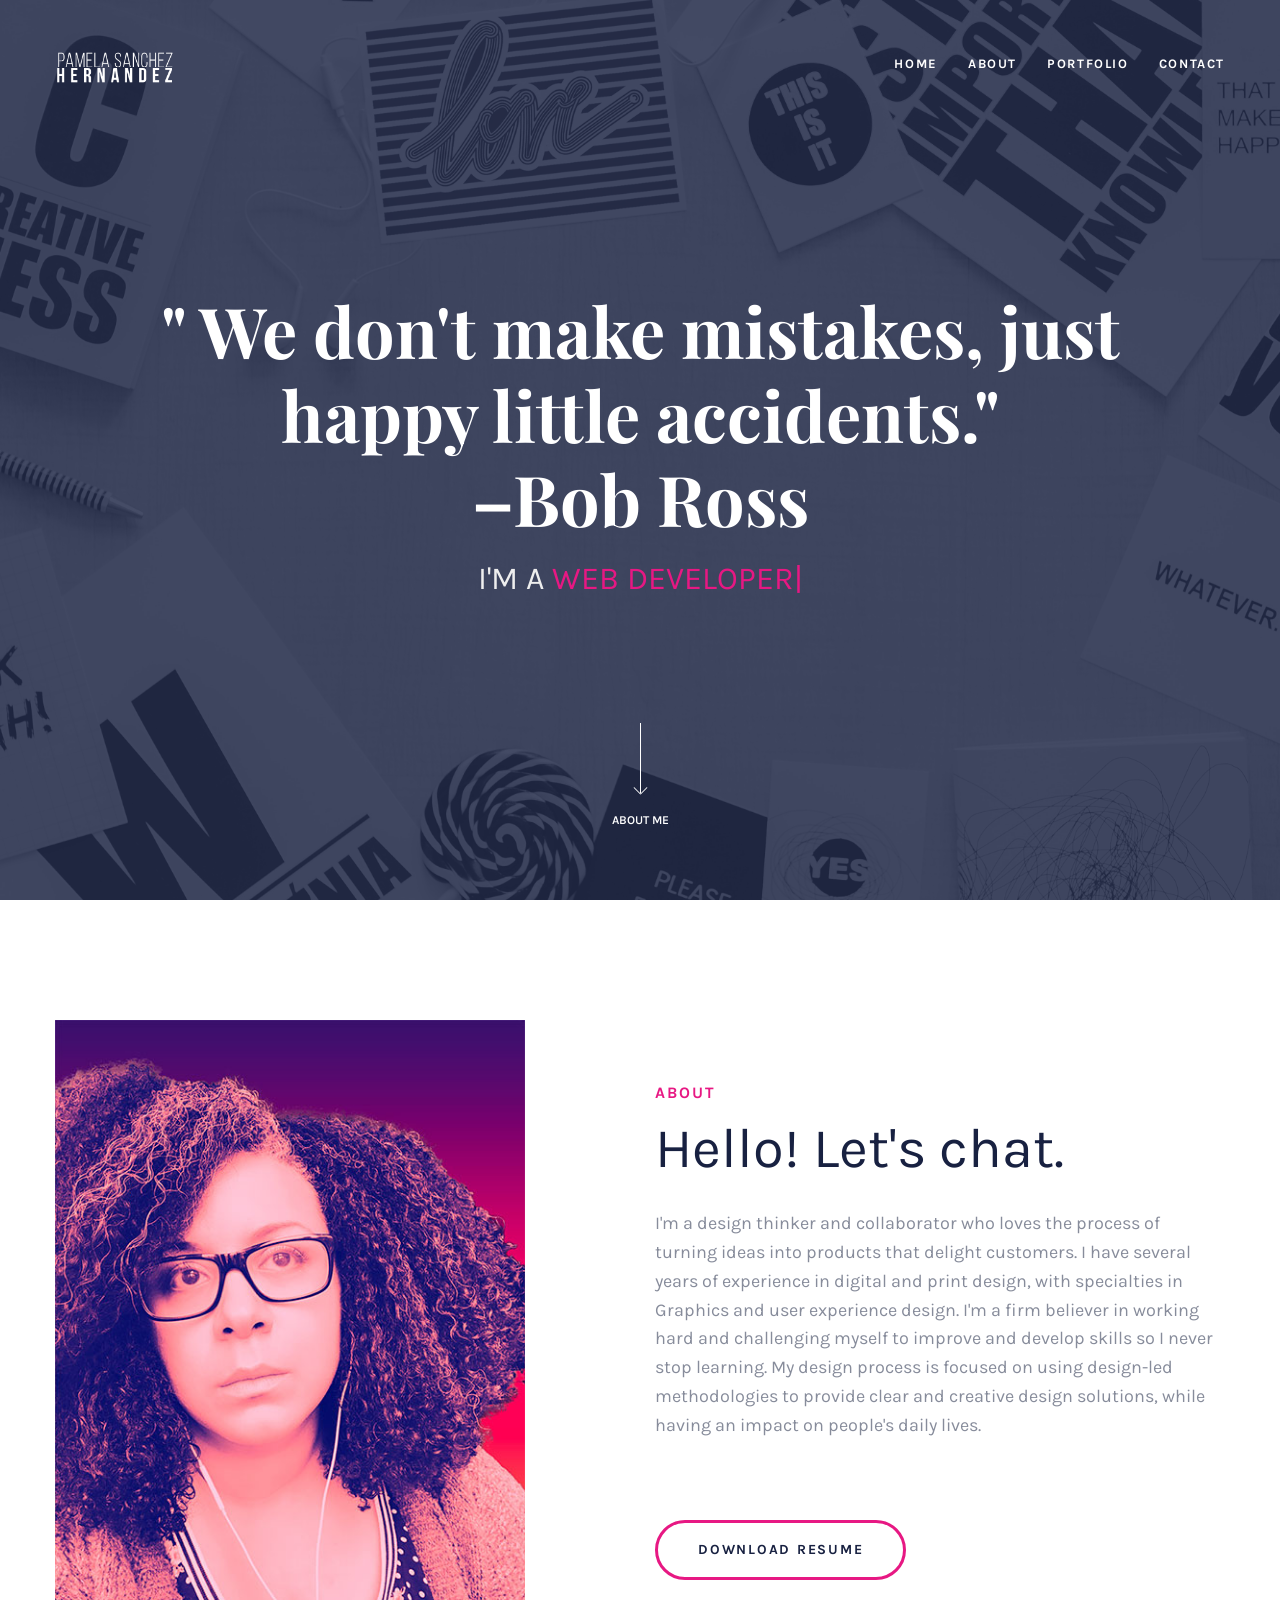
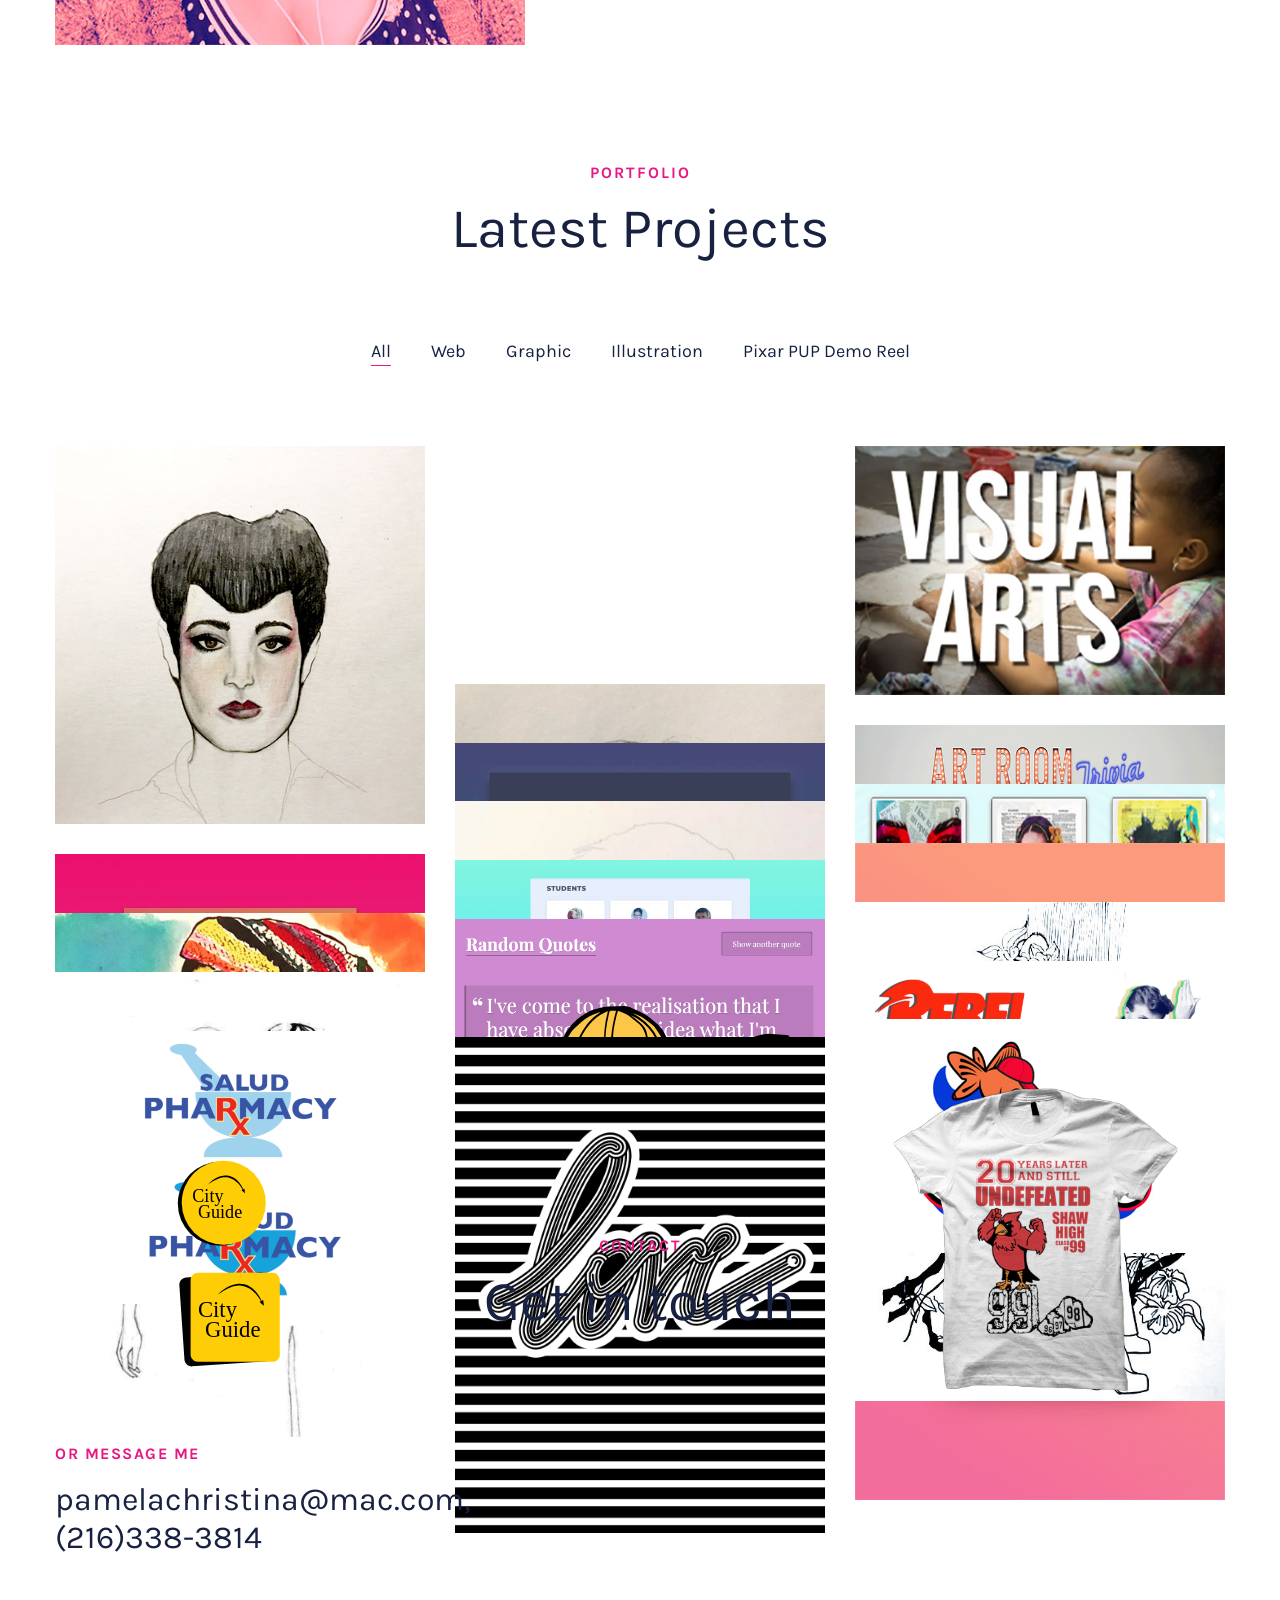
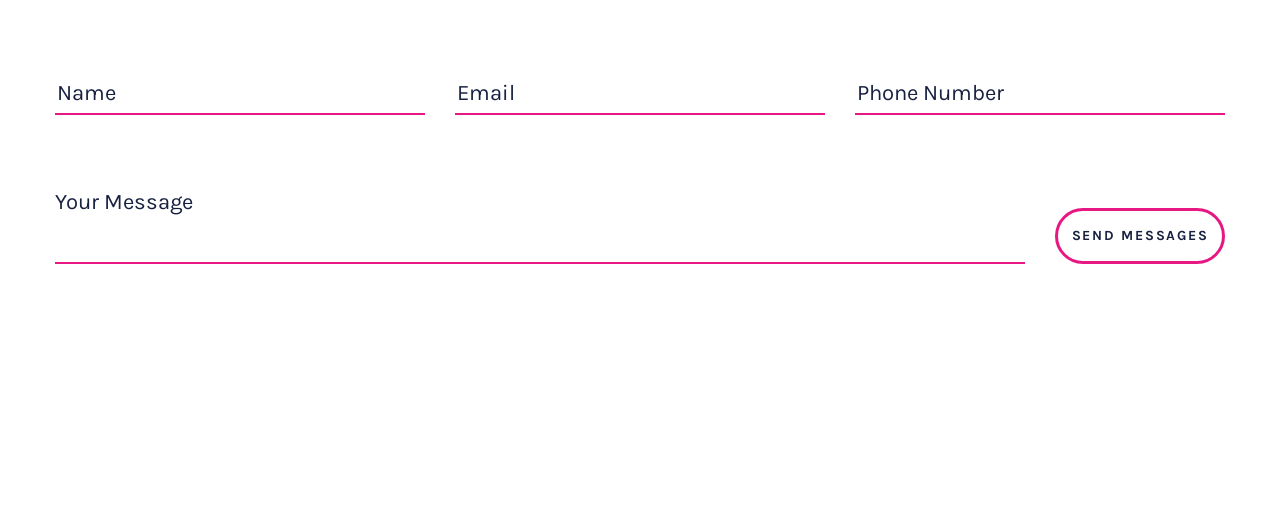
<file: index.html>
<!DOCTYPE html>
<html class="no-js" lang="zxx">

<head>
    <meta charset="utf-8">
    <meta http-equiv="X-UA-Compatible" content="IE=edge">
    <meta name="viewport" content="width=device-width, initial-scale=1.0" />

    <title>Pamela Sanchez Hernandez</title>

    <!--== Favicon ==-->
    <!--<link rel="shortcut icon" href="assets/img/favicon.ico" type="image/x-icon" /> -->

    <!--== Google Fonts ==-->
    <link href="https://fonts.googleapis.com/css?family=Karla:400,400i,700" rel="stylesheet">
    <link href="https://fonts.googleapis.com/css?family=Playfair+Display:400,400i" rel="stylesheet">

    <!-- build:css assets/css/app.min.css -->
   
    <!--== Timeline Min CSS ==-->
    <link href="assets/css/timeline.min.css" rel="stylesheet" />
    <!--== Slicknav Min CSS ==-->
    <link href="assets/css/slicknav.min.css" rel="stylesheet" />
    <!--== Revolution Slider Settings CSS ==-->
    <link href="assets/css/settings.css" rel="stylesheet" />
    <!--== Nice Select Min CSS ==-->
    <link href="assets/css/nice-select.min.css" rel="stylesheet" />
    <!--== Lightslider Min CSS ==-->
    <link href="assets/css/lightslider.min.css" rel="stylesheet" />
    <!--== Magnific Popup Min CSS ==-->
    <link href="assets/css/magnific-popup.min.css" rel="stylesheet" />
    <!--== Leaflet Min CSS ==-->
    <link href="assets/css/leaflet.min.css" rel="stylesheet" />
    <!--== justifiedGallery Min CSS ==-->
    <link href="assets/css/justifiedGallery.min.css" rel="stylesheet" />
    <!--== jQuery UI Min CSS ==-->
    <link href="assets/css/jquery-ui.min.css" rel="stylesheet" />
    <!--== Multi Scroll Min CSS ==-->
    <link href="assets/css/jquery.multiscroll.min.css" rel="stylesheet" />
    <!--== Custom Scrollbar Min CSS ==-->
    <link href="assets/css/jquery.mCustomScrollbar.min.css" rel="stylesheet" />
    <!--== Fullpage Min CSS ==-->
    <link href="assets/css/jquery.fullpage.min.css" rel="stylesheet" />
    <!--== Helper Min CSS ==-->
    <link href="assets/css/helper.min.css" rel="stylesheet" />
    <!--== Animate Min CSS ==-->
    <link href="assets/css/animate.min.css" rel="stylesheet" />
    <!--== Linea Icon Min CSS ==-->
    <link href="assets/css/linea.min.css" rel="stylesheet" />
    <!--== Pe Icon 7 Stroke Min CSS ==-->
    <link href="assets/css/pe-icon-7-stroke.min.css" rel="stylesheet" />
    <!--== Font-Awesome Min CSS ==-->
    <link href="assets/css/font-awesome.min.css" rel="stylesheet" />
    <!--== Bootstrap Min CSS ==-->
    <link href="assets/css/bootstrap.min.css" rel="stylesheet" />

    <!--== Main Style CSS ==-->
    <link href="assets/css/style.min.css" rel="stylesheet" />
    <!-- endbuild -->

    <!--[if lt IE 9]>
<script src="//oss.maxcdn.com/html5shiv/3.7.2/html5shiv.min.js"></script>
<script src="//oss.maxcdn.com/respond/1.4.2/respond.min.js"></script>
<![endif]-->
</head>

<body class="preloader-active">

    <!--== Start Preloader Content ==-->
    <div class="preloader-wrap">
        <div class="preloader">
            <span class="dot"></span>
            <div class="dots">
                <span></span>
                <span></span>
                <span></span>
            </div>
        </div>
    </div>
    <!--== End Preloader Content ==-->











    <!--== Start Header Wrapper ==-->
    <header class="header-area header-scrolling transparent sticky-header">
        <div class="container">
            <div class="row align-items-center">
                <div class="col-5 col-lg-2">
                    <div class="header-logo-area">
                        <a href="index.html">
                            <img class="logo-main" src="assets/img/logo-02.png" alt="Logo" />
                            <img class="logo-light" src="assets/img/logo-light2-02.png" alt="Logo" />
                        </a>
                    </div>
                </div>

                <div class="col-7 col-lg-10">
                    <div class="header-navigation-area d-none d-lg-block">
                        <ul class="main-menu nav justify-content-end">
                            <li><a class="smooth-scroll-link" href="#">Home</a></li>
                            <li><a class="smooth-scroll-link" href="#about">About</a></li>
                            <li><a class="smooth-scroll-link" href="#portfolios">Portfolio</a></li>
                            <li><a class="smooth-scroll-link" href="#contact">Contact</a></li>
                        </ul>
                    </div>

                    <div class="header-action-area d-lg-none text-right">
                        <button class="btn-menu"><i class="fa fa-bars"></i></button>
                    </div>
                </div>
            </div>
        </div>
    </header>
    <!--== End Header Wrapper ==-->




    <main class="site-wrapper site-wrapper-reveal">
        <!--== Start Freelancer Hero Area ==-->
        <div class="freelancer-hero-wrapper parallax bg-img" data-bg="assets/img/banner/hero-bgcopy.jpg">
            <div class="container h-100">
                <div class="row align-items-center h-100">
                    <div class="col-12 text-center">
                        <div class="freelancer-hero-content">
                            <h2>" We don't make mistakes, just happy little accidents."<br>–Bob Ross</h2>
                            <h4>I'm a <span id="typed"></span></h4>
                            <div id="typed-strings" class="d-none">
                                <p>web developer</p>
                                <p>javascript developer</p>
                                <p>UX / UI developer</p>
                                <p>Illustrator</p>
                            </div>
                        </div>
                    </div>
                </div>
            </div>

            <!-- Animation Button -->
            <a href="#about" class="smooth-scroll-link hero-animate-btn"><i class="icon-arrows-down"></i> About Me</a>
        </div>
        <!--== End Freelancer Hero Area ==-->









        <!--== Start About Area ==-->
        <section class="about about-modern sp-top" id="about">
            <div class="container">
                <div class="row align-items-center">
                    <div class="col-lg-5">
                        <figure class="about-thumb about-freelancer">
                            <img src="assets/img/Selfie.jpg" alt="PSH-About" />
                        </figure>
                    </div>

                    <div class="col-lg-6 ml-auto">
                        <div class="about-content">
                            <div class="section-title mb-0">
                                <h5>About</h5>
                                <h2>Hello! Let's chat.</h2>
                                <p>I'm a design thinker and collaborator who loves the process of turning ideas into products that delight customers. I have several years of experience in digital and print design, with specialties in Graphics and user experience design.
                                I'm a firm believer in working hard and challenging myself to improve and develop skills so I never stop learning. My design process is focused on using design-led methodologies to provide clear and creative design solutions, while having an impact on people's daily lives. </p>

                                <div class="skill-content-wrapper mt-55 mt-sm-30 mb-40 mb-sm-30">
                                    <div class="skill-wrapper">
                                        <!-- Start Skills Item #1 -->
                                       <!-- <div class="progress-bar-item">
                                            <div class="progress-info">
                                                <span class="progress-info__title">UI/UX</span>
                                                <span class="progress-info__percent percent"></span>
                                            </div>

                                            <div class="progress-line">
                                                <div class="progress-line-bar" data-percent="85%"></div>
                                            </div>
                                        </div>

                                       Start Skills Item #2 
                                        <div class="progress-bar-item">
                                            <div class="progress-info">
                                                <span class="progress-info__title">IDEAS</span>
                                                <span class="progress-info__percent percent"></span>
                                            </div>

                                            <div class="progress-line">
                                                <div class="progress-line-bar" data-percent="80%"></div>
                                            </div>
                                        </div>

                                         Start Skills Item #3 
                                        <div class="progress-bar-item">
                                            <div class="progress-info">
                                                <span class="progress-info__title">MARKETING</span>
                                                <span class="progress-info__percent percent"></span>
                                            </div>

                                            <div class="progress-line">
                                                <div class="progress-line-bar" data-percent="70%"></div>
                                            </div>
                                        </div>

                                         Start Skills Item #4 
                                        <div class="progress-bar-item">
                                            <div class="progress-info">
                                                <span class="progress-info__title">ILLUSTRATION</span>
                                                <span class="progress-info__percent percent"></span>
                                            </div>

                                            <div class="progress-line">
                                                <div class="progress-line-bar" data-percent="75%"></div>
                                            </div>
                                        </div> -->
                                    </div>
                                </div>

                                <a href="assets/img/Pamela's Resume_updated.pdf" class="btn btn-bordered" download="Pamela'sResume-2020.pdf">Download Resume</a>
                            </div>
                        </div>
                    </div>
                </div>
            </div>
        </section>
        <!--== End About Area ==-->


    





        <!--== Start Portfolio Area ==-->
        <section class="portfolio-area-wrapper sm-top" id="portfolios">
            <div class="container">
                <div class="row">
                    <div class="col-12 text-center">
                        <div class="section-title">
                            <h5>Portfolio</h5>
                            <h2>Latest Projects</h2>
                        </div>
                    </div>
                </div>

                <div class="row">
                    <div class="col-12">
                        <!-- Start Portfolio Filter Menu -->
                        <div class="filter-menu-wrap mb-80 mb-md-60 mb-sm-40">
                            <ul class="filter-menu nav justify-content-center">
                               <li class="active ht-tooltip" data-tippy-content="10" data-filter="*" tabindex="0">All</li> 
                                <li class="ht-tooltip" data-tippy-content="03" data-filter=".brand" tabindex="0">Web</li>
                                <li class="ht-tooltip" data-tippy-content="02" data-filter=".graphic" tabindex="0">Graphic</li>
                                <li class="ht-tooltip" data-tippy-content="06" data-filter=".illus" tabindex="0">Illustration</li>
                                <li class="ht-tooltip" data-tippy-content="03" data-filter=".photo" tabindex="0">Pixar PUP Demo Reel</li>
                            </ul>
                        </div>
                        <!-- End Portfolio Filter Menu -->

                        <!-- Start Portfolio Content -->
                        <div class="portfolio-content-wrap">
                            <div class="row filter-content mtn-30">
                                <div class="col-sm-6 col-lg-4 illus">
                                    <!-- Start Portfolio Item -->
                                    <div class="portfolio-item">
                                        <div class="portfolio-item__thumb">
                                            <a href="portfolio-details.html"><img src="assets/img/portfolio/details/realistic woman.jpg" alt="PSH-Portfolio" /></a>
                                        </div>
                                        <div class="portfolio-item__info">
                                            <h3 class="title"><a href="portfolio-details.html">Fashion Drawing 01</a></h3>
                                            <a href="portfolio-details.html" class="btn-bordered-small" class="category">Illustration</a>
                                        </div>
                                    </div>
                                    <!-- End Portfolio Item -->
                                </div>

                                <div class="col-sm-6 col-lg-4 photo">
                                    <!-- Start Portfolio Item -->
                                    <div class="portfolio-item">
                                      <!--  <div class="portfolio-item__thumb">
                                            <a href="portfolio-details.html"><img src="assets/img/portfolio/details/realistic woman.jpg" alt="PSH-Portfolio" /></a>
                                        </div>
                                        <div class="portfolio-item__info">
                                            <h3 class="title"><a href="portfolio-details.html">Fashion Drawing 01</a></h3>
                                            <a href="portfolio-details.html" class="btn-bordered-small" class="category">Illustration</a>
                                        </div>-->
                                        <div style="padding:56.25% 0 0 0;position:relative;"><iframe src="https://player.vimeo.com/video/676993847?h=e51fc8f6f1&amp;badge=0&amp;autopause=0&amp;player_id=0&amp;app_id=58479" frameborder="0" allow="autoplay; fullscreen; picture-in-picture" allowfullscreen style="position:absolute;top:0;left:0;width:100%;height:100%;" title="Pixar PUP Demo Reel 2022"></iframe></div><script src="https://player.vimeo.com/api/player.js"></script>
                                    </div>
                                    <!-- End Portfolio Item -->
                                </div>

                                <div class="col-sm-6 col-lg-4 brand">
                                    <!-- Start Portfolio Item -->
                                    <div class="portfolio-item">
                                        <div class="portfolio-item__thumb">
                                            <a href="portfolio-details.html"><img src="assets/img/portfolio/details/rainey.jpg" alt="PSH-Portfolio" /></a>
                                        </div>
                                        <div class="portfolio-item__info">
                                            <h3 class="title"><a href="https://raineyinstitute.org/">Rainey Institute</a></h3>
                                            <a href="https://raineyinstitute.org/" class="btn-bordered-small" class="category">Web</a>
                                        </div>
                                    </div>
                                    <!-- End Portfolio Item -->
                                </div>

                                <div class="col-sm-6 col-lg-4 illus">
                                    <!-- Start Portfolio Item -->
                                    <div class="portfolio-item">
                                        <div class="portfolio-item__thumb">
                                            <a href="portfolio-details.html"><img src="assets/img/portfolio/details/illus2.jpg" alt="PSH-Portfolio" /></a>
                                        </div>
                                        <div class="portfolio-item__info">
                                            <h3 class="title"><a href="portfolio-details.html">Fashion Drawing 02</a></h3>
                                            <a href="portfolio-details.html" class="btn-bordered-small" class="category">Illustration</a>
                                        </div>
                                    </div>
                                    <!-- End Portfolio Item -->
                                </div>

                                <div class="col-sm-6 col-lg-4 brand">
                                    <!-- Start Portfolio Item -->
                                    <div class="portfolio-item">
                                        <div class="portfolio-item__thumb">
                                            <a href="https://pamelachristina.github.io/triviaGame/"><img src="assets/img/portfolio/justified/Art-room-triva-game600x600.gif" alt="Portfolio" /></a>
                                        </div>
                                        <div class="portfolio-item__info">
                                            <h3 class="title"><a href="https">Art Trivia</a></h3>
                                            <a href="https://pamelachristina.github.io/triviaGame/" class="btn-bordered-small" class="category">Web</a>
                                        </div>
                                    </div>
                                    <!-- End Portfolio Item -->
                                </div>


                                <div class="col-sm-6 col-lg-4 brand">
                                    <!-- Start Portfolio Item -->
                                    <div class="portfolio-item">
                                        <div class="portfolio-item__thumb">
                                            <a href="https://pamelachristina.github.io/GameShowApp/"><img src="assets/img/portfolio/details/phrase-hunter.jpg" alt="Portfolio" /></a>
                                        </div>
                                        <div class="portfolio-item__info">
                                            <h3 class="title"><a href="https">Phrase Hunter</a></h3>
                                            <a href="https://pamelachristina.github.io/GameShowApp/" class="btn-bordered-small" class="category">Web</a>
                                            <a href="https://github.com/Pamelachristina/GameShowApp/" class="btn-bordered-small" class="category">GitHub</a>
                                        </div>
                                    </div>
                                    <!-- End Portfolio Item -->
                                </div>

                                <div class="col-sm-6 col-lg-4 brand">
                                    <!-- Start Portfolio Item -->
                                    <div class="portfolio-item">
                                        <div class="portfolio-item__thumb">
                                            <a href="https://click-art-game.herokuapp.com"><img src="assets/img/portfolio/clickgame.jpg" alt="Portfolio" /></a>
                                        </div>
                                        <div class="portfolio-item__info">
                                            <h3 class="title"><a href="https://click-art-game.herokuapp.com">Clicky Game</a></h3>
                                           <!-- <p class="description">A memory game created with React. The applications UI is broken up into components, a managed component state and user events.</p>-->
                                            <a href="https://click-art-game.herokuapp.com" class="btn-bordered-small" class="category">Web</a>
                                            <a href="https://github.com/Pamelachristina/ClickyGame"  class="btn-bordered-small" class="category">GitHub</a>
                                        </div>
                                    </div>
                                    <!-- End Portfolio Item -->
                                </div>

                                <div class="col-sm-6 col-lg-4 illus">
                                    <!-- Start Portfolio Item -->
                                    <div class="portfolio-item">
                                        <div class="portfolio-item__thumb">
                                            <a href="portfolio-details.html"><img src="assets/img/portfolio/details/illus3.jpg" alt="PSH-Portfolio" /></a>
                                        </div>
                                        <div class="portfolio-item__info">
                                            <h3 class="title"><a href="portfolio-details.html">Fashion Drawing 03</a></h3>
                                            <a href="portfolio-details.html" class="btn-bordered-small" class="category">Illustration</a>
                                        </div>
                                    </div>
                                    <!-- End Portfolio Item -->
                                </div>

                                <div class="col-sm-6 col-lg-4 brand ">
                                    <!-- Start Portfolio Item -->
                                    <div class="portfolio-item">
                                        <div class="portfolio-item__thumb">
                                            <a href="portfolio-details.html"><img src="assets/img/portfolio/details/EatDaBurger2020.jpg" alt="Portfolio" /></a>
                                        </div>
                                        <div class="portfolio-item__info">
                                            <h3 class="title"><a href="https://xd.adobe.com/view/af3ade85-679a-45ce-b6c3-409ceeb29401-fa69/?fullscreen">Eat Da Burger</a></h3>
                                           <!-- <p class="description">A memory game created with React. The applications UI is broken up into components, a managed component state and user events.</p>-->
                                            <a href="https://xd.adobe.com/view/af3ade85-679a-45ce-b6c3-409ceeb29401-fa69/?fullscreen"  class="btn-bordered-small" class="category">UI Design</a>
                                            
                                        </div>
                                    </div>
                                    <!-- End Portfolio Item -->
                                </div>

                                <div class="col-sm-6 col-lg-4 brand ">
                                    <!-- Start Portfolio Item -->
                                    <div class="portfolio-item">
                                        <div class="portfolio-item__thumb">
                                            <a href="portfolio-details.html"><img src="assets/img/portfolio/details/Interactive-form.jpg" alt="Portfolio" /></a>
                                        </div>
                                        <div class="portfolio-item__info">
                                            <h3 class="title">Interactive Form</h3>
                                           <!-- <p class="description"> </p> -->
                                            <a href="https://pamelachristina.github.io/interactive-form/"  class="btn-bordered-small" class="category">Web</a>
                                            <a href="https://github.com/Pamelachristina/interactive-form"  class="btn-bordered-small" class="category">GitHub</a>
                                            
                                        </div>
                                    </div>
                                    <!-- End Portfolio Item -->
                                </div>

                                <div class="col-sm-6 col-lg-4 brand">
                                    <!-- Start Portfolio Item -->
                                    <div class="portfolio-item">
                                        <div class="portfolio-item__thumb">
                                            <a href="portfolio-details.html"><img src="assets/img/portfolio/details/pagination-filtering.jpg" alt="Portfolio" /></a>
                                        </div>
                                        <div class="portfolio-item__info">
                                            <h3 class="title">Pagination-Filtering</a></h3>
                                            <a href="https://pamelachristina.github.io/dataPaginationFiltering/" class="btn-bordered-small" class="category">Web</a>
                                            <a href="https://github.com/Pamelachristina/dataPaginationFiltering" class="btn-bordered-small" class="category">GitHub</a>
                                        </div>
                                    </div>
                                    <!-- End Portfolio Item -->
                                </div>

                                

                                <div class="col-sm-6 col-lg-4 illus ">
                                    <!-- Start Portfolio Item -->
                                    <div class="portfolio-item">
                                        <div class="portfolio-item__thumb">
                                            <a href="portfolio-details.html"><img src="assets/img/portfolio/details/lineDraw.jpg" alt="PSH-Portfolio" /></a>
                                        </div>
                                        <div class="portfolio-item__info">
                                            <h3 class="title"><a href="portfolio-details.html">Fashion Drawing 04</a></h3>
                                            <a href="portfolio-details.html" class="btn-bordered-small" class="category">Illustration</a>
                                        </div>
                                    </div>
                                    <!-- End Portfolio Item -->
                                </div>

                                <div class="col-sm-6 col-lg-4  illus">
                                    <!-- Start Portfolio Item -->
                                    <div class="portfolio-item">
                                        <div class="portfolio-item__thumb">
                                            <a href="portfolio-details.html"><img src="assets/img/portfolio/details/African woman drawing.jpg" alt="PSH-Portfolio" /></a>
                                        </div>
                                        <div class="portfolio-item__info">
                                            <h3 class="title"><a href="portfolio-details.html">Fashion Drawing 06</a></h3>
                                            <a href="portfolio-details.html" class="btn-bordered-small" class="category">Illustration</a>
                                        </div>
                                    </div>
                                    <!-- End Portfolio Item -->
                                </div>

                                <div class="col-sm-6 col-lg-4 brand">
                                    <!-- Start Portfolio Item -->
                                    <div class="portfolio-item">
                                        <div class="portfolio-item__thumb">
                                            <a href="https://pamelachristina.github.io/RandomQuoteGen/"><img src="assets/img/portfolio/randomQuoteGen.png" alt="Arden-Portfolio" /></a>
                                        </div>
                                        <div class="portfolio-item__info">
                                            <h3 class="title"><a href="https://pamelachristina.github.io/RandomQuoteGen/">Random Quote Generator</a></h3>
                                           <!-- <p class="description">Random quote generator built using vanilla JS. </p> -->
                                            <a href="https://pamelachristina.github.io/RandomQuoteGen/"  class="btn-bordered-small" class="category">Web</a>
                                            <a href="https://github.com/Pamelachristina/RandomQuoteGen"  class="btn-bordered-small" class="category">GitHub</a>
                                        </div>
                                    </div>
                                    <!-- End Portfolio Item -->
                                </div>

                                <div class="col-sm-6 col-lg-4 brand ">
                                    <!-- Start Portfolio Item -->
                                    <div class="portfolio-item">
                                        <div class="portfolio-item__thumb">
                                            <a href="portfolio-details.html"><img src="assets/img/portfolio/Screen Shot 2020-09-24 at 3.06.01 AM.png" alt="PSH-Portfolio" /></a>
                                        </div>
                                        <div class="portfolio-item__info">
                                            <h3 class="title"><a href="portfolio-details.html">Bowie Hangman Game (under-construction) 11</a></h3>
                                            <a href="portfolio-details.html" class="btn-bordered-small"  class="category">Web</a>
                                            <a href="https://github.com/Pamelachristina/Word-Guess-Game"  class="btn-bordered-small" class="category">GitHub</a>
                                        </div>
                                    </div>
                                    <!-- End Portfolio Item -->
                                </div> 

                                <div class="col-sm-6 col-lg-4  illus">
                                    <!-- Start Portfolio Item -->
                                    <div class="portfolio-item">
                                        <div class="portfolio-item__thumb">
                                            <a href="portfolio-details.html"><img src="assets/img/portfolio/details/fashionIllus.jpg" alt="PSH-Portfolio" /></a>
                                        </div>
                                        <div class="portfolio-item__info">
                                            <h3 class="title"><a href="portfolio-details.html">Fashion Drawing 05</a></h3>
                                            <a href="portfolio-details.html" class="btn-bordered-small" class="category">Illustration</a>
                                        </div>
                                    </div>
                                    <!-- End Portfolio Item -->
                                </div>

                                <div class="col-sm-6 col-lg-4 graphic ">
                                    <!-- Start Portfolio Item -->
                                    <div class="portfolio-item">
                                        <div class="portfolio-item__thumb">
                                            <a href="https:"><img src="assets/img/portfolio/AAA construction.svg" alt="Portfolio" /></a>
                                        </div>
                                        <div class="portfolio-item__info">
                                            <h3 class="title"><a href="https">Logo Design 1</a></h3>
                                            <a href="portfolio-details.html" class="btn-bordered-small" class="category">Graphic</a>
                                        </div>
                                    </div>
                                    <!-- End Portfolio Item -->
                                </div>

                                <div class="col-sm-6 col-lg-4 graphic ">
                                    <!-- Start Portfolio Item -->
                                    <div class="portfolio-item">
                                        <div class="portfolio-item__thumb">
                                            <a href="portfolio-details.html"><img src="assets/img/portfolio/ceramworkslogo.jpg" alt="PSH-Portfolio" /></a>
                                        </div>
                                        <div class="portfolio-item__info">
                                            <h3 class="title"><a href="https:">Logo Design 2</a></h3>
                                            <a href="portfolio-details.html" class="btn-bordered-small" class="category">Graphic</a>
                                        </div>
                                    </div>
                                    <!-- End Portfolio Item -->
                                </div>

                                <div class="col-sm-6 col-lg-4 graphic ">
                                    <!-- Start Portfolio Item -->
                                    <div class="portfolio-item">
                                        <div class="portfolio-item__thumb">
                                            <a href="portfolio-details.html"><img src="assets/img/portfolio/saludRXlogo.png" alt="PSH-Portfolio" /></a>
                                        </div>
                                        <div class="portfolio-item__info">
                                            <h3 class="title"><a href="https:">Logo Design 3</a></h3>
                                            <a href="portfolio-details.html" class="btn-bordered-small" class="category">Graphic</a>
                                        </div>
                                    </div>
                                    <!-- End Portfolio Item -->
                                </div>

                                <div class="col-sm-6 col-lg-4 graphic ">
                                    <!-- Start Portfolio Item -->
                                    <div class="portfolio-item">
                                        <div class="portfolio-item__thumb">
                                            <a href="portfolio-details.html"><img src="assets/img/portfolio/love.png" alt="PSH-Portfolio" /></a>
                                        </div>
                                        <div class="portfolio-item__info">
                                            <h3 class="title"><a href="https:">Graphic Design</a></h3>
                                            <a href="portfolio-details.html" class="btn-bordered-small" class="category">Graphic</a>
                                        </div>
                                    </div>
                                    <!-- End Portfolio Item -->
                                </div>

                                <div class="col-sm-6 col-lg-4 graphic ">
                                    <!-- Start Portfolio Item -->
                                    <div class="portfolio-item">
                                        <div class="portfolio-item__thumb">
                                            <a href="portfolio-details.html"><img src="assets/img/portfolio/SHSwhite.png" alt="PSH-Portfolio" /></a>
                                        </div>
                                        <div class="portfolio-item__info">
                                            <h3 class="title"><a href="portfolio-details.html">T-Shirt Design</a></h3>
                                            <a href="portfolio-details.html"  class="btn-bordered-small" class="category">Graphic</a>
                                        </div>
                                    </div>
                                    <!-- End Portfolio Item -->
                                </div> 

                                <div class="col-sm-6 col-lg-4 graphic ">
                                    <!-- Start Portfolio Item -->
                                    <div class="portfolio-item">
                                        <div class="portfolio-item__thumb">
                                            <a href="portfolio-details.html"><img src="assets/img/portfolio/cityGuideLogo.svg" alt="PSH-Portfolio" /></a>
                                        </div>
                                        <div class="portfolio-item__info">
                                            <h3 class="title"><a href="portfolio-details.html">Logo Design 4</a></h3>
                                            <a href="portfolio-details.html" class="btn-bordered-small" class="category">Graphic</a>
                                        </div>
                                    </div>
                                    <!-- End Portfolio Item -->
                                </div> 
                            </div>
                        </div>
                        <!-- End Portfolio Content -->
                    </div>
                </div>
            </div>
        </section>
        <!--== End Portfolio Area ==-->










        <!--== Start Contact Area ==-->
        <div class="contact-area-wrapper sp-y" id="contact">
            <div class="container">
                <div class="row">
                    <div class="col-12 text-center">
                        <div class="section-title ">
                            <h5>Contact</h5>
                            <h2>Get in touch</h2>
                        </div>
                    </div>
                </div>

                <div class="row">
                    <div class="col-12">
                        <div class="call-to-contact">
                            <div class="row">
                                
                                <div class="col-md-6 mt-sm-25">
                                    <h5>OR MESSAGE ME</h5>
                                    <h4 class="mb-0">pamelachristina@mac.com, <br>(216)338-3814</h4>
                                </div>
                            </div>
                        </div>

                        <div class="contact-form-wrap sm-top-wp">
                            <form id="contact-form" action="http://whizthemes.com/mail-php/raju/arden/mail.php" method="post">
                                <div class="contact-from-content mtn-70 mtn-sm-30">
                                    <div class="row">
                                        <div class="col-md-4">
                                            <div class="form-input-item">
                                                <input type="text" name="con_name" placeholder="Name" required />
                                            </div>
                                        </div>

                                        <div class="col-md-4">
                                            <div class="form-input-item">
                                                <input type="email" name="con_email" placeholder="Email" required />
                                            </div>
                                        </div>

                                        <div class="col-md-4">
                                            <div class="form-input-item">
                                                <input type="text" name="con_phone" placeholder="Phone Number" />
                                            </div>
                                        </div>
                                    </div>
                                    <div class="row align-items-end">
                                        <div class="col-lg-10">
                                            <div class="form-input-item">
                                                <label for="message" class="sr-only">Message</label>
                                                <textarea name="con_message" id="message" cols="30" rows="2" placeholder="Your Message" required></textarea>
                                            </div>
                                        </div>

                                        <div class="col-lg-2">
                                            <div class="form-input-item">
                                                <button class="btn btn-bordered">Send Messages</button>
                                            </div>
                                        </div>
                                    </div>
                                </div>

                                <!-- Message Notification -->
                                <div class="form-message"></div>
                            </form>
                        </div>
                    </div>
                </div>
            </div>
        </div>
        <!--== End Contact Area ==-->

    </main>







    <!--== Start Footer Area Wrapper ==-->
    <footer class="footer-area reveal-footer footer-area--layout-2 bg-softWhite">
        <div class="container">
            <div class="row align-items-center">
                <div class="col-md-6">
                    <nav class="footer-menu-wrap">
                        <ul class="footer-menu nav justify-content-center justify-content-md-start">
                            <li><a class="smooth-scroll-link" href="#portfolios">Latest Projects</a></li>
                            <li><a class="smooth-scroll-link" href="#contact">Contact Me</a></li>
                        </ul>
                    </nav>
                </div>
                <div class="col-md-6 text-center text-md-right">
                    <div class="copyright-txt mt-sm-10">
                        <p>&copy; Pamela Sanchez Hernandez 2020. Made with <span class="text-danger">&hearts;</span></p>
                    </div>
                </div>
            </div>
        </div>
    </footer>
    <!--== End Footer Area Wrapper ==-->




    <!-- Scroll Top Button -->
    <button class="btn-scroll-top"><i class="fa fa-angle-up"></i></button>


    <!-- Start Off Canvas Menu Wrapper -->
    <aside class="off-canvas-wrapper">
        <div class="off-canvas-inner">
            <!-- Start Off Canvas Content Wrapper -->
            <div class="off-canvas-content">
                <!-- Off Canvas Header -->
                <div class="off-canvas-header">
                    <div class="logo-area">
                        <a href="index.html"><img src="assets/img/logo-02.png" alt="Logo" /></a>
                    </div>
                    <div class="close-action">
                        <button class="btn-close"><i class="pe-7s-close"></i></button>
                    </div>
                </div>

                <div class="off-canvas-item">
                    <!-- Start Mobile Menu Wrapper -->
                    <div class="res-mobile-menu">
                        <!-- Note Content Auto Generate By Jquery From Main Menu -->
                    </div>
                    <!-- End Mobile Menu Wrapper -->
                </div>
            </div>
            <!-- End Off Canvas Content Wrapper -->
        </div>
    </aside>
    <!-- End Off Canvas Menu Wrapper -->




    <!--=======================Javascript============================-->
    <!-- build:js assets/js/app.min.js -->
    <!--=== Modernizr Min Js ===-->
    <script src="assets/js/modernizr-3.6.0.min.js"></script>
    <!--=== jQuery Min Js ===-->
    <script src="assets/js/jquery-3.3.1.min.js"></script>
    <!--=== jQuery Migration Min Js ===-->
    <script src="assets/js/jquery-migrate-1.2.1.min.js"></script>
    <!--=== Popper Min Js ===-->
    <script src="assets/js/popper.min.js"></script>
    <!--=== Bootstrap Min Js ===-->
    <script src="assets/js/bootstrap.min.js"></script>
    <!--=== CounterUp Min Js ===-->
    <script src="assets/js/counterup.min.js"></script>
    <!--=== Isotope Min Js ===-->
    <script src="assets/js/isotope.pkgd.min.js"></script>
    <!--=== jQuery AjaxChimp Min Js ===-->
    <script src="assets/js/jquery.ajaxchimp.min.js"></script>
    <!--=== jQuery Appear Min Js ===-->
    <script src="assets/js/jquery.appear.js"></script>
    <!--=== jQuery Countdown Min Js ===-->
    <script src="assets/js/jquery.countdown.min.js"></script>
    <!--=== jQuery EasyPieChart Min Js ===-->
    <script src="assets/js/jquery.easypiechart.min.js"></script>
    <!--=== Fullapage Min Js ===-->
    <script src="assets/js/jquery.fullpage.min.js"></script>
    <!--=== JustifiedGallery Min Js ===-->
    <script src="assets/js/jquery.justifiedGallery.min.js"></script>
    <!--=== Magnific Popup Min Js ===-->
    <script src="assets/js/jquery.magnific-popup.min.js"></script>
    <!--=== MatchHeight Min Js ===-->
    <script src="assets/js/jquery.matchHeight-min.js"></script>
    <!--=== mCustomScrollbar Min Js ===-->
    <script src="assets/js/jquery.mCustomScrollbar.min.js"></script>
    <!--=== multiscroll Min Js ===-->
    <script src="assets/js/jquery.multiscroll.min.js"></script>
    <!--=== Nice Select Min Js ===-->
    <script src="assets/js/jquery.nice-select.min.js"></script>
    <!--=== Slicknav Min Js ===-->
    <script src="assets/js/jquery.slicknav.min.js"></script>
    <!--=== Sticky Sidebar Min Js ===-->
    <script src="assets/js/jquery.sticky-sidebar.min.js"></script>
    <!--=== jquery UI Min Js ===-->
    <script src="assets/js/jquery-ui.min.js"></script>
    <!--=== Leaflet Min Js ===-->
    <script src="assets/js/leaflet.min.js"></script>
    <!--=== Light Slider Min Js ===-->
    <script src="assets/js/lightslider.min.js"></script>
    <!--=== Parallax Min Js ===-->
    <script src="assets/js/parallax.min.js"></script>
    <!--=== Tippy Min Js ===-->
    <script src="assets/js/tippy.all.min.js"></script>
    <!--=== Typed Min Js ===-->
    <script src="assets/js/typed.min.js"></script>
    <!--=== Waypoint Min Js ===-->
    <script src="assets/js/waypoint.min.js"></script>

    <!--=== Active Js ===-->
    <script src="assets/js/active.js"></script>

    <!-- REVOLUTION JS FILES -->
    <script src="assets/js/revslider/jquery.themepunch.tools.min.js"></script>
    <script src="assets/js/revslider/jquery.themepunch.revolution.min.js"></script>


    <!-- SLIDER REVOLUTION 5.0 EXTENSIONS  (Load Extensions only on Local File Systems !  The following part can be removed on Server for On Demand Loading) -->
    <script src="assets/js/revslider/extensions/revolution.extension.actions.min.js"></script>
    <script src="assets/js/revslider/extensions/revolution.extension.carousel.min.js"></script>
    <script src="assets/js/revslider/extensions/revolution.extension.kenburn.min.js"></script>
    <script src="assets/js/revslider/extensions/revolution.extension.layeranimation.min.js"></script>
    <script src="assets/js/revslider/extensions/revolution.extension.migration.min.js"></script>
    <script src="assets/js/revslider/extensions/revolution.extension.navigation.min.js"></script>
    <script src="assets/js/revslider/extensions/revolution.extension.parallax.min.js"></script>
    <script src="assets/js/revslider/extensions/revolution.extension.slideanims.min.js"></script>
    <script src="assets/js/revslider/extensions/revolution.extension.video.min.js"></script>

    <!--=== REVOLUTION JS ===-->
    <script src="assets/js/revslider/rev-active.js"></script>

    <!-- endbuild -->

</body>

</html>
</file>
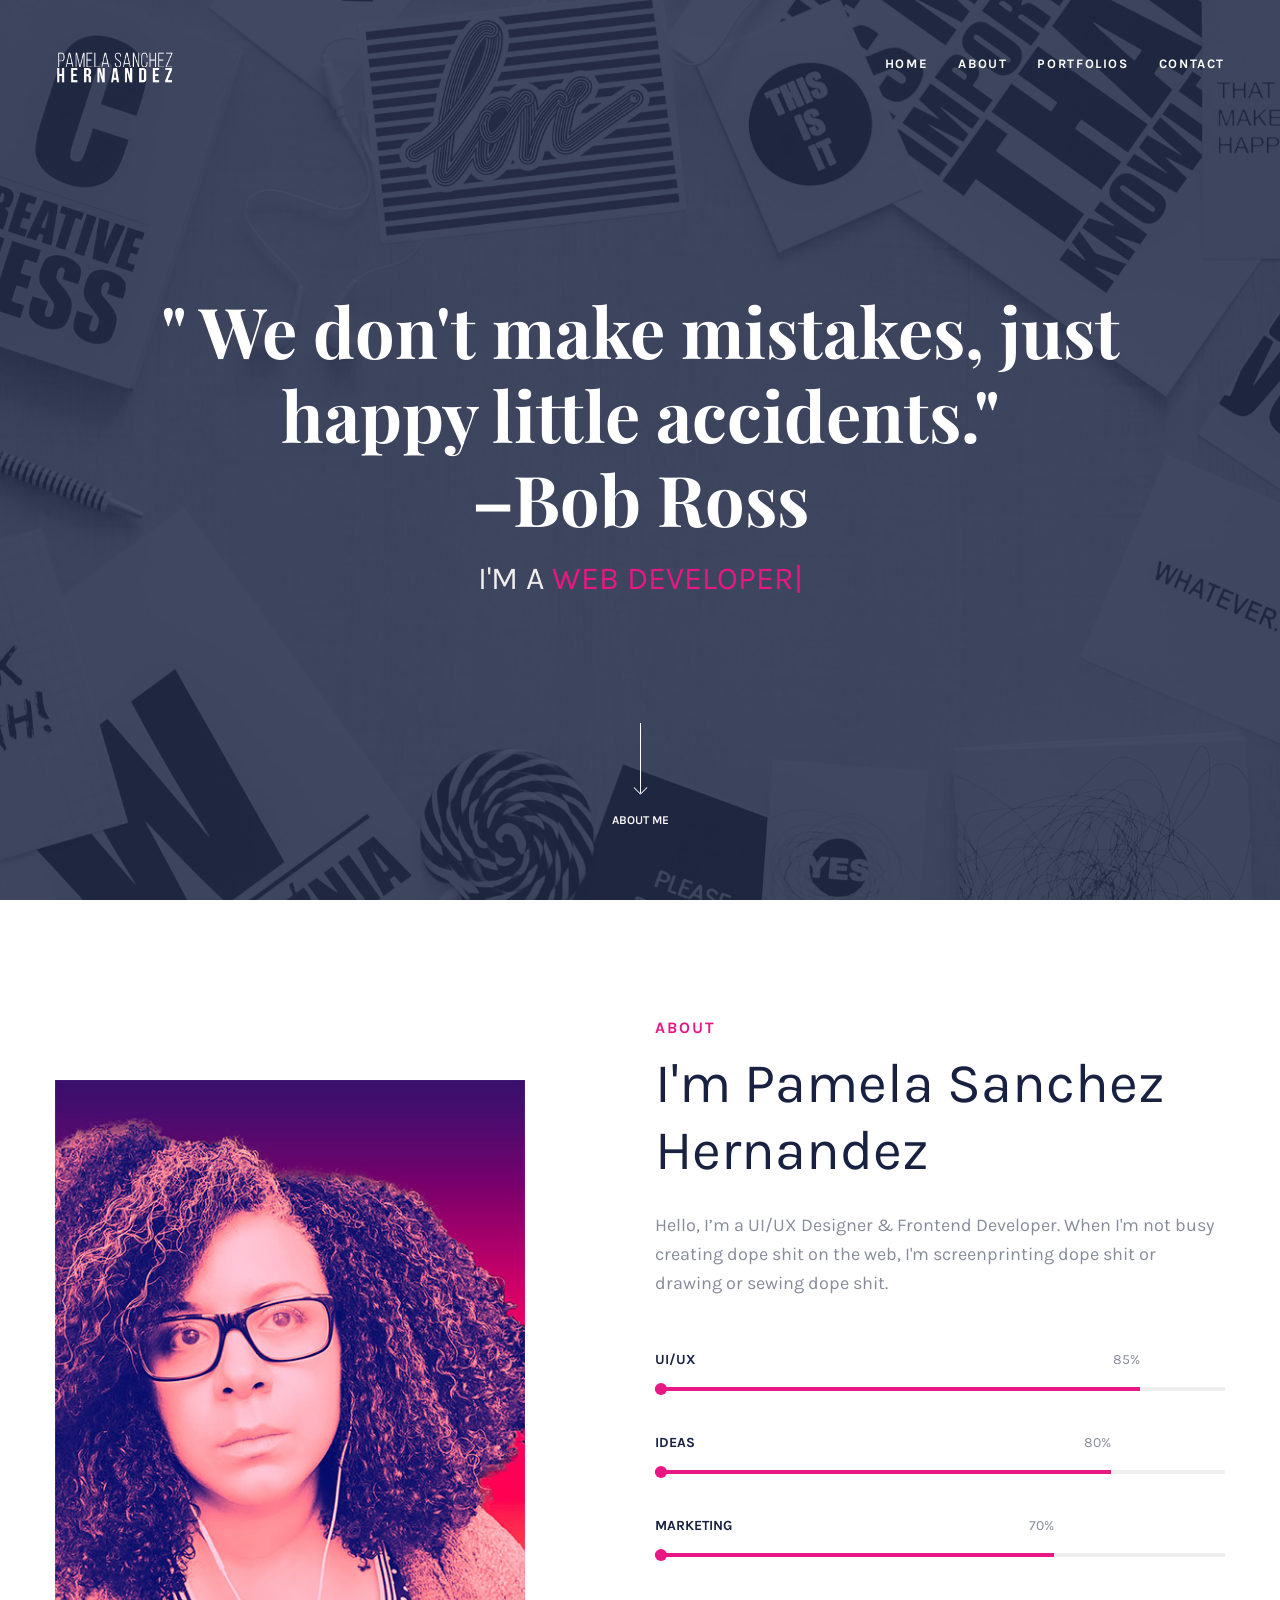
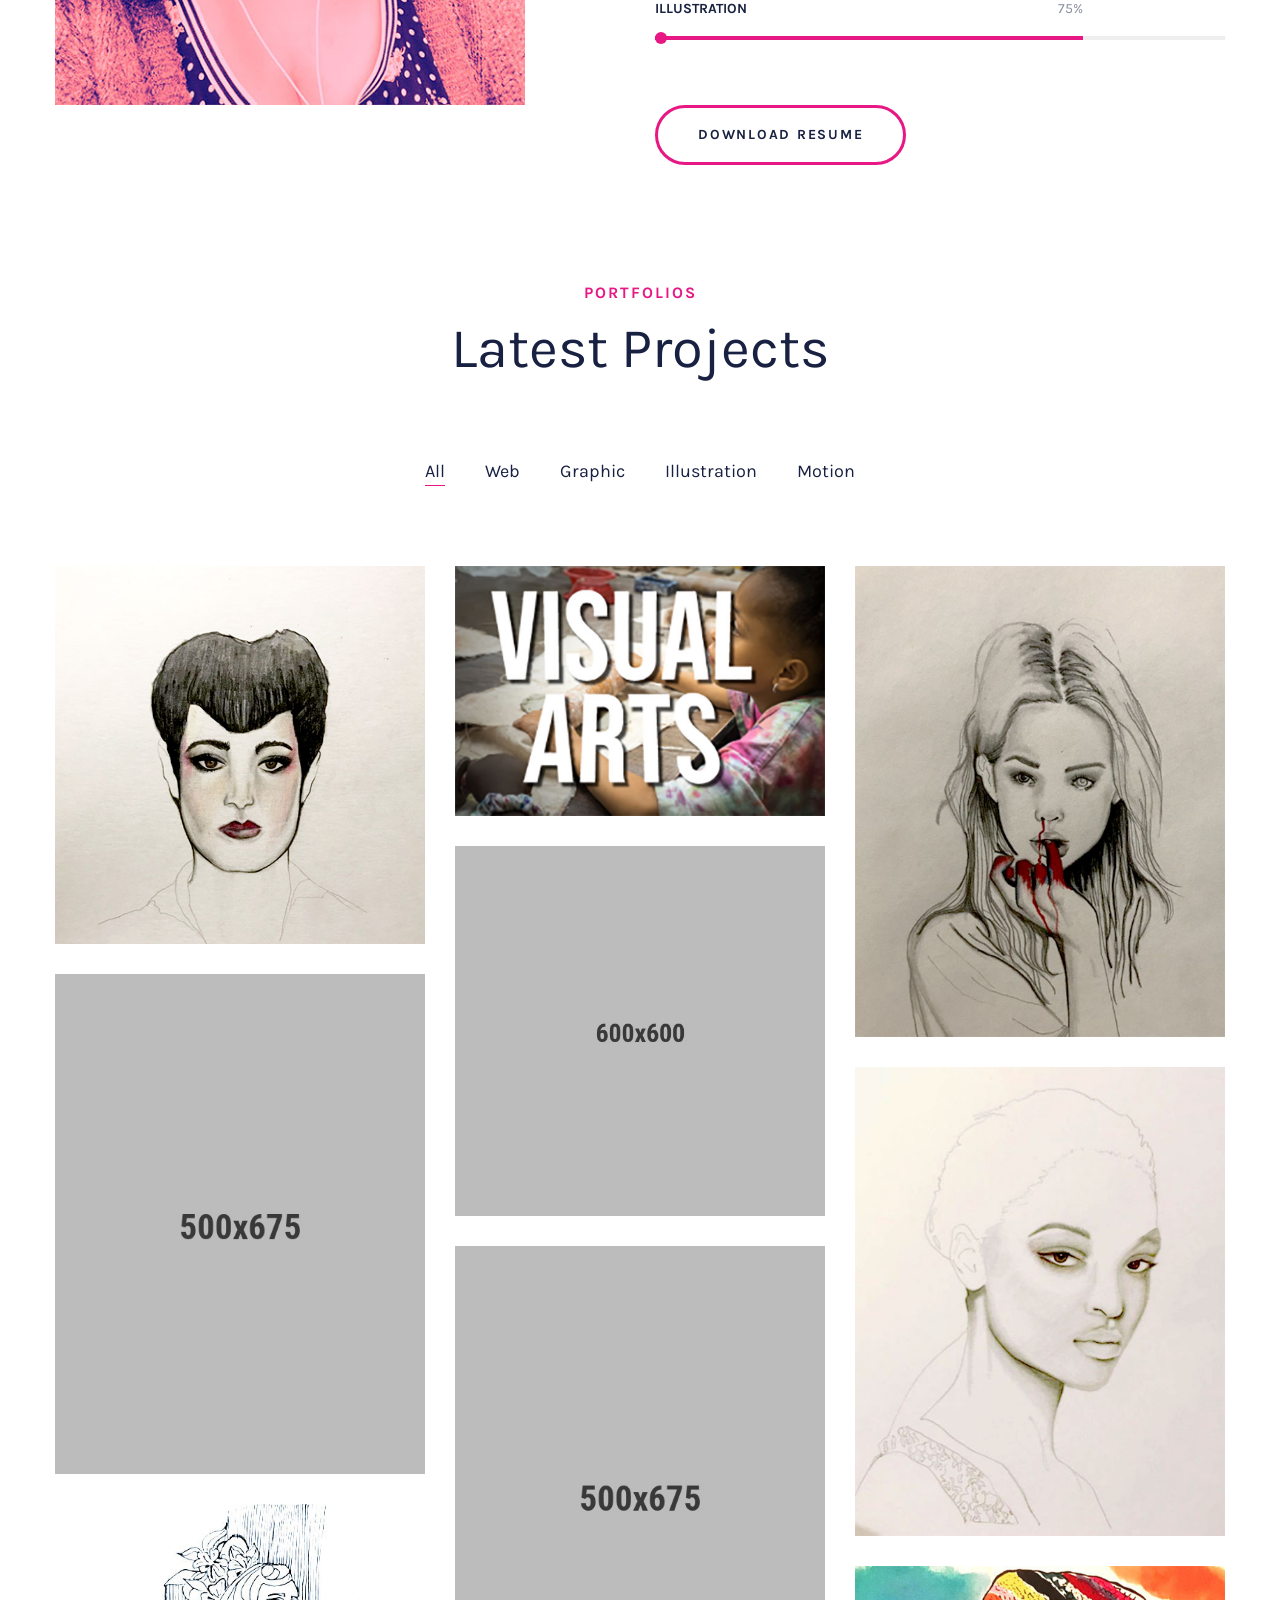
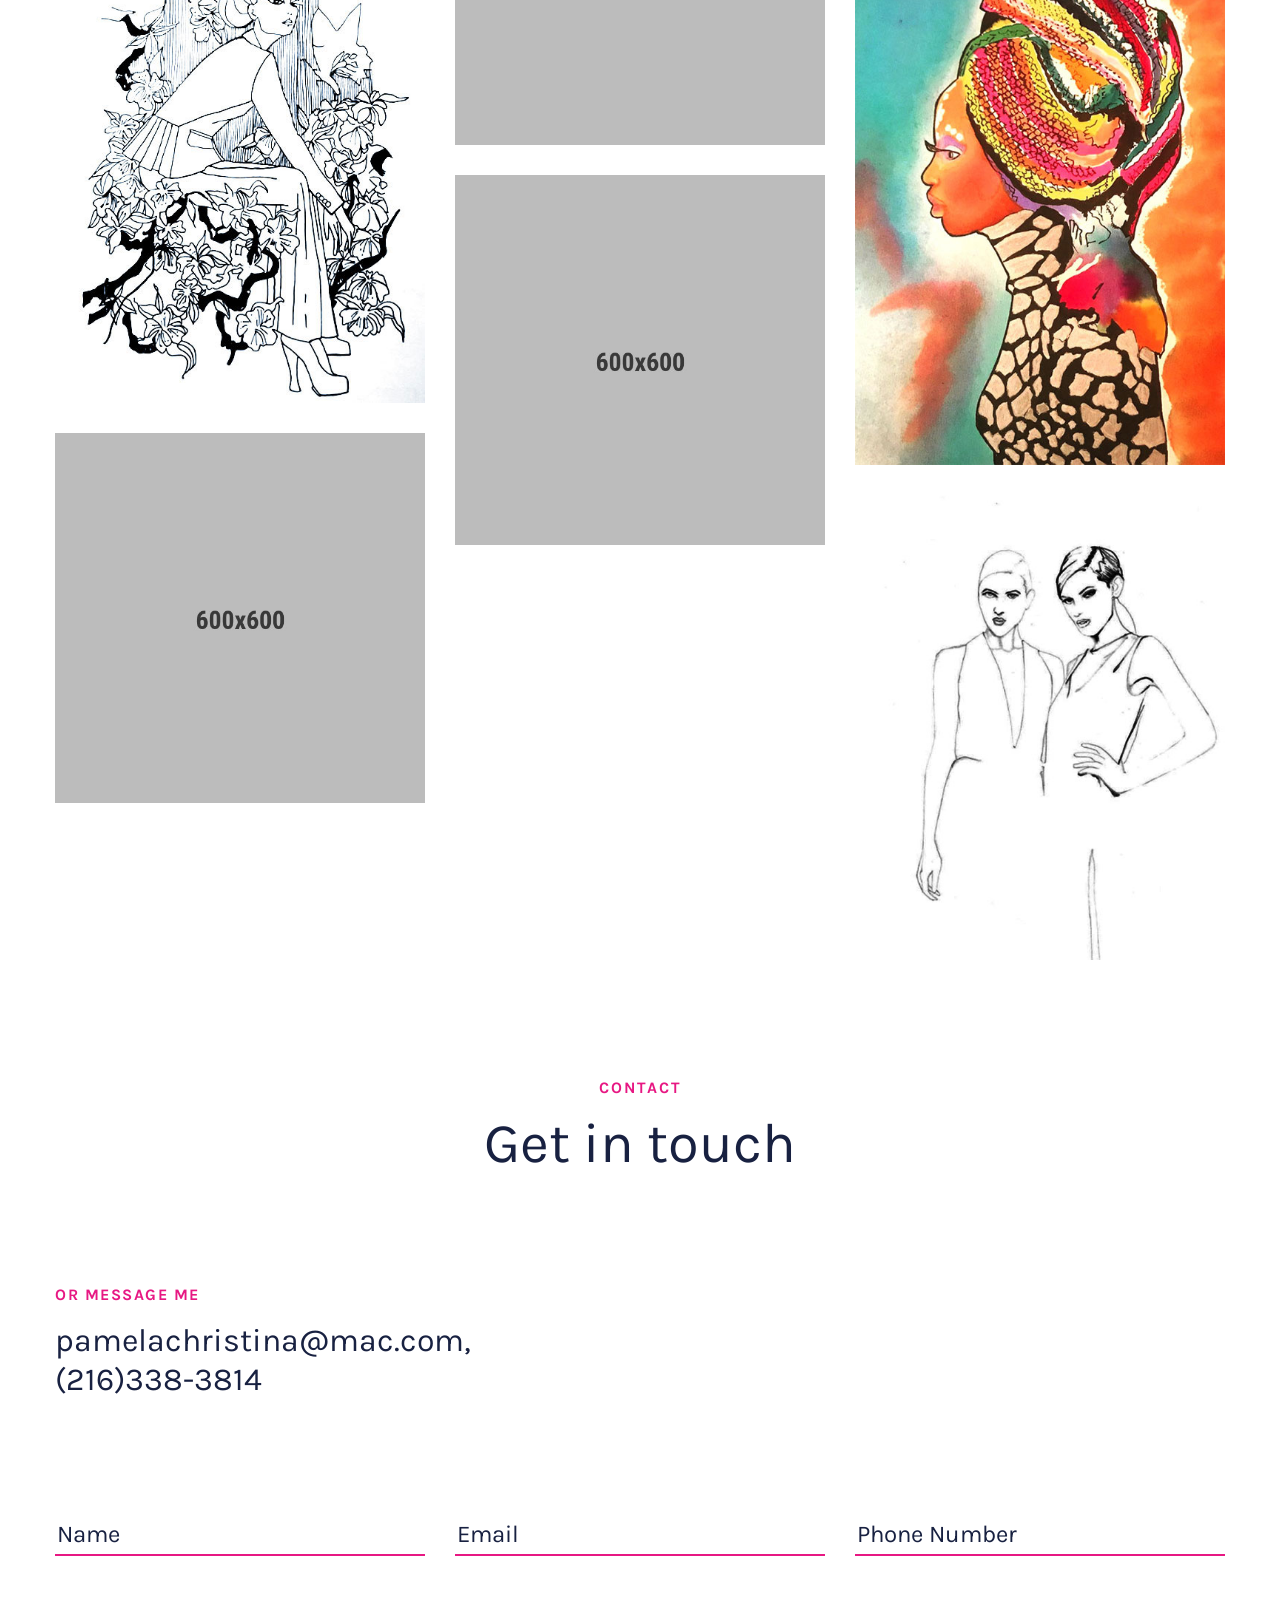
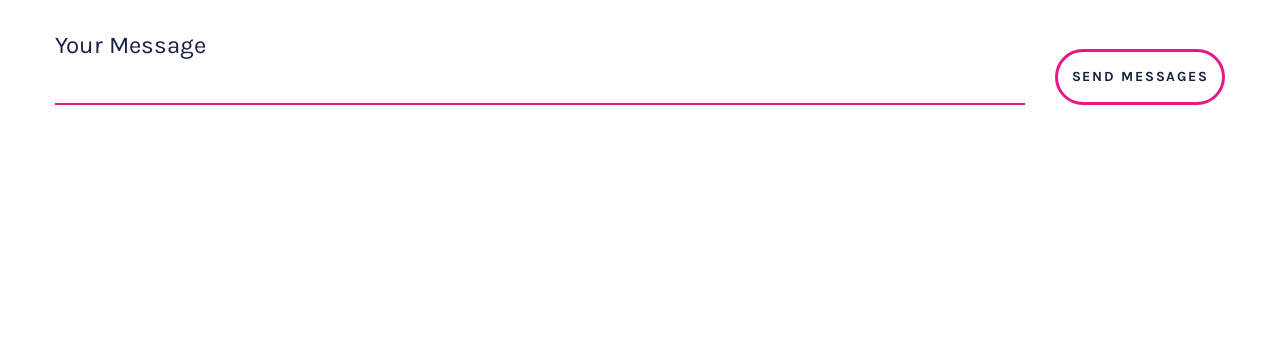
<file: index-freelancer.html>
<!DOCTYPE html>
<html class="no-js" lang="zxx">

<head>
    <meta charset="utf-8">
    <meta http-equiv="X-UA-Compatible" content="IE=edge">
    <meta name="viewport" content="width=device-width, initial-scale=1.0" />

    <title>Freelancer :: Arden - A Modern Multipurpose Bootstrap4 Template</title>

    <!--== Favicon ==-->
    <link rel="shortcut icon" href="assets/img/favicon.ico" type="image/x-icon" />

    <!--== Google Fonts ==-->
    <link href="https://fonts.googleapis.com/css?family=Karla:400,400i,700" rel="stylesheet">
    <link href="https://fonts.googleapis.com/css?family=Playfair+Display:400,400i" rel="stylesheet">

    <!-- build:css assets/css/app.min.css -->
   
    <!--== Timeline Min CSS ==-->
    <link href="assets/css/timeline.min.css" rel="stylesheet" />
    <!--== Slicknav Min CSS ==-->
    <link href="assets/css/slicknav.min.css" rel="stylesheet" />
    <!--== Revolution Slider Settings CSS ==-->
    <link href="assets/css/settings.css" rel="stylesheet" />
    <!--== Nice Select Min CSS ==-->
    <link href="assets/css/nice-select.min.css" rel="stylesheet" />
    <!--== Lightslider Min CSS ==-->
    <link href="assets/css/lightslider.min.css" rel="stylesheet" />
    <!--== Magnific Popup Min CSS ==-->
    <link href="assets/css/magnific-popup.min.css" rel="stylesheet" />
    <!--== Leaflet Min CSS ==-->
    <link href="assets/css/leaflet.min.css" rel="stylesheet" />
    <!--== justifiedGallery Min CSS ==-->
    <link href="assets/css/justifiedGallery.min.css" rel="stylesheet" />
    <!--== jQuery UI Min CSS ==-->
    <link href="assets/css/jquery-ui.min.css" rel="stylesheet" />
    <!--== Multi Scroll Min CSS ==-->
    <link href="assets/css/jquery.multiscroll.min.css" rel="stylesheet" />
    <!--== Custom Scrollbar Min CSS ==-->
    <link href="assets/css/jquery.mCustomScrollbar.min.css" rel="stylesheet" />
    <!--== Fullpage Min CSS ==-->
    <link href="assets/css/jquery.fullpage.min.css" rel="stylesheet" />
    <!--== Helper Min CSS ==-->
    <link href="assets/css/helper.min.css" rel="stylesheet" />
    <!--== Animate Min CSS ==-->
    <link href="assets/css/animate.min.css" rel="stylesheet" />
    <!--== Linea Icon Min CSS ==-->
    <link href="assets/css/linea.min.css" rel="stylesheet" />
    <!--== Pe Icon 7 Stroke Min CSS ==-->
    <link href="assets/css/pe-icon-7-stroke.min.css" rel="stylesheet" />
    <!--== Font-Awesome Min CSS ==-->
    <link href="assets/css/font-awesome.min.css" rel="stylesheet" />
    <!--== Bootstrap Min CSS ==-->
    <link href="assets/css/bootstrap.min.css" rel="stylesheet" />

    <!--== Main Style CSS ==-->
    <link href="assets/css/style.min.css" rel="stylesheet" />
    <!-- endbuild -->

    <!--[if lt IE 9]>
<script src="//oss.maxcdn.com/html5shiv/3.7.2/html5shiv.min.js"></script>
<script src="//oss.maxcdn.com/respond/1.4.2/respond.min.js"></script>
<![endif]-->
</head>

<body class="preloader-active">

    <!--== Start Preloader Content ==-->
    <div class="preloader-wrap">
        <div class="preloader">
            <span class="dot"></span>
            <div class="dots">
                <span></span>
                <span></span>
                <span></span>
            </div>
        </div>
    </div>
    <!--== End Preloader Content ==-->











    <!--== Start Header Wrapper ==-->
    <header class="header-area header-scrolling transparent sticky-header">
        <div class="container">
            <div class="row align-items-center">
                <div class="col-5 col-lg-2">
                    <div class="header-logo-area">
                        <a href="index.html">
                            <img class="logo-main" src="assets/img/logo-02.png" alt="Logo" />
                            <img class="logo-light" src="assets/img/logo-light2-02.png" alt="Logo" />
                        </a>
                    </div>
                </div>

                <div class="col-7 col-lg-10">
                    <div class="header-navigation-area d-none d-lg-block">
                        <ul class="main-menu nav justify-content-end">
                            <li><a class="smooth-scroll-link" href="#">Home</a></li>
                            <li><a class="smooth-scroll-link" href="#about">About</a></li>
                            <li><a class="smooth-scroll-link" href="#portfolios">Portfolios</a></li>
                            <li><a class="smooth-scroll-link" href="#contact">Contact</a></li>
                        </ul>
                    </div>

                    <div class="header-action-area d-lg-none text-right">
                        <button class="btn-menu"><i class="fa fa-bars"></i></button>
                    </div>
                </div>
            </div>
        </div>
    </header>
    <!--== End Header Wrapper ==-->




    <main class="site-wrapper site-wrapper-reveal">
        <!--== Start Freelancer Hero Area ==-->
        <div class="freelancer-hero-wrapper parallax bg-img" data-bg="assets/img/banner/hero-bgcopy.jpg">
            <div class="container h-100">
                <div class="row align-items-center h-100">
                    <div class="col-12 text-center">
                        <div class="freelancer-hero-content">
                            <h2>" We don't make mistakes, just happy little accidents."<br>–Bob Ross</h2>
                            <h4>I'm a <span id="typed"></span></h4>
                            <div id="typed-strings" class="d-none">
                                <p>web developer</p>
                                <p>javascript developer</p>
                                <p>UX / UI developer</p>
                                <p>Illustrator</p>
                            </div>
                        </div>
                    </div>
                </div>
            </div>

            <!-- Animation Button -->
            <a href="#about" class="smooth-scroll-link hero-animate-btn"><i class="icon-arrows-down"></i> About Me</a>
        </div>
        <!--== End Freelancer Hero Area ==-->









        <!--== Start About Area ==-->
        <section class="about about-modern sp-top" id="about">
            <div class="container">
                <div class="row align-items-center">
                    <div class="col-lg-5">
                        <figure class="about-thumb about-freelancer">
                            <img src="assets/img/Selfie.jpg" alt="PSH-About" />
                        </figure>
                    </div>

                    <div class="col-lg-6 ml-auto">
                        <div class="about-content">
                            <div class="section-title mb-0">
                                <h5>About</h5>
                                <h2>I'm Pamela Sanchez Hernandez</h2>
                                <p>Hello, I’m a UI/UX Designer & Frontend Developer. When I'm not busy creating dope shit on the web, I'm screenprinting dope shit or drawing or sewing dope shit.</p>

                                <div class="skill-content-wrapper mt-55 mt-sm-30 mb-40 mb-sm-30">
                                    <div class="skill-wrapper">
                                        <!-- Start Skills Item #1 -->
                                        <div class="progress-bar-item">
                                            <div class="progress-info">
                                                <span class="progress-info__title">UI/UX</span>
                                                <span class="progress-info__percent percent"></span>
                                            </div>

                                            <div class="progress-line">
                                                <div class="progress-line-bar" data-percent="85%"></div>
                                            </div>
                                        </div>

                                        <!-- Start Skills Item #2 -->
                                        <div class="progress-bar-item">
                                            <div class="progress-info">
                                                <span class="progress-info__title">IDEAS</span>
                                                <span class="progress-info__percent percent"></span>
                                            </div>

                                            <div class="progress-line">
                                                <div class="progress-line-bar" data-percent="80%"></div>
                                            </div>
                                        </div>

                                        <!-- Start Skills Item #3 -->
                                        <div class="progress-bar-item">
                                            <div class="progress-info">
                                                <span class="progress-info__title">MARKETING</span>
                                                <span class="progress-info__percent percent"></span>
                                            </div>

                                            <div class="progress-line">
                                                <div class="progress-line-bar" data-percent="70%"></div>
                                            </div>
                                        </div>

                                        <!-- Start Skills Item #4 -->
                                        <div class="progress-bar-item">
                                            <div class="progress-info">
                                                <span class="progress-info__title">ILLUSTRATION</span>
                                                <span class="progress-info__percent percent"></span>
                                            </div>

                                            <div class="progress-line">
                                                <div class="progress-line-bar" data-percent="75%"></div>
                                            </div>
                                        </div>
                                    </div>
                                </div>

                                <a href="#" class="btn btn-bordered">Download Resume</a>
                            </div>
                        </div>
                    </div>
                </div>
            </div>
        </section>
        <!--== End About Area ==-->


    





        <!--== Start Portfolio Area ==-->
        <section class="portfolio-area-wrapper sm-top" id="portfolios">
            <div class="container">
                <div class="row">
                    <div class="col-12 text-center">
                        <div class="section-title">
                            <h5>Portfolios</h5>
                            <h2>Latest Projects</h2>
                        </div>
                    </div>
                </div>

                <div class="row">
                    <div class="col-12">
                        <!-- Start Portfolio Filter Menu -->
                        <div class="filter-menu-wrap mb-80 mb-md-60 mb-sm-40">
                            <ul class="filter-menu nav justify-content-center">
                                <li class="active ht-tooltip" data-tippy-content="10" data-filter="*" tabindex="0">All</li>
                                <li class="ht-tooltip" data-tippy-content="03" data-filter=".brand" tabindex="0">Web</li>
                                <li class="ht-tooltip" data-tippy-content="02" data-filter=".graphic" tabindex="0">Graphic</li>
                                <li class="ht-tooltip" data-tippy-content="06" data-filter=".illus" tabindex="0">Illustration</li>
                                <li class="ht-tooltip" data-tippy-content="03" data-filter=".photo" tabindex="0">Motion</li>
                            </ul>
                        </div>
                        <!-- End Portfolio Filter Menu -->

                        <!-- Start Portfolio Content -->
                        <div class="portfolio-content-wrap">
                            <div class="row filter-content mtn-30">
                                <div class="col-sm-6 col-lg-4 illus">
                                    <!-- Start Portfolio Item -->
                                    <div class="portfolio-item">
                                        <div class="portfolio-item__thumb">
                                            <a href="portfolio-details.html"><img src="assets/img/portfolio/details/realistic woman.jpg" alt="PSH-Portfolio" /></a>
                                        </div>
                                        <div class="portfolio-item__info">
                                            <h3 class="title"><a href="portfolio-details.html">Portfolio title 01</a></h3>
                                            <a href="portfolio-details.html" class="category">Illustration</a>
                                        </div>
                                    </div>
                                    <!-- End Portfolio Item -->
                                </div>

                                <div class="col-sm-6 col-lg-4 brand">
                                    <!-- Start Portfolio Item -->
                                    <div class="portfolio-item">
                                        <div class="portfolio-item__thumb">
                                            <a href="portfolio-details.html"><img src="assets/img/portfolio/details/rainey.jpg" alt="PSH-Portfolio" /></a>
                                        </div>
                                        <div class="portfolio-item__info">
                                            <h3 class="title"><a href="portfolio-details.html">Rainey Institute</a></h3>
                                            <a href="portfolio-details.html" class="category">WordPress</a>
                                        </div>
                                    </div>
                                    <!-- End Portfolio Item -->
                                </div>

                                <div class="col-sm-6 col-lg-4 illus">
                                    <!-- Start Portfolio Item -->
                                    <div class="portfolio-item">
                                        <div class="portfolio-item__thumb">
                                            <a href="portfolio-details.html"><img src="assets/img/portfolio/details/illus2.jpg" alt="PSH-Portfolio" /></a>
                                        </div>
                                        <div class="portfolio-item__info">
                                            <h3 class="title"><a href="portfolio-details.html">Portfolio title 03</a></h3>
                                            <a href="portfolio-details.html" class="category">Illustration</a>
                                        </div>
                                    </div>
                                    <!-- End Portfolio Item -->
                                </div>

                                <div class="col-sm-6 col-lg-4 graphic photo">
                                    <!-- Start Portfolio Item -->
                                    <div class="portfolio-item">
                                        <div class="portfolio-item__thumb">
                                            <a href="portfolio-details.html"><img src="assets/img/portfolio/portfolio-01.jpg" alt="Arden-Portfolio" /></a>
                                        </div>
                                        <div class="portfolio-item__info">
                                            <h3 class="title"><a href="portfolio-details.html">Portfolio title 04</a></h3>
                                            <a href="portfolio-details.html" class="category">Video</a>
                                        </div>
                                    </div>
                                    <!-- End Portfolio Item -->
                                </div>

                                <div class="col-sm-6 col-lg-4 brand">
                                    <!-- Start Portfolio Item -->
                                    <div class="portfolio-item">
                                        <div class="portfolio-item__thumb">
                                            <a href="portfolio-details.html"><img src="assets/img/portfolio/port-archi-2.jpg" alt="Arden-Portfolio" /></a>
                                        </div>
                                        <div class="portfolio-item__info">
                                            <h3 class="title"><a href="portfolio-details.html">Portfolio title 05</a></h3>
                                            <a href="portfolio-details.html" class="category">Wordpress</a>
                                        </div>
                                    </div>
                                    <!-- End Portfolio Item -->
                                </div>

                                <div class="col-sm-6 col-lg-4 illus">
                                    <!-- Start Portfolio Item -->
                                    <div class="portfolio-item">
                                        <div class="portfolio-item__thumb">
                                            <a href="portfolio-details.html"><img src="assets/img/portfolio/details/illus3.jpg" alt="PSH-Portfolio" /></a>
                                        </div>
                                        <div class="portfolio-item__info">
                                            <h3 class="title"><a href="portfolio-details.html">Portfolio title 06</a></h3>
                                            <a href="portfolio-details.html" class="category">Illustration</a>
                                        </div>
                                    </div>
                                    <!-- End Portfolio Item -->
                                </div>

                                <div class="col-sm-6 col-lg-4 photo graphic">
                                    <!-- Start Portfolio Item -->
                                    <div class="portfolio-item">
                                        <div class="portfolio-item__thumb">
                                            <a href="portfolio-details.html"><img src="assets/img/portfolio/portfolio-l-02.jpg" alt="Arden-Portfolio" /></a>
                                        </div>
                                        <div class="portfolio-item__info">
                                            <h3 class="title"><a href="portfolio-details.html">Portfolio title 07</a></h3>
                                            <a href="portfolio-details.html" class="category">Photo</a>
                                        </div>
                                    </div>
                                    <!-- End Portfolio Item -->
                                </div>

                                <div class="col-sm-6 col-lg-4 illus ">
                                    <!-- Start Portfolio Item -->
                                    <div class="portfolio-item">
                                        <div class="portfolio-item__thumb">
                                            <a href="portfolio-details.html"><img src="assets/img/portfolio/details/lineDraw.jpg" alt="PSH-Portfolio" /></a>
                                        </div>
                                        <div class="portfolio-item__info">
                                            <h3 class="title"><a href="portfolio-details.html">Portfolio title 08</a></h3>
                                            <a href="portfolio-details.html" class="category">Illustration</a>
                                        </div>
                                    </div>
                                    <!-- End Portfolio Item -->
                                </div>

                                <div class="col-sm-6 col-lg-4  illus">
                                    <!-- Start Portfolio Item -->
                                    <div class="portfolio-item">
                                        <div class="portfolio-item__thumb">
                                            <a href="portfolio-details.html"><img src="assets/img/portfolio/details/African woman drawing.jpg" alt="PSH-Portfolio" /></a>
                                        </div>
                                        <div class="portfolio-item__info">
                                            <h3 class="title"><a href="portfolio-details.html">Portfolio title 09</a></h3>
                                            <a href="portfolio-details.html" class="category">Illustration</a>
                                        </div>
                                    </div>
                                    <!-- End Portfolio Item -->
                                </div>

                                <div class="col-sm-6 col-lg-4 graphic photo">
                                    <!-- Start Portfolio Item -->
                                    <div class="portfolio-item">
                                        <div class="portfolio-item__thumb">
                                            <a href="portfolio-details.html"><img src="assets/img/portfolio/portfolio-01.jpg" alt="Arden-Portfolio" /></a>
                                        </div>
                                        <div class="portfolio-item__info">
                                            <h3 class="title"><a href="portfolio-details.html">Portfolio title 04</a></h3>
                                            <a href="portfolio-details.html" class="category">Video</a>
                                        </div>
                                    </div>
                                    <!-- End Portfolio Item -->
                                </div>

                                <div class="col-sm-6 col-lg-4 graphic photo">
                                    <!-- Start Portfolio Item -->
                                    <div class="portfolio-item">
                                        <div class="portfolio-item__thumb">
                                            <a href="portfolio-details.html"><img src="assets/img/portfolio/portfolio-01.jpg" alt="Arden-Portfolio" /></a>
                                        </div>
                                        <div class="portfolio-item__info">
                                            <h3 class="title"><a href="portfolio-details.html">Portfolio title 04</a></h3>
                                            <a href="portfolio-details.html" class="category">Video</a>
                                        </div>
                                    </div>
                                    <!-- End Portfolio Item -->
                                </div>

                                <div class="col-sm-6 col-lg-4  illus">
                                    <!-- Start Portfolio Item -->
                                    <div class="portfolio-item">
                                        <div class="portfolio-item__thumb">
                                            <a href="portfolio-details.html"><img src="assets/img/portfolio/details/fashionIllus.jpg" alt="PSH-Portfolio" /></a>
                                        </div>
                                        <div class="portfolio-item__info">
                                            <h3 class="title"><a href="portfolio-details.html">Portfolio title 09</a></h3>
                                            <a href="portfolio-details.html" class="category">Illustration</a>
                                        </div>
                                    </div>
                                    <!-- End Portfolio Item -->
                                </div>
                            </div>
                        </div>
                        <!-- End Portfolio Content -->
                    </div>
                </div>
            </div>
        </section>
        <!--== End Portfolio Area ==-->










        <!--== Start Contact Area ==-->
        <div class="contact-area-wrapper sp-y" id="contact">
            <div class="container">
                <div class="row">
                    <div class="col-12 text-center">
                        <div class="section-title ">
                            <h5>Contact</h5>
                            <h2>Get in touch</h2>
                        </div>
                    </div>
                </div>

                <div class="row">
                    <div class="col-12">
                        <div class="call-to-contact">
                            <div class="row">
                                
                                <div class="col-md-6 mt-sm-25">
                                    <h5>OR MESSAGE ME</h5>
                                    <h4 class="mb-0">pamelachristina@mac.com, <br>(216)338-3814</h4>
                                </div>
                            </div>
                        </div>

                        <div class="contact-form-wrap sm-top-wp">
                            <form id="contact-form" action="http://whizthemes.com/mail-php/raju/arden/mail.php" method="post">
                                <div class="contact-from-content mtn-70 mtn-sm-30">
                                    <div class="row">
                                        <div class="col-md-4">
                                            <div class="form-input-item">
                                                <input type="text" name="con_name" placeholder="Name" required />
                                            </div>
                                        </div>

                                        <div class="col-md-4">
                                            <div class="form-input-item">
                                                <input type="email" name="con_email" placeholder="Email" required />
                                            </div>
                                        </div>

                                        <div class="col-md-4">
                                            <div class="form-input-item">
                                                <input type="text" name="con_phone" placeholder="Phone Number" />
                                            </div>
                                        </div>
                                    </div>
                                    <div class="row align-items-end">
                                        <div class="col-lg-10">
                                            <div class="form-input-item">
                                                <label for="message" class="sr-only">Message</label>
                                                <textarea name="con_message" id="message" cols="30" rows="2" placeholder="Your Message" required></textarea>
                                            </div>
                                        </div>

                                        <div class="col-lg-2">
                                            <div class="form-input-item">
                                                <button class="btn btn-bordered">Send Messages</button>
                                            </div>
                                        </div>
                                    </div>
                                </div>

                                <!-- Message Notification -->
                                <div class="form-message"></div>
                            </form>
                        </div>
                    </div>
                </div>
            </div>
        </div>
        <!--== End Contact Area ==-->

    </main>
















    <!--== Start Footer Area Wrapper ==-->
    <footer class="footer-area reveal-footer footer-area--layout-2 bg-softWhite">
        <div class="container">
            <div class="row align-items-center">
                <div class="col-md-6">
                    <nav class="footer-menu-wrap">
                        <ul class="footer-menu nav justify-content-center justify-content-md-start">
                            <li><a class="smooth-scroll-link" href="#portfolios">Latest Projects</a></li>
                            <li><a class="smooth-scroll-link" href="#contact">Contact Me</a></li>
                        </ul>
                    </nav>
                </div>
                <div class="col-md-6 text-center text-md-right">
                    <div class="copyright-txt mt-sm-10">
                        <p>&copy; Pamela Sanchez Hernandez 2020. Made with <span class="text-danger">&hearts;</span></p>
                    </div>
                </div>
            </div>
        </div>
    </footer>
    <!--== End Footer Area Wrapper ==-->




    <!-- Scroll Top Button -->
    <button class="btn-scroll-top"><i class="fa fa-angle-up"></i></button>


    <!-- Start Off Canvas Menu Wrapper -->
    <aside class="off-canvas-wrapper">
        <div class="off-canvas-inner">
            <!-- Start Off Canvas Content Wrapper -->
            <div class="off-canvas-content">
                <!-- Off Canvas Header -->
                <div class="off-canvas-header">
                    <div class="logo-area">
                        <a href="index.html"><img src="assets/img/logo.png" alt="Logo" /></a>
                    </div>
                    <div class="close-action">
                        <button class="btn-close"><i class="pe-7s-close"></i></button>
                    </div>
                </div>

                <div class="off-canvas-item">
                    <!-- Start Mobile Menu Wrapper -->
                    <div class="res-mobile-menu">
                        <!-- Note Content Auto Generate By Jquery From Main Menu -->
                    </div>
                    <!-- End Mobile Menu Wrapper -->
                </div>
            </div>
            <!-- End Off Canvas Content Wrapper -->
        </div>
    </aside>
    <!-- End Off Canvas Menu Wrapper -->




    <!--=======================Javascript============================-->
    <!-- build:js assets/js/app.min.js -->
    <!--=== Modernizr Min Js ===-->
    <script src="assets/js/modernizr-3.6.0.min.js"></script>
    <!--=== jQuery Min Js ===-->
    <script src="assets/js/jquery-3.3.1.min.js"></script>
    <!--=== jQuery Migration Min Js ===-->
    <script src="assets/js/jquery-migrate-1.2.1.min.js"></script>
    <!--=== Popper Min Js ===-->
    <script src="assets/js/popper.min.js"></script>
    <!--=== Bootstrap Min Js ===-->
    <script src="assets/js/bootstrap.min.js"></script>
    <!--=== CounterUp Min Js ===-->
    <script src="assets/js/counterup.min.js"></script>
    <!--=== Isotope Min Js ===-->
    <script src="assets/js/isotope.pkgd.min.js"></script>
    <!--=== jQuery AjaxChimp Min Js ===-->
    <script src="assets/js/jquery.ajaxchimp.min.js"></script>
    <!--=== jQuery Appear Min Js ===-->
    <script src="assets/js/jquery.appear.js"></script>
    <!--=== jQuery Countdown Min Js ===-->
    <script src="assets/js/jquery.countdown.min.js"></script>
    <!--=== jQuery EasyPieChart Min Js ===-->
    <script src="assets/js/jquery.easypiechart.min.js"></script>
    <!--=== Fullapage Min Js ===-->
    <script src="assets/js/jquery.fullpage.min.js"></script>
    <!--=== JustifiedGallery Min Js ===-->
    <script src="assets/js/jquery.justifiedGallery.min.js"></script>
    <!--=== Magnific Popup Min Js ===-->
    <script src="assets/js/jquery.magnific-popup.min.js"></script>
    <!--=== MatchHeight Min Js ===-->
    <script src="assets/js/jquery.matchHeight-min.js"></script>
    <!--=== mCustomScrollbar Min Js ===-->
    <script src="assets/js/jquery.mCustomScrollbar.min.js"></script>
    <!--=== multiscroll Min Js ===-->
    <script src="assets/js/jquery.multiscroll.min.js"></script>
    <!--=== Nice Select Min Js ===-->
    <script src="assets/js/jquery.nice-select.min.js"></script>
    <!--=== Slicknav Min Js ===-->
    <script src="assets/js/jquery.slicknav.min.js"></script>
    <!--=== Sticky Sidebar Min Js ===-->
    <script src="assets/js/jquery.sticky-sidebar.min.js"></script>
    <!--=== jquery UI Min Js ===-->
    <script src="assets/js/jquery-ui.min.js"></script>
    <!--=== Leaflet Min Js ===-->
    <script src="assets/js/leaflet.min.js"></script>
    <!--=== Light Slider Min Js ===-->
    <script src="assets/js/lightslider.min.js"></script>
    <!--=== Parallax Min Js ===-->
    <script src="assets/js/parallax.min.js"></script>
    <!--=== Tippy Min Js ===-->
    <script src="assets/js/tippy.all.min.js"></script>
    <!--=== Typed Min Js ===-->
    <script src="assets/js/typed.min.js"></script>
    <!--=== Waypoint Min Js ===-->
    <script src="assets/js/waypoint.min.js"></script>

    <!--=== Active Js ===-->
    <script src="assets/js/active.js"></script>

    <!-- REVOLUTION JS FILES -->
    <script src="assets/js/revslider/jquery.themepunch.tools.min.js"></script>
    <script src="assets/js/revslider/jquery.themepunch.revolution.min.js"></script>


    <!-- SLIDER REVOLUTION 5.0 EXTENSIONS  (Load Extensions only on Local File Systems !  The following part can be removed on Server for On Demand Loading) -->
    <script src="assets/js/revslider/extensions/revolution.extension.actions.min.js"></script>
    <script src="assets/js/revslider/extensions/revolution.extension.carousel.min.js"></script>
    <script src="assets/js/revslider/extensions/revolution.extension.kenburn.min.js"></script>
    <script src="assets/js/revslider/extensions/revolution.extension.layeranimation.min.js"></script>
    <script src="assets/js/revslider/extensions/revolution.extension.migration.min.js"></script>
    <script src="assets/js/revslider/extensions/revolution.extension.navigation.min.js"></script>
    <script src="assets/js/revslider/extensions/revolution.extension.parallax.min.js"></script>
    <script src="assets/js/revslider/extensions/revolution.extension.slideanims.min.js"></script>
    <script src="assets/js/revslider/extensions/revolution.extension.video.min.js"></script>

    <!--=== REVOLUTION JS ===-->
    <script src="assets/js/revslider/rev-active.js"></script>

    <!-- endbuild -->

</body>

</html>
</file>
<file: assets/css/settings.css>
/*-----------------------------------------------------------------------------

-	Revolution Slider 5.0 Default Style Settings -

Screen Stylesheet

version:   	5.4.5
date:      	15/05/17
author:		themepunch
email:     	info@themepunch.com
website:   	http://www.themepunch.com
-----------------------------------------------------------------------------*/
#debungcontrolls,
.debugtimeline {
    width: 100%;
    box-sizing: border-box
}

.rev_column,
.rev_column .tp-parallax-wrap,
.tp-svg-layer svg {
    vertical-align: top
}

#debungcontrolls {
    z-index: 100000;
    position: fixed;
    bottom: 0;
    height: auto;
    background: rgba(0, 0, 0, .6);
    padding: 10px
}

.debugtimeline {
    height: 10px;
    position: relative;
    margin-bottom: 3px;
    display: none;
    white-space: nowrap
}

.debugtimeline:hover {
    height: 15px
}

.the_timeline_tester {
    background: #e74c3c;
    position: absolute;
    top: 0;
    left: 0;
    height: 100%;
    width: 0
}

.rs-go-fullscreen {
    position: fixed !important;
    width: 100% !important;
    height: 100% !important;
    top: 0 !important;
    left: 0 !important;
    z-index: 9999999 !important;
    background: #fff !important
}

.debugtimeline.tl_slide .the_timeline_tester {
    background: #f39c12
}

.debugtimeline.tl_frame .the_timeline_tester {
    background: #3498db
}

.debugtimline_txt {
    color: #fff;
    font-weight: 400;
    font-size: 7px;
    position: absolute;
    left: 10px;
    top: 0;
    white-space: nowrap;
    line-height: 10px
}

.rtl {
    direction: rtl
}

@font-face {
    font-family: revicons;
    src: url(../fonts/revicons.eot?5510888);
    src: url(../fonts/revicons.eot?5510888#iefix) format('embedded-opentype'), url(../fonts/revicons.woff?5510888) format('woff'), url(../fonts/revicons.ttf?5510888) format('truetype'), url(../fonts/revicons.svg?5510888#revicons) format('svg');
    font-weight: 400;
    font-style: normal
}

[class*=" revicon-"]:before,
[class^=revicon-]:before {
    font-family: revicons;
    font-style: normal;
    font-weight: 400;
    speak: none;
    display: inline-block;
    text-decoration: inherit;
    width: 1em;
    margin-right: .2em;
    text-align: center;
    font-variant: normal;
    text-transform: none;
    line-height: 1em;
    margin-left: .2em
}

.revicon-search-1:before {
    content: '\e802'
}

.revicon-pencil-1:before {
    content: '\e831'
}

.revicon-picture-1:before {
    content: '\e803'
}

.revicon-cancel:before {
    content: '\e80a'
}

.revicon-info-circled:before {
    content: '\e80f'
}

.revicon-trash:before {
    content: '\e801'
}

.revicon-left-dir:before {
    content: '\e817'
}

.revicon-right-dir:before {
    content: '\e818'
}

.revicon-down-open:before {
    content: '\e83b'
}

.revicon-left-open:before {
    content: '\e819'
}

.revicon-right-open:before {
    content: '\e81a'
}

.revicon-angle-left:before {
    content: '\e820'
}

.revicon-angle-right:before {
    content: '\e81d'
}

.revicon-left-big:before {
    content: '\e81f'
}

.revicon-right-big:before {
    content: '\e81e'
}

.revicon-magic:before {
    content: '\e807'
}

.revicon-picture:before {
    content: '\e800'
}

.revicon-export:before {
    content: '\e80b'
}

.revicon-cog:before {
    content: '\e832'
}

.revicon-login:before {
    content: '\e833'
}

.revicon-logout:before {
    content: '\e834'
}

.revicon-video:before {
    content: '\e805'
}

.revicon-arrow-combo:before {
    content: '\e827'
}

.revicon-left-open-1:before {
    content: '\e82a'
}

.revicon-right-open-1:before {
    content: '\e82b'
}

.revicon-left-open-mini:before {
    content: '\e822'
}

.revicon-right-open-mini:before {
    content: '\e823'
}

.revicon-left-open-big:before {
    content: '\e824'
}

.revicon-right-open-big:before {
    content: '\e825'
}

.revicon-left:before {
    content: '\e836'
}

.revicon-right:before {
    content: '\e826'
}

.revicon-ccw:before {
    content: '\e808'
}

.revicon-arrows-ccw:before {
    content: '\e806'
}

.revicon-palette:before {
    content: '\e829'
}

.revicon-list-add:before {
    content: '\e80c'
}

.revicon-doc:before {
    content: '\e809'
}

.revicon-left-open-outline:before {
    content: '\e82e'
}

.revicon-left-open-2:before {
    content: '\e82c'
}

.revicon-right-open-outline:before {
    content: '\e82f'
}

.revicon-right-open-2:before {
    content: '\e82d'
}

.revicon-equalizer:before {
    content: '\e83a'
}

.revicon-layers-alt:before {
    content: '\e804'
}

.revicon-popup:before {
    content: '\e828'
}

.rev_slider_wrapper {
    position: relative;
    z-index: 0;
    width: 100%
}

.rev_slider {
    position: relative;
    overflow: visible
}

.entry-content .rev_slider a,
.rev_slider a {
    box-shadow: none
}

.tp-overflow-hidden {
    overflow: hidden !important
}

.group_ov_hidden {
    overflow: hidden
}

.rev_slider img,
.tp-simpleresponsive img {
    max-width: none !important;
    transition: none;
    margin: 0;
    padding: 0;
    border: none
}

.rev_slider .no-slides-text {
    font-weight: 700;
    text-align: center;
    padding-top: 80px
}

.rev_slider>ul,
.rev_slider>ul>li,
.rev_slider>ul>li:before,
.rev_slider_wrapper>ul,
.tp-revslider-mainul>li,
.tp-revslider-mainul>li:before,
.tp-simpleresponsive>ul,
.tp-simpleresponsive>ul>li,
.tp-simpleresponsive>ul>li:before {
    list-style: none !important;
    position: absolute;
    margin: 0 !important;
    padding: 0 !important;
    overflow-x: visible;
    overflow-y: visible;
    background-image: none;
    background-position: 0 0;
    text-indent: 0;
    top: 0;
    left: 0
}

.rev_slider>ul>li,
.rev_slider>ul>li:before,
.tp-revslider-mainul>li,
.tp-revslider-mainul>li:before,
.tp-simpleresponsive>ul>li,
.tp-simpleresponsive>ul>li:before {
    visibility: hidden
}

.tp-revslider-mainul,
.tp-revslider-slidesli {
    padding: 0 !important;
    margin: 0 !important;
    list-style: none !important
}

.fullscreen-container,
.fullwidthbanner-container {
    padding: 0;
    position: relative
}

.rev_slider li.tp-revslider-slidesli {
    position: absolute !important
}

.tp-caption .rs-untoggled-content {
    display: block
}

.tp-caption .rs-toggled-content {
    display: none
}

.rs-toggle-content-active.tp-caption .rs-toggled-content {
    display: block
}

.rs-toggle-content-active.tp-caption .rs-untoggled-content {
    display: none
}

.rev_slider .caption,
.rev_slider .tp-caption {
    position: relative;
    visibility: hidden;
    white-space: nowrap;
    display: block;
    -webkit-font-smoothing: antialiased !important;
    z-index: 1
}

.rev_slider .caption,
.rev_slider .tp-caption,
.tp-simpleresponsive img {
    -moz-user-select: none;
    -khtml-user-select: none;
    -webkit-user-select: none;
    -o-user-select: none
}

.rev_slider .tp-mask-wrap .tp-caption,
.rev_slider .tp-mask-wrap :last-child,
.wpb_text_column .rev_slider .tp-mask-wrap .tp-caption,
.wpb_text_column .rev_slider .tp-mask-wrap :last-child {
    margin-bottom: 0
}

.tp-svg-layer svg {
    width: 100%;
    height: 100%;
    position: relative
}

.tp-carousel-wrapper {
    cursor: url(openhand.cur), move
}

.tp-carousel-wrapper.dragged {
    cursor: url(closedhand.cur), move
}

.tp_inner_padding {
    box-sizing: border-box;
    max-height: none !important
}

.tp-caption.tp-layer-selectable {
    -moz-user-select: all;
    -khtml-user-select: all;
    -webkit-user-select: all;
    -o-user-select: all
}

.tp-caption.tp-hidden-caption,
.tp-forcenotvisible,
.tp-hide-revslider,
.tp-parallax-wrap.tp-hidden-caption {
    visibility: hidden !important;
    display: none !important
}

.rev_slider audio,
.rev_slider embed,
.rev_slider iframe,
.rev_slider object,
.rev_slider video {
    max-width: none !important
}

.tp-element-background {
    position: absolute;
    top: 0;
    left: 0;
    width: 100%;
    height: 100%;
    z-index: 0
}

.tp-blockmask,
.tp-blockmask_in,
.tp-blockmask_out {
    position: absolute;
    top: 0;
    left: 0;
    width: 100%;
    height: 100%;
    background: #fff;
    z-index: 1000;
    transform: scaleX(0) scaleY(0)
}

.tp-parallax-wrap {
    transform-style: preserve-3d
}

.rev_row_zone {
    position: absolute;
    width: 100%;
    left: 0;
    box-sizing: border-box;
    min-height: 50px;
    font-size: 0
}

.rev_column_inner,
.rev_slider .tp-caption.rev_row {
    position: relative;
    width: 100% !important;
    box-sizing: border-box
}

.rev_row_zone_top {
    top: 0
}

.rev_row_zone_middle {
    top: 50%;
    transform: translateY(-50%)
}

.rev_row_zone_bottom {
    bottom: 0
}

.rev_slider .tp-caption.rev_row {
    display: table;
    table-layout: fixed;
    vertical-align: top;
    height: auto !important;
    font-size: 0
}

.rev_column {
    display: table-cell;
    position: relative;
    height: auto;
    box-sizing: border-box;
    font-size: 0
}

.rev_column_inner {
    display: block;
    height: auto !important;
    white-space: normal !important
}

.rev_column_bg {
    width: 100%;
    height: 100%;
    position: absolute;
    top: 0;
    left: 0;
    z-index: 0;
    box-sizing: border-box;
    background-clip: content-box;
    border: 0 solid transparent
}

.tp-caption .backcorner,
.tp-caption .backcornertop,
.tp-caption .frontcorner,
.tp-caption .frontcornertop {
    height: 0;
    top: 0;
    width: 0;
    position: absolute
}

.rev_column_inner .tp-loop-wrap,
.rev_column_inner .tp-mask-wrap,
.rev_column_inner .tp-parallax-wrap {
    text-align: inherit
}

.rev_column_inner .tp-mask-wrap {
    display: inline-block
}

.rev_column_inner .tp-parallax-wrap,
.rev_column_inner .tp-parallax-wrap .tp-loop-wrap,
.rev_column_inner .tp-parallax-wrap .tp-mask-wrap {
    position: relative !important;
    left: auto !important;
    top: auto !important;
    line-height: 0
}

.tp-video-play-button,
.tp-video-play-button i {
    line-height: 50px !important;
    vertical-align: top;
    text-align: center
}

.rev_column_inner .rev_layer_in_column,
.rev_column_inner .tp-parallax-wrap,
.rev_column_inner .tp-parallax-wrap .tp-loop-wrap,
.rev_column_inner .tp-parallax-wrap .tp-mask-wrap {
    vertical-align: top
}

.rev_break_columns {
    display: block !important
}

.rev_break_columns .tp-parallax-wrap.rev_column {
    display: block !important;
    width: 100% !important
}

.fullwidthbanner-container {
    overflow: hidden
}

.fullwidthbanner-container .fullwidthabanner {
    width: 100%;
    position: relative
}

.tp-static-layers {
    position: absolute;
    z-index: 101;
    top: 0;
    left: 0
}

.tp-caption .frontcorner {
    border-left: 40px solid transparent;
    border-right: 0 solid transparent;
    border-top: 40px solid #00A8FF;
    left: -40px
}

.tp-caption .backcorner {
    border-left: 0 solid transparent;
    border-right: 40px solid transparent;
    border-bottom: 40px solid #00A8FF;
    right: 0
}

.tp-caption .frontcornertop {
    border-left: 40px solid transparent;
    border-right: 0 solid transparent;
    border-bottom: 40px solid #00A8FF;
    left: -40px
}

.tp-caption .backcornertop {
    border-left: 0 solid transparent;
    border-right: 40px solid transparent;
    border-top: 40px solid #00A8FF;
    right: 0
}

.tp-layer-inner-rotation {
    position: relative !important
}

img.tp-slider-alternative-image {
    width: 100%;
    height: auto
}

.caption.fullscreenvideo,
.rs-background-video-layer,
.tp-caption.coverscreenvideo,
.tp-caption.fullscreenvideo {
    width: 100%;
    height: 100%;
    top: 0;
    left: 0;
    position: absolute
}

.noFilterClass {
    filter: none !important
}

.rs-background-video-layer {
    visibility: hidden;
    z-index: 0
}

.caption.fullscreenvideo audio,
.caption.fullscreenvideo iframe,
.caption.fullscreenvideo video,
.tp-caption.fullscreenvideo iframe,
.tp-caption.fullscreenvideo iframe audio,
.tp-caption.fullscreenvideo iframe video {
    width: 100% !important;
    height: 100% !important;
    display: none
}

.fullcoveredvideo audio,
.fullscreenvideo audio .fullcoveredvideo video,
.fullscreenvideo video {
    background: #000
}

.fullcoveredvideo .tp-poster {
    background-position: center center;
    background-size: cover;
    width: 100%;
    height: 100%;
    top: 0;
    left: 0
}

.videoisplaying .html5vid .tp-poster {
    display: none
}

.tp-video-play-button {
    background: #000;
    background: rgba(0, 0, 0, .3);
    border-radius: 5px;
    position: absolute;
    top: 50%;
    left: 50%;
    color: #FFF;
    margin-top: -25px;
    margin-left: -25px;
    cursor: pointer;
    width: 50px;
    height: 50px;
    box-sizing: border-box;
    display: inline-block;
    z-index: 4;
    opacity: 0;
    transition: opacity .3s ease-out !important
}

.tp-audio-html5 .tp-video-play-button,
.tp-hiddenaudio {
    display: none !important
}

.tp-caption .html5vid {
    width: 100% !important;
    height: 100% !important
}

.tp-video-play-button i {
    width: 50px;
    height: 50px;
    display: inline-block;
    font-size: 40px !important
}

.rs-fullvideo-cover,
.tp-dottedoverlay,
.tp-shadowcover {
    height: 100%;
    top: 0;
    left: 0;
    position: absolute
}

.tp-caption:hover .tp-video-play-button {
    opacity: 1;
    display: block
}

.tp-caption .tp-revstop {
    display: none;
    border-left: 5px solid #fff !important;
    border-right: 5px solid #fff !important;
    margin-top: 15px !important;
    line-height: 20px !important;
    vertical-align: top;
    font-size: 25px !important
}

.tp-seek-bar,
.tp-video-button,
.tp-volume-bar {
    outline: 0;
    line-height: 12px;
    margin: 0;
    cursor: pointer
}

.videoisplaying .revicon-right-dir {
    display: none
}

.videoisplaying .tp-revstop {
    display: inline-block
}

.videoisplaying .tp-video-play-button {
    display: none
}

.fullcoveredvideo .tp-video-play-button {
    display: none !important
}

.fullscreenvideo .fullscreenvideo audio,
.fullscreenvideo .fullscreenvideo video {
    object-fit: contain !important
}

.fullscreenvideo .fullcoveredvideo audio,
.fullscreenvideo .fullcoveredvideo video {
    object-fit: cover !important
}

.tp-video-controls {
    position: absolute;
    bottom: 0;
    left: 0;
    right: 0;
    padding: 5px;
    opacity: 0;
    transition: opacity .3s;
    background-image: linear-gradient(to bottom, #000 13%, #323232 100%);
    display: table;
    max-width: 100%;
    overflow: hidden;
    box-sizing: border-box
}

.rev-btn.rev-hiddenicon i,
.rev-btn.rev-withicon i {
    transition: all .2s ease-out !important;
    font-size: 15px
}

.tp-caption:hover .tp-video-controls {
    opacity: .9
}

.tp-video-button {
    background: rgba(0, 0, 0, .5);
    border: 0;
    border-radius: 3px;
    font-size: 12px;
    color: #fff;
    padding: 0
}

.tp-video-button:hover {
    cursor: pointer
}

.tp-video-button-wrap,
.tp-video-seek-bar-wrap,
.tp-video-vol-bar-wrap {
    padding: 0 5px;
    display: table-cell;
    vertical-align: middle
}

.tp-video-seek-bar-wrap {
    width: 80%
}

.tp-video-vol-bar-wrap {
    width: 20%
}

.tp-seek-bar,
.tp-volume-bar {
    width: 100%;
    padding: 0
}

.rs-fullvideo-cover {
    width: 100%;
    background: 0 0;
    z-index: 5
}

.disabled_lc .tp-video-play-button,
.rs-background-video-layer audio::-webkit-media-controls,
.rs-background-video-layer video::-webkit-media-controls,
.rs-background-video-layer video::-webkit-media-controls-start-playback-button {
    display: none !important
}

.tp-audio-html5 .tp-video-controls {
    opacity: 1 !important;
    visibility: visible !important
}

.tp-dottedoverlay {
    background-repeat: repeat;
    width: 100%;
    z-index: 3
}

.tp-dottedoverlay.twoxtwo {
    background: url(../assets/gridtile.png)
}

.tp-dottedoverlay.twoxtwowhite {
    background: url(../assets/gridtile_white.png)
}

.tp-dottedoverlay.threexthree {
    background: url(../assets/gridtile_3x3.png)
}

.tp-dottedoverlay.threexthreewhite {
    background: url(../assets/gridtile_3x3_white.png)
}

.tp-shadowcover {
    width: 100%;
    background: #fff;
    z-index: -1
}

.tp-shadow1 {
    box-shadow: 0 10px 6px -6px rgba(0, 0, 0, .8)
}

.tp-shadow2:after,
.tp-shadow2:before,
.tp-shadow3:before,
.tp-shadow4:after {
    z-index: -2;
    position: absolute;
    content: "";
    bottom: 10px;
    left: 10px;
    width: 50%;
    top: 85%;
    max-width: 300px;
    background: 0 0;
    box-shadow: 0 15px 10px rgba(0, 0, 0, .8);
    transform: rotate(-3deg)
}

.tp-shadow2:after,
.tp-shadow4:after {
    transform: rotate(3deg);
    right: 10px;
    left: auto
}

.tp-shadow5 {
    position: relative;
    box-shadow: 0 1px 4px rgba(0, 0, 0, .3), 0 0 40px rgba(0, 0, 0, .1) inset
}

.tp-shadow5:after,
.tp-shadow5:before {
    content: "";
    position: absolute;
    z-index: -2;
    box-shadow: 0 0 25px 0 rgba(0, 0, 0, .6);
    top: 30%;
    bottom: 0;
    left: 20px;
    right: 20px;
    border-radius: 100px/20px
}

.tp-button {
    padding: 6px 13px 5px;
    border-radius: 3px;
    height: 30px;
    cursor: pointer;
    color: #fff !important;
    text-shadow: 0 1px 1px rgba(0, 0, 0, .6) !important;
    font-size: 15px;
    line-height: 45px !important;
    font-family: arial, sans-serif;
    font-weight: 700;
    letter-spacing: -1px;
    text-decoration: none
}

.tp-button.big {
    color: #fff;
    text-shadow: 0 1px 1px rgba(0, 0, 0, .6);
    font-weight: 700;
    padding: 9px 20px;
    font-size: 19px;
    line-height: 57px !important
}

.purchase:hover,
.tp-button.big:hover,
.tp-button:hover {
    background-position: bottom, 15px 11px
}

.purchase.green,
.purchase:hover.green,
.tp-button.green,
.tp-button:hover.green {
    background-color: #21a117;
    box-shadow: 0 3px 0 0 #104d0b
}

.purchase.blue,
.purchase:hover.blue,
.tp-button.blue,
.tp-button:hover.blue {
    background-color: #1d78cb;
    box-shadow: 0 3px 0 0 #0f3e68
}

.purchase.red,
.purchase:hover.red,
.tp-button.red,
.tp-button:hover.red {
    background-color: #cb1d1d;
    box-shadow: 0 3px 0 0 #7c1212
}

.purchase.orange,
.purchase:hover.orange,
.tp-button.orange,
.tp-button:hover.orange {
    background-color: #f70;
    box-shadow: 0 3px 0 0 #a34c00
}

.purchase.darkgrey,
.purchase:hover.darkgrey,
.tp-button.darkgrey,
.tp-button.grey,
.tp-button:hover.darkgrey,
.tp-button:hover.grey {
    background-color: #555;
    box-shadow: 0 3px 0 0 #222
}

.purchase.lightgrey,
.purchase:hover.lightgrey,
.tp-button.lightgrey,
.tp-button:hover.lightgrey {
    background-color: #888;
    box-shadow: 0 3px 0 0 #555
}

.rev-btn,
.rev-btn:visited {
    outline: 0 !important;
    box-shadow: none !important;
    text-decoration: none !important;
    line-height: 44px;
    font-size: 17px;
    font-weight: 500;
    padding: 12px 35px;
    box-sizing: border-box;
    font-family: Roboto, sans-serif;
    cursor: pointer
}

.rev-btn.rev-uppercase,
.rev-btn.rev-uppercase:visited {
    text-transform: uppercase;
    letter-spacing: 1px;
    font-size: 15px;
    font-weight: 900
}

.rev-btn.rev-withicon i {
    font-weight: 400;
    position: relative;
    top: 0;
    margin-left: 10px !important
}

.rev-btn.rev-hiddenicon i {
    font-weight: 400;
    position: relative;
    top: 0;
    opacity: 0;
    margin-left: 0 !important;
    width: 0 !important
}

.rev-btn.rev-hiddenicon:hover i {
    opacity: 1 !important;
    margin-left: 10px !important;
    width: auto !important
}

.rev-btn.rev-medium,
.rev-btn.rev-medium:visited {
    line-height: 36px;
    font-size: 14px;
    padding: 10px 30px
}

.rev-btn.rev-medium.rev-hiddenicon i,
.rev-btn.rev-medium.rev-withicon i {
    font-size: 14px;
    top: 0
}

.rev-btn.rev-small,
.rev-btn.rev-small:visited {
    line-height: 28px;
    font-size: 12px;
    padding: 7px 20px
}

.rev-btn.rev-small.rev-hiddenicon i,
.rev-btn.rev-small.rev-withicon i {
    font-size: 12px;
    top: 0
}

.rev-maxround {
    border-radius: 30px
}

.rev-minround {
    border-radius: 3px
}

.rev-burger {
    position: relative;
    width: 60px;
    height: 60px;
    box-sizing: border-box;
    padding: 22px 0 0 14px;
    border-radius: 50%;
    border: 1px solid rgba(51, 51, 51, .25);
    -webkit-tap-highlight-color: transparent;
    cursor: pointer
}

.rev-burger span {
    display: block;
    width: 30px;
    height: 3px;
    background: #333;
    transition: .7s;
    pointer-events: none;
    transform-style: flat !important
}

.rev-burger.revb-white span,
.rev-burger.revb-whitenoborder span {
    background: #fff
}

.rev-burger span:nth-child(2) {
    margin: 3px 0
}

#dialog_addbutton .rev-burger:hover :first-child,
.open .rev-burger :first-child,
.open.rev-burger :first-child {
    transform: translateY(6px) rotate(-45deg)
}

#dialog_addbutton .rev-burger:hover :nth-child(2),
.open .rev-burger :nth-child(2),
.open.rev-burger :nth-child(2) {
    transform: rotate(-45deg);
    opacity: 0
}

#dialog_addbutton .rev-burger:hover :last-child,
.open .rev-burger :last-child,
.open.rev-burger :last-child {
    transform: translateY(-6px) rotate(-135deg)
}

.rev-burger.revb-white {
    border: 2px solid rgba(255, 255, 255, .2)
}

.rev-burger.revb-darknoborder,
.rev-burger.revb-whitenoborder {
    border: 0
}

.rev-burger.revb-darknoborder span {
    background: #333
}

.rev-burger.revb-whitefull {
    background: #fff;
    border: none
}

.rev-burger.revb-whitefull span {
    background: #333
}

.rev-burger.revb-darkfull {
    background: #333;
    border: none
}

.rev-burger.revb-darkfull span,
.rev-scroll-btn.revs-fullwhite {
    background: #fff
}

@keyframes rev-ani-mouse {
    0% {
        opacity: 1;
        top: 29%
    }

    15% {
        opacity: 1;
        top: 50%
    }

    50% {
        opacity: 0;
        top: 50%
    }

    100% {
        opacity: 0;
        top: 29%
    }
}

.rev-scroll-btn {
    display: inline-block;
    position: relative;
    left: 0;
    right: 0;
    text-align: center;
    cursor: pointer;
    width: 35px;
    height: 55px;
    box-sizing: border-box;
    border: 3px solid #fff;
    border-radius: 23px
}

.rev-scroll-btn>* {
    display: inline-block;
    line-height: 18px;
    font-size: 13px;
    font-weight: 400;
    color: #fff;
    font-family: proxima-nova, "Helvetica Neue", Helvetica, Arial, sans-serif;
    letter-spacing: 2px
}

.rev-scroll-btn>.active,
.rev-scroll-btn>:focus,
.rev-scroll-btn>:hover {
    color: #fff
}

.rev-scroll-btn>.active,
.rev-scroll-btn>:active,
.rev-scroll-btn>:focus,
.rev-scroll-btn>:hover {
    opacity: .8
}

.rev-scroll-btn.revs-fullwhite span {
    background: #333
}

.rev-scroll-btn.revs-fulldark {
    background: #333;
    border: none
}

.rev-scroll-btn.revs-fulldark span,
.tp-bullet {
    background: #fff
}

.rev-scroll-btn span {
    position: absolute;
    display: block;
    top: 29%;
    left: 50%;
    width: 8px;
    height: 8px;
    margin: -4px 0 0 -4px;
    background: #fff;
    border-radius: 50%;
    animation: rev-ani-mouse 2.5s linear infinite
}

.rev-scroll-btn.revs-dark {
    border-color: #333
}

.rev-scroll-btn.revs-dark span {
    background: #333
}

.rev-control-btn {
    position: relative;
    display: inline-block;
    z-index: 5;
    color: #FFF;
    font-size: 20px;
    line-height: 60px;
    font-weight: 400;
    font-style: normal;
    font-family: Raleway;
    text-decoration: none;
    text-align: center;
    background-color: #000;
    border-radius: 50px;
    text-shadow: none;
    background-color: rgba(0, 0, 0, .5);
    width: 60px;
    height: 60px;
    box-sizing: border-box;
    cursor: pointer
}

.rev-cbutton-dark-sr,
.rev-cbutton-light-sr {
    border-radius: 3px
}

.rev-cbutton-light,
.rev-cbutton-light-sr {
    color: #333;
    background-color: rgba(255, 255, 255, .75)
}

.rev-sbutton {
    line-height: 37px;
    width: 37px;
    height: 37px
}

.rev-sbutton-blue {
    background-color: #3B5998
}

.rev-sbutton-lightblue {
    background-color: #00A0D1
}

.rev-sbutton-red {
    background-color: #DD4B39
}

.tp-bannertimer {
    visibility: hidden;
    width: 100%;
    height: 5px;
    background: #000;
    background: rgba(0, 0, 0, .15);
    position: absolute;
    z-index: 200;
    top: 0
}

.tp-bannertimer.tp-bottom {
    top: auto;
    bottom: 0 !important;
    height: 5px
}

.tp-caption img {
    background: 0 0;
    -ms-filter: "progid:DXImageTransform.Microsoft.gradient(startColorstr=#00FFFFFF,endColorstr=#00FFFFFF)";
    filter: progid:DXImageTransform.Microsoft.gradient(startColorstr=#00FFFFFF, endColorstr=#00FFFFFF);
    zoom: 1
}

.caption.slidelink a div,
.tp-caption.slidelink a div {
    width: 3000px;
    height: 1500px;
    background: url(../img/icons/coloredbg.png)
}

.tp-caption.slidelink a span {
    background: url(../img/icons/coloredbg.png)
}

.tp-loader.spinner0,
.tp-loader.spinner5 {
    background-image: url(../img/icons/loader.gif);
    background-repeat: no-repeat
}

.tp-shape {
    width: 100%;
    height: 100%
}

.tp-caption .rs-starring {
    display: inline-block
}

.tp-caption .rs-starring .star-rating {
    float: none;
    display: inline-block;
    vertical-align: top;
    color: #FFC321 !important
}

.tp-caption .rs-starring .star-rating,
.tp-caption .rs-starring-page .star-rating {
    position: relative;
    height: 1em;
    width: 5.4em;
    font-family: star;
    font-size: 1em !important
}

.tp-loader.spinner0,
.tp-loader.spinner1 {
    width: 40px;
    height: 40px;
    margin-top: -20px;
    margin-left: -20px;
    animation: tp-rotateplane 1.2s infinite ease-in-out;
    background-color: #fff;
    border-radius: 3px;
    box-shadow: 0 0 20px 0 rgba(0, 0, 0, .15)
}

.tp-caption .rs-starring .star-rating:before,
.tp-caption .rs-starring-page .star-rating:before {
    content: "\73\73\73\73\73";
    color: #E0DADF;
    float: left;
    top: 0;
    left: 0;
    position: absolute
}

.tp-caption .rs-starring .star-rating span {
    overflow: hidden;
    float: left;
    top: 0;
    left: 0;
    position: absolute;
    padding-top: 1.5em;
    font-size: 1em !important
}

.tp-caption .rs-starring .star-rating span:before {
    content: "\53\53\53\53\53";
    top: 0;
    position: absolute;
    left: 0
}

.tp-loader {
    top: 50%;
    left: 50%;
    z-index: 10000;
    position: absolute
}

.tp-loader.spinner0 {
    background-position: center center
}

.tp-loader.spinner5 {
    background-position: 10px 10px;
    background-color: #fff;
    margin: -22px;
    width: 44px;
    height: 44px;
    border-radius: 3px
}

@keyframes tp-rotateplane {
    0% {
        transform: perspective(120px) rotateX(0) rotateY(0)
    }

    50% {
        transform: perspective(120px) rotateX(-180.1deg) rotateY(0)
    }

    100% {
        transform: perspective(120px) rotateX(-180deg) rotateY(-179.9deg)
    }
}

.tp-loader.spinner2 {
    width: 40px;
    height: 40px;
    margin-top: -20px;
    margin-left: -20px;
    background-color: red;
    box-shadow: 0 0 20px 0 rgba(0, 0, 0, .15);
    border-radius: 100%;
    animation: tp-scaleout 1s infinite ease-in-out
}

@keyframes tp-scaleout {
    0% {
        transform: scale(0)
    }

    100% {
        transform: scale(1);
        opacity: 0
    }
}

.tp-loader.spinner3 {
    margin: -9px 0 0 -35px;
    width: 70px;
    text-align: center
}

.tp-loader.spinner3 .bounce1,
.tp-loader.spinner3 .bounce2,
.tp-loader.spinner3 .bounce3 {
    width: 18px;
    height: 18px;
    background-color: #fff;
    box-shadow: 0 0 20px 0 rgba(0, 0, 0, .15);
    border-radius: 100%;
    display: inline-block;
    animation: tp-bouncedelay 1.4s infinite ease-in-out;
    animation-fill-mode: both
}

.tp-loader.spinner3 .bounce1 {
    animation-delay: -.32s
}

.tp-loader.spinner3 .bounce2 {
    animation-delay: -.16s
}

@keyframes tp-bouncedelay {

    0%,
    100%,
    80% {
        transform: scale(0)
    }

    40% {
        transform: scale(1)
    }
}

.tp-loader.spinner4 {
    margin: -20px 0 0 -20px;
    width: 40px;
    height: 40px;
    text-align: center;
    animation: tp-rotate 2s infinite linear
}

.tp-loader.spinner4 .dot1,
.tp-loader.spinner4 .dot2 {
    width: 60%;
    height: 60%;
    display: inline-block;
    position: absolute;
    top: 0;
    background-color: #fff;
    border-radius: 100%;
    animation: tp-bounce 2s infinite ease-in-out;
    box-shadow: 0 0 20px 0 rgba(0, 0, 0, .15)
}

.tp-loader.spinner4 .dot2 {
    top: auto;
    bottom: 0;
    animation-delay: -1s
}

@keyframes tp-rotate {
    100% {
        transform: rotate(360deg)
    }
}

@keyframes tp-bounce {

    0%,
    100% {
        transform: scale(0)
    }

    50% {
        transform: scale(1)
    }
}

.tp-bullets.navbar,
.tp-tabs.navbar,
.tp-thumbs.navbar {
    border: none;
    min-height: 0;
    margin: 0;
    border-radius: 0
}

.tp-bullets,
.tp-tabs,
.tp-thumbs {
    position: absolute;
    display: block;
    z-index: 1000;
    top: 0;
    left: 0
}

.tp-tab,
.tp-thumb {
    cursor: pointer;
    position: absolute;
    opacity: .5;
    box-sizing: border-box
}

.tp-arr-imgholder,
.tp-tab-image,
.tp-thumb-image,
.tp-videoposter {
    background-position: center center;
    background-size: cover;
    width: 100%;
    height: 100%;
    display: block;
    position: absolute;
    top: 0;
    left: 0
}

.tp-tab.selected,
.tp-tab:hover,
.tp-thumb.selected,
.tp-thumb:hover {
    opacity: 1
}

.tp-tab-mask,
.tp-thumb-mask {
    box-sizing: border-box !important
}

.tp-tabs,
.tp-thumbs {
    box-sizing: content-box !important
}

.tp-bullet {
    width: 15px;
    height: 15px;
    position: absolute;
    background: rgba(255, 255, 255, .3);
    cursor: pointer
}

.tp-bullet.selected,
.tp-bullet:hover {
    background: #fff
}

.tparrows {
    cursor: pointer;
    background: #000;
    background: rgba(0, 0, 0, .5);
    width: 40px;
    height: 40px;
    position: absolute;
    display: block;
    z-index: 1000
}

.tparrows:hover {
    background: #000
}

.tparrows:before {
    font-family: revicons;
    font-size: 15px;
    color: #fff;
    display: block;
    line-height: 40px;
    text-align: center
}

.hginfo,
.hglayerinfo {
    font-size: 12px;
    font-weight: 600
}

.tparrows.tp-leftarrow:before {
    content: '\e824'
}

.tparrows.tp-rightarrow:before {
    content: '\e825'
}

body.rtl .tp-kbimg {
    left: 0 !important
}

.dddwrappershadow {
    box-shadow: 0 45px 100px rgba(0, 0, 0, .4)
}

.hglayerinfo {
    position: fixed;
    bottom: 0;
    left: 0;
    color: #FFF;
    line-height: 20px;
    background: rgba(0, 0, 0, .75);
    padding: 5px 10px;
    z-index: 2000;
    white-space: normal
}

.helpgrid,
.hginfo {
    position: absolute
}

.hginfo {
    top: -2px;
    left: -2px;
    color: #e74c3c;
    background: #000;
    padding: 2px 5px
}

.indebugmode .tp-caption:hover {
    border: 1px dashed #c0392b !important
}

.helpgrid {
    border: 2px dashed #c0392b;
    top: 0;
    left: 0;
    z-index: 0
}

#revsliderlogloglog {
    padding: 15px;
    color: #fff;
    position: fixed;
    top: 0;
    left: 0;
    width: 200px;
    height: 150px;
    background: rgba(0, 0, 0, .7);
    z-index: 100000;
    font-size: 10px;
    overflow: scroll
}

.aden {
    filter: hue-rotate(-20deg) contrast(.9) saturate(.85) brightness(1.2)
}

.aden::after {
    background: linear-gradient(to right, rgba(66, 10, 14, .2), transparent);
    mix-blend-mode: darken
}

.perpetua::after,
.reyes::after {
    mix-blend-mode: soft-light;
    opacity: .5
}

.inkwell {
    filter: sepia(.3) contrast(1.1) brightness(1.1) grayscale(1)
}

.perpetua::after {
    background: linear-gradient(to bottom, #005b9a, #e6c13d)
}

.reyes {
    filter: sepia(.22) brightness(1.1) contrast(.85) saturate(.75)
}

.reyes::after {
    background: #efcdad
}

.gingham {
    filter: brightness(1.05) hue-rotate(-10deg)
}

.gingham::after {
    background: linear-gradient(to right, rgba(66, 10, 14, .2), transparent);
    mix-blend-mode: darken
}

.toaster {
    filter: contrast(1.5) brightness(.9)
}

.toaster::after {
    background: radial-gradient(circle, #804e0f, #3b003b);
    mix-blend-mode: screen
}

.walden {
    filter: brightness(1.1) hue-rotate(-10deg) sepia(.3) saturate(1.6)
}

.walden::after {
    background: #04c;
    mix-blend-mode: screen;
    opacity: .3
}

.hudson {
    filter: brightness(1.2) contrast(.9) saturate(1.1)
}

.hudson::after {
    background: radial-gradient(circle, #a6b1ff 50%, #342134);
    mix-blend-mode: multiply;
    opacity: .5
}

.earlybird {
    filter: contrast(.9) sepia(.2)
}

.earlybird::after {
    background: radial-gradient(circle, #d0ba8e 20%, #360309 85%, #1d0210 100%);
    mix-blend-mode: overlay
}

.mayfair {
    filter: contrast(1.1) saturate(1.1)
}

.mayfair::after {
    background: radial-gradient(circle at 40% 40%, rgba(255, 255, 255, .8), rgba(255, 200, 200, .6), #111 60%);
    mix-blend-mode: overlay;
    opacity: .4
}

.lofi {
    filter: saturate(1.1) contrast(1.5)
}

.lofi::after {
    background: radial-gradient(circle, transparent 70%, #222 150%);
    mix-blend-mode: multiply
}

._1977 {
    filter: contrast(1.1) brightness(1.1) saturate(1.3)
}

._1977:after {
    background: rgba(243, 106, 188, .3);
    mix-blend-mode: screen
}

.brooklyn {
    filter: contrast(.9) brightness(1.1)
}

.brooklyn::after {
    background: radial-gradient(circle, rgba(168, 223, 193, .4) 70%, #c4b7c8);
    mix-blend-mode: overlay
}

.xpro2 {
    filter: sepia(.3)
}

.xpro2::after {
    background: radial-gradient(circle, #e6e7e0 40%, rgba(43, 42, 161, .6) 110%);
    mix-blend-mode: color-burn
}

.nashville {
    filter: sepia(.2) contrast(1.2) brightness(1.05) saturate(1.2)
}

.nashville::after {
    background: rgba(0, 70, 150, .4);
    mix-blend-mode: lighten
}

.nashville::before {
    background: rgba(247, 176, 153, .56);
    mix-blend-mode: darken
}

.lark {
    filter: contrast(.9)
}

.lark::after {
    background: rgba(242, 242, 242, .8);
    mix-blend-mode: darken
}

.lark::before {
    background: #22253f;
    mix-blend-mode: color-dodge
}

.moon {
    filter: grayscale(1) contrast(1.1) brightness(1.1)
}

.moon::before {
    background: #a0a0a0;
    mix-blend-mode: soft-light
}

.moon::after {
    background: #383838;
    mix-blend-mode: lighten
}

.clarendon {
    filter: contrast(1.2) saturate(1.35)
}

.clarendon:before {
    background: rgba(127, 187, 227, .2);
    mix-blend-mode: overlay
}

.willow {
    filter: grayscale(.5) contrast(.95) brightness(.9)
}

.willow::before {
    background-color: radial-gradient(40%, circle, #d4a9af 55%, #000 150%);
    mix-blend-mode: overlay
}

.willow::after {
    background-color: #d8cdcb;
    mix-blend-mode: color
}

.rise {
    filter: brightness(1.05) sepia(.2) contrast(.9) saturate(.9)
}

.rise::after {
    background: radial-gradient(circle, rgba(232, 197, 152, .8), transparent 90%);
    mix-blend-mode: overlay;
    opacity: .6
}

.rise::before {
    background: radial-gradient(circle, rgba(236, 205, 169, .15) 55%, rgba(50, 30, 7, .4));
    mix-blend-mode: multiply
}

._1977:after,
._1977:before,
.aden:after,
.aden:before,
.brooklyn:after,
.brooklyn:before,
.clarendon:after,
.clarendon:before,
.earlybird:after,
.earlybird:before,
.gingham:after,
.gingham:before,
.hudson:after,
.hudson:before,
.inkwell:after,
.inkwell:before,
.lark:after,
.lark:before,
.lofi:after,
.lofi:before,
.mayfair:after,
.mayfair:before,
.moon:after,
.moon:before,
.nashville:after,
.nashville:before,
.perpetua:after,
.perpetua:before,
.reyes:after,
.reyes:before,
.rise:after,
.rise:before,
.slumber:after,
.slumber:before,
.toaster:after,
.toaster:before,
.walden:after,
.walden:before,
.willow:after,
.willow:before,
.xpro2:after,
.xpro2:before {
    content: '';
    display: block;
    height: 100%;
    width: 100%;
    top: 0;
    left: 0;
    position: absolute;
    pointer-events: none
}

._1977,
.aden,
.brooklyn,
.clarendon,
.earlybird,
.gingham,
.hudson,
.inkwell,
.lark,
.lofi,
.mayfair,
.moon,
.nashville,
.perpetua,
.reyes,
.rise,
.slumber,
.toaster,
.walden,
.willow,
.xpro2 {
    position: relative
}

._1977 img,
.aden img,
.brooklyn img,
.clarendon img,
.earlybird img,
.gingham img,
.hudson img,
.inkwell img,
.lark img,
.lofi img,
.mayfair img,
.moon img,
.nashville img,
.perpetua img,
.reyes img,
.rise img,
.slumber img,
.toaster img,
.walden img,
.willow img,
.xpro2 img {
    width: 100%;
    z-index: 1
}

._1977:before,
.aden:before,
.brooklyn:before,
.clarendon:before,
.earlybird:before,
.gingham:before,
.hudson:before,
.inkwell:before,
.lark:before,
.lofi:before,
.mayfair:before,
.moon:before,
.nashville:before,
.perpetua:before,
.reyes:before,
.rise:before,
.slumber:before,
.toaster:before,
.walden:before,
.willow:before,
.xpro2:before {
    z-index: 2
}

._1977:after,
.aden:after,
.brooklyn:after,
.clarendon:after,
.earlybird:after,
.gingham:after,
.hudson:after,
.inkwell:after,
.lark:after,
.lofi:after,
.mayfair:after,
.moon:after,
.nashville:after,
.perpetua:after,
.reyes:after,
.rise:after,
.slumber:after,
.toaster:after,
.walden:after,
.willow:after,
.xpro2:after {
    z-index: 3
}

.slumber {
    filter: saturate(.66) brightness(1.05)
}

.slumber::after {
    background: rgba(125, 105, 24, .5);
    mix-blend-mode: soft-light
}

.slumber::before {
    background: rgba(69, 41, 12, .4);
    mix-blend-mode: lighten
}

.tp-kbimg-wrap:after,
.tp-kbimg-wrap:before {
    height: 500%;
    width: 500%
}
</file>
<file: assets/css/timeline.min.css>
.cd-container {
    width: 90%;
    max-width: 992px;
    margin: 0 auto
}

.cd-container::after {
    content: '';
    display: table;
    clear: both
}

.cd-timeline {
    position: relative;
    padding: 2em 0;
    margin-top: 2em;
    margin-bottom: 2em
}

.cd-timeline::before {
    content: '';
    position: absolute;
    top: 0;
    left: 18px;
    height: 100%;
    width: 4px;
    background: #d7e4ed
}

@media only screen and (min-width:992px) {
    .cd-timeline {
        margin-top: 3em;
        margin-bottom: 3em
    }

    .cd-timeline::before {
        left: 50%;
        margin-left: -2px
    }
}

.cd-timeline-block {
    position: relative;
    margin: 2em 0
}

.cd-timeline-block:after {
    content: "";
    display: table;
    clear: both
}

.cd-timeline-block:first-child {
    margin-top: 0
}

.cd-timeline-block:last-child {
    margin-bottom: 0
}

@media only screen and (min-width:992px) {
    .cd-timeline-block {
        margin: 4em 0
    }

    .cd-timeline-block:first-child {
        margin-top: 0
    }

    .cd-timeline-block:last-child {
        margin-bottom: 0
    }
}

.cd-timeline-img {
    position: absolute;
    top: 0;
    left: 0;
    width: 40px;
    height: 40px;
    border-radius: 50%;
    -webkit-box-shadow: 0 0 0 4px #fff, inset 0 2px 0 rgba(0, 0, 0, .08), 0 3px 0 4px rgba(0, 0, 0, .05);
    box-shadow: 0 0 0 4px #fff, inset 0 2px 0 rgba(0, 0, 0, .08), 0 3px 0 4px rgba(0, 0, 0, .05)
}

.cd-timeline-img img {
    display: block;
    width: 24px;
    height: 24px;
    position: relative;
    left: 50%;
    top: 50%;
    margin-left: -12px;
    margin-top: -12px
}

.cd-timeline-img.cd-picture {
    background: #75ce66
}

.cd-timeline-img.cd-movie {
    background: #c03b44
}

.cd-timeline-img.cd-location {
    background: #f0ca45
}

@media only screen and (min-width:992px) {
    .cd-timeline-img {
        width: 60px;
        height: 60px;
        left: 50%;
        margin-left: -30px;
        -webkit-transform: translateZ(0);
        -webkit-backface-visibility: hidden
    }

    .cssanimations .cd-timeline-img.is-hidden {
        visibility: hidden
    }

    .cssanimations .cd-timeline-img.bounce-in {
        visibility: visible;
        -webkit-animation: cd-bounce-1 .6s;
        animation: cd-bounce-1 .6s
    }
}

.cssanimations .cd-timeline-img.is-hidden {
    visibility: hidden
}

.cssanimations .cd-timeline-img.bounce-in {
    visibility: visible;
    -webkit-animation: cd-bounce-1 .6s;
    animation: cd-bounce-1 .6s
}

@-webkit-keyframes cd-bounce-1 {
    0% {
        opacity: 0;
        -webkit-transform: scale(.5)
    }

    60% {
        opacity: 1;
        -webkit-transform: scale(1.2)
    }

    100% {
        -webkit-transform: scale(1)
    }
}

@keyframes cd-bounce-1 {
    0% {
        opacity: 0;
        -webkit-transform: scale(.5);
        transform: scale(.5)
    }

    60% {
        opacity: 1;
        -webkit-transform: scale(1.2);
        transform: scale(1.2)
    }

    100% {
        -webkit-transform: scale(1);
        transform: scale(1)
    }
}

.cd-timeline-content {
    position: relative;
    margin-left: 60px;
    background: #fff;
    border-radius: .25em;
    padding: 1em;
    -webkit-box-shadow: 0 3px 0 #d7e4ed;
    box-shadow: 0 3px 0 #d7e4ed
}

.cd-timeline-content:after {
    content: "";
    display: table;
    clear: both
}

.cd-timeline-content h2 {
    color: #303e49
}

.cd-timeline-content .cd-description,
.cd-timeline-content .cd-read-more,
.cd-timeline-content p {
    font-size: 13px;
    font-size: .8125rem
}

.cd-timeline-content .cd-description,
.cd-timeline-content .cd-read-more {
    display: inline-block
}

.cd-timeline-content p {
    margin: 1em 0;
    line-height: 1.6
}

.cd-timeline-content .cd-read-more {
    float: right;
    padding: .8em 1em;
    background: #acb7c0;
    color: #fff;
    border-radius: .25em
}

.no-touch .cd-timeline-content .cd-read-more:hover {
    background-color: #bac4cb
}

.cd-timeline-content .cd-description {
    float: left;
    padding: .8em 0;
    opacity: .7
}

.cd-timeline-content::before {
    content: '';
    position: absolute;
    top: 16px;
    right: 100%;
    height: 0;
    width: 0;
    border: 7px solid transparent;
    border-right: 7px solid #fff
}

@media only screen and (min-width:768px) {
    .cd-timeline-content h2 {
        font-size: 20px;
        font-size: 1.25rem
    }

    .cd-timeline-content p {
        font-size: 16px;
        font-size: 1rem
    }

    .cd-timeline-content .cd-description,
    .cd-timeline-content .cd-read-more {
        font-size: 14px;
        font-size: .875rem
    }
}

@media only screen and (min-width:992px) {
    .cd-timeline-content {
        margin-left: 0;
        padding: 1.6em;
        width: 45%
    }

    .cd-timeline-content::before {
        top: 24px;
        left: 100%;
        border-color: transparent;
        border-left-color: #fff
    }

    .cd-timeline-content .cd-read-more {
        float: left
    }

    .cd-timeline-content .cd-description {
        position: absolute;
        width: 100%;
        left: 122%;
        top: 6px;
        font-size: 16px;
        font-size: 1rem
    }

    .cd-timeline-block:nth-child(even) .cd-timeline-content {
        float: right
    }

    .cd-timeline-block:nth-child(even) .cd-timeline-content::before {
        top: 24px;
        left: auto;
        right: 100%;
        border-color: transparent;
        border-right-color: #fff
    }

    .cd-timeline-block:nth-child(even) .cd-timeline-content .cd-read-more {
        float: right
    }

    .cd-timeline-block:nth-child(even) .cd-timeline-content .cd-description {
        left: auto;
        right: 122%;
        text-align: right
    }

    .cssanimations .cd-timeline-content.is-hidden {
        visibility: hidden
    }

    .cssanimations .cd-timeline-content.bounce-in {
        visibility: visible;
        -webkit-animation: cd-bounce-2 .6s;
        animation: cd-bounce-2 .6s
    }
}

@media only screen and (min-width:992px) {
    .cssanimations .cd-timeline-block:nth-child(even) .cd-timeline-content.bounce-in {
        -webkit-animation: cd-bounce-2-inverse .6s;
        animation: cd-bounce-2-inverse .6s
    }
}

@-webkit-keyframes cd-bounce-2 {
    0% {
        opacity: 0;
        -webkit-transform: translateX(-100px)
    }

    60% {
        opacity: 1;
        -webkit-transform: translateX(20px)
    }

    100% {
        -webkit-transform: translateX(0)
    }
}

@keyframes cd-bounce-2 {
    0% {
        opacity: 0;
        -webkit-transform: translateX(-100px);
        transform: translateX(-100px)
    }

    60% {
        opacity: 1;
        -webkit-transform: translateX(20px);
        transform: translateX(20px)
    }

    100% {
        -webkit-transform: translateX(0);
        transform: translateX(0)
    }
}

@-webkit-keyframes cd-bounce-2-inverse {
    0% {
        opacity: 0;
        -webkit-transform: translateX(100px)
    }

    60% {
        opacity: 1;
        -webkit-transform: translateX(-20px)
    }

    100% {
        -webkit-transform: translateX(0)
    }
}

@keyframes cd-bounce-2-inverse {
    0% {
        opacity: 0;
        -webkit-transform: translateX(100px);
        transform: translateX(100px)
    }

    60% {
        opacity: 1;
        -webkit-transform: translateX(-20px);
        transform: translateX(-20px)
    }

    100% {
        -webkit-transform: translateX(0);
        transform: translateX(0)
    }
}
</file>
<file: assets/css/lightslider.min.css>
/*! lightslider - v1.1.6 - 2016-10-25
* https://github.com/sachinchoolur/lightslider
* Copyright (c) 2016 Sachin N; Licensed MIT */
/*! lightslider - v1.1.3 - 2015-04-14
* https://github.com/sachinchoolur/lightslider
* Copyright (c) 2015 Sachin N; Licensed MIT */
.lSSlideOuter {
    overflow: hidden;
    -webkit-touch-callout: none;
    -webkit-user-select: none;
    -khtml-user-select: none;
    -moz-user-select: none;
    -ms-user-select: none;
    user-select: none
}

.lightSlider:after,
.lightSlider:before {
    content: " ";
    display: table
}

.lightSlider {
    overflow: hidden;
    margin: 0
}

.lSSlideWrapper {
    max-width: 100%;
    overflow: hidden;
    position: relative
}

.lSSlideWrapper>.lightSlider:after {
    clear: both
}

.lSSlideWrapper .lSSlide {
    -webkit-transform: translate(0, 0);
    -ms-transform: translate(0, 0);
    transform: translate(0, 0);
    -webkit-transition: all 1s;
    -webkit-transition-property: -webkit-transform, height;
    -moz-transition-property: -moz-transform, height;
    transition-property: transform, height;
    -webkit-transition-duration: inherit !important;
    transition-duration: inherit !important;
    -webkit-transition-timing-function: inherit !important;
    transition-timing-function: inherit !important
}

.lSSlideWrapper .lSFade {
    position: relative
}

.lSSlideWrapper .lSFade>* {
    position: absolute !important;
    top: 0;
    left: 0;
    z-index: 9;
    margin-right: 0;
    width: 100%
}

.lSSlideWrapper.usingCss .lSFade>* {
    opacity: 0;
    -webkit-transition-delay: 0s;
    transition-delay: 0s;
    -webkit-transition-duration: inherit !important;
    transition-duration: inherit !important;
    -webkit-transition-property: opacity;
    transition-property: opacity;
    -webkit-transition-timing-function: inherit !important;
    transition-timing-function: inherit !important
}

.lSSlideWrapper .lSFade>.active {
    z-index: 10
}

.lSSlideWrapper.usingCss .lSFade>.active {
    opacity: 1
}

.lSSlideOuter .lSPager.lSpg {
    margin: 10px 0 0;
    padding: 0;
    text-align: center
}

.lSSlideOuter .lSPager.lSpg>li {
    cursor: pointer;
    display: inline-block;
    padding: 0 5px
}

.lSSlideOuter .lSPager.lSpg>li a {
    background-color: #222;
    border-radius: 30px;
    display: inline-block;
    height: 8px;
    overflow: hidden;
    text-indent: -999em;
    width: 8px;
    position: relative;
    z-index: 99;
    -webkit-transition: all .5s linear 0s;
    transition: all .5s linear 0s
}

.lSSlideOuter .lSPager.lSpg>li.active a,
.lSSlideOuter .lSPager.lSpg>li:hover a {
    background-color: #428bca
}

.lSSlideOuter .media {
    opacity: .8
}

.lSSlideOuter .media.active {
    opacity: 1
}

.lSSlideOuter .lSPager.lSGallery {
    list-style: none outside none;
    padding-left: 0;
    margin: 0;
    overflow: hidden;
    transform: translate3d(0, 0, 0);
    -moz-transform: translate3d(0, 0, 0);
    -ms-transform: translate3d(0, 0, 0);
    -webkit-transform: translate3d(0, 0, 0);
    -o-transform: translate3d(0, 0, 0);
    -webkit-transition-property: -webkit-transform;
    -moz-transition-property: -moz-transform;
    -webkit-touch-callout: none;
    -webkit-user-select: none;
    -khtml-user-select: none;
    -moz-user-select: none;
    -ms-user-select: none;
    user-select: none
}

.lSSlideOuter .lSPager.lSGallery li {
    overflow: hidden;
    -webkit-transition: border-radius .12s linear 0s .35s linear 0s;
    transition: border-radius .12s linear 0s .35s linear 0s
}

.lSSlideOuter .lSPager.lSGallery li.active,
.lSSlideOuter .lSPager.lSGallery li:hover {
    border-radius: 5px
}

.lSSlideOuter .lSPager.lSGallery img {
    display: block;
    height: auto;
    max-width: 100%
}

.lSSlideOuter .lSPager.lSGallery:after,
.lSSlideOuter .lSPager.lSGallery:before {
    content: " ";
    display: table
}

.lSSlideOuter .lSPager.lSGallery:after {
    clear: both
}

.lSAction>a.disabled {
    pointer-events: none
}

.cS-hidden {
    height: 1px;
    opacity: 0;
    overflow: hidden
}

.lSSlideOuter.vertical {
    position: relative
}

.lSSlideOuter.vertical.noPager {
    padding-right: 0 !important
}

.lSSlideOuter.vertical .lSGallery {
    position: absolute !important;
    right: 0;
    top: 0
}

.lSSlideOuter.vertical .lightSlider>* {
    width: 100% !important;
    max-width: none !important
}

.lSSlideOuter.lSrtl {
    direction: rtl
}

.lSSlideOuter .lSPager,
.lSSlideOuter .lightSlider {
    padding-left: 0;
    list-style: none outside none
}

.lSSlideOuter.lSrtl .lSPager,
.lSSlideOuter.lSrtl .lightSlider {
    padding-right: 0
}

.lSSlideOuter .lSGallery li,
.lSSlideOuter .lightSlider>* {
    float: left
}

.lSSlideOuter.lSrtl .lSGallery li,
.lSSlideOuter.lSrtl .lightSlider>* {
    float: right !important
}

@-webkit-keyframes rightEnd {
    0% {
        left: 0
    }

    50% {
        left: -15px
    }

    100% {
        left: 0
    }
}

@keyframes rightEnd {
    0% {
        left: 0
    }

    50% {
        left: -15px
    }

    100% {
        left: 0
    }
}

@-webkit-keyframes topEnd {
    0% {
        top: 0
    }

    50% {
        top: -15px
    }

    100% {
        top: 0
    }
}

@keyframes topEnd {
    0% {
        top: 0
    }

    50% {
        top: -15px
    }

    100% {
        top: 0
    }
}

@-webkit-keyframes leftEnd {
    0% {
        left: 0
    }

    50% {
        left: 15px
    }

    100% {
        left: 0
    }
}

@keyframes leftEnd {
    0% {
        left: 0
    }

    50% {
        left: 15px
    }

    100% {
        left: 0
    }
}

@-webkit-keyframes bottomEnd {
    0% {
        bottom: 0
    }

    50% {
        bottom: -15px
    }

    100% {
        bottom: 0
    }
}

@keyframes bottomEnd {
    0% {
        bottom: 0
    }

    50% {
        bottom: -15px
    }

    100% {
        bottom: 0
    }
}

.lSSlideOuter .rightEnd {
    -webkit-animation: rightEnd .3s;
    animation: rightEnd .3s;
    position: relative
}

.lSSlideOuter .leftEnd {
    -webkit-animation: leftEnd .3s;
    animation: leftEnd .3s;
    position: relative
}

.lSSlideOuter.vertical .rightEnd {
    -webkit-animation: topEnd .3s;
    animation: topEnd .3s;
    position: relative
}

.lSSlideOuter.vertical .leftEnd {
    -webkit-animation: bottomEnd .3s;
    animation: bottomEnd .3s;
    position: relative
}

.lSSlideOuter.lSrtl .rightEnd {
    -webkit-animation: leftEnd .3s;
    animation: leftEnd .3s;
    position: relative
}

.lSSlideOuter.lSrtl .leftEnd {
    -webkit-animation: rightEnd .3s;
    animation: rightEnd .3s;
    position: relative
}

.lightSlider.lsGrab>* {
    cursor: -webkit-grab;
    cursor: -moz-grab;
    cursor: -o-grab;
    cursor: -ms-grab;
    cursor: grab
}

.lightSlider.lsGrabbing>* {
    cursor: move;
    cursor: -webkit-grabbing;
    cursor: -moz-grabbing;
    cursor: -o-grabbing;
    cursor: -ms-grabbing;
    cursor: grabbing
}
</file>
<file: assets/css/justifiedGallery.min.css>
/*!
 * justifiedGallery - v3.7.0
 * http://miromannino.github.io/Justified-Gallery/
 * Copyright (c) 2018 Miro Mannino
 * Licensed under the MIT license.
 */
.justified-gallery {
    width: 100%;
    position: relative;
    overflow: hidden;
}

.justified-gallery>a,
.justified-gallery>div,
.justified-gallery>figure {
    position: absolute;
    display: inline-block;
    overflow: hidden;
    /* background: #888888; To have gray placeholders while the gallery is loading with waitThumbnailsLoad = false */
    filter: "alpha(opacity=10)";
    opacity: 0.1;
    margin: 0;
    padding: 0;
}

.justified-gallery>a>img,
.justified-gallery>div>img,
.justified-gallery>figure>img,
.justified-gallery>a>a>img,
.justified-gallery>div>a>img,
.justified-gallery>figure>a>img {
    position: absolute;
    top: 50%;
    left: 50%;
    margin: 0;
    padding: 0;
    border: none;
    filter: "alpha(opacity=0)";
    opacity: 0;
}

.justified-gallery>a>.caption,
.justified-gallery>div>.caption,
.justified-gallery>figure>.caption {
    display: none;
    position: absolute;
    bottom: 0;
    padding: 5px;
    background-color: #000000;
    left: 0;
    right: 0;
    margin: 0;
    color: white;
    font-size: 12px;
    font-weight: 300;
    font-family: sans-serif;
}

.justified-gallery>a>.caption.caption-visible,
.justified-gallery>div>.caption.caption-visible,
.justified-gallery>figure>.caption.caption-visible {
    display: initial;
    filter: "alpha(opacity=70)";
    opacity: 0.7;
    -webkit-transition: opacity 500ms ease-in;
    -moz-transition: opacity 500ms ease-in;
    -o-transition: opacity 500ms ease-in;
    transition: opacity 500ms ease-in;
}

.justified-gallery>.entry-visible {
    filter: "alpha(opacity=100)";
    opacity: 1;
    background: none;
}

.justified-gallery>.entry-visible>img,
.justified-gallery>.entry-visible>a>img {
    filter: "alpha(opacity=100)";
    opacity: 1;
    -webkit-transition: opacity 500ms ease-in;
    -moz-transition: opacity 500ms ease-in;
    -o-transition: opacity 500ms ease-in;
    transition: opacity 500ms ease-in;
}

.justified-gallery>.jg-filtered {
    display: none;
}

.justified-gallery>.spinner {
    position: absolute;
    bottom: 0;
    margin-left: -24px;
    padding: 10px 0 10px 0;
    left: 50%;
    filter: "alpha(opacity=100)";
    opacity: 1;
    overflow: initial;
}

.justified-gallery>.spinner>span {
    display: inline-block;
    filter: "alpha(opacity=0)";
    opacity: 0;
    width: 8px;
    height: 8px;
    margin: 0 4px 0 4px;
    background-color: #000;
    border-radius: 6px;
}
</file>
<file: assets/css/helper.min.css>
.mt-5 {
    margin-top: 5px
}

.mt-10 {
    margin-top: 10px
}

.mt-15 {
    margin-top: 15px
}

.mt-20 {
    margin-top: 20px
}

.mt-25 {
    margin-top: 25px
}

.mt-30 {
    margin-top: 30px
}

.mt-35 {
    margin-top: 35px
}

.mt-40 {
    margin-top: 40px
}

.mt-45 {
    margin-top: 45px
}

.mt-50 {
    margin-top: 50px
}

.mt-55 {
    margin-top: 55px
}

.mt-60 {
    margin-top: 60px
}

.mt-65 {
    margin-top: 65px
}

.mt-70 {
    margin-top: 70px
}

.mt-75 {
    margin-top: 75px
}

.mt-80 {
    margin-top: 80px
}

.mt-85 {
    margin-top: 85px
}

.mt-90 {
    margin-top: 90px
}

.mt-95 {
    margin-top: 95px
}

.mt-100 {
    margin-top: 100px
}

@media only screen and (max-width:767.98px) {
    .mt-sm-5 {
        margin-top: 5px
    }
}

@media only screen and (max-width:767.98px) {
    .mt-sm-10 {
        margin-top: 10px
    }
}

@media only screen and (max-width:767.98px) {
    .mt-sm-15 {
        margin-top: 15px
    }
}

@media only screen and (max-width:767.98px) {
    .mt-sm-20 {
        margin-top: 20px
    }
}

@media only screen and (max-width:767.98px) {
    .mt-sm-25 {
        margin-top: 25px
    }
}

@media only screen and (max-width:767.98px) {
    .mt-sm-30 {
        margin-top: 30px
    }
}

@media only screen and (max-width:767.98px) {
    .mt-sm-35 {
        margin-top: 35px
    }
}

@media only screen and (max-width:767.98px) {
    .mt-sm-40 {
        margin-top: 40px
    }
}

@media only screen and (max-width:767.98px) {
    .mt-sm-45 {
        margin-top: 45px
    }
}

@media only screen and (max-width:767.98px) {
    .mt-sm-50 {
        margin-top: 50px
    }
}

@media only screen and (max-width:767.98px) {
    .mt-sm-55 {
        margin-top: 55px
    }
}

@media only screen and (max-width:767.98px) {
    .mt-sm-60 {
        margin-top: 60px
    }
}

@media only screen and (max-width:767.98px) {
    .mt-sm-65 {
        margin-top: 65px
    }
}

@media only screen and (max-width:767.98px) {
    .mt-sm-70 {
        margin-top: 70px
    }
}

@media only screen and (max-width:767.98px) {
    .mt-sm-75 {
        margin-top: 75px
    }
}

@media only screen and (max-width:767.98px) {
    .mt-sm-80 {
        margin-top: 80px
    }
}

@media only screen and (max-width:767.98px) {
    .mt-sm-85 {
        margin-top: 85px
    }
}

@media only screen and (max-width:767.98px) {
    .mt-sm-90 {
        margin-top: 90px
    }
}

@media only screen and (max-width:767.98px) {
    .mt-sm-95 {
        margin-top: 95px
    }
}

@media only screen and (max-width:767.98px) {
    .mt-sm-100 {
        margin-top: 100px
    }
}

@media only screen and (min-width:768px) and (max-width:991.98px) {
    .mt-md-5 {
        margin-top: 5px
    }
}

@media only screen and (min-width:768px) and (max-width:991.98px) {
    .mt-md-10 {
        margin-top: 10px
    }
}

@media only screen and (min-width:768px) and (max-width:991.98px) {
    .mt-md-15 {
        margin-top: 15px
    }
}

@media only screen and (min-width:768px) and (max-width:991.98px) {
    .mt-md-20 {
        margin-top: 20px
    }
}

@media only screen and (min-width:768px) and (max-width:991.98px) {
    .mt-md-25 {
        margin-top: 25px
    }
}

@media only screen and (min-width:768px) and (max-width:991.98px) {
    .mt-md-30 {
        margin-top: 30px
    }
}

@media only screen and (min-width:768px) and (max-width:991.98px) {
    .mt-md-35 {
        margin-top: 35px
    }
}

@media only screen and (min-width:768px) and (max-width:991.98px) {
    .mt-md-40 {
        margin-top: 40px
    }
}

@media only screen and (min-width:768px) and (max-width:991.98px) {
    .mt-md-45 {
        margin-top: 45px
    }
}

@media only screen and (min-width:768px) and (max-width:991.98px) {
    .mt-md-50 {
        margin-top: 50px
    }
}

@media only screen and (min-width:768px) and (max-width:991.98px) {
    .mt-md-55 {
        margin-top: 55px
    }
}

@media only screen and (min-width:768px) and (max-width:991.98px) {
    .mt-md-60 {
        margin-top: 60px
    }
}

@media only screen and (min-width:768px) and (max-width:991.98px) {
    .mt-md-65 {
        margin-top: 65px
    }
}

@media only screen and (min-width:768px) and (max-width:991.98px) {
    .mt-md-70 {
        margin-top: 70px
    }
}

@media only screen and (min-width:768px) and (max-width:991.98px) {
    .mt-md-75 {
        margin-top: 75px
    }
}

@media only screen and (min-width:768px) and (max-width:991.98px) {
    .mt-md-80 {
        margin-top: 80px
    }
}

@media only screen and (min-width:768px) and (max-width:991.98px) {
    .mt-md-85 {
        margin-top: 85px
    }
}

@media only screen and (min-width:768px) and (max-width:991.98px) {
    .mt-md-90 {
        margin-top: 90px
    }
}

@media only screen and (min-width:768px) and (max-width:991.98px) {
    .mt-md-95 {
        margin-top: 95px
    }
}

@media only screen and (min-width:768px) and (max-width:991.98px) {
    .mt-md-100 {
        margin-top: 100px
    }
}

.mtn-5 {
    margin-top: -5px
}

.mtn-10 {
    margin-top: -10px
}

.mtn-15 {
    margin-top: -15px
}

.mtn-20 {
    margin-top: -20px
}

.mtn-25 {
    margin-top: -25px
}

.mtn-30 {
    margin-top: -30px
}

.mtn-35 {
    margin-top: -35px
}

.mtn-40 {
    margin-top: -40px
}

.mtn-45 {
    margin-top: -45px
}

.mtn-50 {
    margin-top: -50px
}

.mtn-55 {
    margin-top: -55px
}

.mtn-60 {
    margin-top: -60px
}

.mtn-65 {
    margin-top: -65px
}

.mtn-70 {
    margin-top: -70px
}

.mtn-75 {
    margin-top: -75px
}

.mtn-80 {
    margin-top: -80px
}

.mtn-85 {
    margin-top: -85px
}

.mtn-90 {
    margin-top: -90px
}

.mtn-95 {
    margin-top: -95px
}

.mtn-100 {
    margin-top: -100px
}

@media only screen and (max-width:767.98px) {
    .mtn-sm-5 {
        margin-top: -5px
    }
}

@media only screen and (max-width:767.98px) {
    .mtn-sm-10 {
        margin-top: -10px
    }
}

@media only screen and (max-width:767.98px) {
    .mtn-sm-15 {
        margin-top: -15px
    }
}

@media only screen and (max-width:767.98px) {
    .mtn-sm-20 {
        margin-top: -20px
    }
}

@media only screen and (max-width:767.98px) {
    .mtn-sm-25 {
        margin-top: -25px
    }
}

@media only screen and (max-width:767.98px) {
    .mtn-sm-30 {
        margin-top: -30px
    }
}

@media only screen and (max-width:767.98px) {
    .mtn-sm-35 {
        margin-top: -35px
    }
}

@media only screen and (max-width:767.98px) {
    .mtn-sm-40 {
        margin-top: -40px
    }
}

@media only screen and (max-width:767.98px) {
    .mtn-sm-45 {
        margin-top: -45px
    }
}

@media only screen and (max-width:767.98px) {
    .mtn-sm-50 {
        margin-top: -50px
    }
}

@media only screen and (max-width:767.98px) {
    .mtn-sm-55 {
        margin-top: -55px
    }
}

@media only screen and (max-width:767.98px) {
    .mtn-sm-60 {
        margin-top: -60px
    }
}

@media only screen and (max-width:767.98px) {
    .mtn-sm-65 {
        margin-top: -65px
    }
}

@media only screen and (max-width:767.98px) {
    .mtn-sm-70 {
        margin-top: -70px
    }
}

@media only screen and (max-width:767.98px) {
    .mtn-sm-75 {
        margin-top: -75px
    }
}

@media only screen and (max-width:767.98px) {
    .mtn-sm-80 {
        margin-top: -80px
    }
}

@media only screen and (max-width:767.98px) {
    .mtn-sm-85 {
        margin-top: -85px
    }
}

@media only screen and (max-width:767.98px) {
    .mtn-sm-90 {
        margin-top: -90px
    }
}

@media only screen and (max-width:767.98px) {
    .mtn-sm-95 {
        margin-top: -95px
    }
}

@media only screen and (max-width:767.98px) {
    .mtn-sm-100 {
        margin-top: -100px
    }
}

@media only screen and (min-width:768px) and (max-width:991.98px) {
    .mtn-md-5 {
        margin-top: -5px
    }
}

@media only screen and (min-width:768px) and (max-width:991.98px) {
    .mtn-md-10 {
        margin-top: -10px
    }
}

@media only screen and (min-width:768px) and (max-width:991.98px) {
    .mtn-md-15 {
        margin-top: -15px
    }
}

@media only screen and (min-width:768px) and (max-width:991.98px) {
    .mtn-md-20 {
        margin-top: -20px
    }
}

@media only screen and (min-width:768px) and (max-width:991.98px) {
    .mtn-md-25 {
        margin-top: -25px
    }
}

@media only screen and (min-width:768px) and (max-width:991.98px) {
    .mtn-md-30 {
        margin-top: -30px
    }
}

@media only screen and (min-width:768px) and (max-width:991.98px) {
    .mtn-md-35 {
        margin-top: -35px
    }
}

@media only screen and (min-width:768px) and (max-width:991.98px) {
    .mtn-md-40 {
        margin-top: -40px
    }
}

@media only screen and (min-width:768px) and (max-width:991.98px) {
    .mtn-md-45 {
        margin-top: -45px
    }
}

@media only screen and (min-width:768px) and (max-width:991.98px) {
    .mtn-md-50 {
        margin-top: -50px
    }
}

@media only screen and (min-width:768px) and (max-width:991.98px) {
    .mtn-md-55 {
        margin-top: -55px
    }
}

@media only screen and (min-width:768px) and (max-width:991.98px) {
    .mtn-md-60 {
        margin-top: -60px
    }
}

@media only screen and (min-width:768px) and (max-width:991.98px) {
    .mtn-md-65 {
        margin-top: -65px
    }
}

@media only screen and (min-width:768px) and (max-width:991.98px) {
    .mtn-md-70 {
        margin-top: -70px
    }
}

@media only screen and (min-width:768px) and (max-width:991.98px) {
    .mtn-md-75 {
        margin-top: -75px
    }
}

@media only screen and (min-width:768px) and (max-width:991.98px) {
    .mtn-md-80 {
        margin-top: -80px
    }
}

@media only screen and (min-width:768px) and (max-width:991.98px) {
    .mtn-md-85 {
        margin-top: -85px
    }
}

@media only screen and (min-width:768px) and (max-width:991.98px) {
    .mtn-md-90 {
        margin-top: -90px
    }
}

@media only screen and (min-width:768px) and (max-width:991.98px) {
    .mtn-md-95 {
        margin-top: -95px
    }
}

@media only screen and (min-width:768px) and (max-width:991.98px) {
    .mtn-md-100 {
        margin-top: -100px
    }
}

.mb-5 {
    margin-bottom: 5px
}

.mb-10 {
    margin-bottom: 10px
}

.mb-15 {
    margin-bottom: 15px
}

.mb-20 {
    margin-bottom: 20px
}

.mb-25 {
    margin-bottom: 25px
}

.mb-30 {
    margin-bottom: 30px
}

.mb-35 {
    margin-bottom: 35px
}

.mb-40 {
    margin-bottom: 40px
}

.mb-45 {
    margin-bottom: 45px
}

.mb-50 {
    margin-bottom: 50px
}

.mb-55 {
    margin-bottom: 55px
}

.mb-60 {
    margin-bottom: 60px
}

.mb-65 {
    margin-bottom: 65px
}

.mb-70 {
    margin-bottom: 70px
}

.mb-75 {
    margin-bottom: 75px
}

.mb-80 {
    margin-bottom: 80px
}

.mb-85 {
    margin-bottom: 85px
}

.mb-90 {
    margin-bottom: 90px
}

.mb-95 {
    margin-bottom: 95px
}

.mb-100 {
    margin-bottom: 100px
}

@media only screen and (max-width:767.98px) {
    .mb-sm-5 {
        margin-bottom: 5px
    }
}

@media only screen and (max-width:767.98px) {
    .mb-sm-10 {
        margin-bottom: 10px
    }
}

@media only screen and (max-width:767.98px) {
    .mb-sm-15 {
        margin-bottom: 15px
    }
}

@media only screen and (max-width:767.98px) {
    .mb-sm-20 {
        margin-bottom: 20px
    }
}

@media only screen and (max-width:767.98px) {
    .mb-sm-25 {
        margin-bottom: 25px
    }
}

@media only screen and (max-width:767.98px) {
    .mb-sm-30 {
        margin-bottom: 30px
    }
}

@media only screen and (max-width:767.98px) {
    .mb-sm-35 {
        margin-bottom: 35px
    }
}

@media only screen and (max-width:767.98px) {
    .mb-sm-40 {
        margin-bottom: 40px
    }
}

@media only screen and (max-width:767.98px) {
    .mb-sm-45 {
        margin-bottom: 45px
    }
}

@media only screen and (max-width:767.98px) {
    .mb-sm-50 {
        margin-bottom: 50px
    }
}

@media only screen and (max-width:767.98px) {
    .mb-sm-55 {
        margin-bottom: 55px
    }
}

@media only screen and (max-width:767.98px) {
    .mb-sm-60 {
        margin-bottom: 60px
    }
}

@media only screen and (max-width:767.98px) {
    .mb-sm-65 {
        margin-bottom: 65px
    }
}

@media only screen and (max-width:767.98px) {
    .mb-sm-70 {
        margin-bottom: 70px
    }
}

@media only screen and (max-width:767.98px) {
    .mb-sm-75 {
        margin-bottom: 75px
    }
}

@media only screen and (max-width:767.98px) {
    .mb-sm-80 {
        margin-bottom: 80px
    }
}

@media only screen and (max-width:767.98px) {
    .mb-sm-85 {
        margin-bottom: 85px
    }
}

@media only screen and (max-width:767.98px) {
    .mb-sm-90 {
        margin-bottom: 90px
    }
}

@media only screen and (max-width:767.98px) {
    .mb-sm-95 {
        margin-bottom: 95px
    }
}

@media only screen and (max-width:767.98px) {
    .mb-sm-100 {
        margin-bottom: 100px
    }
}

@media only screen and (min-width:768px) and (max-width:991.98px) {
    .mb-md-5 {
        margin-bottom: 5px
    }
}

@media only screen and (min-width:768px) and (max-width:991.98px) {
    .mb-md-10 {
        margin-bottom: 10px
    }
}

@media only screen and (min-width:768px) and (max-width:991.98px) {
    .mb-md-15 {
        margin-bottom: 15px
    }
}

@media only screen and (min-width:768px) and (max-width:991.98px) {
    .mb-md-20 {
        margin-bottom: 20px
    }
}

@media only screen and (min-width:768px) and (max-width:991.98px) {
    .mb-md-25 {
        margin-bottom: 25px
    }
}

@media only screen and (min-width:768px) and (max-width:991.98px) {
    .mb-md-30 {
        margin-bottom: 30px
    }
}

@media only screen and (min-width:768px) and (max-width:991.98px) {
    .mb-md-35 {
        margin-bottom: 35px
    }
}

@media only screen and (min-width:768px) and (max-width:991.98px) {
    .mb-md-40 {
        margin-bottom: 40px
    }
}

@media only screen and (min-width:768px) and (max-width:991.98px) {
    .mb-md-45 {
        margin-bottom: 45px
    }
}

@media only screen and (min-width:768px) and (max-width:991.98px) {
    .mb-md-50 {
        margin-bottom: 50px
    }
}

@media only screen and (min-width:768px) and (max-width:991.98px) {
    .mb-md-55 {
        margin-bottom: 55px
    }
}

@media only screen and (min-width:768px) and (max-width:991.98px) {
    .mb-md-60 {
        margin-bottom: 60px
    }
}

@media only screen and (min-width:768px) and (max-width:991.98px) {
    .mb-md-65 {
        margin-bottom: 65px
    }
}

@media only screen and (min-width:768px) and (max-width:991.98px) {
    .mb-md-70 {
        margin-bottom: 70px
    }
}

@media only screen and (min-width:768px) and (max-width:991.98px) {
    .mb-md-75 {
        margin-bottom: 75px
    }
}

@media only screen and (min-width:768px) and (max-width:991.98px) {
    .mb-md-80 {
        margin-bottom: 80px
    }
}

@media only screen and (min-width:768px) and (max-width:991.98px) {
    .mb-md-85 {
        margin-bottom: 85px
    }
}

@media only screen and (min-width:768px) and (max-width:991.98px) {
    .mb-md-90 {
        margin-bottom: 90px
    }
}

@media only screen and (min-width:768px) and (max-width:991.98px) {
    .mb-md-95 {
        margin-bottom: 95px
    }
}

@media only screen and (min-width:768px) and (max-width:991.98px) {
    .mb-md-100 {
        margin-bottom: 100px
    }
}
</file>
<file: assets/css/linea.min.css>
@charset "UTF-8";

@font-face {
    font-family: "linea-arrows-10";
    src: url("../fonts/linea-arrows-10.eot");
    src: url("../fonts/linea-arrows-10.eot?#iefix") format("embedded-opentype"), url("../fonts/linea-arrows-10.woff") format("woff"), url("../fonts/linea-arrows-10.ttf") format("truetype"), url("../fonts/linea-arrows-10.svg#linea-arrows-10") format("svg");
    font-weight: normal;
    font-style: normal;
}

[class^="icon-arrows-"]:before,
[class*=" icon-arrows-"]:before {
    font-family: "linea-arrows-10" !important;
    font-style: normal !important;
    font-weight: normal;
    font-variant: normal !important;
    text-transform: none !important;
    speak: none;
    -webkit-font-smoothing: antialiased;
    -moz-osx-font-smoothing: grayscale;
}

.icon-arrows-anticlockwise:before {
    content: "\e000";
}

.icon-arrows-anticlockwise-dashed:before {
    content: "\e001";
}

.icon-arrows-button-down:before {
    content: "\e002";
}

.icon-arrows-button-off:before {
    content: "\e003";
}

.icon-arrows-button-on:before {
    content: "\e004";
}

.icon-arrows-button-up:before {
    content: "\e005";
}

.icon-arrows-check:before {
    content: "\e006";
}

.icon-arrows-circle-check:before {
    content: "\e007";
}

.icon-arrows-circle-down:before {
    content: "\e008";
}

.icon-arrows-circle-downleft:before {
    content: "\e009";
}

.icon-arrows-circle-downright:before {
    content: "\e00a";
}

.icon-arrows-circle-left:before {
    content: "\e00b";
}

.icon-arrows-circle-minus:before {
    content: "\e00c";
}

.icon-arrows-circle-plus:before {
    content: "\e00d";
}

.icon-arrows-circle-remove:before {
    content: "\e00e";
}

.icon-arrows-circle-right:before {
    content: "\e00f";
}

.icon-arrows-circle-up:before {
    content: "\e010";
}

.icon-arrows-circle-upleft:before {
    content: "\e011";
}

.icon-arrows-circle-upright:before {
    content: "\e012";
}

.icon-arrows-clockwise:before {
    content: "\e013";
}

.icon-arrows-clockwise-dashed:before {
    content: "\e014";
}

.icon-arrows-compress:before {
    content: "\e015";
}

.icon-arrows-deny:before {
    content: "\e016";
}

.icon-arrows-diagonal:before {
    content: "\e017";
}

.icon-arrows-diagonal2:before {
    content: "\e018";
}

.icon-arrows-down:before {
    content: "\e019";
}

.icon-arrows-down-double:before {
    content: "\e01a";
}

.icon-arrows-downleft:before {
    content: "\e01b";
}

.icon-arrows-downright:before {
    content: "\e01c";
}

.icon-arrows-drag-down:before {
    content: "\e01d";
}

.icon-arrows-drag-down-dashed:before {
    content: "\e01e";
}

.icon-arrows-drag-horiz:before {
    content: "\e01f";
}

.icon-arrows-drag-left:before {
    content: "\e020";
}

.icon-arrows-drag-left-dashed:before {
    content: "\e021";
}

.icon-arrows-drag-right:before {
    content: "\e022";
}

.icon-arrows-drag-right-dashed:before {
    content: "\e023";
}

.icon-arrows-drag-up:before {
    content: "\e024";
}

.icon-arrows-drag-up-dashed:before {
    content: "\e025";
}

.icon-arrows-drag-vert:before {
    content: "\e026";
}

.icon-arrows-exclamation:before {
    content: "\e027";
}

.icon-arrows-expand:before {
    content: "\e028";
}

.icon-arrows-expand-diagonal1:before {
    content: "\e029";
}

.icon-arrows-expand-horizontal1:before {
    content: "\e02a";
}

.icon-arrows-expand-vertical1:before {
    content: "\e02b";
}

.icon-arrows-fit-horizontal:before {
    content: "\e02c";
}

.icon-arrows-fit-vertical:before {
    content: "\e02d";
}

.icon-arrows-glide:before {
    content: "\e02e";
}

.icon-arrows-glide-horizontal:before {
    content: "\e02f";
}

.icon-arrows-glide-vertical:before {
    content: "\e030";
}

.icon-arrows-hamburger1:before {
    content: "\e031";
}

.icon-arrows-hamburger-2:before {
    content: "\e032";
}

.icon-arrows-horizontal:before {
    content: "\e033";
}

.icon-arrows-info:before {
    content: "\e034";
}

.icon-arrows-keyboard-alt:before {
    content: "\e035";
}

.icon-arrows-keyboard-cmd:before {
    content: "\e036";
}

.icon-arrows-keyboard-delete:before {
    content: "\e037";
}

.icon-arrows-keyboard-down:before {
    content: "\e038";
}

.icon-arrows-keyboard-left:before {
    content: "\e039";
}

.icon-arrows-keyboard-return:before {
    content: "\e03a";
}

.icon-arrows-keyboard-right:before {
    content: "\e03b";
}

.icon-arrows-keyboard-shift:before {
    content: "\e03c";
}

.icon-arrows-keyboard-tab:before {
    content: "\e03d";
}

.icon-arrows-keyboard-up:before {
    content: "\e03e";
}

.icon-arrows-left:before {
    content: "\e03f";
}

.icon-arrows-left-double-32:before {
    content: "\e040";
}

.icon-arrows-minus:before {
    content: "\e041";
}

.icon-arrows-move:before {
    content: "\e042";
}

.icon-arrows-move2:before {
    content: "\e043";
}

.icon-arrows-move-bottom:before {
    content: "\e044";
}

.icon-arrows-move-left:before {
    content: "\e045";
}

.icon-arrows-move-right:before {
    content: "\e046";
}

.icon-arrows-move-top:before {
    content: "\e047";
}

.icon-arrows-plus:before {
    content: "\e048";
}

.icon-arrows-question:before {
    content: "\e049";
}

.icon-arrows-remove:before {
    content: "\e04a";
}

.icon-arrows-right:before {
    content: "\e04b";
}

.icon-arrows-right-double:before {
    content: "\e04c";
}

.icon-arrows-rotate:before {
    content: "\e04d";
}

.icon-arrows-rotate-anti:before {
    content: "\e04e";
}

.icon-arrows-rotate-anti-dashed:before {
    content: "\e04f";
}

.icon-arrows-rotate-dashed:before {
    content: "\e050";
}

.icon-arrows-shrink:before {
    content: "\e051";
}

.icon-arrows-shrink-diagonal1:before {
    content: "\e052";
}

.icon-arrows-shrink-diagonal2:before {
    content: "\e053";
}

.icon-arrows-shrink-horizonal2:before {
    content: "\e054";
}

.icon-arrows-shrink-horizontal1:before {
    content: "\e055";
}

.icon-arrows-shrink-vertical1:before {
    content: "\e056";
}

.icon-arrows-shrink-vertical2:before {
    content: "\e057";
}

.icon-arrows-sign-down:before {
    content: "\e058";
}

.icon-arrows-sign-left:before {
    content: "\e059";
}

.icon-arrows-sign-right:before {
    content: "\e05a";
}

.icon-arrows-sign-up:before {
    content: "\e05b";
}

.icon-arrows-slide-down1:before {
    content: "\e05c";
}

.icon-arrows-slide-down2:before {
    content: "\e05d";
}

.icon-arrows-slide-left1:before {
    content: "\e05e";
}

.icon-arrows-slide-left2:before {
    content: "\e05f";
}

.icon-arrows-slide-right1:before {
    content: "\e060";
}

.icon-arrows-slide-right2:before {
    content: "\e061";
}

.icon-arrows-slide-up1:before {
    content: "\e062";
}

.icon-arrows-slide-up2:before {
    content: "\e063";
}

.icon-arrows-slim-down:before {
    content: "\e064";
}

.icon-arrows-slim-down-dashed:before {
    content: "\e065";
}

.icon-arrows-slim-left:before {
    content: "\e066";
}

.icon-arrows-slim-left-dashed:before {
    content: "\e067";
}

.icon-arrows-slim-right:before {
    content: "\e068";
}

.icon-arrows-slim-right-dashed:before {
    content: "\e069";
}

.icon-arrows-slim-up:before {
    content: "\e06a";
}

.icon-arrows-slim-up-dashed:before {
    content: "\e06b";
}

.icon-arrows-square-check:before {
    content: "\e06c";
}

.icon-arrows-square-down:before {
    content: "\e06d";
}

.icon-arrows-square-downleft:before {
    content: "\e06e";
}

.icon-arrows-square-downright:before {
    content: "\e06f";
}

.icon-arrows-square-left:before {
    content: "\e070";
}

.icon-arrows-square-minus:before {
    content: "\e071";
}

.icon-arrows-square-plus:before {
    content: "\e072";
}

.icon-arrows-square-remove:before {
    content: "\e073";
}

.icon-arrows-square-right:before {
    content: "\e074";
}

.icon-arrows-square-up:before {
    content: "\e075";
}

.icon-arrows-square-upleft:before {
    content: "\e076";
}

.icon-arrows-square-upright:before {
    content: "\e077";
}

.icon-arrows-squares:before {
    content: "\e078";
}

.icon-arrows-stretch-diagonal1:before {
    content: "\e079";
}

.icon-arrows-stretch-diagonal2:before {
    content: "\e07a";
}

.icon-arrows-stretch-diagonal3:before {
    content: "\e07b";
}

.icon-arrows-stretch-diagonal4:before {
    content: "\e07c";
}

.icon-arrows-stretch-horizontal1:before {
    content: "\e07d";
}

.icon-arrows-stretch-horizontal2:before {
    content: "\e07e";
}

.icon-arrows-stretch-vertical1:before {
    content: "\e07f";
}

.icon-arrows-stretch-vertical2:before {
    content: "\e080";
}

.icon-arrows-switch-horizontal:before {
    content: "\e081";
}

.icon-arrows-switch-vertical:before {
    content: "\e082";
}

.icon-arrows-up:before {
    content: "\e083";
}

.icon-arrows-up-double-33:before {
    content: "\e084";
}

.icon-arrows-upleft:before {
    content: "\e085";
}

.icon-arrows-upright:before {
    content: "\e086";
}

.icon-arrows-vertical:before {
    content: "\e087";
}

@font-face {
    font-family: "linea-basic-10";
    src: url("../fonts/linea-basic-10.eot");
    src: url("../fonts/linea-basic-10.eot?#iefix") format("embedded-opentype"), url("../fonts/linea-basic-10.woff") format("woff"), url("../fonts/linea-basic-10.ttf") format("truetype"), url("../fonts/linea-basic-10.svg#linea-basic-10") format("svg");
    font-weight: normal;
    font-style: normal;
}

[class^="icon-basic-"]:before,
[class*=" icon-basic-"]:before {
    font-family: "linea-basic-10" !important;
    font-style: normal !important;
    font-weight: normal;
    font-variant: normal !important;
    text-transform: none !important;
    speak: none;
    -webkit-font-smoothing: antialiased;
    -moz-osx-font-smoothing: grayscale;
}

.icon-basic-accelerator:before {
    content: "a";
}

.icon-basic-alarm:before {
    content: "b";
}

.icon-basic-anchor:before {
    content: "c";
}

.icon-basic-anticlockwise:before {
    content: "d";
}

.icon-basic-archive:before {
    content: "e";
}

.icon-basic-archive-full:before {
    content: "f";
}

.icon-basic-ban:before {
    content: "g";
}

.icon-basic-battery-charge:before {
    content: "h";
}

.icon-basic-battery-empty:before {
    content: "i";
}

.icon-basic-battery-full:before {
    content: "j";
}

.icon-basic-battery-half:before {
    content: "k";
}

.icon-basic-bolt:before {
    content: "l";
}

.icon-basic-book:before {
    content: "m";
}

.icon-basic-book-pen:before {
    content: "n";
}

.icon-basic-book-pencil:before {
    content: "o";
}

.icon-basic-bookmark:before {
    content: "p";
}

.icon-basic-calculator:before {
    content: "q";
}

.icon-basic-calendar:before {
    content: "r";
}

.icon-basic-cards-diamonds:before {
    content: "s";
}

.icon-basic-cards-hearts:before {
    content: "t";
}

.icon-basic-case:before {
    content: "u";
}

.icon-basic-chronometer:before {
    content: "v";
}

.icon-basic-clessidre:before {
    content: "w";
}

.icon-basic-clock:before {
    content: "x";
}

.icon-basic-clockwise:before {
    content: "y";
}

.icon-basic-cloud:before {
    content: "z";
}

.icon-basic-clubs:before {
    content: "A";
}

.icon-basic-compass:before {
    content: "B";
}

.icon-basic-cup:before {
    content: "C";
}

.icon-basic-diamonds:before {
    content: "D";
}

.icon-basic-display:before {
    content: "E";
}

.icon-basic-download:before {
    content: "F";
}

.icon-basic-exclamation:before {
    content: "G";
}

.icon-basic-eye:before {
    content: "H";
}

.icon-basic-eye-closed:before {
    content: "I";
}

.icon-basic-female:before {
    content: "J";
}

.icon-basic-flag1:before {
    content: "K";
}

.icon-basic-flag2:before {
    content: "L";
}

.icon-basic-floppydisk:before {
    content: "M";
}

.icon-basic-folder:before {
    content: "N";
}

.icon-basic-folder-multiple:before {
    content: "O";
}

.icon-basic-gear:before {
    content: "P";
}

.icon-basic-geolocalize-01:before {
    content: "Q";
}

.icon-basic-geolocalize-05:before {
    content: "R";
}

.icon-basic-globe:before {
    content: "S";
}

.icon-basic-gunsight:before {
    content: "T";
}

.icon-basic-hammer:before {
    content: "U";
}

.icon-basic-headset:before {
    content: "V";
}

.icon-basic-heart:before {
    content: "W";
}

.icon-basic-heart-broken:before {
    content: "X";
}

.icon-basic-helm:before {
    content: "Y";
}

.icon-basic-home:before {
    content: "Z";
}

.icon-basic-info:before {
    content: "0";
}

.icon-basic-ipod:before {
    content: "1";
}

.icon-basic-joypad:before {
    content: "2";
}

.icon-basic-key:before {
    content: "3";
}

.icon-basic-keyboard:before {
    content: "4";
}

.icon-basic-laptop:before {
    content: "5";
}

.icon-basic-life-buoy:before {
    content: "6";
}

.icon-basic-lightbulb:before {
    content: "7";
}

.icon-basic-link:before {
    content: "8";
}

.icon-basic-lock:before {
    content: "9";
}

.icon-basic-lock-open:before {
    content: "!";
}

.icon-basic-magic-mouse:before {
    content: "\"";
}

.icon-basic-magnifier:before {
    content: "#";
}

.icon-basic-magnifier-minus:before {
    content: "$";
}

.icon-basic-magnifier-plus:before {
    content: "%";
}

.icon-basic-mail:before {
    content: "&";
}

.icon-basic-mail-multiple:before {
    content: "'";
}

.icon-basic-mail-open:before {
    content: "(";
}

.icon-basic-mail-open-text:before {
    content: ")";
}

.icon-basic-male:before {
    content: "*";
}

.icon-basic-map:before {
    content: "+";
}

.icon-basic-message:before {
    content: ",";
}

.icon-basic-message-multiple:before {
    content: "-";
}

.icon-basic-message-txt:before {
    content: ".";
}

.icon-basic-mixer2:before {
    content: "/";
}

.icon-basic-mouse:before {
    content: ":";
}

.icon-basic-notebook:before {
    content: ";";
}

.icon-basic-notebook-pen:before {
    content: "<";
}

.icon-basic-notebook-pencil:before {
    content: "=";
}

.icon-basic-paperplane:before {
    content: ">";
}

.icon-basic-pencil-ruler:before {
    content: "?";
}

.icon-basic-pencil-ruler-pen:before {
    content: "@";
}

.icon-basic-photo:before {
    content: "[";
}

.icon-basic-picture:before {
    content: "]";
}

.icon-basic-picture-multiple:before {
    content: "^";
}

.icon-basic-pin1:before {
    content: "_";
}

.icon-basic-pin2:before {
    content: "`";
}

.icon-basic-postcard:before {
    content: "{";
}

.icon-basic-postcard-multiple:before {
    content: "|";
}

.icon-basic-printer:before {
    content: "}";
}

.icon-basic-question:before {
    content: "~";
}

.icon-basic-rss:before {
    content: "\\";
}

.icon-basic-server:before {
    content: " \e000";
}

.icon-basic-server2:before {
    content: "\e001";
}

.icon-basic-server-cloud:before {
    content: "\e002";
}

.icon-basic-server-download:before {
    content: "\e003";
}

.icon-basic-server-upload:before {
    content: "\e004";
}

.icon-basic-settings:before {
    content: "\e005";
}

.icon-basic-share:before {
    content: "\e006";
}

.icon-basic-sheet:before {
    content: "\e007";
}

.icon-basic-sheet-multiple:before {
    content: "\e008";
}

.icon-basic-sheet-pen:before {
    content: "\e009";
}

.icon-basic-sheet-pencil:before {
    content: "\e00a";
}

.icon-basic-sheet-txt:before {
    content: "\e00b";
}

.icon-basic-signs:before {
    content: "\e00c";
}

.icon-basic-smartphone:before {
    content: "\e00d";
}

.icon-basic-spades:before {
    content: "\e00e";
}

.icon-basic-spread:before {
    content: "\e00f";
}

.icon-basic-spread-bookmark:before {
    content: "\e010";
}

.icon-basic-spread-text:before {
    content: "\e011";
}

.icon-basic-spread-text-bookmark:before {
    content: "\e012";
}

.icon-basic-star:before {
    content: "\e013";
}

.icon-basic-tablet:before {
    content: "\e014";
}

.icon-basic-target:before {
    content: "\e015";
}

.icon-basic-todo:before {
    content: "\e016";
}

.icon-basic-todo-pen:before {
    content: "\e017";
}

.icon-basic-todo-pencil:before {
    content: "\e018";
}

.icon-basic-todo-txt:before {
    content: "\e019";
}

.icon-basic-todolist-pen:before {
    content: "\e01a";
}

.icon-basic-todolist-pencil:before {
    content: "\e01b";
}

.icon-basic-trashcan:before {
    content: "\e01c";
}

.icon-basic-trashcan-full:before {
    content: "\e01d";
}

.icon-basic-trashcan-refresh:before {
    content: "\e01e";
}

.icon-basic-trashcan-remove:before {
    content: "\e01f";
}

.icon-basic-upload:before {
    content: "\e020";
}

.icon-basic-usb:before {
    content: "\e021";
}

.icon-basic-video:before {
    content: "\e022";
}

.icon-basic-watch:before {
    content: "\e023";
}

.icon-basic-webpage:before {
    content: "\e024";
}

.icon-basic-webpage-img-txt:before {
    content: "\e025";
}

.icon-basic-webpage-multiple:before {
    content: "\e026";
}

.icon-basic-webpage-txt:before {
    content: "\e027";
}

.icon-basic-world:before {
    content: "\e028";
}

@font-face {
    font-family: "linea-basic-elaboration-10";
    src: url("../fonts/linea-basic-elaboration-10.eot");
    src: url("../fonts/linea-basic-elaboration-10.eot?#iefix") format("embedded-opentype"), url("../fonts/linea-basic-elaboration-10.woff") format("woff"), url("../fonts/linea-basic-elaboration-10.ttf") format("truetype"), url("../fonts/linea-basic-elaboration-10.svg#linea-basic-elaboration-10") format("svg");
    font-weight: normal;
    font-style: normal;
}

[class^="icon-basic-elaboration-"]:before,
[class*=" icon-basic-elaboration-"]:before {
    font-family: "linea-basic-elaboration-10" !important;
    font-style: normal !important;
    font-weight: normal;
    font-variant: normal !important;
    text-transform: none !important;
    speak: none;
    -webkit-font-smoothing: antialiased;
    -moz-osx-font-smoothing: grayscale;
}

.icon-basic-elaboration-bookmark-checck:before {
    content: "a";
}

.icon-basic-elaboration-bookmark-minus:before {
    content: "b";
}

.icon-basic-elaboration-bookmark-plus:before {
    content: "c";
}

.icon-basic-elaboration-bookmark-remove:before {
    content: "d";
}

.icon-basic-elaboration-briefcase-check:before {
    content: "e";
}

.icon-basic-elaboration-briefcase-download:before {
    content: "f";
}

.icon-basic-elaboration-briefcase-flagged:before {
    content: "g";
}

.icon-basic-elaboration-briefcase-minus:before {
    content: "h";
}

.icon-basic-elaboration-briefcase-plus:before {
    content: "i";
}

.icon-basic-elaboration-briefcase-refresh:before {
    content: "j";
}

.icon-basic-elaboration-briefcase-remove:before {
    content: "k";
}

.icon-basic-elaboration-briefcase-search:before {
    content: "l";
}

.icon-basic-elaboration-briefcase-star:before {
    content: "m";
}

.icon-basic-elaboration-briefcase-upload:before {
    content: "n";
}

.icon-basic-elaboration-browser-check:before {
    content: "o";
}

.icon-basic-elaboration-browser-download:before {
    content: "p";
}

.icon-basic-elaboration-browser-minus:before {
    content: "q";
}

.icon-basic-elaboration-browser-plus:before {
    content: "r";
}

.icon-basic-elaboration-browser-refresh:before {
    content: "s";
}

.icon-basic-elaboration-browser-remove:before {
    content: "t";
}

.icon-basic-elaboration-browser-search:before {
    content: "u";
}

.icon-basic-elaboration-browser-star:before {
    content: "v";
}

.icon-basic-elaboration-browser-upload:before {
    content: "w";
}

.icon-basic-elaboration-calendar-check:before {
    content: "x";
}

.icon-basic-elaboration-calendar-cloud:before {
    content: "y";
}

.icon-basic-elaboration-calendar-download:before {
    content: "z";
}

.icon-basic-elaboration-calendar-empty:before {
    content: "A";
}

.icon-basic-elaboration-calendar-flagged:before {
    content: "B";
}

.icon-basic-elaboration-calendar-heart:before {
    content: "C";
}

.icon-basic-elaboration-calendar-minus:before {
    content: "D";
}

.icon-basic-elaboration-calendar-next:before {
    content: "E";
}

.icon-basic-elaboration-calendar-noaccess:before {
    content: "F";
}

.icon-basic-elaboration-calendar-pencil:before {
    content: "G";
}

.icon-basic-elaboration-calendar-plus:before {
    content: "H";
}

.icon-basic-elaboration-calendar-previous:before {
    content: "I";
}

.icon-basic-elaboration-calendar-refresh:before {
    content: "J";
}

.icon-basic-elaboration-calendar-remove:before {
    content: "K";
}

.icon-basic-elaboration-calendar-search:before {
    content: "L";
}

.icon-basic-elaboration-calendar-star:before {
    content: "M";
}

.icon-basic-elaboration-calendar-upload:before {
    content: "N";
}

.icon-basic-elaboration-cloud-check:before {
    content: "O";
}

.icon-basic-elaboration-cloud-download:before {
    content: "P";
}

.icon-basic-elaboration-cloud-minus:before {
    content: "Q";
}

.icon-basic-elaboration-cloud-noaccess:before {
    content: "R";
}

.icon-basic-elaboration-cloud-plus:before {
    content: "S";
}

.icon-basic-elaboration-cloud-refresh:before {
    content: "T";
}

.icon-basic-elaboration-cloud-remove:before {
    content: "U";
}

.icon-basic-elaboration-cloud-search:before {
    content: "V";
}

.icon-basic-elaboration-cloud-upload:before {
    content: "W";
}

.icon-basic-elaboration-document-check:before {
    content: "X";
}

.icon-basic-elaboration-document-cloud:before {
    content: "Y";
}

.icon-basic-elaboration-document-download:before {
    content: "Z";
}

.icon-basic-elaboration-document-flagged:before {
    content: "0";
}

.icon-basic-elaboration-document-graph:before {
    content: "1";
}

.icon-basic-elaboration-document-heart:before {
    content: "2";
}

.icon-basic-elaboration-document-minus:before {
    content: "3";
}

.icon-basic-elaboration-document-next:before {
    content: "4";
}

.icon-basic-elaboration-document-noaccess:before {
    content: "5";
}

.icon-basic-elaboration-document-note:before {
    content: "6";
}

.icon-basic-elaboration-document-pencil:before {
    content: "7";
}

.icon-basic-elaboration-document-picture:before {
    content: "8";
}

.icon-basic-elaboration-document-plus:before {
    content: "9";
}

.icon-basic-elaboration-document-previous:before {
    content: "!";
}

.icon-basic-elaboration-document-refresh:before {
    content: "\"";
}

.icon-basic-elaboration-document-remove:before {
    content: "#";
}

.icon-basic-elaboration-document-search:before {
    content: "$";
}

.icon-basic-elaboration-document-star:before {
    content: "%";
}

.icon-basic-elaboration-document-upload:before {
    content: "&";
}

.icon-basic-elaboration-folder-check:before {
    content: "'";
}

.icon-basic-elaboration-folder-cloud:before {
    content: "(";
}

.icon-basic-elaboration-folder-document:before {
    content: ")";
}

.icon-basic-elaboration-folder-download:before {
    content: "*";
}

.icon-basic-elaboration-folder-flagged:before {
    content: "+";
}

.icon-basic-elaboration-folder-graph:before {
    content: ",";
}

.icon-basic-elaboration-folder-heart:before {
    content: "-";
}

.icon-basic-elaboration-folder-minus:before {
    content: ".";
}

.icon-basic-elaboration-folder-next:before {
    content: "/";
}

.icon-basic-elaboration-folder-noaccess:before {
    content: ":";
}

.icon-basic-elaboration-folder-note:before {
    content: ";";
}

.icon-basic-elaboration-folder-pencil:before {
    content: "<";
}

.icon-basic-elaboration-folder-picture:before {
    content: "=";
}

.icon-basic-elaboration-folder-plus:before {
    content: ">";
}

.icon-basic-elaboration-folder-previous:before {
    content: "?";
}

.icon-basic-elaboration-folder-refresh:before {
    content: "@";
}

.icon-basic-elaboration-folder-remove:before {
    content: "[";
}

.icon-basic-elaboration-folder-search:before {
    content: "]";
}

.icon-basic-elaboration-folder-star:before {
    content: "^";
}

.icon-basic-elaboration-folder-upload:before {
    content: "_";
}

.icon-basic-elaboration-mail-check:before {
    content: "`";
}

.icon-basic-elaboration-mail-cloud:before {
    content: "{";
}

.icon-basic-elaboration-mail-document:before {
    content: "|";
}

.icon-basic-elaboration-mail-download:before {
    content: "}";
}

.icon-basic-elaboration-mail-flagged:before {
    content: "~";
}

.icon-basic-elaboration-mail-heart:before {
    content: "\\";
}

.icon-basic-elaboration-mail-next:before {
    content: " \e000";
}

.icon-basic-elaboration-mail-noaccess:before {
    content: "\e001";
}

.icon-basic-elaboration-mail-note:before {
    content: "\e002";
}

.icon-basic-elaboration-mail-pencil:before {
    content: "\e003";
}

.icon-basic-elaboration-mail-picture:before {
    content: "\e004";
}

.icon-basic-elaboration-mail-previous:before {
    content: "\e005";
}

.icon-basic-elaboration-mail-refresh:before {
    content: "\e006";
}

.icon-basic-elaboration-mail-remove:before {
    content: "\e007";
}

.icon-basic-elaboration-mail-search:before {
    content: "\e008";
}

.icon-basic-elaboration-mail-star:before {
    content: "\e009";
}

.icon-basic-elaboration-mail-upload:before {
    content: "\e00a";
}

.icon-basic-elaboration-message-check:before {
    content: "\e00b";
}

.icon-basic-elaboration-message-dots:before {
    content: "\e00c";
}

.icon-basic-elaboration-message-happy:before {
    content: "\e00d";
}

.icon-basic-elaboration-message-heart:before {
    content: "\e00e";
}

.icon-basic-elaboration-message-minus:before {
    content: "\e00f";
}

.icon-basic-elaboration-message-note:before {
    content: "\e010";
}

.icon-basic-elaboration-message-plus:before {
    content: "\e011";
}

.icon-basic-elaboration-message-refresh:before {
    content: "\e012";
}

.icon-basic-elaboration-message-remove:before {
    content: "\e013";
}

.icon-basic-elaboration-message-sad:before {
    content: "\e014";
}

.icon-basic-elaboration-smartphone-cloud:before {
    content: "\e015";
}

.icon-basic-elaboration-smartphone-heart:before {
    content: "\e016";
}

.icon-basic-elaboration-smartphone-noaccess:before {
    content: "\e017";
}

.icon-basic-elaboration-smartphone-note:before {
    content: "\e018";
}

.icon-basic-elaboration-smartphone-pencil:before {
    content: "\e019";
}

.icon-basic-elaboration-smartphone-picture:before {
    content: "\e01a";
}

.icon-basic-elaboration-smartphone-refresh:before {
    content: "\e01b";
}

.icon-basic-elaboration-smartphone-search:before {
    content: "\e01c";
}

.icon-basic-elaboration-tablet-cloud:before {
    content: "\e01d";
}

.icon-basic-elaboration-tablet-heart:before {
    content: "\e01e";
}

.icon-basic-elaboration-tablet-noaccess:before {
    content: "\e01f";
}

.icon-basic-elaboration-tablet-note:before {
    content: "\e020";
}

.icon-basic-elaboration-tablet-pencil:before {
    content: "\e021";
}

.icon-basic-elaboration-tablet-picture:before {
    content: "\e022";
}

.icon-basic-elaboration-tablet-refresh:before {
    content: "\e023";
}

.icon-basic-elaboration-tablet-search:before {
    content: "\e024";
}

.icon-basic-elaboration-todolist-2:before {
    content: "\e025";
}

.icon-basic-elaboration-todolist-check:before {
    content: "\e026";
}

.icon-basic-elaboration-todolist-cloud:before {
    content: "\e027";
}

.icon-basic-elaboration-todolist-download:before {
    content: "\e028";
}

.icon-basic-elaboration-todolist-flagged:before {
    content: "\e029";
}

.icon-basic-elaboration-todolist-minus:before {
    content: "\e02a";
}

.icon-basic-elaboration-todolist-noaccess:before {
    content: "\e02b";
}

.icon-basic-elaboration-todolist-pencil:before {
    content: "\e02c";
}

.icon-basic-elaboration-todolist-plus:before {
    content: "\e02d";
}

.icon-basic-elaboration-todolist-refresh:before {
    content: "\e02e";
}

.icon-basic-elaboration-todolist-remove:before {
    content: "\e02f";
}

.icon-basic-elaboration-todolist-search:before {
    content: "\e030";
}

.icon-basic-elaboration-todolist-star:before {
    content: "\e031";
}

.icon-basic-elaboration-todolist-upload:before {
    content: "\e032";
}

@font-face {
    font-family: "linea-ecommerce-10";
    src: url("../fonts/linea-ecommerce-10.eot");
    src: url("../fonts/linea-ecommerce-10.eot?#iefix") format("embedded-opentype"), url("../fonts/linea-ecommerce-10.woff") format("woff"), url("../fonts/linea-ecommerce-10.ttf") format("truetype"), url("../fonts/linea-ecommerce-10.svg#linea-ecommerce-10") format("svg");
    font-weight: normal;
    font-style: normal;
}

[class^="icon-ecommerce-"]:before,
[class*=" icon-ecommerce-"]:before {
    font-family: "linea-ecommerce-10" !important;
    font-style: normal !important;
    font-weight: normal;
    font-variant: normal !important;
    text-transform: none !important;
    speak: none;
    -webkit-font-smoothing: antialiased;
    -moz-osx-font-smoothing: grayscale;
}

.icon-ecommerce-bag:before {
    content: "a";
}

.icon-ecommerce-bag-check:before {
    content: "b";
}

.icon-ecommerce-bag-cloud:before {
    content: "c";
}

.icon-ecommerce-bag-download:before {
    content: "d";
}

.icon-ecommerce-bag-minus:before {
    content: "e";
}

.icon-ecommerce-bag-plus:before {
    content: "f";
}

.icon-ecommerce-bag-refresh:before {
    content: "g";
}

.icon-ecommerce-bag-remove:before {
    content: "h";
}

.icon-ecommerce-bag-search:before {
    content: "i";
}

.icon-ecommerce-bag-upload:before {
    content: "j";
}

.icon-ecommerce-banknote:before {
    content: "k";
}

.icon-ecommerce-banknotes:before {
    content: "l";
}

.icon-ecommerce-basket:before {
    content: "m";
}

.icon-ecommerce-basket-check:before {
    content: "n";
}

.icon-ecommerce-basket-cloud:before {
    content: "o";
}

.icon-ecommerce-basket-download:before {
    content: "p";
}

.icon-ecommerce-basket-minus:before {
    content: "q";
}

.icon-ecommerce-basket-plus:before {
    content: "r";
}

.icon-ecommerce-basket-refresh:before {
    content: "s";
}

.icon-ecommerce-basket-remove:before {
    content: "t";
}

.icon-ecommerce-basket-search:before {
    content: "u";
}

.icon-ecommerce-basket-upload:before {
    content: "v";
}

.icon-ecommerce-bath:before {
    content: "w";
}

.icon-ecommerce-cart:before {
    content: "x";
}

.icon-ecommerce-cart-check:before {
    content: "y";
}

.icon-ecommerce-cart-cloud:before {
    content: "z";
}

.icon-ecommerce-cart-content:before {
    content: "A";
}

.icon-ecommerce-cart-download:before {
    content: "B";
}

.icon-ecommerce-cart-minus:before {
    content: "C";
}

.icon-ecommerce-cart-plus:before {
    content: "D";
}

.icon-ecommerce-cart-refresh:before {
    content: "E";
}

.icon-ecommerce-cart-remove:before {
    content: "F";
}

.icon-ecommerce-cart-search:before {
    content: "G";
}

.icon-ecommerce-cart-upload:before {
    content: "H";
}

.icon-ecommerce-cent:before {
    content: "I";
}

.icon-ecommerce-colon:before {
    content: "J";
}

.icon-ecommerce-creditcard:before {
    content: "K";
}

.icon-ecommerce-diamond:before {
    content: "L";
}

.icon-ecommerce-dollar:before {
    content: "M";
}

.icon-ecommerce-euro:before {
    content: "N";
}

.icon-ecommerce-franc:before {
    content: "O";
}

.icon-ecommerce-gift:before {
    content: "P";
}

.icon-ecommerce-graph1:before {
    content: "Q";
}

.icon-ecommerce-graph2:before {
    content: "R";
}

.icon-ecommerce-graph3:before {
    content: "S";
}

.icon-ecommerce-graph-decrease:before {
    content: "T";
}

.icon-ecommerce-graph-increase:before {
    content: "U";
}

.icon-ecommerce-guarani:before {
    content: "V";
}

.icon-ecommerce-kips:before {
    content: "W";
}

.icon-ecommerce-lira:before {
    content: "X";
}

.icon-ecommerce-megaphone:before {
    content: "Y";
}

.icon-ecommerce-money:before {
    content: "Z";
}

.icon-ecommerce-naira:before {
    content: "0";
}

.icon-ecommerce-pesos:before {
    content: "1";
}

.icon-ecommerce-pound:before {
    content: "2";
}

.icon-ecommerce-receipt:before {
    content: "3";
}

.icon-ecommerce-receipt-bath:before {
    content: "4";
}

.icon-ecommerce-receipt-cent:before {
    content: "5";
}

.icon-ecommerce-receipt-dollar:before {
    content: "6";
}

.icon-ecommerce-receipt-euro:before {
    content: "7";
}

.icon-ecommerce-receipt-franc:before {
    content: "8";
}

.icon-ecommerce-receipt-guarani:before {
    content: "9";
}

.icon-ecommerce-receipt-kips:before {
    content: "!";
}

.icon-ecommerce-receipt-lira:before {
    content: "\"";
}

.icon-ecommerce-receipt-naira:before {
    content: "#";
}

.icon-ecommerce-receipt-pesos:before {
    content: "$";
}

.icon-ecommerce-receipt-pound:before {
    content: "%";
}

.icon-ecommerce-receipt-rublo:before {
    content: "&";
}

.icon-ecommerce-receipt-rupee:before {
    content: "'";
}

.icon-ecommerce-receipt-tugrik:before {
    content: "(";
}

.icon-ecommerce-receipt-won:before {
    content: ")";
}

.icon-ecommerce-receipt-yen:before {
    content: "*";
}

.icon-ecommerce-receipt-yen2:before {
    content: "+";
}

.icon-ecommerce-recept-colon:before {
    content: ",";
}

.icon-ecommerce-rublo:before {
    content: "-";
}

.icon-ecommerce-rupee:before {
    content: ".";
}

.icon-ecommerce-safe:before {
    content: "/";
}

.icon-ecommerce-sale:before {
    content: ":";
}

.icon-ecommerce-sales:before {
    content: ";";
}

.icon-ecommerce-ticket:before {
    content: "<";
}

.icon-ecommerce-tugriks:before {
    content: "=";
}

.icon-ecommerce-wallet:before {
    content: ">";
}

.icon-ecommerce-won:before {
    content: "?";
}

.icon-ecommerce-yen:before {
    content: "@";
}

.icon-ecommerce-yen2:before {
    content: "[";
}

@font-face {
    font-family: "linea-music-10";
    src: url("../fonts/linea-music-10.eot");
    src: url("../fonts/linea-music-10.eot?#iefix") format("embedded-opentype"), url("../fonts/linea-music-10.woff") format("woff"), url("../fonts/linea-music-10.ttf") format("truetype"), url("../fonts/linea-music-10.svg#linea-music-10") format("svg");
    font-weight: normal;
    font-style: normal;
}

[class^="icon-music-"]:before,
[class*=" icon-music-"]:before {
    font-family: "linea-music-10" !important;
    font-style: normal !important;
    font-weight: normal;
    font-variant: normal !important;
    text-transform: none !important;
    speak: none;
    -webkit-font-smoothing: antialiased;
    -moz-osx-font-smoothing: grayscale;
}

.icon-music-beginning-button:before {
    content: "a";
}

.icon-music-bell:before {
    content: "b";
}

.icon-music-cd:before {
    content: "c";
}

.icon-music-diapason:before {
    content: "d";
}

.icon-music-eject-button:before {
    content: "e";
}

.icon-music-end-button:before {
    content: "f";
}

.icon-music-fastforward-button:before {
    content: "g";
}

.icon-music-headphones:before {
    content: "h";
}

.icon-music-ipod:before {
    content: "i";
}

.icon-music-loudspeaker:before {
    content: "j";
}

.icon-music-microphone:before {
    content: "k";
}

.icon-music-microphone-old:before {
    content: "l";
}

.icon-music-mixer:before {
    content: "m";
}

.icon-music-mute:before {
    content: "n";
}

.icon-music-note-multiple:before {
    content: "o";
}

.icon-music-note-single:before {
    content: "p";
}

.icon-music-pause-button:before {
    content: "q";
}

.icon-music-play-button:before {
    content: "r";
}

.icon-music-playlist:before {
    content: "s";
}

.icon-music-radio-ghettoblaster:before {
    content: "t";
}

.icon-music-radio-portable:before {
    content: "u";
}

.icon-music-record:before {
    content: "v";
}

.icon-music-recordplayer:before {
    content: "w";
}

.icon-music-repeat-button:before {
    content: "x";
}

.icon-music-rewind-button:before {
    content: "y";
}

.icon-music-shuffle-button:before {
    content: "z";
}

.icon-music-stop-button:before {
    content: "A";
}

.icon-music-tape:before {
    content: "B";
}

.icon-music-volume-down:before {
    content: "C";
}

.icon-music-volume-up:before {
    content: "D";
}

@font-face {
    font-family: "linea-software-10";
    src: url("../fonts/linea-software-10.eot");
    src: url("../fonts/linea-software-10.eot?#iefix") format("embedded-opentype"), url("../fonts/linea-software-10.woff") format("woff"), url("../fonts/linea-software-10.ttf") format("truetype"), url("../fonts/linea-software-10.svg#linea-software-10") format("svg");
    font-weight: normal;
    font-style: normal;
}

[class^="icon-software-"]:before,
[class*=" icon-software-"]:before {
    font-family: "linea-software-10" !important;
    font-style: normal !important;
    font-weight: normal;
    font-variant: normal !important;
    text-transform: none !important;
    speak: none;
    -webkit-font-smoothing: antialiased;
    -moz-osx-font-smoothing: grayscale;
}

.icon-software-add-vectorpoint:before {
    content: "a";
}

.icon-software-box-oval:before {
    content: "b";
}

.icon-software-box-polygon:before {
    content: "c";
}

.icon-software-box-rectangle:before {
    content: "d";
}

.icon-software-box-roundedrectangle:before {
    content: "e";
}

.icon-software-character:before {
    content: "f";
}

.icon-software-crop:before {
    content: "g";
}

.icon-software-eyedropper:before {
    content: "h";
}

.icon-software-font-allcaps:before {
    content: "i";
}

.icon-software-font-baseline-shift:before {
    content: "j";
}

.icon-software-font-horizontal-scale:before {
    content: "k";
}

.icon-software-font-kerning:before {
    content: "l";
}

.icon-software-font-leading:before {
    content: "m";
}

.icon-software-font-size:before {
    content: "n";
}

.icon-software-font-smallcapital:before {
    content: "o";
}

.icon-software-font-smallcaps:before {
    content: "p";
}

.icon-software-font-strikethrough:before {
    content: "q";
}

.icon-software-font-tracking:before {
    content: "r";
}

.icon-software-font-underline:before {
    content: "s";
}

.icon-software-font-vertical-scale:before {
    content: "t";
}

.icon-software-horizontal-align-center:before {
    content: "u";
}

.icon-software-horizontal-align-left:before {
    content: "v";
}

.icon-software-horizontal-align-right:before {
    content: "w";
}

.icon-software-horizontal-distribute-center:before {
    content: "x";
}

.icon-software-horizontal-distribute-left:before {
    content: "y";
}

.icon-software-horizontal-distribute-right:before {
    content: "z";
}

.icon-software-indent-firstline:before {
    content: "A";
}

.icon-software-indent-left:before {
    content: "B";
}

.icon-software-indent-right:before {
    content: "C";
}

.icon-software-lasso:before {
    content: "D";
}

.icon-software-layers1:before {
    content: "E";
}

.icon-software-layers2:before {
    content: "F";
}

.icon-software-layout:before {
    content: "G";
}

.icon-software-layout-2columns:before {
    content: "H";
}

.icon-software-layout-3columns:before {
    content: "I";
}

.icon-software-layout-4boxes:before {
    content: "J";
}

.icon-software-layout-4columns:before {
    content: "K";
}

.icon-software-layout-4lines:before {
    content: "L";
}

.icon-software-layout-8boxes:before {
    content: "M";
}

.icon-software-layout-header:before {
    content: "N";
}

.icon-software-layout-header-2columns:before {
    content: "O";
}

.icon-software-layout-header-3columns:before {
    content: "P";
}

.icon-software-layout-header-4boxes:before {
    content: "Q";
}

.icon-software-layout-header-4columns:before {
    content: "R";
}

.icon-software-layout-header-complex:before {
    content: "S";
}

.icon-software-layout-header-complex2:before {
    content: "T";
}

.icon-software-layout-header-complex3:before {
    content: "U";
}

.icon-software-layout-header-complex4:before {
    content: "V";
}

.icon-software-layout-header-sideleft:before {
    content: "W";
}

.icon-software-layout-header-sideright:before {
    content: "X";
}

.icon-software-layout-sidebar-left:before {
    content: "Y";
}

.icon-software-layout-sidebar-right:before {
    content: "Z";
}

.icon-software-magnete:before {
    content: "0";
}

.icon-software-pages:before {
    content: "1";
}

.icon-software-paintbrush:before {
    content: "2";
}

.icon-software-paintbucket:before {
    content: "3";
}

.icon-software-paintroller:before {
    content: "4";
}

.icon-software-paragraph:before {
    content: "5";
}

.icon-software-paragraph-align-left:before {
    content: "6";
}

.icon-software-paragraph-align-right:before {
    content: "7";
}

.icon-software-paragraph-center:before {
    content: "8";
}

.icon-software-paragraph-justify-all:before {
    content: "9";
}

.icon-software-paragraph-justify-center:before {
    content: "!";
}

.icon-software-paragraph-justify-left:before {
    content: "\"";
}

.icon-software-paragraph-justify-right:before {
    content: "#";
}

.icon-software-paragraph-space-after:before {
    content: "$";
}

.icon-software-paragraph-space-before:before {
    content: "%";
}

.icon-software-pathfinder-exclude:before {
    content: "&";
}

.icon-software-pathfinder-intersect:before {
    content: "'";
}

.icon-software-pathfinder-subtract:before {
    content: "(";
}

.icon-software-pathfinder-unite:before {
    content: ")";
}

.icon-software-pen:before {
    content: "*";
}

.icon-software-pen-add:before {
    content: "+";
}

.icon-software-pen-remove:before {
    content: ",";
}

.icon-software-pencil:before {
    content: "-";
}

.icon-software-polygonallasso:before {
    content: ".";
}

.icon-software-reflect-horizontal:before {
    content: "/";
}

.icon-software-reflect-vertical:before {
    content: ":";
}

.icon-software-remove-vectorpoint:before {
    content: ";";
}

.icon-software-scale-expand:before {
    content: "<";
}

.icon-software-scale-reduce:before {
    content: "=";
}

.icon-software-selection-oval:before {
    content: ">";
}

.icon-software-selection-polygon:before {
    content: "?";
}

.icon-software-selection-rectangle:before {
    content: "@";
}

.icon-software-selection-roundedrectangle:before {
    content: "[";
}

.icon-software-shape-oval:before {
    content: "]";
}

.icon-software-shape-polygon:before {
    content: "^";
}

.icon-software-shape-rectangle:before {
    content: "_";
}

.icon-software-shape-roundedrectangle:before {
    content: "`";
}

.icon-software-slice:before {
    content: "{";
}

.icon-software-transform-bezier:before {
    content: "|";
}

.icon-software-vector-box:before {
    content: "}";
}

.icon-software-vector-composite:before {
    content: "~";
}

.icon-software-vector-line:before {
    content: "\\";
}

.icon-software-vertical-align-bottom:before {
    content: " \e000";
}

.icon-software-vertical-align-center:before {
    content: "\e001";
}

.icon-software-vertical-align-top:before {
    content: "\e002";
}

.icon-software-vertical-distribute-bottom:before {
    content: "\e003";
}

.icon-software-vertical-distribute-center:before {
    content: "\e004";
}

.icon-software-vertical-distribute-top:before {
    content: "\e005";
}

@font-face {
    font-family: "linea-weather-10";
    src: url("../fonts/linea-weather-10.eot");
    src: url("../fonts/linea-weather-10.eot?#iefix") format("embedded-opentype"), url("../fonts/linea-weather-10.woff") format("woff"), url("../fonts/linea-weather-10.ttf") format("truetype"), url("../fonts/linea-weather-10.svg#linea-weather-10") format("svg");
    font-weight: normal;
    font-style: normal;
}

[class^="icon-weather-"]:before,
[class*=" icon-weather-"]:before {
    font-family: "linea-weather-10" !important;
    font-style: normal !important;
    font-weight: normal;
    font-variant: normal !important;
    text-transform: none !important;
    speak: none;
    -webkit-font-smoothing: antialiased;
    -moz-osx-font-smoothing: grayscale;
}

.icon-weather-aquarius:before {
    content: "\e000";
}

.icon-weather-aries:before {
    content: "\e001";
}

.icon-weather-cancer:before {
    content: "\e002";
}

.icon-weather-capricorn:before {
    content: "\e003";
}

.icon-weather-cloud:before {
    content: "\e004";
}

.icon-weather-cloud-drop:before {
    content: "\e005";
}

.icon-weather-cloud-lightning:before {
    content: "\e006";
}

.icon-weather-cloud-snowflake:before {
    content: "\e007";
}

.icon-weather-downpour-fullmoon:before {
    content: "\e008";
}

.icon-weather-downpour-halfmoon:before {
    content: "\e009";
}

.icon-weather-downpour-sun:before {
    content: "\e00a";
}

.icon-weather-drop:before {
    content: "\e00b";
}

.icon-weather-first-quarter:before {
    content: "\e00c";
}

.icon-weather-fog:before {
    content: "\e00d";
}

.icon-weather-fog-fullmoon:before {
    content: "\e00e";
}

.icon-weather-fog-halfmoon:before {
    content: "\e00f";
}

.icon-weather-fog-sun:before {
    content: "\e010";
}

.icon-weather-fullmoon:before {
    content: "\e011";
}

.icon-weather-gemini:before {
    content: "\e012";
}

.icon-weather-hail:before {
    content: "\e013";
}

.icon-weather-hail-fullmoon:before {
    content: "\e014";
}

.icon-weather-hail-halfmoon:before {
    content: "\e015";
}

.icon-weather-hail-sun:before {
    content: "\e016";
}

.icon-weather-last-quarter:before {
    content: "\e017";
}

.icon-weather-leo:before {
    content: "\e018";
}

.icon-weather-libra:before {
    content: "\e019";
}

.icon-weather-lightning:before {
    content: "\e01a";
}

.icon-weather-mistyrain:before {
    content: "\e01b";
}

.icon-weather-mistyrain-fullmoon:before {
    content: "\e01c";
}

.icon-weather-mistyrain-halfmoon:before {
    content: "\e01d";
}

.icon-weather-mistyrain-sun:before {
    content: "\e01e";
}

.icon-weather-moon:before {
    content: "\e01f";
}

.icon-weather-moondown-full:before {
    content: "\e020";
}

.icon-weather-moondown-half:before {
    content: "\e021";
}

.icon-weather-moonset-full:before {
    content: "\e022";
}

.icon-weather-moonset-half:before {
    content: "\e023";
}

.icon-weather-move2:before {
    content: "\e024";
}

.icon-weather-newmoon:before {
    content: "\e025";
}

.icon-weather-pisces:before {
    content: "\e026";
}

.icon-weather-rain:before {
    content: "\e027";
}

.icon-weather-rain-fullmoon:before {
    content: "\e028";
}

.icon-weather-rain-halfmoon:before {
    content: "\e029";
}

.icon-weather-rain-sun:before {
    content: "\e02a";
}

.icon-weather-sagittarius:before {
    content: "\e02b";
}

.icon-weather-scorpio:before {
    content: "\e02c";
}

.icon-weather-snow:before {
    content: "\e02d";
}

.icon-weather-snow-fullmoon:before {
    content: "\e02e";
}

.icon-weather-snow-halfmoon:before {
    content: "\e02f";
}

.icon-weather-snow-sun:before {
    content: "\e030";
}

.icon-weather-snowflake:before {
    content: "\e031";
}

.icon-weather-star:before {
    content: "\e032";
}

.icon-weather-storm-11:before {
    content: "\e033";
}

.icon-weather-storm-32:before {
    content: "\e034";
}

.icon-weather-storm-fullmoon:before {
    content: "\e035";
}

.icon-weather-storm-halfmoon:before {
    content: "\e036";
}

.icon-weather-storm-sun:before {
    content: "\e037";
}

.icon-weather-sun:before {
    content: "\e038";
}

.icon-weather-sundown:before {
    content: "\e039";
}

.icon-weather-sunset:before {
    content: "\e03a";
}

.icon-weather-taurus:before {
    content: "\e03b";
}

.icon-weather-tempest:before {
    content: "\e03c";
}

.icon-weather-tempest-fullmoon:before {
    content: "\e03d";
}

.icon-weather-tempest-halfmoon:before {
    content: "\e03e";
}

.icon-weather-tempest-sun:before {
    content: "\e03f";
}

.icon-weather-variable-fullmoon:before {
    content: "\e040";
}

.icon-weather-variable-halfmoon:before {
    content: "\e041";
}

.icon-weather-variable-sun:before {
    content: "\e042";
}

.icon-weather-virgo:before {
    content: "\e043";
}

.icon-weather-waning-cresent:before {
    content: "\e044";
}

.icon-weather-waning-gibbous:before {
    content: "\e045";
}

.icon-weather-waxing-cresent:before {
    content: "\e046";
}

.icon-weather-waxing-gibbous:before {
    content: "\e047";
}

.icon-weather-wind:before {
    content: "\e048";
}

.icon-weather-wind-e:before {
    content: "\e049";
}

.icon-weather-wind-fullmoon:before {
    content: "\e04a";
}

.icon-weather-wind-halfmoon:before {
    content: "\e04b";
}

.icon-weather-wind-n:before {
    content: "\e04c";
}

.icon-weather-wind-ne:before {
    content: "\e04d";
}

.icon-weather-wind-nw:before {
    content: "\e04e";
}

.icon-weather-wind-s:before {
    content: "\e04f";
}

.icon-weather-wind-se:before {
    content: "\e050";
}

.icon-weather-wind-sun:before {
    content: "\e051";
}

.icon-weather-wind-sw:before {
    content: "\e052";
}

.icon-weather-wind-w:before {
    content: "\e053";
}

.icon-weather-windgust:before {
    content: "\e054";
}
</file>
<file: assets/css/pe-icon-7-stroke.min.css>
.pe-fw,
.pe-li {
    text-align: center
}

@font-face {
    font-family: Pe-icon-7-stroke;
    src: url(../fonts/Pe-icon-7-stroke.eot?d7yf1v);
    src: url(../fonts/Pe-icon-7-stroke.eot?#iefixd7yf1v) format('embedded-opentype'), url(../fonts/Pe-icon-7-stroke.woff?d7yf1v) format('woff'), url(../fonts/Pe-icon-7-stroke.ttf?d7yf1v) format('truetype'), url(../fonts/Pe-icon-7-stroke.svg?d7yf1v#Pe-icon-7-stroke) format('svg');
    font-weight: 400;
    font-style: normal
}

[class*=" pe-7s-"],
[class^=pe-7s-] {
    display: inline-block;
    font-family: Pe-icon-7-stroke;
    speak: none;
    font-style: normal;
    font-weight: 400;
    font-variant: normal;
    text-transform: none;
    line-height: 1;
    -webkit-font-smoothing: antialiased;
    -moz-osx-font-smoothing: grayscale
}

/*! Modified from font-awesome helper CSS classes - PIXEDEN
 *  Font Awesome 4.0.3 by @davegandy - http://fontawesome.io - @fontawesome
 *  License - http://fontawesome.io/license (CSS: MIT License)
 */
.pe-lg {
    font-size: 1.33em;
    line-height: .75em;
    vertical-align: -15%
}

.pe-stack,
.pe-va {
    vertical-align: middle
}

.pe-2x {
    font-size: 2em
}

.pe-3x {
    font-size: 3em
}

.pe-4x {
    font-size: 4em
}

.pe-5x {
    font-size: 5em
}

.pe-fw {
    width: 1.28571em
}

.pe-ul {
    padding-left: 0;
    margin-left: 2.14286em;
    list-style-type: none
}

.pe-ul>li {
    position: relative
}

.pe-li {
    position: absolute;
    left: -2.14286em;
    width: 2.14286em;
    top: .14286em
}

.pe-li.pe-lg {
    left: -1.85714em
}

.pe-border {
    padding: .2em .25em .15em;
    border-radius: .1em;
    border: .08em solid #eaeaea
}

.pull-right {
    float: right
}

.pe.pull-left {
    float: left;
    margin-right: .3em;
    margin-left: .3em
}

.pe-spin {
    -webkit-animation: spin 2s infinite linear;
    animation: spin 2s infinite linear
}

@-webkit-keyframes spin {
    0% {
        -webkit-transform: rotate(0);
        transform: rotate(0)
    }

    100% {
        -webkit-transform: rotate(359deg);
        transform: rotate(359deg)
    }
}

@keyframes spin {
    0% {
        -webkit-transform: rotate(0);
        transform: rotate(0)
    }

    100% {
        -webkit-transform: rotate(359deg);
        transform: rotate(359deg)
    }
}

.pe-rotate-90 {
    filter: progid:DXImageTransform.Microsoft.BasicImage(rotation=1);
    -webkit-transform: rotate(90deg);
    -ms-transform: rotate(90deg);
    transform: rotate(90deg)
}

.pe-rotate-180 {
    filter: progid:DXImageTransform.Microsoft.BasicImage(rotation=2);
    -webkit-transform: rotate(180deg);
    -ms-transform: rotate(180deg);
    transform: rotate(180deg)
}

.pe-rotate-270 {
    filter: progid:DXImageTransform.Microsoft.BasicImage(rotation=3);
    -webkit-transform: rotate(270deg);
    -ms-transform: rotate(270deg);
    transform: rotate(270deg)
}

.pe-flip-horizontal {
    filter: progid:DXImageTransform.Microsoft.BasicImage(rotation=0, mirror=1);
    -webkit-transform: scale(-1, 1);
    -ms-transform: scale(-1, 1);
    transform: scale(-1, 1)
}

.pe-flip-vertical {
    filter: progid:DXImageTransform.Microsoft.BasicImage(rotation=2, mirror=1);
    -webkit-transform: scale(1, -1);
    -ms-transform: scale(1, -1);
    transform: scale(1, -1)
}

.pe-stack {
    position: relative;
    display: inline-block;
    width: 2em;
    height: 2em;
    line-height: 2em
}

.pe-stack-1x,
.pe-stack-2x {
    position: absolute;
    left: 0;
    width: 100%;
    text-align: center
}

.pe-stack-1x {
    line-height: inherit
}

.pe-stack-2x {
    font-size: 2em
}

.pe-inverse {
    color: #fff
}

.pe-7s-album:before {
    content: "\e6aa"
}

.pe-7s-arc:before {
    content: "\e6ab"
}

.pe-7s-back-2:before {
    content: "\e6ac"
}

.pe-7s-bandaid:before {
    content: "\e6ad"
}

.pe-7s-car:before {
    content: "\e6ae"
}

.pe-7s-diamond:before {
    content: "\e6af"
}

.pe-7s-door-lock:before {
    content: "\e6b0"
}

.pe-7s-eyedropper:before {
    content: "\e6b1"
}

.pe-7s-female:before {
    content: "\e6b2"
}

.pe-7s-gym:before {
    content: "\e6b3"
}

.pe-7s-hammer:before {
    content: "\e6b4"
}

.pe-7s-headphones:before {
    content: "\e6b5"
}

.pe-7s-helm:before {
    content: "\e6b6"
}

.pe-7s-hourglass:before {
    content: "\e6b7"
}

.pe-7s-leaf:before {
    content: "\e6b8"
}

.pe-7s-magic-wand:before {
    content: "\e6b9"
}

.pe-7s-male:before {
    content: "\e6ba"
}

.pe-7s-map-2:before {
    content: "\e6bb"
}

.pe-7s-next-2:before {
    content: "\e6bc"
}

.pe-7s-paint-bucket:before {
    content: "\e6bd"
}

.pe-7s-pendrive:before {
    content: "\e6be"
}

.pe-7s-photo:before {
    content: "\e6bf"
}

.pe-7s-piggy:before {
    content: "\e6c0"
}

.pe-7s-plugin:before {
    content: "\e6c1"
}

.pe-7s-refresh-2:before {
    content: "\e6c2"
}

.pe-7s-rocket:before {
    content: "\e6c3"
}

.pe-7s-settings:before {
    content: "\e6c4"
}

.pe-7s-shield:before {
    content: "\e6c5"
}

.pe-7s-smile:before {
    content: "\e6c6"
}

.pe-7s-usb:before {
    content: "\e6c7"
}

.pe-7s-vector:before {
    content: "\e6c8"
}

.pe-7s-wine:before {
    content: "\e6c9"
}

.pe-7s-cloud-upload:before {
    content: "\e68a"
}

.pe-7s-cash:before {
    content: "\e68c"
}

.pe-7s-close:before {
    content: "\e680"
}

.pe-7s-bluetooth:before {
    content: "\e68d"
}

.pe-7s-cloud-download:before {
    content: "\e68b"
}

.pe-7s-way:before {
    content: "\e68e"
}

.pe-7s-close-circle:before {
    content: "\e681"
}

.pe-7s-id:before {
    content: "\e68f"
}

.pe-7s-angle-up:before {
    content: "\e682"
}

.pe-7s-wristwatch:before {
    content: "\e690"
}

.pe-7s-angle-up-circle:before {
    content: "\e683"
}

.pe-7s-world:before {
    content: "\e691"
}

.pe-7s-angle-right:before {
    content: "\e684"
}

.pe-7s-volume:before {
    content: "\e692"
}

.pe-7s-angle-right-circle:before {
    content: "\e685"
}

.pe-7s-users:before {
    content: "\e693"
}

.pe-7s-angle-left:before {
    content: "\e686"
}

.pe-7s-user-female:before {
    content: "\e694"
}

.pe-7s-angle-left-circle:before {
    content: "\e687"
}

.pe-7s-up-arrow:before {
    content: "\e695"
}

.pe-7s-angle-down:before {
    content: "\e688"
}

.pe-7s-switch:before {
    content: "\e696"
}

.pe-7s-angle-down-circle:before {
    content: "\e689"
}

.pe-7s-scissors:before {
    content: "\e697"
}

.pe-7s-wallet:before {
    content: "\e600"
}

.pe-7s-safe:before {
    content: "\e698"
}

.pe-7s-volume2:before {
    content: "\e601"
}

.pe-7s-volume1:before {
    content: "\e602"
}

.pe-7s-voicemail:before {
    content: "\e603"
}

.pe-7s-video:before {
    content: "\e604"
}

.pe-7s-user:before {
    content: "\e605"
}

.pe-7s-upload:before {
    content: "\e606"
}

.pe-7s-unlock:before {
    content: "\e607"
}

.pe-7s-umbrella:before {
    content: "\e608"
}

.pe-7s-trash:before {
    content: "\e609"
}

.pe-7s-tools:before {
    content: "\e60a"
}

.pe-7s-timer:before {
    content: "\e60b"
}

.pe-7s-ticket:before {
    content: "\e60c"
}

.pe-7s-target:before {
    content: "\e60d"
}

.pe-7s-sun:before {
    content: "\e60e"
}

.pe-7s-study:before {
    content: "\e60f"
}

.pe-7s-stopwatch:before {
    content: "\e610"
}

.pe-7s-star:before {
    content: "\e611"
}

.pe-7s-speaker:before {
    content: "\e612"
}

.pe-7s-signal:before {
    content: "\e613"
}

.pe-7s-shuffle:before {
    content: "\e614"
}

.pe-7s-shopbag:before {
    content: "\e615"
}

.pe-7s-share:before {
    content: "\e616"
}

.pe-7s-server:before {
    content: "\e617"
}

.pe-7s-search:before {
    content: "\e618"
}

.pe-7s-film:before {
    content: "\e6a5"
}

.pe-7s-science:before {
    content: "\e619"
}

.pe-7s-disk:before {
    content: "\e6a6"
}

.pe-7s-ribbon:before {
    content: "\e61a"
}

.pe-7s-repeat:before {
    content: "\e61b"
}

.pe-7s-refresh:before {
    content: "\e61c"
}

.pe-7s-add-user:before {
    content: "\e6a9"
}

.pe-7s-refresh-cloud:before {
    content: "\e61d"
}

.pe-7s-paperclip:before {
    content: "\e69c"
}

.pe-7s-radio:before {
    content: "\e61e"
}

.pe-7s-note2:before {
    content: "\e69d"
}

.pe-7s-print:before {
    content: "\e61f"
}

.pe-7s-network:before {
    content: "\e69e"
}

.pe-7s-prev:before {
    content: "\e620"
}

.pe-7s-mute:before {
    content: "\e69f"
}

.pe-7s-power:before {
    content: "\e621"
}

.pe-7s-medal:before {
    content: "\e6a0"
}

.pe-7s-portfolio:before {
    content: "\e622"
}

.pe-7s-like2:before {
    content: "\e6a1"
}

.pe-7s-plus:before {
    content: "\e623"
}

.pe-7s-left-arrow:before {
    content: "\e6a2"
}

.pe-7s-play:before {
    content: "\e624"
}

.pe-7s-key:before {
    content: "\e6a3"
}

.pe-7s-plane:before {
    content: "\e625"
}

.pe-7s-joy:before {
    content: "\e6a4"
}

.pe-7s-photo-gallery:before {
    content: "\e626"
}

.pe-7s-pin:before {
    content: "\e69b"
}

.pe-7s-phone:before {
    content: "\e627"
}

.pe-7s-plug:before {
    content: "\e69a"
}

.pe-7s-pen:before {
    content: "\e628"
}

.pe-7s-right-arrow:before {
    content: "\e699"
}

.pe-7s-paper-plane:before {
    content: "\e629"
}

.pe-7s-delete-user:before {
    content: "\e6a7"
}

.pe-7s-paint:before {
    content: "\e62a"
}

.pe-7s-bottom-arrow:before {
    content: "\e6a8"
}

.pe-7s-notebook:before {
    content: "\e62b"
}

.pe-7s-note:before {
    content: "\e62c"
}

.pe-7s-next:before {
    content: "\e62d"
}

.pe-7s-news-paper:before {
    content: "\e62e"
}

.pe-7s-musiclist:before {
    content: "\e62f"
}

.pe-7s-music:before {
    content: "\e630"
}

.pe-7s-mouse:before {
    content: "\e631"
}

.pe-7s-more:before {
    content: "\e632"
}

.pe-7s-moon:before {
    content: "\e633"
}

.pe-7s-monitor:before {
    content: "\e634"
}

.pe-7s-micro:before {
    content: "\e635"
}

.pe-7s-menu:before {
    content: "\e636"
}

.pe-7s-map:before {
    content: "\e637"
}

.pe-7s-map-marker:before {
    content: "\e638"
}

.pe-7s-mail:before {
    content: "\e639"
}

.pe-7s-mail-open:before {
    content: "\e63a"
}

.pe-7s-mail-open-file:before {
    content: "\e63b"
}

.pe-7s-magnet:before {
    content: "\e63c"
}

.pe-7s-loop:before {
    content: "\e63d"
}

.pe-7s-look:before {
    content: "\e63e"
}

.pe-7s-lock:before {
    content: "\e63f"
}

.pe-7s-lintern:before {
    content: "\e640"
}

.pe-7s-link:before {
    content: "\e641"
}

.pe-7s-like:before {
    content: "\e642"
}

.pe-7s-light:before {
    content: "\e643"
}

.pe-7s-less:before {
    content: "\e644"
}

.pe-7s-keypad:before {
    content: "\e645"
}

.pe-7s-junk:before {
    content: "\e646"
}

.pe-7s-info:before {
    content: "\e647"
}

.pe-7s-home:before {
    content: "\e648"
}

.pe-7s-help2:before {
    content: "\e649"
}

.pe-7s-help1:before {
    content: "\e64a"
}

.pe-7s-graph3:before {
    content: "\e64b"
}

.pe-7s-graph2:before {
    content: "\e64c"
}

.pe-7s-graph1:before {
    content: "\e64d"
}

.pe-7s-graph:before {
    content: "\e64e"
}

.pe-7s-global:before {
    content: "\e64f"
}

.pe-7s-gleam:before {
    content: "\e650"
}

.pe-7s-glasses:before {
    content: "\e651"
}

.pe-7s-gift:before {
    content: "\e652"
}

.pe-7s-folder:before {
    content: "\e653"
}

.pe-7s-flag:before {
    content: "\e654"
}

.pe-7s-filter:before {
    content: "\e655"
}

.pe-7s-file:before {
    content: "\e656"
}

.pe-7s-expand1:before {
    content: "\e657"
}

.pe-7s-exapnd2:before {
    content: "\e658"
}

.pe-7s-edit:before {
    content: "\e659"
}

.pe-7s-drop:before {
    content: "\e65a"
}

.pe-7s-drawer:before {
    content: "\e65b"
}

.pe-7s-download:before {
    content: "\e65c"
}

.pe-7s-display2:before {
    content: "\e65d"
}

.pe-7s-display1:before {
    content: "\e65e"
}

.pe-7s-diskette:before {
    content: "\e65f"
}

.pe-7s-date:before {
    content: "\e660"
}

.pe-7s-cup:before {
    content: "\e661"
}

.pe-7s-culture:before {
    content: "\e662"
}

.pe-7s-crop:before {
    content: "\e663"
}

.pe-7s-credit:before {
    content: "\e664"
}

.pe-7s-copy-file:before {
    content: "\e665"
}

.pe-7s-config:before {
    content: "\e666"
}

.pe-7s-compass:before {
    content: "\e667"
}

.pe-7s-comment:before {
    content: "\e668"
}

.pe-7s-coffee:before {
    content: "\e669"
}

.pe-7s-cloud:before {
    content: "\e66a"
}

.pe-7s-clock:before {
    content: "\e66b"
}

.pe-7s-check:before {
    content: "\e66c"
}

.pe-7s-chat:before {
    content: "\e66d"
}

.pe-7s-cart:before {
    content: "\e66e"
}

.pe-7s-camera:before {
    content: "\e66f"
}

.pe-7s-call:before {
    content: "\e670"
}

.pe-7s-calculator:before {
    content: "\e671"
}

.pe-7s-browser:before {
    content: "\e672"
}

.pe-7s-box2:before {
    content: "\e673"
}

.pe-7s-box1:before {
    content: "\e674"
}

.pe-7s-bookmarks:before {
    content: "\e675"
}

.pe-7s-bicycle:before {
    content: "\e676"
}

.pe-7s-bell:before {
    content: "\e677"
}

.pe-7s-battery:before {
    content: "\e678"
}

.pe-7s-ball:before {
    content: "\e679"
}

.pe-7s-back:before {
    content: "\e67a"
}

.pe-7s-attention:before {
    content: "\e67b"
}

.pe-7s-anchor:before {
    content: "\e67c"
}

.pe-7s-albums:before {
    content: "\e67d"
}

.pe-7s-alarm:before {
    content: "\e67e"
}

.pe-7s-airplay:before {
    content: "\e67f"
}
</file>
<file: assets/css/style.min.css>
body {
	color: #878c9b;
	font-size: 1.125rem;
	font-family: Karla, sans-serif;
	font-weight: 400;
	line-height: 1.6;
	margin: 0;
}

@media only screen and (max-width: 575.98px) {
	body {
		font-size: 1rem;
	}
}

::-moz-selection {
	background: #f2b636;
	color: #fff;
	text-shadow: none;
}

::selection {
	background: #f2b636;
	color: #fff;
	text-shadow: none;
}

hr {
	border: 0;
	border-top: 1px solid #eee;
	-webkit-box-sizing: content-box;
	box-sizing: content-box;
	display: block;
	height: 1px;
	margin: 1em 0;
	padding: 0;
	overflow: visible;
}

audio,
canvas,
iframe,
img,
svg,
video {
	vertical-align: middle;
}

fieldset {
	border: 0;
	margin: 0;
	padding: 0;
}

legend {
	-webkit-box-sizing: border-box;
	box-sizing: border-box;
	color: inherit;
	display: table;
	max-width: 100%;
	padding: 0;
	white-space: normal;
}

textarea {
	resize: vertical;
}

a {
	-webkit-transition: .4s;
	-o-transition: .4s;
	transition: .4s;
	outline: 0;
	text-decoration: none;
}

a:active,
a:focus,
a:hover {
	color: inherit;
	outline: 0;
	text-decoration: none;
}

input:active,
input:focus,
textarea:active,
textarea:focus {
	outline: 0;
}

.h1,
.h2,
.h3,
.h4,
.h5,
.h6,
h1,
h2,
h3,
h4,
h5,
h6 {
	font-weight: 400;
	color: #182141;
	line-height: 1.2;
}

.h1,
h1 {
	font-size: 3.75rem;
	margin-bottom: 6px;
	margin-top: -15px;
}

@media (max-width: 1200px) {
	.h1,
	h1 {
		font-size: calc(1.5rem + 3vw);
	}
}

@media only screen and (min-width: 992px) and (max-width: 1199.98px),
	only screen and (min-width: 768px) and (max-width: 991.98px) {
	.h1,
	h1 {
		margin-top: -12px;
	}
}

@media only screen and (max-width: 767.98px) {
	.h1,
	h1 {
		margin-top: -8px;
	}
}

.h2,
h2 {
	font-size: 3.5rem;
	margin-bottom: 6px;
	margin-top: -14px;
}

@media (max-width: 1200px) {
	.h2,
	h2 {
		font-size: calc(1.475rem + 2.7vw);
	}
}

@media only screen and (min-width: 768px) and (max-width: 991.98px) {
	.h2,
	h2 {
		margin-top: -10px;
	}
}

@media only screen and (max-width: 767.98px) {
	.h2,
	h2 {
		margin-top: -7px;
	}
}

.h3,
h3 {
	font-size: 3rem;
	margin-bottom: 10px;
	margin-top: -12px;
}

@media (max-width: 1200px) {
	.h3,
	h3 {
		font-size: calc(1.425rem + 2.1vw);
	}
}

@media only screen and (min-width: 768px) and (max-width: 991.98px) {
	.h3,
	h3 {
		margin-top: -9px;
	}
}

@media only screen and (max-width: 767.98px) {
	.h3,
	h3 {
		margin-top: -6px;
	}
}

.h4,
h4 {
	font-size: 2rem;
	margin-bottom: 14px;
	margin-top: -8px;
}

@media (max-width: 1200px) {
	.h4,
	h4 {
		font-size: calc(1.325rem + .9vw);
	}
}

@media only screen and (min-width: 768px) and (max-width: 991.98px) {
	.h4,
	h4 {
		margin-top: -6px;
	}
}

@media only screen and (max-width: 767.98px) {
	.h4,
	h4 {
		margin-top: -5px;
	}
}

.h5,
h5 {
	font-size: 1.625rem;
	margin-bottom: 15px;
}

@media (max-width: 1200px) {
	.h5,
	h5 {
		font-size: calc(1.2875rem + .45vw);
	}
}

.h6,
h6 {
	font-size: 1.25rem;
	margin-bottom: 12px;
}

p {
	margin-bottom: 15px;
}

p:last-child {
	margin-bottom: 0;
}

ul {
	margin: 0;
	padding: 0;
}

ul li {
	list-style: none;
}

b,
strong {
	font-weight: 700;
}

figure {
	margin: 0;
}

img {
	max-width: 100%;
}

button {
	background-color: transparent;
	border: none;
	cursor: pointer;
	outline: 0;
	padding: 0;
	-webkit-box-shadow: none;
	box-shadow: none;
	-webkit-transition: .4s;
	-o-transition: .4s;
	transition: .4s;
}

button:active,
button:focus {
	outline: 0;
	-webkit-box-shadow: none;
	box-shadow: none;
}

.btn-img-popup,
[data-mfp-src] {
	cursor: -webkit-zoom-in;
	cursor: zoom-in;
}

.parallax {
	background-repeat: no-repeat;
}

.form-message.alert {
	margin-top: 10px;
}

.bg-white {
	background-color: #fff;
}

.bg-softWhite {
	background-color: #f8f8f8 !important;
}

.bg-brand {
	background-color: #f2b636;
}

.bg-secondary {
	background-color: #182141 !important;
}

.bg-secondary-soft {
	background-color: #263466;
}

.bg-secondary-2 {
	background-color: #496189;
}

.bg-blackSoft {
	background-color: #222;
}

.text-brand {
	color: #f2b636;
}

.btn-group .btn {
	margin-right: 15px;
}

.btn-group .btn:last-child {
	margin-right: 0;
}

.btn {
	border-radius: 0;
	color: #182141;
	display: inline-block;
	padding: 0;
	font-size: 18px;
	-webkit-transition: .4s ease-in;
	-o-transition: .4s ease-in;
	transition: .4s ease-in;
	outline: 0;
	position: relative;
}

.btn:active,
.btn:focus {
	outline: 0;
	-webkit-box-shadow: none;
	box-shadow: none;
}

.btn-bottom:before {
	background-color: #e71883;
	content: '';
	position: absolute;
	left: 0;
	bottom: 0;
	-webkit-transition: .4s;
	-o-transition: .4s;
	transition: .4s;
	height: 1px;
	width: 100%;
}

.btn-bottom:hover:before {
	bottom: -10px;
}

.btn-bordered {
	border: 3px solid #e71883;
	border-radius: 50px;
	color: #182141;
	display: inline-block;
	font-size: .875rem;
	font-weight: 700;
	line-height: 1;
	text-transform: uppercase;
	padding: 20px 40px;
	letter-spacing: 1.75px;
}

.btn-bordered-small {
	border: 3px solid #e71883;
	border-radius: 50px;
	color: #182141;
	display: inline-block;
	font-size: .875rem;
	font-weight: 700;
	line-height: 1;
	text-transform: uppercase;
	padding: 5px 10px;
	letter-spacing: 1.75px;
}

@media only screen and (max-width: 767.98px) {
	.btn-bordered {
		padding: 15px 25px;
	}
}

.btn-bordered:hover {
	background-color: #e71883;
	color: #fff;
}

.btn-bordered-small:hover {
	background-color: #e71883;
	color: #fff;
}

.btn-secondary {
	border: 3px solid #182141;
	background-color: #182141;
	border-radius: 50px;
	color: #f2b636;
	display: inline-block;
	font-size: .875rem;
	font-weight: 700;
	line-height: 1;
	text-transform: uppercase;
	padding: 20px 40px;
	letter-spacing: 1.75px;
}

@media only screen and (max-width: 767.98px) {
	.btn-secondary {
		padding: 15px 25px;
	}
}

.btn-secondary:hover {
	background-color: transparent;
	border-color: #f2b636;
	color: #182141;
}

.btn-brand {
	background-color: #f2b636;
	border: 3px solid #f2b636;
	border-radius: 50px;
	color: #182141;
	display: inline-block;
	font-size: .875rem;
	font-weight: 700;
	line-height: 1;
	text-transform: uppercase;
	padding: 20px 40px;
	letter-spacing: 1.75px;
}

@media only screen and (max-width: 767.98px) {
	.btn-brand {
		padding: 15px 25px;
	}
}

.btn-brand:hover {
	background-color: transparent;
	color: #f2b636;
}

.btn-xs {
	padding: 8px 15px;
	font-size: 13px;
}

.btn-md {
	padding: 15px 25px;
}

.btn-lg {
	padding: 18px 30px;
}

.bg-img {
	background: no-repeat center center;
	background-size: cover;
}

.bg-img-tr {
	background: no-repeat top right;
}

.bg-img-tl {
	background: no-repeat top left;
}

.bg-img-br {
	background: no-repeat bottom right;
}

.bg-img-bl {
	background: no-repeat bottom left;
}

.bg-img-nr {
	background: no-repeat center center;
	background-size: contain;
}

.fix {
	overflow: hidden;
}

.fix-x {
	overflow-x: hidden;
}

.fix-y {
	overflow-y: hidden;
}

.section-title {
	margin-bottom: 75px;
}

@media only screen and (min-width: 768px) and (max-width: 991.98px) {
	.section-title {
		margin-bottom: 48px;
	}
}

@media only screen and (max-width: 767.98px) {
	.section-title {
		margin-bottom: 32px;
	}
}

.section-title h5 {
	color: #e71883;
	font-size: 16px;
	font-weight: 700;
	line-height: 1;
	letter-spacing: 2px;
	text-transform: uppercase;
	margin-bottom: 28px;
}

@media only screen and (max-width: 767.98px) {
	.section-title h5 {
		margin-bottom: 18px;
	}
}

.section-title h2 {
	margin-bottom: 0;
}

.section-title p {
	margin-top: 27px;
	margin-bottom: 0;
}

@media only screen and (max-width: 767.98px) {
	.section-title p {
		margin-top: 14px;
	}
}

.section-title .btn {
	margin-top: 25px;
}

@media only screen and (max-width: 767.98px) {
	.section-title .btn {
		margin-top: 20px;
	}
}

.section-title--white h2 {
	color: #fff;
}

.section-title--brand h2 {
	color: #f2b636;
}

@media only screen and (min-width: 992px) and (max-width: 1199.98px), only screen and (min-width: 1200px) {
	.section-title--wp {
		margin-bottom: 83px;
	}
}

@media only screen and (min-width: 768px) and (max-width: 991.98px) {
	.section-title--wp {
		margin-bottom: 52px;
	}
}

@media only screen and (min-width: 768px) and (max-width: 991.98px) {
	.section-title--last-btn {
		margin-bottom: 60px;
	}
}

@media only screen and (max-width: 767.98px) {
	.section-title--last-btn {
		margin-bottom: 40px;
	}
}

.ht-list li {
	position: relative;
	padding-left: 30px;
	margin-bottom: 15px;
}

.ht-list li:last-child {
	margin-bottom: 0;
}

.ht-list li:before {
	content: '\f00c';
	font-family: FontAwesome;
	color: #182141;
	position: absolute;
	font-weight: 300;
	font-size: 14px;
	top: 2px;
	left: 0;
}

.ht-list-brand li:before {
	color: #f2b636;
}

.ht-list-number {
	margin-left: 15px;
}

.ht-list-number li {
	list-style: decimal;
	padding-left: 10px;
}

.ht-list-number li:before {
	display: none;
}

.site-wrapper {
	background-color: #fff;
	position: relative;
	overflow: hidden;
	z-index: 1;
}

@media only screen and (min-width: 1200px) {
	.site-wrapper--left-header .container-fluid {
		padding: 0 100px;
	}
}

@media screen and (min-width: 1200px) {
	.container {
		max-width: 1200px;
	}
}

.container-fluid {
	padding: 0 15px;
}

@media screen and (min-width: 1201px) {
	.container-fluid {
		padding: 0 100px;
	}
}

@media only screen and (min-width: 768px) and (max-width: 991.98px) {
	.container-fluid {
		max-width: 720px;
		margin: auto;
	}
}

.btn-scroll-top {
	background-color: #e71883;
	border-radius: 50%;
	-webkit-box-shadow: 0 2px 2px 0 rgba(0, 0, 0, .14), 0 1px 5px 0 rgba(0, 0, 0, .12), 0 3px 1px -2px rgba(0, 0, 0, .2);
	box-shadow: 0 2px 2px 0 rgba(0, 0, 0, .14), 0 1px 5px 0 rgba(0, 0, 0, .12), 0 3px 1px -2px rgba(0, 0, 0, .2);
	color: #fff;
	cursor: pointer;
	font-size: 1.5625rem;
	display: block;
	text-align: center;
	line-height: 60px;
	position: fixed;
	bottom: -60px;
	right: 30px;
	height: 60px;
	width: 60px;
	z-index: 999;
	opacity: 0;
	visibility: hidden;
	-webkit-transition: .4s;
	-o-transition: .4s;
	transition: .4s;
}

@media (max-width: 1200px) {
	.btn-scroll-top {
		font-size: calc(1.28125rem + .375vw);
	}
}

@media only screen and (max-width: 767.98px) {
	.btn-scroll-top {
		line-height: 50px;
		height: 50px;
		width: 50px;
	}
}

.btn-scroll-top:hover {
	background-color: #182141;
}

.btn-scroll-top.show {
	bottom: 30px;
	opacity: 1;
	visibility: visible;
}

.lSSlideOuter .lSAction a {
	background-color: #fff;
	border-radius: 50%;
	border: 1px solid #eee;
	cursor: pointer;
	font-size: 1.5625rem;
	line-height: 70px;
	height: 70px;
	width: 70px;
	opacity: 1;
	position: absolute;
	left: -80px;
	top: 50%;
	text-align: center;
	-webkit-transform: translateY(-50%);
	-ms-transform: translateY(-50%);
	transform: translateY(-50%);
	margin-top: auto;
}

@media (max-width: 1200px) {
	.lSSlideOuter .lSAction a {
		font-size: calc(1.28125rem + .375vw);
	}
}

@media only screen and (min-width: 1200px) and (max-width: 1599.98px) {
	.lSSlideOuter .lSAction a {
		line-height: 50px;
		height: 50px;
		width: 50px;
		left: -50px;
	}
}

.lSSlideOuter .lSAction a.lSNext {
	left: auto;
	right: -80px;
}

@media only screen and (min-width: 1200px) and (max-width: 1599.98px) {
	.lSSlideOuter .lSAction a.lSNext {
		right: -50px;
	}
}

.lSSlideOuter .lSAction a:hover {
	background-color: #182141;
	border-color: #182141;
	color: #fff;
}

.lSSlideOuter .lSPager.lSpg {
	margin: 47px 0 0;
	line-height: 1;
}

@media only screen and (max-width: 767.98px) {
	.lSSlideOuter .lSPager.lSpg {
		margin: 38px 0 0;
	}
}

.lSSlideOuter .lSPager.lSpg li {
	margin-right: 10px;
}

.lSSlideOuter .lSPager.lSpg li:last-child {
	margin-right: 0;
}

.lSSlideOuter .lSPager.lSpg li a {
	background-color: #182141;
	-webkit-box-shadow: none;
	box-shadow: none;
	opacity: 1;
	outline: 0;
	height: 10px;
	width: 10px;
}

.lSSlideOuter .lSPager.lSpg li.active a {
	background-color: #f2b636;
}

.lSSlideOuter .lSPager-2 li a {
	background-color: transparent;
	border: 3px solid #e6e8ee;
	height: 15px;
	width: 15px;
}

.lSSlideOuter .lSPager-2 li.active a,
.lSSlideOuter .lSPager-2 li:hover a {
	background-color: transparent;
	border-color: #f2b636;
}

.lSSlideOuter.lightArrows-2 .lSAction a {
	background-color: transparent;
	border: none;
	color: #222;
	font-size: 3.4375rem;
	line-height: 1;
	height: auto;
	width: auto;
}

@media (max-width: 1200px) {
	.lSSlideOuter.lightArrows-2 .lSAction a {
		font-size: calc(1.46875rem + 2.625vw);
	}
}

.lSSlideOuter.lightArrows-2 .lSAction a:hover {
	color: #f2b636;
}

.tippy-popper .tippy-tooltip {
	background-color: #182141;
	border-radius: 3px;
	font-size: .875rem;
	font-weight: 400;
	line-height: 1;
	padding: 7px 13px;
}

.tippy-popper[x-placement^=top] .tippy-arrow {
	border-top-color: #182141 !important;
}

.tippy-popper[x-placement^=bottom] .tippy-arrow {
	border-bottom-color: #182141 !important;
}

.tippy-popper[x-placement^=left] .tippy-arrow {
	border-left-color: #182141 !important;
}

.tippy-popper[x-placement^=right] .tippy-arrow {
	border-right-color: #182141 !important;
}

.ht-mfp {
	-webkit-transition: .4s;
	-o-transition: .4s;
	transition: .4s;
}

.ht-mfp.mfp-bg {
	background: #182141;
	-webkit-transition: .4s;
	-o-transition: .4s;
	transition: .4s;
}

.ht-mfp .mfp-content {
	-webkit-transition: .3s;
	-o-transition: .3s;
	transition: .3s;
}

@media only screen and (min-width: 1200px) {
	.ht-mfp .mfp-content {
		max-width: 70%;
	}
}

.ht-mfp .mfp-content .mfp-close {
	display: none;
}

.ht-mfp .mfp-close {
	background-color: #f2b636;
	color: #fff;
	padding: 0;
	text-align: center;
	opacity: 1;
	top: 50px;
	right: 50px;
	height: 50px;
	width: 50px;
	line-height: 50px;
}

@media only screen and (max-width: 767.98px) {
	.ht-mfp .mfp-close {
		top: 30px;
		right: 30px;
		height: 40px;
		width: 40px;
		line-height: 40px;
	}
}

.ht-mfp .mfp-close:hover {
	background-color: #182141;
}

.ht-mfp .mfp-arrow {
	background-color: #f2b636;
	opacity: 1;
	margin-left: 15px;
	height: 55px;
	width: 55px;
}

.ht-mfp .mfp-arrow:before {
	display: none;
}

.ht-mfp .mfp-arrow:after {
	content: '\f104';
	color: #fff;
	font-family: FontAwesome;
	font-size: 1.5625rem;
	line-height: 40px;
	text-align: center;
	margin: 0;
	padding: 0;
	border: 0;
	position: absolute;
	width: 100%;
	height: 100%;
}

@media (max-width: 1200px) {
	.ht-mfp .mfp-arrow:after {
		font-size: calc(1.28125rem + .375vw);
	}
}

.ht-mfp .mfp-arrow-right {
	margin-left: auto;
	margin-right: 15px;
}

.ht-mfp .mfp-arrow-right:after {
	content: '\f105';
}

.ht-mfp .mfp-arrow:hover {
	background-color: #0a0e1c;
}

.ht-mfp.zoom-animate.mfp-bg {
	opacity: 0;
}

.ht-mfp.zoom-animate .mfp-content {
	-webkit-transform: scale(1.2);
	-ms-transform: scale(1.2);
	transform: scale(1.2);
	opacity: 0;
}

.ht-mfp.zoom-animate.mfp-ready.mfp-bg {
	opacity: .9;
}

.ht-mfp.zoom-animate.mfp-ready .mfp-content {
	-webkit-transform: scale(1);
	-ms-transform: scale(1);
	transform: scale(1);
	opacity: 1;
}

.ht-mfp.zoom-animate.mfp-removing .mfp-content {
	-webkit-transform: scale(1.2);
	-ms-transform: scale(1.2);
	transform: scale(1.2);
	opacity: 0;
}

.ht-mfp.zoom-animate.mfp-removing.mfp-bg {
	opacity: 0;
}

.ht-mfp.zoom-animate.mfp-removing .mfp-close {
	opacity: 0;
}

.blockquote,
blockquote {
	background-color: #222;
	color: #fff;
	font-size: 1.625rem;
	line-height: 1.4;
	padding: 42px 44px 80px;
	position: relative;
}

@media (max-width: 1200px) {
	.blockquote,
	blockquote {
		font-size: calc(1.2875rem + .45vw);
	}
}

@media only screen and (max-width: 767.98px) {
	.blockquote,
	blockquote {
		padding: 20px 22px 60px;
	}
}

.blockquote:before,
blockquote:before {
	content: '\f10e';
	font-family: FontAwesome;
	position: absolute;
	right: 40px;
	bottom: 40px;
}

@media only screen and (max-width: 767.98px) {
	.blockquote:before,
	blockquote:before {
		right: 30px;
		bottom: 20px;
	}
}

.blockquote-title,
blockquote-title {
	color: #f2b636;
	text-transform: uppercase;
	font-size: .875rem;
	font-weight: 700;
	letter-spacing: 1.5px;
	line-height: 1;
}

.nice-select {
	background-color: transparent;
	border-radius: 0;
	border: none;
	border-bottom: 2px solid #f2b636;
	color: #182141;
	float: inherit;
	font-size: 1.5rem;
	padding-left: 0;
}

@media (max-width: 1200px) {
	.nice-select {
		font-size: calc(1.275rem + .3vw);
	}
}

.nice-select:focus,
.nice-select:hover {
	border-bottom-color: #f2b636;
}

.nice-select:after {
	border-right-color: #182141;
	border-bottom-color: #182141;
	height: 7px;
	width: 7px;
}

.nice-select .list {
	border-radius: 0;
	color: #182141;
	font-size: 1rem;
	width: 100%;
}

@media only screen and (max-width: 767.98px) {
	.button-item .btn-xl {
		padding: 20px 40px;
	}
}

.main-menu {
	-webkit-align-content: center;
	-ms-flex-line-pack: center;
	align-content: center;
}

.main-menu > li {
	margin-right: 30px;
}

.main-menu > li:last-child {
	margin-right: 0;
}

.main-menu > li > a {
	color: #182141;
	display: block;
	font-size: 13px;
	font-weight: 700;
	line-height: 1.2;
	letter-spacing: 1.62px;
	text-transform: uppercase;
	padding-bottom: 8px;
	position: relative;
}

.main-menu > li > a:after {
	background-color: #e71883;
	content: '';
	position: absolute;
	left: 0;
	bottom: 0;
	height: 1px;
	width: 100%;
	-webkit-transition: .4s;
	-o-transition: .4s;
	transition: .4s;
	-webkit-transform: translateY(10px);
	-ms-transform: translateY(10px);
	transform: translateY(10px);
	opacity: 0;
	visibility: hidden;
}

.main-menu > li.active > a:after,
.main-menu > li:hover > a:after {
	-webkit-transform: none;
	-ms-transform: none;
	transform: none;
	opacity: 1;
	visibility: visible;
}

.has-submenu {
	padding-right: 10px;
	position: relative;
}

.has-submenu > a {
	position: relative;
}

.has-submenu > a:before {
	content: '\f107';
	color: #182141;
	font-size: 13px;
	line-height: 1.2;
	font-family: FontAwesome;
	position: absolute;
	right: -12px;
	top: 0;
}

.has-submenu:hover > .submenu-nav {
	-webkit-transform: none;
	-ms-transform: none;
	transform: none;
	opacity: 1;
	visibility: visible;
	pointer-events: visible;
}

.has-submenu:hover .menu-content .menu-content-inner .btn-brand,
.has-submenu:hover .menu-content .menu-content-inner h4 {
	-webkit-transform: none !important;
	-ms-transform: none !important;
	transform: none !important;
}

.has-submenu .submenu-nav {
	background-color: #fff;
	border: 1px solid #eee;
	border-bottom: 2px solid #f2b636;
	padding: 20px 0 25px;
	position: absolute;
	left: -25px;
	top: 100%;
	-webkit-transform: translateY(50px);
	-ms-transform: translateY(50px);
	transform: translateY(50px);
	-webkit-transition: .4s;
	-o-transition: .4s;
	transition: .4s;
	opacity: 0;
	visibility: hidden;
	pointer-events: none;
	min-width: 250px;
	margin-top: 54px;
	z-index: 99;
}

@media only screen and (min-width: 992px) and (max-width: 1199.98px) {
	.has-submenu .submenu-nav {
		min-width: 210px;
	}
}

.has-submenu .submenu-nav:before {
	content: '';
	position: absolute;
	height: 56px;
	width: 100%;
	left: 0;
	bottom: 100%;
}

.has-submenu .submenu-nav > li {
	padding: 6px 25px;
}

.has-submenu .submenu-nav > li:first-child {
	padding-top: 0;
}

.has-submenu .submenu-nav > li:last-child {
	padding-bottom: 0;
}

.has-submenu .submenu-nav > li a {
	color: #878c9b;
	font-weight: 400;
	font-size: 15px;
	letter-spacing: inherit;
	text-transform: capitalize;
}

.has-submenu .submenu-nav > li:hover > a {
	color: #f2b636;
}

.has-submenu .submenu-nav > li.has-submenu {
	position: relative;
}

.has-submenu .submenu-nav > li.has-submenu a:before {
	display: none;
}

.has-submenu .submenu-nav > li.has-submenu:hover > .submenu-nav {
	-webkit-transform: none;
	-ms-transform: none;
	transform: none;
	opacity: 1;
	visibility: visible;
	pointer-events: visible;
}

.has-submenu .submenu-nav > li.has-submenu:after {
	content: '\f105';
	color: #878c9b;
	font-size: 15px;
	line-height: 1.2;
	font-family: FontAwesome;
	position: absolute;
	right: 25px;
	top: 12px;
}

.has-submenu .submenu-nav > li.has-submenu .submenu-nav {
	left: 100%;
	top: 0;
	margin-top: -15px;
}

.has-submenu .submenu-nav-mega {
	display: -webkit-box;
	display: -webkit-flex;
	display: -ms-flexbox;
	display: flex;
	padding: 0;
	width: 100%;
}

@media only screen and (min-width: 1200px) and (max-width: 1599.98px) {
	.has-submenu .submenu-nav-mega {
		width: 1000px;
	}
}

@media only screen and (min-width: 992px) and (max-width: 1199.98px) {
	.has-submenu .submenu-nav-mega {
		width: 830px;
	}
}

.has-submenu .submenu-nav-mega .mega-menu-item {
	border-right: 1px solid #eee;
	padding: 25px 40px !important;
	-webkit-flex-basis: 25%;
	-ms-flex-preferred-size: 25%;
	flex-basis: 25%;
}

.has-submenu .submenu-nav-mega .mega-menu-item:last-child {
	border-right: 0;
}

.has-submenu .submenu-nav-mega .mega-menu-item > a {
	color: #182141 !important;
	display: block;
	font-weight: 700;
	font-size: 13px;
	text-transform: uppercase;
	margin-bottom: 15px;
}

.has-submenu .submenu-nav-mega .mega-menu-item ul li {
	position: relative;
	padding: 6px 0;
}

.has-submenu .submenu-nav-mega .mega-menu-item ul li a:hover {
	color: #f2b636;
}

.has-submenu .submenu-nav-mega .mega-menu-item ul li.feature a {
	position: relative;
}

.has-submenu .submenu-nav-mega .mega-menu-item ul li.feature a:before {
	content: '\f005';
	position: absolute;
	font-family: FontAwesome;
	color: #f2b636;
	right: -20px;
	top: 1px;
	font-size: 12px;
}

.has-submenu .submenu-nav-mega .mega-menu-item ul li.new a {
	position: relative;
}

.has-submenu .submenu-nav-mega .mega-menu-item ul li.new a:after {
	background-color: red;
	content: "New";
	color: #fff;
	font-size: 13px;
	font-weight: 600;
	border-radius: 2px;
	position: absolute;
	top: 0;
	right: -38px;
	line-height: 1;
	padding: 2px 3px;
}

.has-submenu .submenu-nav-mega .mega-menu-item ul li:hover .menu-thumb {
	-webkit-transform: translateX(0);
	-ms-transform: translateX(0);
	transform: translateX(0);
	opacity: 1;
	visibility: visible;
}

.has-submenu .submenu-nav-mega .mega-menu-item.menu-content {
	padding: 0 !important;
	margin: -1px;
}

.has-submenu .submenu-nav-mega .mega-menu-item.menu-content .menu-content-inner {
	background-image: url(../img/extra/mega-menu-bg.jpg);
	background-size: cover;
	background-position: center center;
	height: 100%;
	display: -webkit-box;
	display: -webkit-flex;
	display: -ms-flexbox;
	display: flex;
	-webkit-box-orient: vertical;
	-webkit-box-direction: normal;
	-webkit-flex-direction: column;
	-ms-flex-direction: column;
	flex-direction: column;
	-webkit-box-align: center;
	-webkit-align-items: center;
	-ms-flex-align: center;
	align-items: center;
	-webkit-box-pack: center;
	-webkit-justify-content: center;
	-ms-flex-pack: center;
	justify-content: center;
	text-align: center;
	padding: 15px;
}

.has-submenu .submenu-nav-mega .mega-menu-item.menu-content .menu-content-inner .btn-brand,
.has-submenu .submenu-nav-mega .mega-menu-item.menu-content .menu-content-inner h4 {
	color: #fff;
	-webkit-transition: .4s;
	-o-transition: .4s;
	transition: .4s;
	-webkit-transition-delay: .3s;
	-o-transition-delay: .3s;
	transition-delay: .3s;
}

.has-submenu .submenu-nav-mega .mega-menu-item.menu-content .menu-content-inner h4 {
	-webkit-transform: translateY(-80%);
	-ms-transform: translateY(-80%);
	transform: translateY(-80%);
}

.has-submenu .submenu-nav-mega .mega-menu-item.menu-content .menu-content-inner h4 span {
	font-family: "Playfair Display", serif;
	color: #f2b636;
	font-style: italic;
}

.has-submenu .submenu-nav-mega .mega-menu-item.menu-content .menu-content-inner .btn-brand {
	margin-top: 30px;
	font-weight: 700;
	-webkit-transform: translateY(80%);
	-ms-transform: translateY(80%);
	transform: translateY(80%);
}

.has-submenu.full-width {
	position: static;
}

.menu-thumb {
	border-radius: 5px;
	-webkit-box-shadow: 0 10px 25px rgba(0, 0, 0, .2);
	box-shadow: 0 10px 25px rgba(0, 0, 0, .2);
	overflow: hidden;
	position: absolute;
	-webkit-transform: translateX(30px);
	-ms-transform: translateX(30px);
	transform: translateX(30px);
	opacity: 0;
	visibility: hidden;
	pointer-events: none;
	-webkit-transition: .3s;
	-o-transition: .3s;
	transition: .3s;
	top: -10px;
	right: -80px;
	z-index: 1;
}

@media only screen and (min-width: 992px) and (max-width: 1199.98px),
	only screen and (min-width: 1200px) and (max-width: 1599.98px) {
	.menu-thumb {
		right: 0;
		top: auto;
		bottom: 100%;
	}
}

.res-mobile-menu {
	margin: 0 -10px;
}

.res-mobile-menu .slicknav_btn {
	display: none;
}

.res-mobile-menu .slicknav_menu {
	padding: 0;
}

.res-mobile-menu .slicknav_nav {
	background-color: #182141;
	display: block !important;
	padding: 20px 30px;
}

.res-mobile-menu .slicknav_nav li {
	border-bottom: 1px solid rgba(255, 255, 255, .2);
	position: relative;
}

.res-mobile-menu .slicknav_nav li:last-child {
	border-bottom: 0;
}

.res-mobile-menu .slicknav_nav li a {
	color: #fff;
	font-size: 18px;
	padding: 12px 0;
	margin: 0;
	text-transform: capitalize;
	position: relative;
}

.res-mobile-menu .slicknav_nav li a .slicknav_arrow {
	background-color: rgba(255, 255, 255, .1);
	color: #fff;
	font-size: 14px;
	display: block;
	text-align: center;
	margin: 0;
	position: absolute;
	right: 0;
	top: 50%;
	-webkit-transform: translateY(-50%);
	-ms-transform: translateY(-50%);
	transform: translateY(-50%);
	height: 35px;
	line-height: 35px;
	width: 35px;
}

.res-mobile-menu .slicknav_nav li a a {
	padding: 0;
}

.res-mobile-menu .slicknav_nav li a:hover {
	color: #fff;
	background-color: transparent;
}

.res-mobile-menu .slicknav_nav li img {
	display: none;
}

.res-mobile-menu .slicknav_nav li div {
	display: none;
}

.res-mobile-menu .slicknav_nav li ul {
	border-top: 1px solid rgba(255, 255, 255, .2);
	margin: 0;
	padding-left: 10px;
}

.res-mobile-menu .slicknav_nav li ul li a {
	font-size: 15px;
	color: rgba(255, 255, 255, .7);
}

.res-mobile-menu .slicknav_nav .slicknav_open > .slicknav_item {
	position: relative;
}

.res-mobile-menu .slicknav_nav .slicknav_open > .slicknav_item .slicknav_arrow {
	background-color: #f2b636;
}

.sm-top {
	margin-top: 120px;
}

@media only screen and (min-width: 768px) and (max-width: 991.98px) {
	.sm-top {
		margin-top: 90px;
	}
}

@media only screen and (max-width: 767.98px) {
	.sm-top {
		margin-top: 60px;
	}
}

.sm-bottom {
	margin-bottom: 120px;
}

@media only screen and (min-width: 768px) and (max-width: 991.98px) {
	.sm-bottom {
		margin-bottom: 90px;
	}
}

@media only screen and (max-width: 767.98px) {
	.sm-bottom {
		margin-bottom: 60px;
	}
}

.coming-soon-body .newsletter-form-wrap .form-input-item,
.sm-top-wp {
	margin-top: 115px;
}

@media only screen and (min-width: 768px) and (max-width: 991.98px) {
	.coming-soon-body .newsletter-form-wrap .form-input-item,
	.sm-top-wp {
		margin-top: 85px;
	}
}

@media only screen and (max-width: 767.98px) {
	.coming-soon-body .newsletter-form-wrap .form-input-item,
	.sm-top-wp {
		margin-top: 55px;
	}
}

.sm-y-wp {
	margin: 115px 0;
}

@media only screen and (min-width: 768px) and (max-width: 991.98px) {
	.sm-y-wp {
		margin: 85px 0;
	}
}

@media only screen and (max-width: 767.98px) {
	.sm-y-wp {
		margin: 60px 0;
	}
}

.sp-top {
	padding-top: 120px;
}

@media only screen and (min-width: 768px) and (max-width: 991.98px) {
	.sp-top {
		padding-top: 90px;
	}
}

@media only screen and (max-width: 767.98px) {
	.sp-top {
		padding-top: 60px;
	}
}

.sp-y {
	padding: 120px 0;
}

@media only screen and (min-width: 768px) and (max-width: 991.98px) {
	.sp-y {
		padding: 90px 0;
	}
}

@media only screen and (max-width: 767.98px) {
	.sp-y {
		padding: 60px 0;
	}
}

@media only screen and (min-width: 768px) and (max-width: 991.98px) {
	.sp-y-md {
		padding: 90px 0;
	}
}

@media only screen and (max-width: 767.98px) {
	.sp-y-sm {
		padding: 60px 0;
	}
}

.header-area {
	padding: 50px 0;
}

@media only screen and (max-width: 767.98px) {
	.header-area {
		padding: 25px 0;
	}
}

.header-area.sticky-header {
	-webkit-transition: .4s;
	-o-transition: .4s;
	transition: .4s;
}

.header-area.sticky-header.sticky {
	background-color: #fff;
	-webkit-box-shadow: 0 8px 20px 0 rgba(0, 0, 0, .1);
	box-shadow: 0 8px 20px 0 rgba(0, 0, 0, .1);
	border: 0 !important;
	position: fixed;
	left: 0;
	top: 0;
	padding: 20px 0;
	width: 100%;
	z-index: 99;
}

.header-area.sticky-header.sticky .main-menu > li a:before {
	color: #182141;
}

.header-area.sticky-header.sticky .main-menu > li > .submenu-nav {
	margin-top: 24px;
}

.header-area.sticky-header.sticky .main-menu > li > .submenu-nav:before {
	height: 24px;
}

.header-area.sticky-header.sticky .header-action-area a,
.header-area.sticky-header.sticky .header-action-area button {
	color: #182141;
}

.header-area.sticky-header.sticky .header-action-area a.btn-menu span,
.header-area.sticky-header.sticky .header-action-area button.btn-menu span {
	background-color: #182141;
}

.header-area.transparent:not(.sticky) {
	color: #fff;
	position: absolute;
	left: 0;
	top: 0;
	width: 100%;
	z-index: 9;
}

.header-area.transparent:not(.sticky) .header-logo-area .logo-main {
	display: none;
}

.header-area.transparent:not(.sticky) .header-logo-area .logo-light {
	display: block;
}

.header-area.transparent:not(.sticky) .main-menu > li > a {
	color: #fff;
}

.header-area.transparent:not(.sticky) .main-menu > li > a:before {
	color: #fff;
}

.header-area.transparent:not(.sticky) .header-action-area a,
.header-area.transparent:not(.sticky) .header-action-area button {
	color: #fff;
}

.header-area.transparent:not(.sticky) .header-action-area .btn-menu span {
	background-color: #fff;
}

.header-area.christmas:not(.sticky) {
	background-color: rgba(255, 255, 255, .5);
	padding: 30px 0;
}

.header-area.christmas:not(.sticky) .header-logo-area .logo-main {
	display: block;
}

.header-area.christmas:not(.sticky) .header-logo-area .logo-light {
	display: none;
}

.header-area.christmas:not(.sticky) .main-menu > li > a {
	color: #000;
}

.header-area.christmas:not(.sticky) .main-menu > li > a:before {
	color: #000;
}

.header-area.christmas:not(.sticky) .main-menu .has-submenu .submenu-nav {
	margin-top: 34px;
}

.header-area.christmas:not(.sticky) .main-menu .has-submenu .submenu-nav:before {
	height: 34px;
}

.header-area.christmas:not(.sticky) .header-action-area a,
.header-area.christmas:not(.sticky) .header-action-area button {
	color: #000;
}

.header-area.christmas:not(.sticky) .header-action-area .btn-menu span {
	background-color: #000;
}

.header-area.fixed-left {
	background-color: #fff;
	-webkit-box-shadow: 3px 1px 29px rgba(0, 0, 0, .12);
	box-shadow: 3px 1px 29px rgba(0, 0, 0, .12);
	padding: 100px 60px;
	position: fixed;
	height: 100vh;
	max-width: 300px;
	width: 100%;
	z-index: 99999;
}

@media only screen and (min-width: 1200px) and (max-width: 1599.98px),
	only screen and (min-width: 992px) and (max-width: 1199.98px) {
	.header-area.fixed-left {
		padding: 60px;
	}
}

@media only screen and (min-width: 992px) and (max-width: 1199.98px),
	only screen and (min-width: 768px) and (max-width: 991.98px),
	only screen and (max-width: 767.98px) {
	.header-area.fixed-left {
		position: static;
		height: auto;
		margin: auto;
		padding: 25px 15px;
		-webkit-box-shadow: none;
		box-shadow: none;
	}
}

@media only screen and (min-width: 992px) and (max-width: 1199.98px) {
	.header-area.fixed-left {
		max-width: 960px;
	}
}

@media only screen and (min-width: 768px) and (max-width: 991.98px) {
	.header-area.fixed-left {
		max-width: 720px;
	}
}

@media only screen and (max-width: 767.98px) {
	.header-area.fixed-left {
		max-width: 540px;
	}
}

.header-area.fixed-left .header-left-fix-inner {
	display: -webkit-box;
	display: -webkit-flex;
	display: -ms-flexbox;
	display: flex;
	-webkit-box-orient: vertical;
	-webkit-box-direction: normal;
	-webkit-flex-direction: column;
	-ms-flex-direction: column;
	flex-direction: column;
	-webkit-box-pack: justify;
	-webkit-justify-content: space-between;
	-ms-flex-pack: justify;
	justify-content: space-between;
	height: 100%;
}

@media only screen and (min-width: 992px) and (max-width: 1199.98px),
	only screen and (min-width: 768px) and (max-width: 991.98px),
	only screen and (max-width: 767.98px) {
	.header-area.fixed-left .header-left-fix-inner {
		-webkit-box-orient: horizontal;
		-webkit-box-direction: normal;
		-webkit-flex-direction: row;
		-ms-flex-direction: row;
		flex-direction: row;
	}
}

.header-area.fixed-left .header-logo-area {
	max-width: 100%;
}

.header-area.fixed-left .header-logo-area a {
	max-width: 120px;
	display: block;
}

.header-area.fixed-left .header-navigation-area {
	margin: 0 -60px;
}

.header-area.fixed-left .header-navigation-area .nav {
	display: block;
}

.header-area.fixed-left .header-navigation-area .nav > li {
	margin-right: 0;
	margin-bottom: 20px;
	padding-right: 60px;
	padding-left: 60px;
	cursor: pointer;
	position: relative;
}

.header-area.fixed-left .header-navigation-area .nav > li:last-child {
	margin-bottom: 0;
}

.header-area.fixed-left .header-navigation-area .nav > li a {
	display: inline-block;
}

.header-area.fixed-left .header-navigation-area .nav > li .submenu-nav {
	left: 100%;
	margin-top: -20px;
	top: 0;
}

.header-area.fixed-left .header-navigation-area .nav > li .submenu-nav:before {
	display: none;
}

.header-area.fixed-left .header-navigation-area .nav > li .submenu-nav-mega {
	margin-left: 0;
}

@media screen and (min-width: 1200px) and (max-width: 1399px) {
	.header-area.fixed-left .header-navigation-area .nav > li .submenu-nav-mega {
		width: 860px;
	}
}

@media screen and (min-width: 1400px) {
	.header-area.fixed-left .header-navigation-area .nav > li .submenu-nav-mega {
		width: 1050px;
	}
}

@media only screen and (min-width: 1200px) and (max-width: 1599.98px) {
	.header-area.fixed-left .header-navigation-area .nav > li .submenu-nav-mega .mega-menu-item {
		padding: 25px !important;
	}
}

.header-area.fixed-left .header-widget-area {
	font-size: .875rem;
}

.header-area.fixed-left .header-widget-area .copyright-content {
	margin-top: 40px;
}

@media only screen and (min-width: 768px) and (max-width: 991.98px),
	only screen and (min-width: 992px) and (max-width: 1199.98px),
	only screen and (min-width: 1200px) {
	.header-area-construction {
		padding: 40px 0;
	}
}

.header-area-construction .main-menu .submenu-nav {
	margin-top: 44px;
}

.header-area.header-right-align .header-right {
	display: -webkit-box;
	display: -webkit-flex;
	display: -ms-flexbox;
	display: flex;
	-webkit-box-align: center;
	-webkit-align-items: center;
	-ms-flex-align: center;
	align-items: center;
	-webkit-box-pack: end;
	-webkit-justify-content: flex-end;
	-ms-flex-pack: end;
	justify-content: flex-end;
}

@media only screen and (min-width: 1200px) and (max-width: 1240px) {
	.header-area.header-right-align .header-right {
		-webkit-box-pack: justify;
		-webkit-justify-content: space-between;
		-ms-flex-pack: justify;
		justify-content: space-between;
	}
}

.header-area.header-right-align .header-right .header-action-area {
	margin-left: 80px;
}

.header-area.header-right-align .header-right .header-navigation-area .has-submenu .submenu-nav {
	min-width: 220px;
	left: -35px;
}

.header-area.header-right-align .header-right .header-navigation-area .has-submenu .submenu-nav .submenu-nav {
	left: 100%;
}

@media only screen and (min-width: 992px) and (max-width: 1199.98px) {
	.header-area.header-right-align .header-right .header-navigation-area .has-submenu .submenu-nav .submenu-nav {
		left: auto;
		right: 100%;
	}
}

.header-area.header-right-align.header-area.sticky-header.sticky .main-menu > li > .submenu-nav {
	margin-top: 21px;
}

.header-logo-area {
	max-width: 120px;
}

.header-logo-area .logo-light {
	display: none;
}

.header-action-area a,
.header-action-area button {
	color: #182141;
	font-size: 20px;
	line-height: 1;
	margin-left: 15px;
	vertical-align: middle;
}

.header-action-area a:first-child,
.header-action-area button:first-child {
	margin-left: 0;
}

.header-action-area a.btn-menu,
.header-action-area button.btn-menu {
	margin-top: -3px;
	position: relative;
	height: 18px;
	width: 22px;
}

.header-action-area a.btn-menu span,
.header-action-area button.btn-menu span {
	background-color: #182141;
	border-radius: 2px;
	left: 0;
	display: block;
	position: absolute;
	-webkit-transition: .4s;
	-o-transition: .4s;
	transition: .4s;
	height: 2px;
	width: 100%;
}

.header-action-area a.btn-menu span:first-child,
.header-action-area button.btn-menu span:first-child {
	top: 0;
}

.header-action-area a.btn-menu span:nth-child(2),
.header-action-area button.btn-menu span:nth-child(2) {
	top: 50%;
	-webkit-transform: translateY(-50%);
	-ms-transform: translateY(-50%);
	transform: translateY(-50%);
}

.header-action-area a.btn-menu span:last-child,
.header-action-area button.btn-menu span:last-child {
	bottom: 0;
}

.header-action-area a.btn-menu:hover span:first-child,
.header-action-area a.btn-menu:hover span:last-child,
.header-action-area button.btn-menu:hover span:first-child,
.header-action-area button.btn-menu:hover span:last-child {
	width: 80%;
}

.header-top {
	padding: 15px 0;
}

.header-top a {
	color: #878c9b;
	font-size: 1rem;
	line-height: 1;
	margin-right: 20px;
}

@media only screen and (max-width: 479.98px) {
	.header-top a {
		margin-right: 10px;
	}
}

.header-top a:last-child {
	margin-right: 0;
}

@media only screen and (max-width: 479.98px) {
	.header-top a.hide-a {
		display: none;
	}
}

.header-top .header-icons a:hover {
	color: #f2b636;
}

.header-area.fixed-top.sticky-header {
	background-color: transparent;
	-webkit-box-shadow: none;
	box-shadow: none;
	padding: 50px 0;
}

.footer-area {
	background-color: #0e1220;
	font-size: 1rem;
}

.footer-area a {
	color: #878c9b;
}

.footer-area--layout-2 {
	background-color: #fff;
	padding: 50px 0;
	margin: 0;
}

@media only screen and (max-width: 767.98px) {
	.footer-area--layout-2 {
		padding: 30px 0;
	}
}

.footer-area--light {
	background-color: transparent;
}

.footer-area.christmas {
	background-color: #011e0b;
}

.footer-area.christmas .widget-title {
	color: #fff;
	opacity: .9;
}

@media only screen and (min-width: 992px) and (max-width: 1199.98px), only screen and (min-width: 1200px) {
	.reveal-footer {
		position: fixed;
		width: 100%;
		left: 0;
		bottom: 0;
	}
}

.widget-item {
	margin-top: 38px;
}

.widget-item .widget-title {
	color: #f2b636;
	font-size: 1rem;
	font-weight: 700;
	line-height: 1;
	margin-top: -1px;
	margin-bottom: 22px;
}

@media only screen and (max-width: 767.98px) {
	.widget-item .widget-title {
		margin-bottom: 15px;
	}
}

.widget-item address {
	line-height: 2;
	margin-bottom: 0;
}

.widget-list li {
	line-height: 2;
}

.widget-list li a:hover {
	color: #f2b636;
}

.about-widget img {
	max-width: 120px;
	margin-bottom: 20px;
}

.footer-menu li {
	margin-right: 20px;
}

.footer-menu li:last-child {
	margin-right: 0;
}

.footer-menu li a {
	color: #878c9b;
	font-size: 14px;
	line-height: 1;
}

.footer-menu li a:hover {
	color: #e71883;
}

.footer-copyright-area {
	padding-bottom: 55px;
	margin-top: -15px;
}

.footer-copyright-area .copyright-txt {
	font-size: 14px;
}

.footer-onepage {
	padding: 95px 0;
}

@media only screen and (max-width: 767.98px) {
	.footer-onepage {
		padding: 40px 0;
	}
}

.off-canvas-wrapper {
	position: fixed;
	left: 0;
	top: 0;
	-webkit-transition: .3s;
	-o-transition: .3s;
	transition: .3s;
	opacity: 0;
	visibility: hidden;
	pointer-events: none;
	height: 100vh;
	width: 100vw;
	z-index: 9999;
}

.off-canvas-wrapper.active {
	opacity: 1;
	visibility: visible;
	pointer-events: visible;
}

.off-canvas-wrapper.active .off-canvas-inner {
	-webkit-transform: none;
	-ms-transform: none;
	transform: none;
}

.off-canvas-wrapper.active .btn-close {
	display: block;
}

.off-canvas-wrapper.active .off-canvas-overlay {
	opacity: 1;
	visibility: visible;
}

.off-canvas-wrapper .off-canvas-header {
	display: -webkit-box;
	display: -webkit-flex;
	display: -ms-flexbox;
	display: flex;
	-webkit-box-align: center;
	-webkit-align-items: center;
	-ms-flex-align: center;
	align-items: center;
	-webkit-box-pack: justify;
	-webkit-justify-content: space-between;
	-ms-flex-pack: justify;
	justify-content: space-between;
	padding: 20px;
}

.off-canvas-wrapper .off-canvas-header .logo-area {
	max-width: 100px;
}

.off-canvas-wrapper .off-canvas-overlay {
	background-color: rgba(0, 0, 0, .8);
	cursor: url(../img/icons/cancel-white.png), auto;
	position: absolute;
	left: 0;
	top: 0;
	opacity: 0;
	visibility: hidden;
	-webkit-transition: .4s;
	-o-transition: .4s;
	transition: .4s;
	height: 100%;
	width: 100%;
	z-index: 2;
}

.off-canvas-wrapper .btn-close {
	color: #182141;
	font-size: 50px;
	line-height: 1;
}

.off-canvas-wrapper .btn-close i {
	line-height: 1;
}

.off-canvas-wrapper .btn-close:hover {
	color: #e71883;
}

.off-canvas-wrapper .off-canvas-inner {
	background-color: #fff;
	position: relative;
	-webkit-transform: translateX(-100%);
	-ms-transform: translateX(-100%);
	transform: translateX(-100%);
	-webkit-transition: .3s;
	-o-transition: .3s;
	transition: .3s;
	height: 100vh;
	width: 100%;
	z-index: 3;
}

.off-canvas-wrapper .off-canvas-inner .off-canvas-content {
	padding: 0 10px;
	height: 100%;
	overflow-y: auto;
}

.off-canvas-wrapper .off-canvas-inner .off-canvas-content .off-canvas-item {
	margin-bottom: 30px;
}

.off-canvas-wrapper .off-canvas-inner .off-canvas-content .off-canvas-item:last-child {
	margin-bottom: 0;
}

.off-canvas-wrapper.aside-menu .off-canvas-inner {
	background-color: transparent;
	-webkit-transform: none;
	-ms-transform: none;
	transform: none;
}

.off-canvas-wrapper.aside-menu .off-canvas-inner .off-canvas-content {
	background-color: #182141;
	position: relative;
	width: 350px;
	-webkit-transform: translateX(-100%);
	-ms-transform: translateX(-100%);
	transform: translateX(-100%);
	-webkit-transition: .4s;
	-o-transition: .4s;
	transition: .4s;
	-webkit-transition-duration: .6s;
	-o-transition-duration: .6s;
	transition-duration: .6s;
	z-index: 3;
}

@media only screen and (max-width: 479.98px) {
	.off-canvas-wrapper.aside-menu .off-canvas-inner .off-canvas-content {
		width: 320px;
	}
}

.off-canvas-wrapper.aside-menu .off-canvas-inner .off-canvas-content .close-action .btn-close {
	color: #fff;
}

.off-canvas-wrapper.aside-menu .off-canvas-inner .off-canvas-content .close-action .btn-close:hover {
	color: #e71883;
}

.off-canvas-wrapper.aside-menu.active .off-canvas-inner .off-canvas-content {
	-webkit-transform: none;
	-ms-transform: none;
	transform: none;
	-webkit-transition-delay: .5s;
	-o-transition-delay: .5s;
	transition-delay: .5s;
}

.search-box-wrapper {
	background-color: rgba(24, 33, 65, .9);
	position: fixed;
	display: none;
	left: 0;
	top: 0;
	height: 100vh;
	width: 100vw;
	z-index: 9999;
}

.search-box-wrapper .search-box-content-inner {
	width: 70%;
	height: 100%;
	margin: auto;
	display: -webkit-box;
	display: -webkit-flex;
	display: -ms-flexbox;
	display: flex;
	-webkit-box-align: center;
	-webkit-align-items: center;
	-ms-flex-align: center;
	align-items: center;
	-webkit-box-pack: center;
	-webkit-justify-content: center;
	-ms-flex-pack: center;
	justify-content: center;
	-webkit-transform: scale(.8);
	-ms-transform: scale(.8);
	transform: scale(.8);
	-webkit-transition: -webkit-transform .4s;
	transition: -webkit-transform .4s;
	-o-transition: transform .4s;
	transition: transform .4s;
	transition: transform .4s, -webkit-transform .4s;
	opacity: 0;
	visibility: hidden;
}

@media only screen and (max-width: 575.98px) {
	.search-box-wrapper .search-box-content-inner {
		width: 100%;
		padding: 0 20px;
	}
}

.search-box-wrapper.show .search-box-content-inner {
	-webkit-transform: scale(1);
	-ms-transform: scale(1);
	transform: scale(1);
	opacity: 1;
	visibility: visible;
}

.search-box-wrapper .search-close {
	color: #fff;
	font-size: 70px;
	line-height: 1;
	position: absolute;
	top: 50px;
	right: 100px;
}

@media only screen and (max-width: 767.98px) {
	.search-box-wrapper .search-close {
		top: 20px;
		right: 20px;
	}
}

@media only screen and (min-width: 768px) and (max-width: 991.98px) {
	.search-box-wrapper .search-close {
		top: 30px;
		right: 30px;
	}
}

.search-box-wrapper .search-close:hover {
	color: #f2b636;
	-webkit-transform: rotate(90deg);
	-ms-transform: rotate(90deg);
	transform: rotate(90deg);
}

.search-box-form-wrap {
	width: 100%;
}

.search-box-form-wrap input[type=search] {
	background-color: transparent;
	border: none;
	border-bottom: 5px solid #f2b636;
	color: #f2b636;
	display: block;
	font-size: 120px;
	line-height: 1;
	padding: 20px 0;
	width: 100%;
}

@media only screen and (min-width: 768px) and (max-width: 991.98px) {
	.search-box-form-wrap input[type=search] {
		font-size: 60px;
	}
}

@media only screen and (max-width: 767.98px) {
	.search-box-form-wrap input[type=search] {
		font-size: 40px;
	}
}

.search-box-form-wrap .search-note {
	color: #f2b636;
	font-weight: 700;
	text-align: right;
	margin-top: 20px;
}

.rev_slider_wrapper .uranus.tparrows {
	background: rgba(255, 255, 255, 0);
	width: 50px;
	height: 50px;
}

.rev_slider_wrapper .uranus.tparrows:before {
	font-size: 2.5rem;
	-webkit-transition: all .3s;
	-o-transition: all .3s;
	transition: all .3s;
	line-height: 50px;
	height: 50px;
	width: 50px;
}

@media (max-width: 1200px) {
	.rev_slider_wrapper .uranus.tparrows:before {
		font-size: calc(1.375rem + 1.5vw);
	}
}

.rev_slider_wrapper .uranus.tparrows:hover:before {
	opacity: .75;
}

.rev_slider_wrapper .rev-btn {
	-webkit-transition: .5s;
	-o-transition: .5s;
	transition: .5s;
}

.rev_slider_wrapper .rev-btn.btn-bordered,
.rev_slider_wrapper .rev-btn.btn-brand {
	padding-top: 18px !important;
	padding-bottom: 18px !important;
}

@media only screen and (max-width: 767.98px) {
	.rev_slider_wrapper .btn img {
		width: 80px !important;
		height: 80px !important;
	}
}

.Button-Outline-Secondary,
.tp-caption.Button-Outline-Secondary {
	color: #fff;
	font-size: 14px;
	line-height: 51px;
	font-weight: 700;
	font-style: normal;
	text-decoration: none;
	background-color: transparent;
	border-color: #f2b636;
	border-style: solid;
	border-width: 3px 3px 3px 3px;
	border-radius: 30px 30px 30px 30px;
}

.Button-Outline-Secondary:hover,
.tp-caption.Button-Outline-Secondary:hover {
	color: #fff;
	text-decoration: none;
	background-color: #f2b636;
	border-color: #f2b636;
	border-style: solid;
	border-width: 3px 3px 3px 3px;
	border-radius: 30px 30px 30px 30px;
	cursor: pointer;
}

.tp-bannertimer.tp-bottom {
	visibility: hidden !important;
}

.rev_slider_wrapper .uranus .tp-bullet {
	border-radius: 50%;
	-webkit-box-shadow: 0 0 0 2px rgba(255, 255, 255, 0);
	box-shadow: 0 0 0 2px rgba(255, 255, 255, 0);
	-webkit-transition: box-shadow .3s ease;
	-webkit-transition: -webkit-box-shadow .3s ease;
	transition: -webkit-box-shadow .3s ease;
	-o-transition: box-shadow .3s ease;
	transition: box-shadow .3s ease;
	transition: box-shadow .3s ease, -webkit-box-shadow .3s ease;
	background: 0 0;
	width: 15px;
	height: 15px;
}

.rev_slider_wrapper .uranus .tp-bullet.selected,
.rev_slider_wrapper .uranus .tp-bullet:hover {
	-webkit-box-shadow: 0 0 0 2px #fff;
	box-shadow: 0 0 0 2px #fff;
	border: none;
	border-radius: 50%;
	background: 0 0;
}

.rev_slider_wrapper .uranus .tp-bullet-inner {
	-webkit-transition: background-color .3s ease, -webkit-transform .3s ease;
	transition: background-color .3s ease, -webkit-transform .3s ease;
	-o-transition: background-color .3s ease, transform .3s ease;
	transition: background-color .3s ease, transform .3s ease;
	transition: background-color .3s ease, transform .3s ease, -webkit-transform .3s ease;
	top: 0;
	left: 0;
	width: 100%;
	height: 100%;
	outline: 0;
	border-radius: 50%;
	background-color: #fff;
	background-color: rgba(255, 255, 255, .3);
	text-indent: -999em;
	cursor: pointer;
	position: absolute;
}

.rev_slider_wrapper .uranus .tp-bullet.selected .tp-bullet-inner,
.rev_slider_wrapper .uranus .tp-bullet:hover .tp-bullet-inner {
	-ms-transform: scale(.4);
	transform: scale(.4);
	-webkit-transform: scale(.4);
	background-color: #fff;
}

.rev_slider_10_1_wrapper {
	display: none;
}

#rev_slider_10_1_wrapper .tp-loader.spinner4 {
	background-color: #fff !important;
}

#rev_slider_10_1_wrapper {
	margin: 0 auto;
	background: 0 0;
	padding: 0;
}

#slide-24-layer-7 {
	z-index: 5;
	min-width: 567px;
	max-width: 162px;
	white-space: normal;
	font-size: 80px;
	line-height: 73px;
	font-weight: 700;
	color: #fff;
	letter-spacing: -.57px;
}

#slide-24-layer-9 {
	z-index: 6;
	min-width: 351px;
	max-width: 351px;
	white-space: normal;
	font-size: 20px;
	line-height: 23px;
	font-weight: 700;
	color: #fff;
	letter-spacing: 10px;
}

#slide-24-layer-11 {
	z-index: 7;
	white-space: nowrap;
	font-size: 13px;
	letter-spacing: 2px;
	border-color: #f2b636;
	outline: 0;
	-webkit-box-shadow: none;
	box-shadow: none;
	-webkit-box-sizing: border-box;
	box-sizing: border-box;
	cursor: pointer;
}

#slide-25-layer-7 {
	z-index: 5;
	min-width: 567px;
	max-width: 162px;
	white-space: normal;
	font-size: 80px;
	line-height: 73px;
	font-weight: 700;
	color: #fff;
	letter-spacing: -.57px;
}

#slide-25-layer-9 {
	z-index: 6;
	min-width: 351px;
	max-width: 351px;
	white-space: normal;
	font-size: 20px;
	line-height: 23px;
	font-weight: 700;
	color: #fff;
	letter-spacing: 10px;
}

#slide-25-layer-11 {
	z-index: 7;
	white-space: nowrap;
	font-size: 13px;
	letter-spacing: 2px;
	border-color: #f2b636;
	outline: 0;
	-webkit-box-shadow: none;
	box-shadow: none;
	-webkit-box-sizing: border-box;
	box-sizing: border-box;
	cursor: pointer;
}

#slide-26-layer-7 {
	z-index: 5;
	min-width: 567px;
	white-space: normal;
	font-size: 80px;
	line-height: 73px;
	font-weight: 700;
	color: #fff;
	letter-spacing: -.57px;
}

#slide-26-layer-9 {
	z-index: 6;
	min-width: 351px;
	max-width: 351px;
	white-space: normal;
	font-size: 20px;
	line-height: 23px;
	font-weight: 700;
	color: #fff;
	letter-spacing: 10px;
}

#slide-26-layer-11 {
	z-index: 7;
	white-space: nowrap;
	font-size: 13px;
	letter-spacing: 2px;
	border-color: #f2b636;
	outline: 0;
	-webkit-box-shadow: none;
	box-shadow: none;
	-webkit-box-sizing: border-box;
	box-sizing: border-box;
	cursor: pointer;
}

#rev_slider_11_1_wrapper {
	margin: 0 auto;
	background: 0 0;
	padding: 0;
}

#rev_slider_11_1 {
	display: none;
}

#slide-27-layer-7 {
	z-index: 5;
	min-width: 600px;
	max-width: 600px;
	white-space: normal;
	font-size: 120px;
	line-height: 110px;
	font-weight: 700;
	color: #f2b636;
	letter-spacing: 0;
}

#slide-27-layer-9 {
	z-index: 6;
	min-width: 600px;
	max-width: 600px;
	white-space: normal;
	font-size: 22px;
	line-height: 36px;
	font-weight: 700;
	color: #fff;
	letter-spacing: 10px;
}

#slide-27-layer-11 {
	z-index: 7;
	white-space: nowrap;
	letter-spacing: 2px;
	border-color: #f2b636;
	outline: 0;
	-webkit-box-shadow: none;
	box-shadow: none;
	-webkit-box-sizing: border-box;
	box-sizing: border-box;
	cursor: pointer;
}

#slide-28-layer-1 {
	z-index: 5;
	white-space: nowrap;
	font-size: 100px;
	line-height: 140px;
	font-weight: 700;
	color: #f2b636;
	letter-spacing: -3px;
}

#slide-28-layer-2 {
	z-index: 6;
	white-space: nowrap;
	font-size: 100px;
	line-height: 140px;
	font-weight: 400;
	color: #f2b636;
	letter-spacing: -3px;
}

#slide-28-layer-3 {
	z-index: 7;
	white-space: nowrap;
	font-size: 20px;
	line-height: 23px;
	font-weight: 700;
	color: #fff;
	letter-spacing: 15px;
}

#slide-29-layer-7 {
	z-index: 5;
	white-space: nowrap;
	font-size: 120px;
	line-height: 110px;
	font-weight: 700;
	color: #f2b636;
	letter-spacing: 0;
}

#slide-29-layer-9 {
	z-index: 6;
	min-width: 358px;
	max-width: 358px;
	white-space: normal;
	font-size: 22px;
	line-height: 36px;
	font-weight: 700;
	color: #fff;
	letter-spacing: 10px;
}

#slide-29-layer-11 {
	z-index: 7;
	white-space: nowrap;
	letter-spacing: 2px;
	border-color: #f2b636;
	outline: 0;
	-webkit-box-shadow: none;
	box-shadow: none;
	-webkit-box-sizing: border-box;
	box-sizing: border-box;
	cursor: pointer;
}

#rev_slider_12_1_wrapper {
	margin: 0 auto;
	background: 0 0;
	padding: 0;
}

#rev_slider_12_1 {
	display: none;
}

#slide-30-layer-9 {
	z-index: 5;
	white-space: nowrap;
	font-size: 140px;
	line-height: 120px;
	font-weight: 700;
	color: #f2b636;
	letter-spacing: 0;
}

#slide-30-layer-15 {
	z-index: 6;
	white-space: nowrap;
	font-size: 60px;
	line-height: 60px;
	font-weight: 700;
	color: #fff;
	letter-spacing: 0;
}

#slide-30-layer-17 {
	z-index: 7;
	white-space: nowrap;
	letter-spacing: 2px;
	border-color: #f2b636;
	outline: 0;
	-webkit-box-shadow: none;
	box-shadow: none;
	-webkit-box-sizing: border-box;
	box-sizing: border-box;
	cursor: pointer;
}

#slide-31-layer-1 {
	z-index: 5;
	white-space: nowrap;
	font-size: 120px;
	line-height: 120px;
	font-weight: 700;
	color: #182141;
	letter-spacing: -1px;
}

#slide-31-layer-3 {
	z-index: 6;
	white-space: nowrap;
	letter-spacing: 1.8px;
	border-color: #f2b636;
	outline: 0;
	-webkit-box-shadow: none;
	box-shadow: none;
	-webkit-box-sizing: border-box;
	box-sizing: border-box;
	cursor: pointer;
}

#slide-32-layer-1 {
	z-index: 5;
	white-space: nowrap;
	font-size: 120px;
	line-height: 120px;
	font-weight: 700;
	color: #182141;
	letter-spacing: -1px;
}

#slide-32-layer-2 {
	z-index: 6;
	white-space: nowrap;
	font-size: 22px;
	line-height: 22px;
	font-weight: 900;
	color: #f2b636;
	letter-spacing: 10px;
	font-family: "Playfair Display", serif;
}

#rev_slider_13_1_wrapper {
	margin: 0 auto;
	background: 0 0;
	padding: 0;
}

#rev_slider_13_1 {
	display: none;
}

#slide-33-layer-5 {
	z-index: 5;
	min-width: 117px;
	max-width: 117px;
	white-space: nowrap;
	font-size: 20px;
	line-height: 22px;
	font-weight: 400;
	color: #fff;
	letter-spacing: 0;
}

#slide-33-layer-7 {
	z-index: 6;
	min-width: 840px;
	max-width: 193px;
	white-space: normal;
	font-size: 80px;
	line-height: 80px;
	font-weight: 700;
	color: #fff;
	letter-spacing: -.64px;
}

#slide-33-layer-9 {
	z-index: 7;
	white-space: nowrap;
	letter-spacing: 2px;
	text-transform: uppercase;
	border-color: #f2b636;
	outline: 0;
	-webkit-box-shadow: none;
	box-shadow: none;
	-webkit-box-sizing: border-box;
	box-sizing: border-box;
	cursor: pointer;
}

#slide-33-layer-11 {
	z-index: 6;
}

#slide-34-layer-1 {
	z-index: 5;
	white-space: nowrap;
	font-size: 60px;
	line-height: 70px;
	font-weight: 700;
	color: #fff;
	letter-spacing: -.86px;
}

#slide-34-layer-5 {
	z-index: 6;
	white-space: nowrap;
	font-size: 13px;
	letter-spacing: 1.8px;
	border-color: #f2b636;
	outline: 0;
	-webkit-box-shadow: none;
	box-shadow: none;
	-webkit-box-sizing: border-box;
	box-sizing: border-box;
	cursor: pointer;
	text-decoration: none;
}

#slide-34-layer-7 {
	z-index: 7;
	min-width: 831px;
	max-width: 831px;
	white-space: normal;
	font-size: 24px;
	line-height: 34px;
	font-weight: 400;
	color: #fff;
	letter-spacing: 0;
}

#slide-34-layer-8 {
	z-index: 8;
	white-space: nowrap;
	letter-spacing: 1.8px;
	border-color: #f2b636;
	outline: 0;
	-webkit-box-shadow: none;
	box-shadow: none;
	-webkit-box-sizing: border-box;
	box-sizing: border-box;
	cursor: pointer;
	text-decoration: none;
}

#slide-35-layer-9 {
	z-index: 5;
	white-space: nowrap;
	font-size: 140px;
	line-height: 130px;
	font-weight: 700;
	color: #182141;
	letter-spacing: 0;
}

#slide-35-layer-15 {
	z-index: 6;
	white-space: nowrap;
	font-size: 60px;
	line-height: 60px;
	font-weight: 700;
	color: #182141;
	letter-spacing: 0;
}

#rev_slider_13_1_wrapper .rev-slidebg {
	background: #182141;
}

#rev_slider_14_1_wrapper {
	margin: 0 auto;
	background: 0 0;
	padding: 0;
}

#rev_slider_14_1 {
	display: none;
}

#slide-36-layer-9 {
	z-index: 5;
	white-space: nowrap;
	font-size: 120px;
	line-height: 130px;
	font-weight: 700;
	color: #182141;
	letter-spacing: 0;
}

#slide-36-layer-17 {
	z-index: 7;
	white-space: nowrap;
	font-size: 20px;
	line-height: 22px;
	font-weight: 700;
	color: #f2b636;
	letter-spacing: 10px;
}

#slide-37-layer-9 {
	z-index: 5;
	white-space: nowrap;
	font-size: 120px;
	line-height: 80px;
	font-weight: 700;
	color: #fff;
	letter-spacing: 0;
}

#slide-37-layer-17 {
	z-index: 6;
	white-space: nowrap;
	font-size: 20px;
	line-height: 22px;
	font-weight: 700;
	color: #f2b636;
	letter-spacing: 10px;
}

#slide-37-layer-19 {
	z-index: 7;
	white-space: nowrap;
	letter-spacing: 2px;
	border-color: #f2b636;
	outline: 0;
	-webkit-box-shadow: none;
	box-shadow: none;
	-webkit-box-sizing: border-box;
	box-sizing: border-box;
	cursor: pointer;
}

#slide-38-layer-9 {
	z-index: 5;
	white-space: nowrap;
	font-size: 100px;
	line-height: 90px;
	font-weight: 700;
	color: #182141;
	letter-spacing: -2px;
}

#slide-38-layer-17 {
	z-index: 6;
	white-space: nowrap;
	font-size: 20px;
	line-height: 22px;
	font-weight: 700;
	color: #f2b636;
	letter-spacing: 10px;
}

#slide-38-layer-19 {
	z-index: 7;
	white-space: nowrap;
	letter-spacing: 2px;
	border-color: #f2b636;
	outline: 0;
	-webkit-box-shadow: none;
	box-shadow: none;
	-webkit-box-sizing: border-box;
	box-sizing: border-box;
	cursor: pointer;
}

#rev_slider_15_1_wrapper {
	margin: 0 auto;
	background: 0 0;
	padding: 0;
}

#rev_slider_15_1 {
	display: none;
}

#slide-39-layer-15 {
	z-index: 5;
}

#slide-39-layer-7 {
	z-index: 6;
	min-width: 947px;
	max-width: 947px;
	white-space: normal;
	font-size: 80px;
	line-height: 80px;
	font-weight: 700;
	color: #fff;
	letter-spacing: -3px;
}

#slide-39-layer-11 {
	background-color: transparent;
	color: #fff;
	z-index: 7;
	white-space: nowrap;
	letter-spacing: 2px;
	border-color: #fff;
	outline: 0;
	-webkit-box-shadow: none;
	box-shadow: none;
	cursor: pointer;
	-webkit-transition: .3s;
	-o-transition: .3s;
	transition: .3s;
}

#slide-39-layer-13 {
	z-index: 8;
	min-width: 495px;
	max-width: 24px;
	white-space: normal;
	font-size: 20px;
	line-height: 23px;
	font-weight: 700;
	color: #fff;
	letter-spacing: 6px;
	text-transform: uppercase;
}

#slide-40-layer-7 {
	z-index: 5;
	min-width: 600px;
	max-width: 600px;
	white-space: normal;
	font-size: 100px;
	line-height: 100px;
	font-weight: 700;
	color: #f2b636;
	letter-spacing: 0;
}

#slide-40-layer-9 {
	z-index: 6;
	min-width: 600px;
	max-width: 600px;
	white-space: normal;
	font-size: 22px;
	line-height: 36px;
	font-weight: 400;
	color: #fff;
	letter-spacing: 0;
}

#slide-40-layer-11 {
	z-index: 7;
	white-space: nowrap;
	letter-spacing: 2px;
	border-color: #f2b636;
	outline: 0;
	-webkit-box-shadow: none;
	box-shadow: none;
	box-sizing: border-box;
	-moz-box-sizing: border-box;
	-webkit-box-sizing: border-box;
	cursor: pointer;
}

#slide-41-layer-1 {
	z-index: 5;
	white-space: nowrap;
	font-size: 80px;
	line-height: 100px;
	font-weight: 700;
	color: #fff;
	letter-spacing: -3px;
}

#slide-41-layer-2 {
	z-index: 6;
	white-space: nowrap;
	font-size: 20px;
	line-height: 22px;
	font-weight: 700;
	color: #fff;
	letter-spacing: 5px;
}

#slide-41-layer-3 {
	z-index: 7;
	white-space: nowrap;
	border-color: #f2b636;
	outline: 0;
	-webkit-box-shadow: none;
	box-shadow: none;
	-webkit-box-sizing: border-box;
	box-sizing: border-box;
	cursor: pointer;
}

#rev_slider_16_1_wrapper {
	margin: 0 auto;
	background: 0 0;
	padding: 0;
}

#rev_slider_16_1 {
	display: none;
}

#slide-42-layer-1 {
	z-index: 5;
	white-space: nowrap;
	font-size: 150px;
	line-height: 130px;
	font-weight: 900;
	color: #fff;
	letter-spacing: 0;
	font-family: "Playfair Display", serif;
}

#slide-42-layer-3 {
	z-index: 6;
	white-space: nowrap;
	font-size: 20px;
	line-height: 22px;
	font-weight: 700;
	color: #fff;
	letter-spacing: 6px;
}

#slide-42-layer-5 {
	z-index: 7;
	white-space: nowrap;
	font-size: 13px;
	letter-spacing: 1.8px;
	border-color: #f2b636;
	outline: 0;
	-webkit-box-shadow: none;
	box-shadow: none;
	box-sizing: border-box;
	-moz-box-sizing: border-box;
	-webkit-box-sizing: border-box;
	cursor: pointer;
}

#slide-43-layer-1 {
	z-index: 5;
	white-space: nowrap;
	font-size: 90px;
	line-height: 90px;
	font-weight: 900;
	color: #f2b636;
	letter-spacing: 0;
	font-family: "Playfair Display", serif;
}

#slide-43-layer-5 {
	color: #fff;
	z-index: 6;
	white-space: nowrap;
	letter-spacing: 1.8px;
	border-color: #f2b636;
	outline: 0;
	-webkit-box-shadow: none;
	box-shadow: none;
	box-sizing: border-box;
	-moz-box-sizing: border-box;
	-webkit-box-sizing: border-box;
	cursor: pointer;
	-webkit-transition: .4;
	-o-transition: .4;
	transition: .4;
}

#slide-44-layer-1 {
	z-index: 5;
	white-space: nowrap;
	font-size: 100px;
	line-height: 100px;
	font-weight: 700;
	color: #fff;
	letter-spacing: 0;
}

#slide-44-layer-2 {
	z-index: 6;
	white-space: nowrap;
	font-size: 13px;
	letter-spacing: 1px;
	border-color: #f2b636;
	outline: 0;
	-webkit-box-shadow: none;
	box-shadow: none;
	box-sizing: border-box;
	-moz-box-sizing: border-box;
	-webkit-box-sizing: border-box;
	cursor: pointer;
}

#rev_slider_17_1_wrapper {
	margin: 0 auto;
	background: 0 0;
	padding: 0;
}

#rev_slider_17_1 {
	display: none;
}

#slide-45-layer-1 {
	z-index: 5;
	white-space: nowrap;
	font-size: 140px;
	line-height: 185px;
	font-weight: 700;
	color: #fff;
	letter-spacing: 0;
}

#slide-45-layer-2 {
	z-index: 6;
	white-space: nowrap;
	font-size: 90px;
	line-height: 90px;
	font-weight: 400;
	color: #fff;
	letter-spacing: 0;
}

#slide-46-layer-1 {
	z-index: 5;
	white-space: nowrap;
	font-size: 140px;
	line-height: 185px;
	font-weight: 700;
	color: #fff;
	letter-spacing: 0;
}

#slide-46-layer-2 {
	z-index: 6;
	white-space: nowrap;
	font-size: 90px;
	line-height: 90px;
	font-weight: 400;
	color: #fff;
	letter-spacing: 0;
}

#slide-47-layer-1 {
	z-index: 5;
	white-space: nowrap;
	font-size: 120px;
	line-height: 120px;
	font-weight: 700;
	color: #182141;
	letter-spacing: -1px;
}

#slide-47-layer-2 {
	z-index: 6;
	white-space: nowrap;
	font-size: 22px;
	line-height: 22px;
	font-weight: 900;
	color: #f2b636;
	letter-spacing: 10px;
	font-family: "Playfair Display", serif;
}

#slide-48-layer-1 > span {
	color: #f2b636;
}

#slide-50-layer-1 > span {
	color: #f2b636;
}

#rev_slider_18_1_wrapper {
	margin: 0 auto;
	background: 0 0;
	padding: 0;
}

#rev_slider_18_1 {
	display: none;
}

#slide-48-layer-1 {
	z-index: 5;
	white-space: nowrap;
	font-size: 70px;
	line-height: 70px;
	font-weight: 700;
	color: #182141;
	letter-spacing: 0;
}

#slide-48-layer-2 {
	z-index: 6;
	min-width: 550px;
	max-width: 550px;
	white-space: normal;
	font-size: 24px;
	line-height: 30px;
	font-weight: 400;
	color: #182141;
	letter-spacing: 0;
}

#slide-48-layer-4 {
	z-index: 7;
}

#slide-48-layer-3 {
	z-index: 8;
}

#slide-48-layer-5 {
	z-index: 9;
	white-space: nowrap;
	letter-spacing: 1px;
	border-color: #f2b636;
	outline: 0;
	-webkit-box-shadow: none;
	box-shadow: none;
	-webkit-box-sizing: border-box;
	box-sizing: border-box;
	cursor: pointer;
}

#slide-49-layer-1 {
	z-index: 5;
	white-space: nowrap;
	font-size: 90px;
	line-height: 100px;
	font-weight: 700;
	color: #fff;
	letter-spacing: 0;
}

#slide-49-layer-2 {
	z-index: 6;
	min-width: 550px;
	max-width: 550px;
	white-space: normal;
	font-size: 24px;
	line-height: 30px;
	font-weight: 400;
	color: #fff;
	letter-spacing: 0;
}

#slide-49-layer-5 {
	z-index: 7;
	white-space: nowrap;
	letter-spacing: 1px;
	border-color: #f2b636;
	outline: 0;
	-webkit-box-shadow: none;
	box-shadow: none;
	-webkit-box-sizing: border-box;
	box-sizing: border-box;
	cursor: pointer;
}

#slide-50-layer-1 {
	z-index: 5;
	white-space: nowrap;
	font-size: 90px;
	line-height: 100px;
	font-weight: 700;
	color: #fff;
	letter-spacing: 0;
}

#slide-50-layer-2 {
	z-index: 6;
	min-width: 550px;
	max-width: 550px;
	white-space: normal;
	font-size: 24px;
	line-height: 30px;
	font-weight: 400;
	color: #fff;
	letter-spacing: 0;
}

#slide-50-layer-5 {
	z-index: 7;
	white-space: nowrap;
	letter-spacing: 1px;
	border-color: #f2b636;
	outline: 0;
	-webkit-box-shadow: none;
	box-shadow: none;
	cursor: pointer;
}

#rev_slider_19_1_wrapper {
	margin: 0 auto;
	background: 0 0;
	padding: 0;
}

#rev_slider_19_1 {
	display: none;
}

#slide-51-layer-7 {
	z-index: 5;
	min-width: 1022px;
	max-width: 161px;
	white-space: normal;
	font-size: 60px;
	line-height: 80px;
	font-weight: 700;
	color: #fff;
	letter-spacing: -2.25px;
}

#slide-51-layer-9 {
	z-index: 6;
	min-width: 358px;
	max-width: 358px;
	white-space: normal;
	font-size: 20px;
	line-height: 23px;
	font-weight: 700;
	color: #fff;
	letter-spacing: 6px;
}

#slide-51-layer-11 {
	z-index: 7;
	min-width: 168px;
	max-width: 168px;
	white-space: nowrap;
	letter-spacing: 2px;
	border-color: #fff;
	outline: 0;
	-webkit-box-shadow: none;
	box-shadow: none;
	-webkit-box-sizing: border-box;
	box-sizing: border-box;
	cursor: pointer;
	text-decoration: none;
}

#rev_slider_20_1_wrapper {
	background: 0 0;
	padding: 0;
}

#rev_slider_20_1 {
	display: none;
}

#slide-52-layer-9 {
	z-index: 5;
}

#slide-52-layer-1 {
	z-index: 6;
	white-space: nowrap;
	font-size: 150px;
	line-height: 130px;
	font-weight: 700;
	color: #fff;
	letter-spacing: -2px;
}

#slide-52-layer-3 {
	z-index: 7;
	min-width: 184px;
	max-width: 57px;
	white-space: nowrap;
	font-size: 13px;
	letter-spacing: 1.8px;
	text-transform: uppercase;
	border-color: #f2b636;
	outline: 0;
	-webkit-box-shadow: none;
	box-shadow: none;
	-webkit-box-sizing: border-box;
	box-sizing: border-box;
	cursor: pointer;
}

#slide-52-layer-7 {
	z-index: 8;
	min-width: 501px;
	max-width: 501px;
	white-space: normal;
	font-size: 44px;
	line-height: 44px;
	font-weight: 400;
	color: #f2b636;
	letter-spacing: 0;
}

#slide-53-layer-1 {
	z-index: 5;
	white-space: nowrap;
	font-size: 150px;
	line-height: 130px;
	font-weight: 700;
	color: #fff;
	letter-spacing: -2px;
}

#slide-53-layer-3 {
	z-index: 6;
	min-width: 184px;
	max-width: 57px;
	white-space: nowrap;
	letter-spacing: 1.8px;
	text-transform: uppercase;
	border-color: #fff;
	outline: 0;
	-webkit-box-shadow: none;
	box-shadow: none;
	-webkit-box-sizing: border-box;
	box-sizing: border-box;
	cursor: pointer;
}

#rev_slider_20_1 {
	background: -webkit-gradient(linear, left top, right top, from(#030570), to(#500096));
	background: -webkit-linear-gradient(left, #030570 0, #500096 100%);
	background: -o-linear-gradient(left, #030570 0, #500096 100%);
	background: linear-gradient(90deg, #030570 0, #500096 100%);
}

#rev_slider_20_1 .uranus.tparrows {
	width: 50px;
	height: 50px;
	background: rgba(255, 255, 255, 0);
}

#rev_slider_20_1 .uranus.tparrows:before {
	width: 50px;
	height: 50px;
	line-height: 50px;
	font-size: 40px;
	-o-transition: all .3s;
	transition: all .3s;
	-webkit-transition: all .3s;
}

#rev_slider_20_1 .uranus.tparrows:hover:before {
	opacity: .75;
}

.ares.tp-bullets:before {
	content: " ";
	position: absolute;
	width: 100%;
	height: 100%;
	background: 0 0;
	padding: 10px;
	margin-left: -10px;
	margin-top: -10px;
	-webkit-box-sizing: content-box;
	box-sizing: content-box;
}

.ares .tp-bullet {
	width: 13px;
	height: 13px;
	position: absolute;
	background: #e5e5e5;
	border-radius: 50%;
	cursor: pointer;
	-webkit-box-sizing: content-box;
	box-sizing: content-box;
}

.ares .tp-bullet.selected,
.ares .tp-bullet:hover {
	background: #fff;
}

.ares .tp-bullet-title {
	position: absolute;
	color: #888;
	font-size: 12px;
	padding: 0 10px;
	font-weight: 600;
	right: 27px;
	top: -4px;
	background: rgba(255, 255, 255, .75);
	visibility: hidden;
	-ms-transform: translatex(-20px);
	transform: translatex(-20px);
	-webkit-transform: translatex(-20px);
	-webkit-transition: -webkit-transform .3s;
	transition: -webkit-transform .3s;
	-o-transition: transform .3s;
	transition: transform .3s;
	transition: transform .3s, -webkit-transform .3s;
	-webkit-transition: transform .3s;
	line-height: 20px;
	white-space: nowrap;
}

.ares .tp-bullet-title:after {
	width: 0;
	height: 0;
	border-style: solid;
	border-width: 10px 0 10px 10px;
	border-color: transparent transparent transparent rgba(255, 255, 255, .75);
	content: " ";
	position: absolute;
	right: -10px;
	top: 0;
}

.ares .tp-bullet:hover .tp-bullet-title {
	visibility: visible;
	-ms-transform: translatex(0);
	transform: translatex(0);
	-webkit-transform: translatex(0);
}

.ares .tp-bullet.selected:hover .tp-bullet-title {
	background: #fff;
}

.ares .tp-bullet.selected:hover .tp-bullet-title:after {
	border-color: transparent transparent transparent #fff;
}

.ares.tp-bullets:hover .tp-bullet-title {
	visibility: hidden;
}

.ares.tp-bullets:hover .tp-bullet:hover .tp-bullet-title {
	visibility: visible;
	-ms-transform: translateX(0) translatey(0);
	transform: translateX(0) translatey(0);
	-webkit-transform: translateX(0) translatey(0);
}

.ares.nav-dir-vertical.nav-pos-hor-left .tp-bullet-title {
	right: auto;
	left: 27px;
	-ms-transform: translatex(20px);
	transform: translatex(20px);
	-webkit-transform: translatex(20px);
}

.ares.nav-dir-vertical.nav-pos-hor-left .tp-bullet-title:after {
	border-width: 10px 10px 10px 0 !important;
	border-color: transparent rgba(255, 255, 255, .75) transparent transparent;
	right: auto !important;
	left: -10px !important;
}

.ares.nav-dir-vertical.nav-pos-hor-left .tp-bullet.selected:hover .tp-bullet-title:after {
	border-color: transparent #fff transparent transparent !important;
}

.ares.nav-dir-horizontal.nav-pos-ver-bottom .tp-bullet-title,
.ares.nav-dir-horizontal.nav-pos-ver-center .tp-bullet-title {
	top: -35px;
	left: 50%;
	right: auto;
	-ms-transform: translateX(-50%) translateY(-10px);
	transform: translateX(-50%) translateY(-10px);
	-webkit-transform: translateX(-50%) translateY(-10px);
}

.ares.nav-dir-horizontal.nav-pos-ver-bottom .tp-bullet-title:after,
.ares.nav-dir-horizontal.nav-pos-ver-center .tp-bullet-title:after {
	border-width: 10px 10px 0 10px;
	border-color: rgba(255, 255, 255, .75) transparent transparent transparent;
	right: auto;
	left: 50%;
	margin-left: -10px;
	top: auto;
	bottom: -10px;
}

.ares.nav-dir-horizontal.nav-pos-ver-bottom .tp-bullet.selected:hover .tp-bullet-title:after,
.ares.nav-dir-horizontal.nav-pos-ver-center .tp-bullet.selected:hover .tp-bullet-title:after {
	border-color: #fff transparent transparent transparent;
}

.ares.nav-dir-horizontal.nav-pos-ver-bottom .tp-bullet:hover .tp-bullet-title,
.ares.nav-dir-horizontal.nav-pos-ver-center .tp-bullet:hover .tp-bullet-title {
	-ms-transform: translateX(-50%) translatey(0);
	transform: translateX(-50%) translatey(0);
	-webkit-transform: translateX(-50%) translatey(0);
}

.ares.nav-dir-horizontal.nav-pos-ver-top .tp-bullet-title {
	top: 25px;
	left: 50%;
	right: auto;
	-ms-transform: translateX(-50%) translateY(10px);
	transform: translateX(-50%) translateY(10px);
	-webkit-transform: translateX(-50%) translateY(10px);
}

.ares.nav-dir-horizontal.nav-pos-ver-top .tp-bullet-title:after {
	border-width: 0 10px 10px 10px;
	border-color: transparent transparent rgba(255, 255, 255, .75) transparent;
	right: auto;
	left: 50%;
	margin-left: -10px;
	bottom: auto;
	top: -10px;
}

.ares.nav-dir-horizontal.nav-pos-ver-top .tp-bullet.selected:hover .tp-bullet-title:after {
	border-color: transparent transparent #fff transparent;
}

.ares.nav-dir-horizontal.nav-pos-ver-top .tp-bullet:hover .tp-bullet-title {
	-ms-transform: translateX(-50%) translatey(0);
	transform: translateX(-50%) translatey(0);
	-webkit-transform: translateX(-50%) translatey(0);
}

.Button-Outline-Secondary,
.tp-caption.Button-Outline-Secondary {
	color: #fff;
	font-size: 14px;
	line-height: 51px;
	font-weight: 700;
	font-style: normal;
	text-decoration: none;
	background-color: transparent;
	border-color: #f2b636;
	border-style: solid;
	border-width: 3px 3px 3px 3px;
	border-radius: 30px 30px 30px 30px;
}

.Button-Outline-Secondary:hover,
.tp-caption.Button-Outline-Secondary:hover {
	color: #fff;
	text-decoration: none;
	background-color: #f2b636;
	border-color: #f2b636;
	border-style: solid;
	border-width: 3px 3px 3px 3px;
	border-radius: 30px 30px 30px 30px;
	cursor: pointer;
}

.Button-Outline-White,
.tp-caption.Button-Outline-White {
	color: #fff;
	font-size: 13px;
	line-height: 51px;
	font-weight: 700;
	font-style: normal;
	text-decoration: none;
	background-color: transparent;
	border-color: #fff;
	border-style: solid;
	border-width: 3px 3px 3px 3px;
	border-radius: 30px 30px 30px 30px;
}

.Button-Outline-White:hover,
.tp-caption.Button-Outline-White:hover {
	color: #182141;
	text-decoration: none;
	background-color: #fff;
	border-color: #fff;
	border-style: solid;
	border-width: 3px 3px 3px 3px;
	border-radius: 30px 30px 30px 30px;
	cursor: pointer;
}

#rev_slider_21_1_wrapper {
	margin: 0 auto;
	background: 0 0;
	padding: 0;
}

#rev_slider_21_1 {
	display: none;
}

#slide-55-layer-1 {
	z-index: 5;
	min-width: 616px;
	max-width: 142px;
	white-space: normal;
	font-size: 60px;
	line-height: 70px;
	font-weight: 700;
	color: #182141;
	letter-spacing: -.86px;
}

#slide-55-layer-5 {
	z-index: 6;
	white-space: nowrap;
	letter-spacing: 1.8px;
	border-color: #182141;
	outline: 0;
	-webkit-box-shadow: none;
	box-shadow: none;
	box-sizing: border-box;
	-moz-box-sizing: border-box;
	-webkit-box-sizing: border-box;
	cursor: pointer;
}

#slide-55-layer-7 {
	z-index: 7;
	white-space: nowrap;
	font-size: 60px;
	line-height: 80px;
	font-weight: 400;
	color: #182141;
	letter-spacing: -.86px;
	font-family: "Playfair Display", serif;
	font-style: italic;
}

#slide-55-layer-8 {
	z-index: 8;
}

#slide-56-layer-1 {
	z-index: 5;
	white-space: nowrap;
	font-size: 100px;
	line-height: 140px;
	font-weight: 700;
	color: #f2b636;
	letter-spacing: -3px;
}

#slide-56-layer-2 {
	z-index: 6;
	white-space: nowrap;
	font-size: 100px;
	line-height: 140px;
	font-weight: 400;
	color: #f2b636;
	letter-spacing: -3px;
}

#slide-56-layer-3 {
	z-index: 7;
	white-space: nowrap;
	font-size: 20px;
	line-height: 23px;
	font-weight: 700;
	color: #fff;
	letter-spacing: 15px;
}

#rev_slider_21_1_wrapper .Button-Outline-Primary,
#rev_slider_21_1_wrapper .tp-caption.Button-Outline-Primary {
	color: #182141;
	font-size: 13px;
	line-height: 51px;
	font-weight: 700;
	font-style: normal;
	text-decoration: none;
	background-color: transparent;
	border-color: #182141;
	border-style: solid;
	border-width: 3px 3px 3px 3px;
	border-radius: 30px 30px 30px 30px;
}

#rev_slider_21_1_wrapper .Button-Outline-Primary:hover,
#rev_slider_21_1_wrapper .tp-caption.Button-Outline-Primary:hover {
	color: #fff;
	text-decoration: none;
	background-color: #182141;
	border-color: #182141;
	border-style: solid;
	border-width: 3px 3px 3px 3px;
	border-radius: 30px 30px 30px 30px;
	cursor: pointer;
}

#rev_slider_22_1_wrapper {
	background: 0 0;
	padding: 0;
}

#rev_slider_22_1 {
	display: none;
}

#slide-57-layer-7 {
	z-index: 5;
	min-width: 752px;
	max-width: 752px;
	white-space: normal;
	font-size: 140px;
	line-height: 125px;
	font-weight: 700;
	color: #fff;
	letter-spacing: -1px;
}

#slide-57-layer-9 {
	z-index: 6;
	min-width: 358px;
	max-width: 358px;
	white-space: normal;
	font-size: 22px;
	line-height: 36px;
	font-weight: 700;
	color: #fff;
	letter-spacing: 10px;
}

#slide-57-layer-11 {
	z-index: 7;
	white-space: nowrap;
	letter-spacing: 2px;
	border-color: #f2b636;
	outline: 0;
	-webkit-box-shadow: none;
	box-shadow: none;
	-webkit-box-sizing: border-box;
	box-sizing: border-box;
	cursor: pointer;
	text-decoration: none;
}

#slide-58-layer-7 {
	z-index: 5;
	min-width: 600px;
	max-width: 600px;
	white-space: normal;
	font-size: 80px;
	line-height: 80px;
	font-weight: 700;
	color: #f2b636;
	letter-spacing: 0;
}

#slide-58-layer-9 {
	z-index: 6;
	min-width: 600px;
	max-width: 600px;
	white-space: normal;
	font-size: 22px;
	line-height: 36px;
	font-weight: 700;
	color: #fff;
	letter-spacing: 10px;
}

#slide-58-layer-11 {
	z-index: 7;
	white-space: nowrap;
	letter-spacing: 2px;
	border-color: #f2b636;
	outline: 0;
	-webkit-box-shadow: none;
	box-shadow: none;
	-webkit-box-sizing: border-box;
	box-sizing: border-box;
	cursor: pointer;
}

#slide-59-layer-7 {
	z-index: 5;
	min-width: 600px;
	max-width: 600px;
	white-space: normal;
	font-size: 120px;
	line-height: 110px;
	font-weight: 700;
	color: #fff;
	letter-spacing: 0;
}

#slide-59-layer-9 {
	z-index: 6;
	min-width: 780px;
	max-width: 780px;
	white-space: normal;
	font-size: 30px;
	line-height: 40px;
	font-weight: 400;
	color: #fff;
	letter-spacing: 0;
}

#slide-59-layer-11 {
	z-index: 7;
	white-space: nowrap;
	font-size: 14px;
	letter-spacing: 2px;
	border-color: #f2b636;
	outline: 0;
	-webkit-box-shadow: none;
	box-shadow: none;
	-webkit-box-sizing: border-box;
	box-sizing: border-box;
	cursor: pointer;
}

#rev_slider_22_1_wrapper .Button-Outline-Secondary,
#rev_slider_22_1_wrapper .tp-caption.Button-Outline-Secondary {
	color: #fff;
	font-size: 14px;
	line-height: 51px;
	font-weight: 700;
	font-style: normal;
	text-decoration: none;
	background-color: transparent;
	border-color: #f2b636;
	border-style: solid;
	border-width: 3px 3px 3px 3px;
	border-radius: 30px 30px 30px 30px;
}

#rev_slider_22_1_wrapper .Button-Outline-Secondary:hover,
#rev_slider_22_1_wrapper .tp-caption.Button-Outline-Secondary:hover {
	color: #fff;
	text-decoration: none;
	background-color: #f2b636;
	border-color: #f2b636;
	border-style: solid;
	border-width: 3px 3px 3px 3px;
	border-radius: 30px 30px 30px 30px;
	cursor: pointer;
}

#rev_slider_22_1_wrapper .Button-Solid-Secondary,
#rev_slider_22_1_wrapper .tp-caption.Button-Solid-Secondary {
	color: #fff;
	font-size: 13px;
	line-height: 51px;
	font-weight: 700;
	font-style: normal;
	text-decoration: none;
	background-color: #f2b636;
	border-color: #f2b636;
	border-style: solid;
	border-width: 3px 3px 3px 3px;
	border-radius: 30px 30px 30px 30px;
}

#rev_slider_22_1_wrapper .Button-Solid-Secondary:hover,
#rev_slider_22_1_wrapper .tp-caption.Button-Solid-Secondary:hover {
	color: #fff;
	text-decoration: none;
	background-color: #182141;
	border-color: #182141;
	border-style: solid;
	border-width: 3px 3px 3px 3px;
	border-radius: 30px 30px 30px 30px;
	cursor: pointer;
}

#rev_slider_24_1 .zeus .tp-bullet {
	box-sizing: content-box;
	-webkit-box-sizing: content-box;
	border-radius: 50%;
	background-color: rgba(0, 0, 0, 0);
	-webkit-transition: opacity .3s ease;
	-o-transition: opacity .3s ease;
	transition: opacity .3s ease;
	width: 13px;
	height: 13px;
	border: 2px solid #fff;
}

#rev_slider_24_1 .zeus .tp-bullet:after {
	content: "";
	position: absolute;
	width: 100%;
	height: 100%;
	left: 0;
	border-radius: 50%;
	background-color: #fff;
	-webkit-transform: scale(0);
	-ms-transform: scale(0);
	transform: scale(0);
	-webkit-transform-origin: 50% 50%;
	-ms-transform-origin: 50% 50%;
	transform-origin: 50% 50%;
	-webkit-transition: -webkit-transform .3s ease;
	transition: -webkit-transform .3s ease;
	-o-transition: transform .3s ease;
	transition: transform .3s ease;
	transition: transform .3s ease, -webkit-transform .3s ease;
}

#rev_slider_24_1 .zeus .tp-bullet.selected:after,
#rev_slider_24_1 .zeus .tp-bullet:hover:after {
	-webkit-transform: scale(1.2);
	-ms-transform: scale(1.2);
	transform: scale(1.2);
}

#rev_slider_24_1 .zeus .tp-bullet-image,
#rev_slider_24_1 .zeus .tp-bullet-imageoverlay {
	width: 135px;
	height: 60px;
	position: absolute;
	background: #000;
	background: rgba(0, 0, 0, .5);
	bottom: 13px;
	margin-bottom: 10px;
	-ms-transform: translateX(-50%);
	transform: translateX(-50%);
	-webkit-transform: translateX(-50%);
	-webkit-box-sizing: border-box;
	box-sizing: border-box;
	background-size: cover;
	background-position: center center;
	visibility: hidden;
	opacity: 0;
	-webkit-backface-visibility: hidden;
	backface-visibility: hidden;
	-webkit-transform-origin: 50% 50%;
	-ms-transform-origin: 50% 50%;
	transform-origin: 50% 50%;
	-webkit-transition: all .3s ease;
	-o-transition: all .3s ease;
	transition: all .3s ease;
	border-radius: 4px;
}

#rev_slider_24_1 .zeus .tp-bullet-imageoverlay,
#rev_slider_24_1 .zeus .tp-bullet-title {
	z-index: 2;
	-webkit-transition: all .5s ease;
	-o-transition: all .5s ease;
	transition: all .5s ease;
	-ms-transform: translateX(-50%);
	transform: translateX(-50%);
	-webkit-transform: translateX(-50%);
}

#rev_slider_24_1 .zeus .tp-bullet-title {
	color: #fff;
	text-align: center;
	line-height: 15px;
	font-size: 13px;
	font-weight: 600;
	z-index: 3;
	visibility: hidden;
	opacity: 0;
	-webkit-backface-visibility: hidden;
	backface-visibility: hidden;
	-webkit-transform-origin: 50% 50%;
	-ms-transform-origin: 50% 50%;
	transform-origin: 50% 50%;
	-webkit-transition: all .3s ease;
	-o-transition: all .3s ease;
	transition: all .3s ease;
	position: absolute;
	bottom: 45px;
	width: 135px;
	vertical-align: middle;
}

#rev_slider_24_1 .zeus .tp-bullet:hover .tp-bullet-image,
#rev_slider_24_1 .zeus .tp-bullet:hover .tp-bullet-imageoverlay,
#rev_slider_24_1 .zeus .tp-bullet:hover .tp-bullet-title {
	opacity: 1;
	visibility: visible;
	-webkit-transform: translateY(0) translateX(-50%);
	-ms-transform: translateY(0) translateX(-50%);
	transform: translateY(0) translateX(-50%);
}

#rev_slider_24_1 .zeus.nav-dir-vertical .tp-bullet-image,
#rev_slider_24_1 .zeus.nav-dir-vertical .tp-bullet-imageoverlay {
	bottom: auto;
	margin-right: 10px;
	margin-bottom: 0;
	right: 13px;
	-ms-transform: translateX(0) translateY(-50%);
	transform: translateX(0) translateY(-50%);
	-webkit-transform: translateX(0) translateY(-50%);
}

#rev_slider_24_1 .zeus.nav-dir-vertical .tp-bullet:hover .tp-bullet-image {
	-ms-transform: translateX(0) translateY(-50%);
	transform: translateX(0) translateY(-50%);
	-webkit-transform: translateX(0) translateY(-50%);
}

#rev_slider_24_1 .zeus.nav-dir-vertical .tp-bullet-imageoverlay,
#rev_slider_24_1 .zeus.nav-dir-vertical .tp-bullet-title {
	z-index: 2;
	-webkit-transition: all .5s ease;
	-o-transition: all .5s ease;
	transition: all .5s ease;
	-ms-transform: translateX(0) translateY(-50%);
	transform: translateX(0) translateY(-50%);
	-webkit-transform: translateX(0) translateY(-50%);
}

#rev_slider_24_1 .zeus.nav-dir-vertical .tp-bullet-title {
	bottom: auto;
	right: 100%;
	margin-right: 10px;
}

#rev_slider_24_1 .zeus.nav-dir-vertical .tp-bullet:hover .tp-bullet-image,
#rev_slider_24_1 .zeus.nav-dir-vertical .tp-bullet:hover .tp-bullet-imageoverlay,
#rev_slider_24_1 .zeus.nav-dir-vertical .tp-bullet:hover .tp-bullet-title {
	-ms-transform: translateX(0) translateY(-50%);
	transform: translateX(0) translateY(-50%);
	-webkit-transform: translateX(0) translateY(-50%);
}

#rev_slider_24_1 .zeus.nav-dir-vertical.nav-pos-hor-left .tp-bullet-image,
#rev_slider_24_1 .zeus.nav-dir-vertical.nav-pos-hor-left .tp-bullet-imageoverlay {
	bottom: auto;
	margin-left: 10px;
	margin-bottom: 0;
	left: 13px;
	-ms-transform: translateX(0) translateY(-50%);
	transform: translateX(0) translateY(-50%);
	-webkit-transform: translateX(0) translateY(-50%);
}

#rev_slider_24_1 .zeus.nav-dir-vertical.nav-pos-hor-left .tp-bullet:hover .tp-bullet-image {
	-ms-transform: translateX(0) translateY(-50%);
	transform: translateX(0) translateY(-50%);
	-webkit-transform: translateX(0) translateY(-50%);
}

#rev_slider_24_1 .zeus.nav-dir-vertical.nav-pos-hor-left .tp-bullet-imageoverlay,
#rev_slider_24_1 .zeus.nav-dir-vertical.nav-pos-hor-left .tp-bullet-title {
	z-index: 2;
	-webkit-transition: all .5s ease;
	-o-transition: all .5s ease;
	transition: all .5s ease;
	-ms-transform: translateX(0) translateY(-50%);
	transform: translateX(0) translateY(-50%);
	-webkit-transform: translateX(0) translateY(-50%);
}

#rev_slider_24_1 .zeus.nav-dir-vertical.nav-pos-hor-left .tp-bullet-title {
	bottom: auto;
	left: 100%;
	margin-left: 10px;
}

#rev_slider_24_1 .zeus.nav-dir-horizontal.nav-pos-ver-top .tp-bullet-image,
#rev_slider_24_1 .zeus.nav-dir-horizontal.nav-pos-ver-top .tp-bullet-imageoverlay {
	bottom: auto;
	top: 13px;
	margin-top: 10px;
	margin-bottom: 0;
	left: 0;
	-ms-transform: translateY(0) translateX(-50%);
	transform: translateY(0) translateX(-50%);
	-webkit-transform: translateX(0) translateX(-50%);
}

#rev_slider_24_1 .zeus.nav-dir-horizontal.nav-pos-ver-top .tp-bullet:hover .tp-bullet-image {
	-ms-transform: scale(1) translateY(0) translateX(-50%);
	transform: scale(1) translateY(0) translateX(-50%);
	-webkit-transform: scale(1) translateY(0) translateX(-50%);
}

#rev_slider_24_1 .zeus.nav-dir-horizontal.nav-pos-ver-top .tp-bullet-imageoverlay,
#rev_slider_24_1 .zeus.nav-dir-horizontal.nav-pos-ver-top .tp-bullet-title {
	z-index: 2;
	-webkit-transition: all .5s ease;
	-o-transition: all .5s ease;
	transition: all .5s ease;
	-ms-transform: translateY(0) translateX(-50%);
	transform: translateY(0) translateX(-50%);
	-webkit-transform: translateY(0) translateX(-50%);
}

#rev_slider_24_1 .zeus.nav-dir-horizontal.nav-pos-ver-top .tp-bullet-title {
	bottom: auto;
	top: 13px;
	margin-top: 20px;
}

#rev_slider_24_1 .Button-Solid-Secondary,
#rev_slider_24_1 .tp-caption.Button-Solid-Secondary {
	color: #fff;
	font-size: 13px;
	line-height: 51px;
	font-weight: 700;
	font-style: normal;
	text-decoration: none;
	background-color: #f2b636;
	border-color: #f2b636;
	border-style: solid;
	border-width: 3px 3px 3px 3px;
	border-radius: 30px 30px 30px 30px;
}

#rev_slider_24_1 .Button-Solid-Secondary:hover,
#rev_slider_24_1 .tp-caption.Button-Solid-Secondary:hover {
	color: #fff;
	text-decoration: none;
	background-color: #182141;
	border-color: #182141;
	border-style: solid;
	border-width: 3px 3px 3px 3px;
	border-radius: 30px 30px 30px 30px;
	cursor: pointer;
}

#slide-63-layer-1,
#slide-64-layer-1,
#slide-65-layer-1 {
	color: #182141;
}

#rev_slider_25_1 .Button-Outline-Secondary,
#rev_slider_25_1 .tp-caption.Button-Outline-Secondary {
	color: #fff;
	font-size: 14px;
	line-height: 51px;
	font-weight: 700;
	font-style: normal;
	text-decoration: none;
	background-color: transparent;
	border-color: #f2b636;
	border-style: solid;
	border-width: 3px 3px 3px 3px;
	border-radius: 30px 30px 30px 30px;
}

#rev_slider_25_1 .Button-Outline-Secondary:hover,
#rev_slider_25_1 .tp-caption.Button-Outline-Secondary:hover {
	color: #fff;
	text-decoration: none;
	background-color: #f2b636;
	border-color: #f2b636;
	border-style: solid;
	border-width: 3px 3px 3px 3px;
	border-radius: 30px 30px 30px 30px;
	cursor: pointer;
}

#rev_slider_25_1 .Button-Solid-Secondary,
#rev_slider_25_1 .tp-caption.Button-Solid-Secondary {
	color: #fff;
	font-size: 13px;
	line-height: 51px;
	font-weight: 700;
	font-style: normal;
	text-decoration: none;
	background-color: #f2b636;
	border-color: #f2b636;
	border-style: solid;
	border-width: 3px 3px 3px 3px;
	border-radius: 30px 30px 30px 30px;
}

#rev_slider_25_1 .Button-Solid-Secondary:hover,
#rev_slider_25_1 .tp-caption.Button-Solid-Secondary:hover {
	color: #fff;
	text-decoration: none;
	background-color: #182141;
	border-color: #182141;
	border-style: solid;
	border-width: 3px 3px 3px 3px;
	border-radius: 30px 30px 30px 30px;
	cursor: pointer;
}

#rev_slider_26_1_wrapper {
	margin: 0 auto;
	background: 0 0;
	padding: 0;
}

#rev_slider_26_1 {
	display: none;
}

#slide-69-layer-1 {
	z-index: 5;
	white-space: nowrap;
	font-size: 150px;
	line-height: 150px;
	font-weight: 700;
	color: #fff;
	letter-spacing: 0;
}

#slide-69-layer-2 {
	z-index: 6;
	white-space: nowrap;
	font-size: 56px;
	line-height: 75px;
	font-weight: 400;
	color: #f2b636;
	letter-spacing: 0;
	font-family: "Playfair Display", serif;
	font-style: italic;
}

#slide-69-layer-3 {
	z-index: 7;
	white-space: nowrap;
	font-size: 20px;
	line-height: 22px;
	font-weight: 400;
	color: #fff;
	letter-spacing: 0;
	border-color: transparent;
	border-style: solid;
	border-width: 0 0 1px 0;
	text-decoration: none;
}

#slide-69-layer-6 {
	z-index: 8;
	white-space: nowrap;
	font-size: 20px;
	line-height: 22px;
	font-weight: 400;
	color: #fff;
	letter-spacing: 0;
	border-color: rgba(255, 204, 0, 0);
	border-style: solid;
	border-width: 0 0 1px 0;
	text-decoration: none;
}

#slide-69-layer-7 {
	z-index: 9;
	white-space: nowrap;
	font-size: 20px;
	line-height: 22px;
	font-weight: 400;
	color: #fff;
	letter-spacing: 0;
	border-color: transparent;
	border-style: solid;
	border-width: 0 0 1px 0;
	text-decoration: none;
}

#slide-69-layer-8 {
	z-index: 10;
	white-space: nowrap;
	font-size: 16px;
	line-height: 19px;
	font-weight: 700;
	color: #fff;
	letter-spacing: 3px;
	border-color: transparent;
	border-width: 0 0 1px 0;
	text-decoration: none;
}

#rev_slider_27_1_wrapper {
	height: 100vh !important;
}

#rev_slider_28_1_wrapper {
	background: 0 0;
	padding: 0;
}

#rev_slider_28_1 {
	display: none;
}

#slide-75-layer-7 {
	z-index: 5;
}

#slide-75-layer-1 {
	z-index: 6;
	white-space: nowrap;
	font-size: 70px;
	line-height: 82px;
	font-weight: 400;
	color: #fff;
	letter-spacing: 0;
}

#slide-75-layer-3 {
	z-index: 7;
	max-width: 57px;
	white-space: nowrap;
	letter-spacing: 1px;
	text-transform: uppercase;
	border-color: #f2b636;
	outline: 0;
	-webkit-box-shadow: none;
	box-shadow: none;
	-webkit-box-sizing: border-box;
	box-sizing: border-box;
	cursor: pointer;
}

#slide-75-layer-5 {
	z-index: 8;
	min-width: 117px;
	max-width: 117px;
	white-space: nowrap;
	font-size: 20px;
	line-height: 22px;
	font-weight: 400;
	color: #fff;
	letter-spacing: 0;
}

#rev_slider_28_1_wrapper .Button-Solid-Secondary,
#rev_slider_28_1_wrapper .tp-caption.Button-Solid-Secondary {
	color: #fff;
	font-size: 13px;
	line-height: 51px;
	font-weight: 700;
	font-style: normal;
	text-decoration: none;
	border-color: #f2b636;
	border-style: solid;
	border-width: 3px 3px 3px 3px;
	border-radius: 30px 30px 30px 30px;
}

#rev_slider_28_1_wrapper .Button-Solid-Secondary:hover,
#rev_slider_28_1_wrapper .tp-caption.Button-Solid-Secondary:hover {
	color: #fff;
	text-decoration: none;
	background-color: #f2b636;
	border-color: #f2b636;
	border-style: solid;
	border-width: 3px 3px 3px 3px;
	border-radius: 30px 30px 30px 30px;
	cursor: pointer;
}

#rev_slider_29_1_wrapper {
	margin: 0 auto;
	background: 0 0;
	padding: 0;
}

#rev_slider_29_1 {
	display: none;
}

#slide-76-layer-1 {
	z-index: 5;
	white-space: nowrap;
	font-size: 120px;
	line-height: 96px;
	font-weight: 700;
	color: #fff;
	letter-spacing: -.86px;
	font-family: "Playfair Display", serif;
}

#slide-76-layer-2 {
	z-index: 6;
	white-space: nowrap;
	font-size: 16px;
	line-height: 19px;
	font-weight: 700;
	color: #fff;
	letter-spacing: 2px;
}

#slide-76-layer-6 {
	z-index: 7;
	white-space: nowrap;
	font-size: 60px;
	line-height: 22px;
	font-weight: 400;
	color: #fff;
	letter-spacing: 0;
	text-decoration: none;
}

.hesperiden.tparrows {
	cursor: pointer;
	background: rgba(0, 0, 0, .5);
	width: 40px;
	height: 40px;
	position: absolute;
	display: block;
	z-index: 100;
	border-radius: 50%;
}

.hesperiden.tparrows:hover {
	background: #000;
}

.hesperiden.tparrows:before {
	font-family: revicons;
	font-size: 20px;
	color: #fff;
	display: block;
	line-height: 40px;
	text-align: center;
}

.hesperiden.tparrows.tp-leftarrow:before {
	content: "\e82c";
	margin-left: -3px;
}

.hesperiden.tparrows.tp-rightarrow:before {
	content: "\e82d";
	margin-right: -3px;
}

#rev_slider_2_1_wrapper {
	margin: 0 auto;
	background: 0 0;
	padding: 0;
}

#rev_slider_2_1 {
	display: none;
}

#slide-2-layer-1 {
	z-index: 5;
}

#slide-2-layer-2 {
	z-index: 6;
}

#slide-2-layer-3 {
	z-index: 7;
	white-space: nowrap;
	font-size: 20px;
	line-height: 23px;
	font-weight: 700;
	color: #fff;
	letter-spacing: 6px;
}

#slide-2-layer-4 {
	z-index: 8;
	white-space: nowrap;
	font-size: 110px;
	line-height: 125px;
	font-weight: 700;
	color: #fff;
	letter-spacing: -.79px;
}

#slide-2-layer-5 {
	z-index: 9;
	white-space: nowrap;
	letter-spacing: 2px;
	border-color: #f2b636;
	outline: 0;
	-webkit-box-shadow: none;
	box-shadow: none;
	-webkit-box-sizing: border-box;
	box-sizing: border-box;
	cursor: pointer;
	text-decoration: none;
}

#rev_slider_2_1 .Button-Outline-Secondary,
#rev_slider_2_1 .tp-caption.Button-Outline-Secondary {
	color: #fff;
	font-size: 14px;
	line-height: 51px;
	font-weight: 700;
	font-style: normal;
	text-decoration: none;
	background-color: transparent;
	border-color: #f2b636;
	border-style: solid;
	border-width: 3px 3px 3px 3px;
	border-radius: 30px 30px 30px 30px;
}

#rev_slider_2_1 .Button-Outline-Secondary:hover,
#rev_slider_2_1 .tp-caption.Button-Outline-Secondary:hover {
	color: #fff;
	text-decoration: none;
	background-color: #f2b636;
	border-color: #f2b636;
	border-style: solid;
	border-width: 3px 3px 3px 3px;
	border-radius: 30px 30px 30px 30px;
	cursor: pointer;
}

#rev_slider_3_1_wrapper {
	margin: 0 auto;
	background: 0 0;
	padding: 0;
}

#rev_slider_3_1 {
	display: none;
}

#slide-3-layer-5 {
	z-index: 5;
	min-width: 117px;
	max-width: 117px;
	white-space: nowrap;
	font-size: 20px;
	line-height: 22px;
	font-weight: 400;
	color: #fff;
	letter-spacing: 0;
}

#slide-3-layer-7 {
	z-index: 6;
	min-width: 600px;
	max-width: 600px;
	white-space: normal;
	font-size: 90px;
	line-height: 98px;
	font-weight: 400;
	color: #fff;
	letter-spacing: 0;
}

#slide-4-layer-7 {
	z-index: 5;
	min-width: 600px;
	max-width: 600px;
	white-space: normal;
	font-size: 120px;
	line-height: 110px;
	font-weight: 700;
	color: #f2b636;
	letter-spacing: 0;
}

#slide-4-layer-9 {
	z-index: 6;
	min-width: 600px;
	max-width: 600px;
	white-space: normal;
	font-size: 22px;
	line-height: 36px;
	font-weight: 400;
	color: #fff;
	letter-spacing: 0;
}

#slide-4-layer-11 {
	z-index: 7;
	white-space: nowrap;
	letter-spacing: 2px;
	border-color: #f2b636;
	outline: 0;
	-webkit-box-shadow: none;
	box-shadow: none;
	-webkit-box-sizing: border-box;
	box-sizing: border-box;
	cursor: pointer;
}

#slide-5-layer-7 {
	z-index: 5;
	min-width: 1251px;
	max-width: 1251px;
	white-space: normal;
	font-size: 120px;
	line-height: 110px;
	font-weight: 700;
	color: #fff;
	letter-spacing: 0;
}

#slide-5-layer-11 {
	z-index: 7;
	white-space: nowrap;
	letter-spacing: 2px;
	border-color: #f2b636;
	outline: 0;
	-webkit-box-shadow: none;
	box-shadow: none;
	-webkit-box-sizing: border-box;
	box-sizing: border-box;
	cursor: pointer;
}

#rev_slider_4_1_wrapper {
	margin: 0 auto;
	background: 0 0;
	padding: 0;
}

#rev_slider_4_1 {
	display: none;
}

#slide-6-layer-5 {
	z-index: 5;
	min-width: 709px;
	max-width: 709px;
	white-space: normal;
	font-size: 56px;
	line-height: 70px;
	font-weight: 700;
	color: #fff;
	letter-spacing: 0;
}

#slide-6-layer-6 {
	z-index: 6;
	min-width: 580px;
	max-width: 580px;
	white-space: normal;
	font-size: 18px;
	line-height: 28px;
	font-weight: 400;
	color: #fff;
	letter-spacing: 0;
}

@media only screen and (max-width: 767.98px) {
	#rev_slider_25_1_wrapper .rev-btn {
		padding: 10px 20px;
	}
}

#rev_slider_christmas {
	position: relative;
}

@media only screen and (max-width: 767.98px) {
	#rev_slider_christmas .tparrows {
		display: none;
	}
}

#rev_slider_christmas #slide-36-layer-17,
#rev_slider_christmas #slide-38-layer-17 {
	color: red;
}

#rev_slider_christmas #slide-38-layer-19 {
	background-color: red;
	border-color: red;
	color: #fff;
}

#rev_slider_christmas .tp-bullet {
	-webkit-box-shadow: 0 0 0 2px rgba(255, 0, 0, 0);
	box-shadow: 0 0 0 2px rgba(255, 0, 0, 0);
}

#rev_slider_christmas .tp-bullet-inner {
	background-color: #fefefe;
}

#rev_slider_christmas .tp-bullet.selected,
#rev_slider_christmas .tp-bullet:hover {
	-webkit-box-shadow: 0 0 0 2px red;
	box-shadow: 0 0 0 2px red;
}

#rev_slider_christmas .tp-bullet.selected .tp-bullet-inner,
#rev_slider_christmas .tp-bullet:hover .tp-bullet-inner {
	background-color: red;
}

.about-content h3 {
	color: #fff;
	font-size: 2.25rem;
	line-height: 1.5;
}

@media (max-width: 1200px) {
	.about-content h3 {
		font-size: calc(1.35rem + 1.2vw);
	}
}

.about-content > .btn {
	margin-top: 10px;
}

.about-content-icon {
	background: url(../img/icons/ruller.png) no-repeat top right;
	padding: 50px 0;
	margin-left: 50px;
}

@media only screen and (min-width: 768px) and (max-width: 991.98px), only screen and (max-width: 767.98px) {
	.about-content-icon {
		margin-left: 0;
		padding: 0;
	}
}

@media only screen and (min-width: 1200px) {
	.about-content-icon .about-txt {
		max-width: 400px;
	}
}

.about-content .about-txt span {
	color: #f2b636;
}

.about-content .ht-list li:before {
	content: '\e006';
	font-family: linea-arrows-10;
}

.about-content .section-title .about-txt .btn-bordered {
	margin-top: 50px;
}

@media only screen and (max-width: 767.98px) {
	.about-content .section-title .about-txt .btn-bordered {
		margin-top: 30px;
	}
}

.about-content.onepage {
	padding: 200px 0;
}

@media only screen and (min-width: 768px) and (max-width: 991.98px), only screen and (max-width: 767.98px) {
	.about-content.onepage {
		padding: 30px 0 0;
	}
}

.about-content.onepage h4 {
	font-size: 2.5rem;
	font-weight: 700;
	margin-bottom: 0;
}

@media (max-width: 1200px) {
	.about-content.onepage h4 {
		font-size: calc(1.375rem + 1.5vw);
	}
}

.about-content.construction h4 {
	font-size: 2.75rem;
	font-weight: 700;
	margin-bottom: 0;
}

@media (max-width: 1200px) {
	.about-content.construction h4 {
		font-size: calc(1.4rem + 1.8vw);
	}
}

.about-thumb {
	position: relative;
}

@media only screen and (min-width: 768px) and (max-width: 991.98px), only screen and (max-width: 767.98px) {
	.about-thumb {
		margin-bottom: 40px;
	}
}

.about-thumb img {
	width: 100%;
}

.about-thumb-ml {
	margin-left: -100px;
}

@media only screen and (min-width: 992px) and (max-width: 1199.98px),
	only screen and (min-width: 768px) and (max-width: 991.98px),
	only screen and (max-width: 767.98px) {
	.about-thumb-ml {
		margin-left: 0;
	}
}

.about-thumb-left-align {
	margin-left: -550px;
}

@media only screen and (min-width: 768px) and (max-width: 991.98px), only screen and (max-width: 767.98px) {
	.about-thumb-left-align {
		margin-left: auto;
	}
}

.about-thumb-right-align {
	margin-right: -550px;
}

@media only screen and (min-width: 768px) and (max-width: 991.98px), only screen and (max-width: 767.98px) {
	.about-thumb-right-align {
		margin-right: auto;
	}
}

.about-creative {
	background-color: #182141;
	color: #fff;
	padding: 160px 0 135px;
	position: relative;
	margin-bottom: 30px;
}

@media only screen and (min-width: 768px) and (max-width: 991.98px) {
	.about-creative {
		padding: 80px 0 60px;
	}
}

@media only screen and (max-width: 767.98px) {
	.about-creative {
		padding: 60px 0 40px;
	}
}

.about-creative:before {
	background: url(../img/icons/letter_a.png) no-repeat center center;
	content: '';
	position: absolute;
	left: 0;
	top: 0;
	opacity: .02;
	height: 100%;
	width: 100%;
}

.about-modern .about-content {
	z-index: 2;
	position: relative;
}

.about-modern .about-txt {
	max-width: 370px;
}

@media only screen and (min-width: 992px) and (max-width: 1199.98px),
	only screen and (min-width: 768px) and (max-width: 991.98px),
	only screen and (max-width: 767.98px) {
	.about-modern .about-txt {
		max-width: 100%;
	}
}

@media only screen and (min-width: 992px) and (max-width: 1199.98px), only screen and (min-width: 1200px) {
	.about-business-bottom .about-content {
		margin-top: 60px;
	}
}

.about-business-item {
	height: 650px;
	display: -webkit-box;
	display: -webkit-flex;
	display: -ms-flexbox;
	display: flex;
	-webkit-box-align: center;
	-webkit-align-items: center;
	-ms-flex-align: center;
	align-items: center;
	-webkit-box-pack: center;
	-webkit-justify-content: center;
	-ms-flex-pack: center;
	justify-content: center;
}

@media only screen and (min-width: 768px) and (max-width: 991.98px) {
	.about-business-item {
		height: 500px;
	}
}

@media only screen and (max-width: 767.98px) {
	.about-business-item {
		height: 400px;
	}
}

.about-business-item .about-content {
	max-width: 500px;
	margin: auto;
	padding: 0 15px;
}

.about-business-item.bg-img .section-title h2 {
	color: #f2b636;
}

.about-business-item.bg-brand .section-title {
	color: #182141;
}

.about-business-item.bg-brand .section-title h5 {
	color: #182141;
}

.about-personal-item {
	margin-bottom: 40px;
}

@media only screen and (max-width: 767.98px) {
	.about-personal-item {
		margin-bottom: 25px;
	}
}

.about-personal-item:last-child {
	margin-bottom: 0;
}

.about-personal-item h5 {
	font-size: 1rem;
	font-weight: 700;
	color: #f2b636;
	margin-bottom: 10px;
}

.about-graphic .about-content {
	font-size: 1.5rem;
}

@media (max-width: 1200px) {
	.about-graphic .about-content {
		font-size: calc(1.275rem + .3vw);
	}
}

.about-graphic .about-content h2 {
	margin-bottom: 35px;
}

@media only screen and (min-width: 768px) and (max-width: 991.98px) {
	.about-graphic .about-content h2 {
		margin-bottom: 15px;
	}
}

@media only screen and (max-width: 767.98px) {
	.about-graphic .about-content h2 {
		margin-bottom: 10px;
	}
}

@media only screen and (min-width: 992px) and (max-width: 1199.98px), only screen and (min-width: 1200px) {
	.about-graphic .about-thumb-right-align {
		margin-right: -400px;
	}
}

.about-content-minimal {
	font-size: 1.5rem;
}

@media (max-width: 1200px) {
	.about-content-minimal {
		font-size: calc(1.275rem + .3vw);
	}
}

@media only screen and (max-width: 767.98px) {
	.about-content-minimal {
		font-size: 1.125rem;
	}
}

.about-content-minimal h6 {
	color: #f2b636;
	font-weight: 700;
	font-size: 1rem;
	line-height: 1;
	letter-spacing: 1.8px;
	text-transform: uppercase;
}

.about-content-minimal h2 {
	margin-bottom: 20px;
}

@media only screen and (min-width: 1200px) {
	.about-content-minimal h2 {
		max-width: 800px;
	}
}

.about-content-minimal h2 #typed {
	color: #f2b636;
	font-style: italic;
	font-family: "Playfair Display", serif;
}

@media only screen and (max-width: 575.98px) {
	.about-onepage .counter-item .counter-number {
		font-size: 1.5rem;
	}
}

@media only screen and (max-width: 575.98px) and (max-width: 1200px) {
	.about-onepage .counter-item .counter-number {
		font-size: calc(1.275rem + .3vw);
	}
}

@media only screen and (max-width: 575.98px) {
	.about-onepage .counter-item .counter-txt {
		font-size: .875rem;
	}
}

.img-h-w-wrap {
	position: relative;
}

.img-h-w-wrap .img-half-width {
	position: absolute;
	height: 100%;
	top: 0;
	width: 50%;
}

.img-h-w-wrap .img-half-width.right {
	right: 0;
}

@media only screen and (min-width: 768px) and (max-width: 991.98px), only screen and (max-width: 767.98px) {
	.img-h-w-wrap .img-half-width {
		position: relative;
		width: 100%;
		height: 300px;
		margin: auto;
	}
}

@media only screen and (max-width: 767.98px) {
	.fresh-ideas-area {
		padding-bottom: 60px;
	}
}

@media only screen and (min-width: 768px) and (max-width: 991.98px) {
	.fresh-ideas-area {
		padding-bottom: 90px;
	}
}

@media only screen and (min-width: 1200px) {
	.startup-mission-area {
		padding: 80px 0;
	}
}

@media only screen and (max-width: 767.98px),
	only screen and (min-width: 768px) and (max-width: 991.98px),
	only screen and (min-width: 992px) and (max-width: 1199.98px) {
	.startup-mission-area .service-area-gd {
		background-image: none !important;
	}
}

@media only screen and (min-width: 1200px) and (max-width: 1599.98px) {
	.startup-mission-area .service-area-gd {
		background-size: 25%;
	}
}

.portfolio-wrapper .container-fluid {
	padding: 0 30px;
}

@media only screen and (min-width: 768px) and (max-width: 991.98px), only screen and (max-width: 767.98px) {
	.portfolio-wrapper .container-fluid {
		padding: 0 15px;
	}
}

.portfolio-carousel-wrap .lSPager.lSpg li a {
	background-color: transparent;
	border: 3px solid #e6e8ee;
	height: 15px;
	width: 15px;
}

.portfolio-carousel-wrap .lSPager.lSpg li.active a,
.portfolio-carousel-wrap .lSPager.lSpg li:hover a {
	background-color: transparent;
	border-color: #f2b636;
}

@media only screen and (max-width: 767.98px) {
	.portfolio-home-wrapper .portfolio-home-title {
		margin-bottom: 30px;
	}
}

.portfolio-home-wrapper .portfolio-home-title h1 {
	font-family: "Playfair Display", serif;
	font-size: 5.625rem;
	line-height: 1;
	margin-bottom: 0;
}

@media (max-width: 1200px) {
	.portfolio-home-wrapper .portfolio-home-title h1 {
		font-size: calc(1.6875rem + 5.25vw);
	}
}

@media only screen and (min-width: 1200px) and (max-width: 1599.98px) {
	.portfolio-home-wrapper .portfolio-home-title h1 {
		font-size: 3.75rem;
	}
}

@media only screen and (min-width: 1200px) and (max-width: 1599.98px) and (max-width: 1200px) {
	.portfolio-home-wrapper .portfolio-home-title h1 {
		font-size: calc(1.5rem + 3vw);
	}
}

@media only screen and (min-width: 768px) and (max-width: 991.98px) {
	.portfolio-home-wrapper .portfolio-home-title h1 {
		font-size: 55px;
	}
}

.filter-menu li {
	outline: 0;
	-webkit-box-shadow: none;
	box-shadow: none;
	color: #182141;
	cursor: pointer;
	margin-left: 40px;
	position: relative;
	-webkit-transition: .4s;
	-o-transition: .4s;
	transition: .4s;
}

@media only screen and (max-width: 767.98px) {
	.filter-menu li {
		margin-left: 20px;
	}
}

.filter-menu li:first-child {
	margin-left: 0;
}

.filter-menu li:before {
	background-color: #e71883;
	content: '';
	position: absolute;
	left: 0;
	bottom: -10px;
	height: 1px;
	width: 100%;
	opacity: 0;
	visibility: hidden;
	-webkit-transition: .4s;
	-o-transition: .4s;
	transition: .4s;
}

.filter-menu li.active:before,
.filter-menu li:hover:before {
	opacity: 1;
	visibility: visible;
	bottom: 0;
}

.portfolio-item {
	position: relative;
	margin-top: 30px;
}

.portfolio-item:before {
	background-color: rgba(248, 228, 6, 0.934);
	content: '';
	position: absolute;
	left: 0;
	top: 0;
	pointer-events: none;
	height: 100%;
	width: 100%;
	opacity: 0;
	visibility: hidden;
	-webkit-transition: .4s;
	-o-transition: .4s;
	transition: .4s;
}

.portfolio-item__info {
	text-align: center;
	position: absolute;
	top: 50%;
	left: 50%;
	-webkit-transform: translate(-50%, -50%);
	-ms-transform: translate(-50%, -50%);
	transform: translate(-50%, -50%);
	width: 100%;
	opacity: 0;
	visibility: hidden;
	-webkit-transition: .4s;
	-o-transition: .4s;
	transition: .4s;
}

.portfolio-item__info .description {
	text-align: center;
	color: #182141;
	padding: 20px;
}

.portfolio-item__info .title {
	font-size: 16px;
	line-height: 1;
	font-weight: 700;
	margin-bottom: 5px;
	text-transform: uppercase;
	-webkit-transition: .4s;
	-o-transition: .4s;
	transition: .4s;
	-webkit-transform: translateY(-20px);
	-ms-transform: translateY(-20px);
	transform: translateY(-20px);
}

.portfolio-item__info .title a {
	color:  #e71883;
}

.portfolio-item__info .category {
	color: #fff;
	font-size: 18px;
	line-height: 1;
	text-transform: capitalize;
	display: inline-block;
	-webkit-transition: .4s;
	-o-transition: .4s;
	transition: .4s;
	-webkit-transform: translateY(20px);
	-ms-transform: translateY(20px);
	transform: translateY(20px);
}

.portfolio-item:hover:before {
	opacity: 1;
	visibility: visible;
}

.portfolio-item:hover .portfolio-item__info {
	opacity: 1;
	visibility: visible;
}

.portfolio-item:hover .portfolio-item__info .category,
.portfolio-item:hover .portfolio-item__info .title {
	-webkit-transform: none;
	-ms-transform: none;
	transform: none;
}

.portfolio-item--2:before {
	display: none;
}

.portfolio-item--2 .portfolio-item__info {
	position: static;
	opacity: 1;
	visibility: visible;
	-webkit-transform: none;
	-ms-transform: none;
	transform: none;
	margin-top: 25px;
}

.portfolio-item--2 .portfolio-item__info * {
	-webkit-transform: none;
	-ms-transform: none;
	transform: none;
}

.portfolio-item--2 .portfolio-item__info .title {
	margin-top: 0;
	font-size: 1.5rem;
	text-transform: capitalize;
	font-weight: 400;
}

@media (max-width: 1200px) {
	.portfolio-item--2 .portfolio-item__info .title {
		font-size: calc(1.275rem + .3vw);
	}
}

.portfolio-item--2 .portfolio-item__info .title a {
	color: #182141;
}

.portfolio-item--2 .portfolio-item__info .title a:hover {
	color: #f2b636;
}

.portfolio-item--2 .portfolio-item__info .category {
	color: #878c9b;
}

.no-gutters .portfolio-item,
.portfolio-carousel-content .portfolio-item {
	margin-top: 0;
}

@media only screen and (min-width: 1200px) {
	.columns-5 .col {
		-webkit-flex-basis: 20%;
		-ms-flex-preferred-size: 20%;
		flex-basis: 20%;
		max-width: 20%;
	}
}

.ht-pie-chart {
	text-align: center;
	position: relative;
}

.ht-pie-chart .skill-percent {
	position: absolute;
	left: 50%;
	top: 50%;
	-webkit-transform: translate(-50%, -50%);
	-ms-transform: translate(-50%, -50%);
	transform: translate(-50%, -50%);
}

.skill-item {
	margin-top: 30px;
}

.skill-item__txt {
	margin-top: 32px;
}

@media only screen and (max-width: 767.98px) {
	.skill-item__txt {
		margin-top: 25px;
	}
}

.service-business-classic {
	margin-top: -80px;
}

@media only screen and (min-width: 768px) and (max-width: 991.98px), only screen and (max-width: 767.98px) {
	.service-business-classic {
		margin-top: -30px;
	}
}

@media only screen and (min-width: 1200px), only screen and (min-width: 992px) and (max-width: 1199.98px) {
	.service-business-classic .icon-box-item {
		margin-top: 80px;
	}
}

.service-area-gd {
	background-size: contain;
	background-repeat: no-repeat;
	background-position: 7% 50%;
}

.service-content-gd .list-box__info h6 {
	font-size: 1rem;
	font-weight: 700;
}

.service-item__txt {
	margin-top: 35px;
}

.service-item__txt h2 {
	margin-top: 0;
}

.service-2-content-wrap {
	margin-top: -75px;
}

@media only screen and (min-width: 768px) and (max-width: 991.98px) {
	.service-2-content-wrap {
		margin-top: -55px;
	}
}

@media only screen and (max-width: 767.98px) {
	.service-2-content-wrap {
		margin-top: -35px;
	}
}

.service-2-content-wrap .icon-box-item {
	margin-top: 75px;
}

@media only screen and (min-width: 768px) and (max-width: 991.98px) {
	.service-2-content-wrap .icon-box-item {
		margin-top: 55px;
	}
}

@media only screen and (max-width: 767.98px) {
	.service-2-content-wrap .icon-box-item {
		margin-top: 35px;
	}
}

@media only screen and (min-width: 992px) and (max-width: 1199.98px) {
	.architecture-service-wrap .list-box-item {
		margin-top: 45px;
	}
}

.baber-service-title-area {
	padding: 120px 0;
	position: relative;
}

@media only screen and (min-width: 768px) and (max-width: 991.98px) {
	.baber-service-title-area {
		padding: 80px 0 175px;
	}
}

@media only screen and (max-width: 767.98px) {
	.baber-service-title-area {
		padding: 60px 0 166px;
	}
}

.baber-service-title-area:before {
	background-color: rgba(0, 0, 0, .3);
	content: '';
	position: absolute;
	left: 0;
	top: 0;
	height: 100%;
	width: 100%;
}

.baber-service-content-inner {
	background-color: #fff;
	border: 15px solid #f2b636;
	padding: 56px 70px 85px;
	margin-top: -120px;
	position: relative;
	z-index: 1;
}

@media only screen and (min-width: 768px) and (max-width: 991.98px) {
	.baber-service-content-inner {
		padding: 31px 30px 60px;
	}
}

@media only screen and (min-width: 768px) and (max-width: 991.98px), only screen and (max-width: 767.98px) {
	.baber-service-content-inner {
		padding: 16px 15px 40px;
		border-width: 5px;
	}
}

.service-list-wrap {
	text-align: center;
}

.service-list-wrap .btn {
	padding: 15px 30px;
	margin-top: 60px;
}

@media only screen and (min-width: 768px) and (max-width: 991.98px), only screen and (max-width: 767.98px) {
	.service-list-wrap .btn {
		margin-top: 30px;
	}
}

.service-list-wrap .btn-bordered:hover {
	background-color: #f2b636;
	color: #222;
}

.service-list {
	overflow: hidden;
	margin: 0 -15px;
	text-align: left;
}

.service-list-item {
	border-bottom: 1px solid #f2b636;
	float: left;
	width: calc(50% - 30px);
	padding: 25px 0;
	margin: 0 15px;
	font-size: 18px;
	font-weight: 600;
	line-height: 1.2;
	text-transform: uppercase;
	display: -webkit-box;
	display: -webkit-flex;
	display: -ms-flexbox;
	display: flex;
	-webkit-box-pack: justify;
	-webkit-justify-content: space-between;
	-ms-flex-pack: justify;
	justify-content: space-between;
}

@media only screen and (max-width: 767.98px) {
	.service-list-item {
		width: calc(100% - 30px);
	}
}

@media only screen and (min-width: 768px) and (max-width: 991.98px), only screen and (max-width: 767.98px) {
	.service-list-item {
		font-size: 14px;
	}
}

.service-list-item-title {
	color: #222;
}

.service-list-item-price {
	color: #f2b636;
	margin-left: 10px;
}

.testimonial-item {
	background-color: #fff;
	border: 1px solid #eee;
	padding: 50px 30px;
	text-align: center;
	-webkit-transition: .4s;
	-o-transition: .4s;
	transition: .4s;
	margin-top: 30px;
}

.testimonial-item .client-title {
	margin-bottom: 0;
}

.testimonial-item .client-designation {
	font-size: 1rem;
}

.testimonial-item .client-thumb {
	margin: 15px 0 25px;
}

.testimonial-item .client-thumb img {
	border-radius: 50%;
	height: 100px;
	width: 100px;
}

@media only screen and (min-width: 992px) and (max-width: 1199.98px), only screen and (min-width: 1200px) {
	.testimonial-item:hover {
		-webkit-transform: translateY(-30px);
		-ms-transform: translateY(-30px);
		transform: translateY(-30px);
	}
}

.testimonial-item--2 {
	border: none;
	margin-top: 0;
	padding: 0;
}

.testimonial-item--2:hover {
	-webkit-transform: none;
	-ms-transform: none;
	transform: none;
}

.testimonial-item--2 .client-thumb {
	margin: 0 0 40px;
}

@media only screen and (max-width: 767.98px) {
	.testimonial-item--2 .client-thumb {
		margin: 0 0 20px;
	}
}

.testimonial-item--2 .client-quote {
	color: #182141;
	font-size: 2rem;
	line-height: 1.2;
}

@media (max-width: 1200px) {
	.testimonial-item--2 .client-quote {
		font-size: calc(1.325rem + .9vw);
	}
}

.testimonial-item--2 .client-info {
	margin-top: 40px;
}

@media only screen and (max-width: 767.98px) {
	.testimonial-item--2 .client-info {
		margin-top: 30px;
	}
}

.testimonial-item--2 .client-info .client-designation {
	color: #878c9b;
}

.testimonial-header-area {
	padding: 120px 0 200px;
}

@media only screen and (min-width: 768px) and (max-width: 991.98px) {
	.testimonial-header-area {
		padding: 90px 0 200px;
	}
}

@media only screen and (max-width: 767.98px) {
	.testimonial-header-area {
		padding: 60px 0 200px;
	}
}

.testimonial-content-area {
	margin-top: -230px;
}

.business-testimonial {
	position: relative;
}

.business-testimonial:before {
	background-color: rgba(24, 33, 65, .5);
	content: '';
	position: absolute;
	left: 0;
	top: 0;
	height: 100%;
	width: 100%;
}

.bg-softWhite .testimonial-item--2 {
	background-color: transparent;
}

.brand-logo-item {
	display: -webkit-box;
	display: -webkit-flex;
	display: -ms-flexbox;
	display: flex;
	-webkit-box-align: center;
	-webkit-align-items: center;
	-ms-flex-align: center;
	align-items: center;
	-webkit-box-pack: center;
	-webkit-justify-content: center;
	-ms-flex-pack: center;
	justify-content: center;
	height: 100px;
}

.brand-logo-area {
	padding: 80px 0;
}

@media only screen and (min-width: 768px) and (max-width: 991.98px) {
	.brand-logo-area {
		padding: 60px 0;
	}
}

@media only screen and (max-width: 767.98px) {
	.brand-logo-area {
		padding: 50px 0;
	}
}

.call-to-action-wrapper {
	position: relative;
}

.call-to-action-wrapper:before {
	background-color: rgba(24, 33, 65, .8);
	content: '';
	position: absolute;
	left: 0;
	top: 0;
	height: 100%;
	width: 100%;
}

.call-to-action-content {
	display: -webkit-box;
	display: -webkit-flex;
	display: -ms-flexbox;
	display: flex;
	-webkit-box-align: center;
	-webkit-align-items: center;
	-ms-flex-align: center;
	align-items: center;
	-webkit-box-pack: center;
	-webkit-justify-content: center;
	-ms-flex-pack: center;
	justify-content: center;
	height: 550px;
}

@media only screen and (min-width: 768px) and (max-width: 991.98px) {
	.call-to-action-content {
		height: 400px;
	}
}

@media only screen and (max-width: 767.98px) {
	.call-to-action-content {
		height: 300px;
	}
}

.call-to-action-content h2 {
	color: #fff;
	font-size: 4.6875rem;
	margin-bottom: 40px;
}

@media (max-width: 1200px) {
	.call-to-action-content h2 {
		font-size: calc(1.59375rem + 4.125vw);
	}
}

@media only screen and (max-width: 767.98px) {
	.call-to-action-content h2 {
		margin-bottom: 20px;
	}
}

.call-to-action-content .btn-bordered {
	color: #fff;
}

@media only screen and (max-width: 767.98px) {
	.call-to-action-content--modern {
		height: 400px;
	}
}

.call-to-action-content--modern .contact-content-wrap h2 {
	color: #182141;
}

.call-to-action-content--modern .contact-content-wrap .call-to-contact {
	margin-top: 60px;
}

@media only screen and (min-width: 768px) and (max-width: 991.98px) {
	.call-to-action-content--modern .contact-content-wrap .call-to-contact {
		margin-top: 45px;
	}
}

@media only screen and (max-width: 767.98px) {
	.call-to-action-content--modern .contact-content-wrap .call-to-contact {
		margin-top: 30px;
	}
}

.call-to-action-content--business {
	height: 200px;
	-webkit-box-pack: justify;
	-webkit-justify-content: space-between;
	-ms-flex-pack: justify;
	justify-content: space-between;
}

@media only screen and (max-width: 575.98px) {
	.call-to-action-content--business {
		-webkit-box-orient: vertical;
		-webkit-box-direction: normal;
		-webkit-flex-direction: column;
		-ms-flex-direction: column;
		flex-direction: column;
		-webkit-box-pack: center;
		-webkit-justify-content: center;
		-ms-flex-pack: center;
		justify-content: center;
	}
}

.call-to-action-content--business h4 {
	color: #fff;
	margin-bottom: 0;
}

.call-to-action-content--business .btn-bordered {
	border-color: #fff;
}

@media only screen and (max-width: 575.98px) {
	.call-to-action-content--business .btn-bordered {
		margin-top: 25px;
	}
}

.call-to-action-content--business .btn-bordered:hover {
	background-color: #fff;
	color: #f2b636;
}

.call-to-action-content.business-modern {
	height: 580px;
}

.call-to-action-content.business-modern h4 {
	color: #fff;
	margin-bottom: 34px;
}

.call-to-action-content--personal {
	height: 350px;
	-webkit-box-pack: start;
	-webkit-justify-content: flex-start;
	-ms-flex-pack: start;
	justify-content: flex-start;
	padding-top: 60px;
}

@media only screen and (max-width: 767.98px) {
	.call-to-action-content--personal {
		height: 220px;
		padding-top: 35px;
	}
}

.call-to-action-content--personal h5 {
	color: #f2b636;
	font-size: 1rem;
	font-weight: 700;
	letter-spacing: 1.5px;
}

.call-to-action-content--personal h2 {
	color: #182141;
	margin-bottom: 10px;
	font-size: 3.5rem;
}

@media (max-width: 1200px) {
	.call-to-action-content--personal h2 {
		font-size: calc(1.475rem + 2.7vw);
	}
}

@media only screen and (max-width: 575.98px) {
	.call-to-action-content--personal h2 {
		font-size: 26px;
	}
}

.call-to-action-content--design {
	height: 500px;
}

@media only screen and (min-width: 768px) and (max-width: 991.98px), only screen and (max-width: 767.98px) {
	.call-to-action-content--design {
		height: 300px;
	}
}

.call-to-action-content--design h2 {
	font-weight: 700;
	font-size: 5rem;
}

@media (max-width: 1200px) {
	.call-to-action-content--design h2 {
		font-size: calc(1.625rem + 4.5vw);
	}
}

.call-to-action-content--design-light {
	height: 200px;
	-webkit-box-pack: justify;
	-webkit-justify-content: space-between;
	-ms-flex-pack: justify;
	justify-content: space-between;
}

@media only screen and (max-width: 575.98px) {
	.call-to-action-content--design-light {
		-webkit-box-orient: vertical;
		-webkit-box-direction: normal;
		-webkit-flex-direction: column;
		-ms-flex-direction: column;
		flex-direction: column;
		-webkit-box-pack: center;
		-webkit-justify-content: center;
		-ms-flex-pack: center;
		justify-content: center;
	}
}

.call-to-action-content--design-light h4 {
	margin-bottom: 0;
}

.call-to-action-content--design-light .btn-bordered {
	color: #182141;
}

@media only screen and (max-width: 575.98px) {
	.call-to-action-content--design-light .btn-bordered {
		margin-top: 25px;
	}
}

.call-to-action-content--design-light .btn-bordered:hover {
	background-color: #f2b636;
	color: #fff;
}

.call-to-action-content--minimal {
	height: 450px;
}

@media only screen and (min-width: 768px) and (max-width: 991.98px), only screen and (max-width: 767.98px) {
	.call-to-action-content--minimal {
		height: 300px;
	}
}

.call-to-action-content--minimal h3 {
	font-size: 3.5rem;
}

@media (max-width: 1200px) {
	.call-to-action-content--minimal h3 {
		font-size: calc(1.475rem + 2.7vw);
	}
}

.call-to-action-content--minimal .btn-bordered {
	color: #182141;
	margin-top: 40px;
}

@media only screen and (max-width: 767.98px) {
	.call-to-action-content--minimal .btn-bordered {
		margin-top: 20px;
	}
}

@media only screen and (min-width: 992px) and (max-width: 1199.98px), only screen and (min-width: 1200px) {
	.call-to-action-content--startup {
		height: 400px;
	}
}

.call-to-action-content--startup h2 {
	color: #f2b636;
	font-size: 3.5rem;
}

@media (max-width: 1200px) {
	.call-to-action-content--startup h2 {
		font-size: calc(1.475rem + 2.7vw);
	}
}

.call-to-action-content--startup .btn-bordered:not(:hover) {
	color: #f2b636;
}

.call-to-action-architecture {
	position: relative;
}

.call-to-action-architecture:before {
	background-color: rgba(24, 33, 65, .9);
	content: '';
	position: absolute;
	left: 0;
	top: 0;
	height: 100%;
	width: 100%;
}

.call-to-action-restaurant {
	position: relative;
	padding: 150px 0;
}

@media only screen and (max-width: 767.98px) {
	.call-to-action-restaurant {
		padding: 80px 0;
	}
}

.call-to-action-restaurant:before {
	background-color: rgba(0, 0, 0, .7);
	content: '';
	position: absolute;
	left: 0;
	top: 0;
	height: 100%;
	width: 100%;
}

.call-to-action-restaurant .restaurant-contact-content h2 {
	color: #fff;
	font-family: "Playfair Display", serif;
}

@media only screen and (max-width: 767.98px) {
	.call-to-action-restaurant .restaurant-hours {
		margin-top: 35px;
	}
}

.call-to-action-restaurant .restaurant-hours__item {
	margin-bottom: 40px;
}

.call-to-action-restaurant .restaurant-hours__item:last-child {
	margin-bottom: 0;
}

.call-to-action-restaurant .restaurant-hours__item h6 {
	color: #f2b636;
	font-size: 1rem;
	font-weight: 700;
	text-transform: uppercase;
}

.call-to-action-restaurant .restaurant-hours .btn-bordered {
	color: #fff;
}

.call-to-action-classic-shop {
	border-bottom: 1px solid #eee;
	padding: 60px 0;
}

@media only screen and (min-width: 768px) and (max-width: 991.98px), only screen and (max-width: 767.98px) {
	.call-to-action-classic-shop .icon-box-item {
		display: block;
	}
}

@media only screen and (min-width: 768px) and (max-width: 991.98px), only screen and (max-width: 767.98px) {
	.call-to-action-classic-shop .icon-box-item .icon-box__icon {
		margin-bottom: 13px;
	}
}

@media only screen and (max-width: 767.98px) {
	.call-to-action-events .call-to-action-content {
		-webkit-box-orient: vertical;
		-webkit-box-direction: normal;
		-webkit-flex-direction: column;
		-ms-flex-direction: column;
		flex-direction: column;
		-webkit-box-pack: center;
		-webkit-justify-content: center;
		-ms-flex-pack: center;
		justify-content: center;
	}

	.call-to-action-events .call-to-action-content .btn {
		margin-top: 25px;
	}
}

.call-to-action-finance .finance-call-to-content {
	background-color: #182141;
	border-radius: 6px;
	display: -webkit-box;
	display: -webkit-flex;
	display: -ms-flexbox;
	display: flex;
	-webkit-box-pack: justify;
	-webkit-justify-content: space-between;
	-ms-flex-pack: justify;
	justify-content: space-between;
	-webkit-box-align: center;
	-webkit-align-items: center;
	-ms-flex-align: center;
	align-items: center;
	margin-top: -60px;
	padding: 30px 70px;
	position: relative;
	z-index: 1;
}

@media only screen and (min-width: 768px) and (max-width: 991.98px), only screen and (max-width: 767.98px) {
	.call-to-action-finance .finance-call-to-content {
		padding: 30px;
	}
}

@media only screen and (max-width: 575.98px) {
	.call-to-action-finance .finance-call-to-content {
		padding: 40px 30px;
	}
}

@media only screen and (max-width: 575.98px) {
	.call-to-action-finance .finance-call-to-content {
		display: block;
		text-align: center;
	}
}

.call-to-action-finance .finance-call-to-content h2 {
	color: #fff;
	font-size: 1.5rem;
	margin-bottom: 0;
	font-weight: 700;
}

@media (max-width: 1200px) {
	.call-to-action-finance .finance-call-to-content h2 {
		font-size: calc(1.275rem + .3vw);
	}
}

@media only screen and (max-width: 767.98px) {
	.call-to-action-finance .finance-call-to-content h2 {
		font-size: 1.25rem;
	}
}

.call-to-action-finance .finance-call-to-content .btn-bordered {
	color: #fff;
}

@media only screen and (max-width: 575.98px) {
	.call-to-action-finance .finance-call-to-content .btn-bordered {
		margin-top: 20px;
	}
}

.video-popup-thumb {
	position: relative;
}

.video-popup-thumb:before {
	background-color: rgba(24, 33, 65, .4);
	content: '';
	position: absolute;
	left: 0;
	top: 0;
	height: 100%;
	width: 100%;
}

.video-popup-txt {
	position: absolute;
	left: 50%;
	top: 50%;
	-webkit-transform: translate(-50%, -50%);
	-ms-transform: translate(-50%, -50%);
	transform: translate(-50%, -50%);
}

.video-popup-txt .btn-video-popup {
	color: #fff;
	font-size: 5rem;
	line-height: 1;
}

@media (max-width: 1200px) {
	.video-popup-txt .btn-video-popup {
		font-size: calc(1.625rem + 4.5vw);
	}
}

.video-popup-txt .btn-video-popup:hover {
	color: #f2b636;
}

.post-item {
	background-color: #fff;
	border: 1px solid #eee;
	padding: 53px 40px 60px;
	margin-top: 30px;
	position: relative;
}

@media only screen and (max-width: 767.98px) {
	.post-item {
		padding: 35px 30px 40px;
	}
}

.post-item iframe {
	border: none;
	width: 100%;
}

.post-item:hover .post-thumb {
	background-position: center center;
	opacity: 1;
	visibility: visible;
}

.post-item:hover .post-info__action a,
.post-item:hover .post-info__title a {
	color: #fff;
}

.post-item:hover .post-info__action a:hover,
.post-item:hover .post-info__title a:hover {
	color: #f2b636;
}

.post-item--2 {
	padding: 0;
	border: none;
}

.post-item--2 .post-thumb {
	background-size: cover;
	background-position: center center;
	position: static;
	height: 250px;
	opacity: 1;
	visibility: visible;
	display: block;
}

.post-item--2 .post-thumb:before {
	display: none;
}

.post-item--2 .post-info {
	margin-top: 20px;
}

.post-item--2 .post-info__meta {
	margin-bottom: 0;
}

.post-item--2:hover .post-info__title a {
	color: inherit;
}

.post-item--2 .blockquote {
	font-size: 1.875rem;
	margin-bottom: 0;
}

@media (max-width: 1200px) {
	.post-item--2 .blockquote {
		font-size: calc(1.3125rem + .75vw);
	}
}

.post-item--3 {
	border: none;
	padding: 0;
}

.post-item--3 .post-thumb {
	background-size: cover;
	background-position: center center;
	position: static;
	opacity: 1;
	visibility: visible;
	display: block;
}

.post-item--3 .post-thumb:before {
	display: none;
}

.post-item--3 .post-info {
	border: 1px solid #eee;
	padding: 41px 40px 50px;
}

@media only screen and (max-width: 767.98px) {
	.post-item--3 .post-info {
		padding: 30px 20px 40px;
	}
}

@media only screen and (max-width: 767.98px) {
	.post-item--3 .post-info__meta {
		margin-bottom: 15px;
	}
}

.post-item--3:hover .post-info__action a,
.post-item--3:hover .post-info__title a {
	color: #182141;
}

.post-item--3 .blockquote {
	background-color: #182141;
	font-size: 1.5rem;
	margin-bottom: 0;
}

@media (max-width: 1200px) {
	.post-item--3 .blockquote {
		font-size: calc(1.275rem + .3vw);
	}
}

.post-item--4 {
	padding: 0;
	border: none;
}

.post-item--4 .post-thumb {
	background-size: cover;
	background-position: center center;
	position: static;
	opacity: 1;
	visibility: visible;
	display: block;
	height: auto;
}

.post-item--4 .post-thumb:before {
	display: none;
}

.post-item--4 .post-info {
	padding: 40px 30px 48px;
}

.post-item--4 .post-info__meta {
	margin-bottom: 0;
}

.post-item--4:hover .post-info__title a {
	color: inherit;
}

.post-item--4 .blockquote {
	background-color: #182141;
	font-size: 1.375rem;
	margin-bottom: 0;
}

@media (max-width: 1200px) {
	.post-item--4 .blockquote {
		font-size: calc(1.2625rem + .15vw);
	}
}

.post-day {
	position: absolute;
	top: 0;
	right: 24px;
	z-index: 0;
	font-size: 9.375rem;
	line-height: 1;
	opacity: .07;
}

@media (max-width: 1200px) {
	.post-day {
		font-size: calc(2.0625rem + 9.75vw);
	}
}

.post-thumb {
	background-repeat: no-repeat;
	background-position: 10px center;
	position: absolute;
	left: 0;
	top: 0;
	height: 100%;
	width: 100%;
	opacity: 0;
	visibility: hidden;
	-webkit-transition: .4s;
	-o-transition: .4s;
	transition: .4s;
}

.post-thumb:before {
	background-color: rgba(24, 33, 65, .9);
	content: '';
	position: absolute;
	left: 0;
	top: 0;
	height: 100%;
	width: 100%;
}

.post-info {
	position: relative;
	z-index: 1;
}

.post-info__cate {
	color: #e71883;
	display: inline-block;
	font-size: .875rem;
	font-weight: 700;
	line-height: 1;
	letter-spacing: 1.75px;
	text-transform: uppercase;
	margin-bottom: 17px;
}

.post-info__cate:hover {
	color: #f2b636;
}

.post-info__title {
	font-size: 1.875rem;
}

@media (max-width: 1200px) {
	.post-info__title {
		font-size: calc(1.3125rem + .75vw);
	}
}

.post-info__title a {
	color: #182141;
}

.post-info__title a:hover {
	color: #e71883;
}

.post-info__meta {
	margin-bottom: 25px;
}

.post-info__meta a {
	color: #878c9b;
	line-height: 1;
}

.post-info__action {
	margin-top: 25px;
}

.post-link {
	background-color: #f2b636;
	color: #fff;
	padding: 40px 35px;
	font-size: 1.5rem;
	display: block;
	word-break: break-word;
}

@media (max-width: 1200px) {
	.post-link {
		font-size: calc(1.275rem + .3vw);
	}
}

.post-link a {
	color: #fff;
}

.list-box-item {
	display: -webkit-box;
	display: -webkit-flex;
	display: -ms-flexbox;
	display: flex;
	-webkit-box-align: start;
	-webkit-align-items: flex-start;
	-ms-flex-align: start;
	align-items: flex-start;
	margin-top: 75px;
}

@media only screen and (min-width: 768px) and (max-width: 991.98px) {
	.list-box-item {
		margin-top: 50px;
	}
}

@media only screen and (max-width: 767.98px) {
	.list-box-item {
		margin-top: 35px;
	}
}

.list-box-item .list-box__serial {
	margin-right: 20px;
}

.list-box-item .list-box__serial .serial-no {
	color: #f2b636;
	margin-bottom: 0;
}

.list-box-item .list-box__info {
	margin-top: -5px;
	font-size: 1rem;
}

.list-box-item--white .list-box__info h6 {
	color: #fff;
}

.icon-box-item {
	margin-top: 30px;
}

.icon-box-item .icon-box__icon {
	color: #f2b636;
	font-size: 3.75rem;
	line-height: 1;
	margin-bottom: 27px;
	text-transform: uppercase;
}

@media (max-width: 1200px) {
	.icon-box-item .icon-box__icon {
		font-size: calc(1.5rem + 3vw);
	}
}

@media only screen and (min-width: 768px) and (max-width: 991.98px), only screen and (max-width: 767.98px) {
	.icon-box-item .icon-box__icon {
		margin-bottom: 13px;
	}
}

@media only screen and (min-width: 768px) and (max-width: 991.98px), only screen and (max-width: 767.98px) {
	.icon-box-item .icon-box__icon img {
		max-width: 50%;
		margin: auto;
	}
}

.icon-box-item .icon-box__icon-dark {
	color: #878c9b;
}

.icon-box-item .icon-box__txt {
	font-size: 1rem;
}

.icon-box-item .icon-box__txt .btn {
	margin-top: 10px;
}

.icon-box-item .icon-box__txt--light h6 {
	color: #fff;
}

.icon-box-item--dark {
	color: #182141;
}

.icon-box-item--dark .icon-box__icon {
	color: #182141;
}

.icon-box-item--left {
	display: -webkit-box;
	display: -webkit-flex;
	display: -ms-flexbox;
	display: flex;
}

.icon-box-item--left .icon-box__icon {
	margin-bottom: 0;
	margin-right: 20px;
}

.counter-item {
	margin-top: 40px;
}

.counter-number {
	color: #fff;
	margin-bottom: 15px;
	position: relative;
}

@media only screen and (max-width: 767.98px) {
	.counter-number {
		margin-bottom: 2px;
	}
}

.counter-number.plus:after {
	content: '+';
	position: absolute;
	padding-left: 5px;
}

.counter-number--brand {
	color: #f2b636;
}

.counter-txt {
	color: #878c9b;
	font-size: 1.125rem;
	margin-bottom: 0;
}

.counter-item--dark .counter-number {
	color: #182141;
}

.funfact-modern-content {
	border-radius: 6px;
	padding: 100px 0;
	margin-top: -145px;
	position: relative;
	z-index: 2;
}

@media only screen and (max-width: 767.98px) {
	.funfact-modern-content {
		padding: 60px 0;
	}
}

.funfact-modern-content.bg-secondary .counter-item .counter-number {
	color: #f2b636;
}

.funfact-agency-content {
	background-color: #0146a3;
	border-radius: 6px;
}

.funfact-agency-content .counter-item .counter-txt {
	color: #fff;
}

.statistic-content h2:not(.counter-number) {
	color: #f2b636;
	font-size: 3.25rem;
	font-weight: 700;
}

@media (max-width: 1200px) {
	.statistic-content h2:not(.counter-number) {
		font-size: calc(1.45rem + 2.4vw);
	}
}

.progress-bar-item {
	margin-top: 45px;
}

.progress-bar-item .progress-info {
	font-size: .875rem;
	line-height: 1;
	display: -webkit-box;
	display: -webkit-flex;
	display: -ms-flexbox;
	display: flex;
	-webkit-box-align: center;
	-webkit-align-items: center;
	-ms-flex-align: center;
	align-items: center;
	-webkit-box-pack: justify;
	-webkit-justify-content: space-between;
	-ms-flex-pack: justify;
	justify-content: space-between;
	margin-bottom: 20px;
}

.progress-bar-item .progress-info__title {
	color: #182141;
	font-weight: 700;
	display: inline-block;
}

.progress-bar-item .progress-line {
	background-color: #eee;
	height: 4px;
	position: relative;
}

.progress-bar-item .progress-line:before {
	background-color: #e71883;
	border-radius: 50%;
	content: '';
	position: absolute;
	top: -4px;
	left: 0;
	height: 12px;
	width: 12px;
}

.progress-bar-item .progress-line-bar {
	background-color: #e71883;
	height: 100%;
	width: 0;
}

.pricing-item {
	background-color: #fff;
	border: 1px solid #eee;
	border-radius: 6px;
	padding: 104px 40px 40px;
	position: relative;
	margin-top: 68px;
	-webkit-transition: .4s;
	-o-transition: .4s;
	transition: .4s;
}

@media only screen and (min-width: 768px) and (max-width: 991.98px) {
	.pricing-item {
		padding: 104px 30px 40px;
	}
}

@media only screen and (max-width: 767.98px) {
	.pricing-item {
		padding: 104px 20px 40px;
	}
}

@media only screen and (min-width: 992px) and (max-width: 1199.98px), only screen and (min-width: 1200px) {
	.pricing-item:hover {
		-webkit-transform: translateY(-15px);
		-ms-transform: translateY(-15px);
		transform: translateY(-15px);
		-webkit-box-shadow: 0 2px 16px rgba(0, 0, 0, .07);
		box-shadow: 0 2px 16px rgba(0, 0, 0, .07);
	}
}

.pricing-item.featured {
	-webkit-box-shadow: 0 2px 16px rgba(0, 0, 0, .07);
	box-shadow: 0 2px 16px rgba(0, 0, 0, .07);
}

.pricing-item.featured:after {
	content: '';
	position: absolute;
	top: 10px;
	right: 10px;
	width: 0;
	height: 0;
	border-top: 0 solid transparent;
	border-left: 0 solid transparent;
	border-bottom: 48px solid transparent;
	border-right: 48px solid #f2b636;
}

.pricing-item.featured:before {
	content: '\f005';
	color: #fff;
	font-family: FontAwesome;
	font-size: .8125rem;
	position: absolute;
	right: 17px;
	top: 18px;
	z-index: 1;
}

.pricing-item-header {
	border-bottom: 2px solid #eee;
	margin-bottom: 26px;
}

.pricing-item-header .price-wrap {
	background-color: #f2b636;
	border-radius: 50%;
	color: #fff;
	display: -webkit-box;
	display: -webkit-flex;
	display: -ms-flexbox;
	display: flex;
	-webkit-box-pack: center;
	-webkit-justify-content: center;
	-ms-flex-pack: center;
	justify-content: center;
	-webkit-box-orient: vertical;
	-webkit-box-direction: normal;
	-webkit-flex-direction: column;
	-ms-flex-direction: column;
	flex-direction: column;
	position: absolute;
	top: -38px;
	left: 35px;
	width: 110px;
	height: 110px;
	text-align: center;
}

.pricing-item-header .price-wrap .price {
	color: #fff;
	margin-bottom: 0;
	line-height: 1;
	margin-top: 5px;
}

.pricing-item-header .price-wrap .period {
	font-size: .8125rem;
	line-height: 1;
	margin-top: 5px;
}

.pricing-item-header h2 {
	margin-bottom: 22px;
}

@media only screen and (max-width: 767.98px) {
	.pricing-item-content .ht-list li {
		font-size: 1rem;
	}
}

.pricing-item-footer {
	margin-top: 33px;
}

@media only screen and (max-width: 767.98px) {
	.pricing-item-footer {
		margin-top: 25px;
	}
}

.pricing-item .package-feature li:before {
	color: #f2b636;
}

.pricing-item--2 {
	padding-top: 40px;
	margin-top: 30px;
}

.pricing-item--2 .pricing-item-header h2 {
	margin-bottom: 10px;
}

.pricing-item--2 .pricing-item-header .price-wrap {
	background-color: transparent;
	border-radius: 0;
	color: #f2b636;
	position: static;
	text-align: left;
	margin-bottom: 30px;
	height: auto;
	width: auto;
}

.pricing-item--2 .pricing-item-header .price-wrap .price {
	color: #f2b636;
	font-size: 24px;
	margin-bottom: 0;
	line-height: 1;
	margin-top: 0;
}

.pricing-package-landing {
	position: relative;
}

.pricing-package-landing:before {
	background-color: rgba(24, 33, 65, .8);
	content: '';
	position: absolute;
	left: 0;
	top: 0;
	height: 100%;
	width: 100%;
}

@media only screen and (min-width: 768px) and (max-width: 991.98px) {
	.newsletter-content {
		margin-bottom: 40px;
	}
}

@media only screen and (max-width: 767.98px) {
	.newsletter-content {
		margin-bottom: 35px;
	}
}

.newsletter-content h4 {
	color: #fff;
}

.newsletter-content--light h4 {
	color: #182141;
}

.newsletter-form-content .form-input-item {
	margin: 0;
}

.newsletter-form-content .form-input-item input {
	color: #fff;
	width: 100%;
}

.newsletter-form-content .form-input-item input:focus {
	border-bottom-color: #fff;
}

.newsletter-form-content .form-input-item input::-webkit-input-placeholder {
	color: #f2b636;
}

.newsletter-form-content .form-input-item input::-moz-placeholder {
	color: #f2b636;
}

.newsletter-form-content .form-input-item input:-ms-input-placeholder {
	color: #f2b636;
}

.newsletter-form-content .form-input-item input::-ms-input-placeholder {
	color: #f2b636;
}

.newsletter-form-content .form-input-item input::placeholder {
	color: #f2b636;
}

.newsletter-form-content .form-input-item .btn-bordered {
	color: #fff;
	min-width: 170px;
	width: 100%;
}

@media only screen and (max-width: 575.98px) {
	.newsletter-form-content .form-input-item .btn-bordered {
		margin-top: 30px;
	}
}

.newsletter-form-content--light .form-input-item input {
	color: #182141;
	border-bottom-color: #182141;
}

.newsletter-form-content--light .form-input-item input:active,
.newsletter-form-content--light .form-input-item input:focus {
	border-bottom-color: #182141;
}

.newsletter-form-content--light .form-input-item input::-webkit-input-placeholder {
	color: #182141;
}

.newsletter-form-content--light .form-input-item input::-moz-placeholder {
	color: #182141;
}

.newsletter-form-content--light .form-input-item input:-ms-input-placeholder {
	color: #182141;
}

.newsletter-form-content--light .form-input-item input::-ms-input-placeholder {
	color: #182141;
}

.newsletter-form-content--light .form-input-item input::placeholder {
	color: #182141;
}

.newsletter-form-content--light .form-input-item .btn {
	color: #182141;
}

.flip-box {
	background-color: transparent;
	width: 100%;
	height: 500px;
	-webkit-perspective: 1000px;
	perspective: 1000px;
}

@media only screen and (min-width: 768px) and (max-width: 991.98px) {
	.flip-box {
		height: 400px;
	}
}

@media only screen and (max-width: 767.98px) {
	.flip-box {
		height: 350px;
	}
}

.flip-box-inner {
	position: relative;
	width: 100%;
	height: 100%;
	text-align: center;
	-webkit-transition: -webkit-transform .8s;
	transition: -webkit-transform .8s;
	-o-transition: transform .8s;
	transition: transform .8s;
	transition: transform .8s, -webkit-transform .8s;
	-webkit-transform-style: preserve-3d;
	transform-style: preserve-3d;
}

.flip-box-back,
.flip-box-front {
	position: absolute;
	width: 100%;
	height: 100%;
	-webkit-backface-visibility: hidden;
	backface-visibility: hidden;
	display: -webkit-box;
	display: -webkit-flex;
	display: -ms-flexbox;
	display: flex;
	-webkit-box-align: center;
	-webkit-align-items: center;
	-ms-flex-align: center;
	align-items: center;
	-webkit-box-pack: center;
	-webkit-justify-content: center;
	-ms-flex-pack: center;
	justify-content: center;
	z-index: 1;
}

.flip-box-front .flip-thumb {
	height: 100%;
	width: 100%;
	margin: 0;
}

.flip-box-back {
	-webkit-transform: rotateX(180deg);
	transform: rotateX(180deg);
}

.flip-box:hover .flip-box-inner {
	-webkit-transform: rotateX(180deg);
	transform: rotateX(180deg);
}

.flip-box--y .flip-box-back {
	-webkit-transform: rotateY(180deg);
	transform: rotateY(180deg);
}

.flip-box--y:hover .flip-box-inner {
	-webkit-transform: rotateY(-180deg);
	transform: rotateY(-180deg);
}

.flip-content {
	color: #fff;
	padding: 50px;
}

@media only screen and (min-width: 768px) and (max-width: 991.98px), only screen and (max-width: 767.98px) {
	.flip-content {
		padding: 30px;
	}
}

.flip-content .btn-bordered,
.flip-content h4 {
	color: #f2b636;
}

.flip-content .btn-bordered {
	margin-top: 20px;
}

@media only screen and (max-width: 575.98px) {
	.flip-content .btn-bordered {
		margin-top: 15px;
	}
}

.flip-content .btn-bordered:hover {
	color: #fff;
}

.finance-flip-box .flip-content {
	padding: 30px;
}

.social-icons-wrapper {
	padding: 180px 0;
}

@media only screen and (min-width: 768px) and (max-width: 991.98px) {
	.social-icons-wrapper {
		padding: 90px 0;
	}
}

@media only screen and (max-width: 767.98px) {
	.social-icons-wrapper {
		padding: 60px 0;
	}
}

.social-icons a {
	color: #182141;
	font-size: 2.25rem;
	line-height: 1;
	margin-right: 50px;
}

@media (max-width: 1200px) {
	.social-icons a {
		font-size: calc(1.35rem + 1.2vw);
	}
}

.social-icons a:last-child {
	margin-right: 0;
}

@media only screen and (max-width: 767.98px) {
	.social-icons a {
		margin-right: 20px;
	}
}

.social-icons a:hover {
	color: #f2b636;
}

.social-icons--2 {
	padding: 85px 0;
}

@media only screen and (max-width: 767.98px) {
	.social-icons--2 {
		padding: 30px 0;
	}
}

.social-icons--2 a {
	color: #ddd;
	font-size: 1.5rem;
	margin-right: 25px;
}

@media (max-width: 1200px) {
	.social-icons--2 a {
		font-size: calc(1.275rem + .3vw);
	}
}

.social-icons--3 a {
	font-size: 1.125rem;
	margin-right: 15px;
}

.social-icons--4 a {
	font-size: 1.25rem;
}

@media only screen and (min-width: 768px) and (max-width: 991.98px) {
	.social-icons--4 a {
		margin-right: 30px;
	}
}

.social-icons--5 a {
	color: #fff;
	margin-right: 20px;
	font-size: 1.125rem;
}

.social-button .btn-bottom {
	margin-right: 20px;
}

.social-button .btn-bottom:before {
	bottom: -5px;
	opacity: 0;
	visibility: hidden;
	-webkit-transition: .4s;
	-o-transition: .4s;
	transition: .4s;
}

.social-button .btn-bottom:last-child {
	margin-right: 0;
}

.social-button .btn-bottom:hover:before {
	bottom: 0;
	opacity: 1;
	visibility: visible;
}

.banner-content h2 {
	margin-bottom: 20px;
}

@media only screen and (max-width: 767.98px) {
	.banner-content h2 {
		margin-top: 10px;
	}
}

.banner-content .btn {
	margin-top: 30px;
}

@media only screen and (max-width: 767.98px) {
	.banner-content .btn {
		margin-top: 20px;
	}
}

.banner-content--business-service {
	padding: 180px 0;
}

@media only screen and (min-width: 768px) and (max-width: 991.98px), only screen and (max-width: 767.98px) {
	.banner-content--business-service {
		padding: 90px 0;
	}
}

.banner-content--restaurant h2 {
	color: #fff;
	margin-bottom: 0;
	font-size: 3.75rem;
	font-family: "Playfair Display", serif;
}

@media (max-width: 1200px) {
	.banner-content--restaurant h2 {
		font-size: calc(1.5rem + 3vw);
	}
}

.banner-item-content h6 {
	color: #f2b636;
	font-weight: 700;
	font-size: 1rem;
	line-height: 1;
	margin-bottom: 30px;
}

.banner-item-content h4 {
	color: #fff;
	margin-bottom: 24px;
}

.banner-item-content .btn-bottom {
	color: #fff;
	margin-top: 15px;
}

@media only screen and (max-width: 767.98px) {
	.banner-item-content .btn-bottom {
		margin-top: 10px;
	}
}

.gallery-banner-item {
	height: 475px;
	width: 100%;
}

@media only screen and (min-width: 768px) and (max-width: 991.98px) {
	.gallery-banner-item {
		height: 400px;
	}
}

@media only screen and (max-width: 767.98px) {
	.gallery-banner-item {
		height: 300px;
	}
}

.gallery-banner-item-txt {
	display: -webkit-box;
	display: -webkit-flex;
	display: -ms-flexbox;
	display: flex;
	-webkit-box-align: center;
	-webkit-align-items: center;
	-ms-flex-align: center;
	align-items: center;
	padding: 0 70px;
}

@media only screen and (max-width: 575.98px),
	only screen and (min-width: 768px) and (max-width: 991.98px),
	only screen and (min-width: 992px) and (max-width: 1199.98px),
	only screen and (min-width: 1200px) and (max-width: 1599.98px) {
	.gallery-banner-item-txt {
		padding: 0 30px;
	}
}

.gallery-banner-item-txt.bg-brand {
	color: #182141;
}

.gallery-banner-item-txt.bg-brand h4 {
	color: #182141;
}

.gallery-banner-item-txt h4 {
	color: #f2b636;
	margin-top: 0;
}

.interior-banner-area {
	position: relative;
}

.interior-banner-area:before {
	background-color: rgba(0, 0, 0, .3);
	content: '';
	position: absolute;
	left: 0;
	top: 0;
	height: 100%;
	width: 100%;
}

.interior-banner-content {
	padding: 80px 0;
}

@media only screen and (min-width: 768px) and (max-width: 991.98px) {
	.interior-banner-content {
		padding: 30px 0;
	}
}

@media only screen and (max-width: 767.98px) {
	.interior-banner-content {
		padding: 40px 0;
	}
}

.interior-banner-content h2 {
	color: #fff;
	font-weight: 700;
	font-size: 3.125rem;
}

@media (max-width: 1200px) {
	.interior-banner-content h2 {
		font-size: calc(1.4375rem + 2.25vw);
	}
}

.banner-restaurant-area {
	position: relative;
	padding: 200px 0;
}

@media only screen and (min-width: 768px) and (max-width: 991.98px) {
	.banner-restaurant-area {
		padding: 120px 0;
	}
}

@media only screen and (max-width: 767.98px) {
	.banner-restaurant-area {
		padding: 100px 0;
	}
}

.banner-restaurant-area:before {
	background-color: rgba(0, 0, 0, .5);
	content: '';
	position: absolute;
	left: 0;
	top: 0;
	height: 100%;
	width: 100%;
}

.product-item:hover .product-thumb img {
	-webkit-transform: scale(1.05);
	-ms-transform: scale(1.05);
	transform: scale(1.05);
}

.product-item:hover .product-action a,
.product-item:hover .product-action button {
	-webkit-transform: none;
	-ms-transform: none;
	transform: none;
	opacity: 1;
	visibility: visible;
}

.product-item:hover .product-action a:nth-child(2),
.product-item:hover .product-action button:nth-child(2) {
	-webkit-transition-property: opacify, visibility, -webkit-transform;
	transition-property: opacify, visibility, -webkit-transform;
	-o-transition-property: transform, opacify, visibility;
	transition-property: transform, opacify, visibility;
	transition-property: transform, opacify, visibility, -webkit-transform;
	-webkit-transition-delay: .2s;
	-o-transition-delay: .2s;
	transition-delay: .2s;
}

.product-item:hover .product-action a:nth-child(3),
.product-item:hover .product-action button:nth-child(3) {
	-webkit-transition-property: opacify, visibility, -webkit-transform;
	transition-property: opacify, visibility, -webkit-transform;
	-o-transition-property: transform, opacify, visibility;
	transition-property: transform, opacify, visibility;
	transition-property: transform, opacify, visibility, -webkit-transform;
	-webkit-transition-delay: .4s;
	-o-transition-delay: .4s;
	transition-delay: .4s;
}

.product-thumb {
	overflow: hidden;
	position: relative;
}

.product-thumb img {
	-webkit-transition: .4s;
	-o-transition: .4s;
	transition: .4s;
}

.product-info {
	text-align: center;
	margin-top: 30px;
	position: relative;
}

.product-info .title {
	font-size: 1.375rem;
	margin-bottom: 10px;
}

@media (max-width: 1200px) {
	.product-info .title {
		font-size: calc(1.2625rem + .15vw);
	}
}

.product-info .title a {
	color: #182141;
}

.product-info .title a:hover {
	color: #f2b636;
}

.product-info .price {
	color: #f2b636;
	font-size: 1.25rem;
	line-height: 1;
}

.product-info .price-old {
	color: #bbb;
	margin-right: 5px;
}

.product-info .price-sale {
	color: red;
}

.product-info .badge {
	position: absolute;
	top: -50%;
	left: 50%;
	-webkit-transform: translate(-50%, -50%);
	-ms-transform: translate(-50%, -50%);
	transform: translate(-50%, -50%);
	display: block;
	margin: 0 2px;
	padding: 0;
	width: 50px;
	height: 50px;
	border-radius: 50%;
	color: #fff;
	text-align: center;
	text-transform: uppercase;
	font-weight: 500;
	font-size: 13px;
	line-height: 50px;
}

.product-info .badge-sale {
	background-color: red;
}

.product-action {
	display: -webkit-box;
	display: -webkit-flex;
	display: -ms-flexbox;
	display: flex;
	-webkit-box-orient: vertical;
	-webkit-box-direction: normal;
	-webkit-flex-direction: column;
	-ms-flex-direction: column;
	flex-direction: column;
	position: absolute;
	top: 25px;
	right: 25px;
}

.product-action a,
.product-action button {
	border: 1px solid #182141;
	border-radius: 50%;
	font-size: 11px;
	text-align: center;
	line-height: 30px;
	height: 30px;
	width: 30px;
	margin-bottom: 15px;
	-webkit-transform: translateX(30px);
	-ms-transform: translateX(30px);
	transform: translateX(30px);
	opacity: 0;
	visibility: hidden;
	-webkit-transition: .4s;
	-o-transition: .4s;
	transition: .4s;
}

.product-action a:last-child,
.product-action button:last-child {
	margin-bottom: 0;
}

.product-action a:hover,
.product-action button:hover {
	background-color: #182141;
	color: #fff;
}

.products-wrapper--grid {
	margin-top: -30px;
}

.products-wrapper--grid .product-item {
	margin-top: 30px;
}

.accordion .card {
	border-radius: 0;
	border: none;
	margin-bottom: 30px;
}

.accordion .card:last-child {
	margin-bottom: 0;
}

.accordion .card-header {
	background-color: transparent;
	border: none;
	border-radius: 0;
	cursor: pointer;
	margin-bottom: 0 !important;
	padding: 0;
}

.accordion .card-header h4 {
	border-bottom: 1px solid #eee;
	font-size: 1.25rem;
	margin: 0;
	padding-bottom: 15px;
	-webkit-transition: .4s;
	-o-transition: .4s;
	transition: .4s;
}

.accordion .card-header h4:hover,
.accordion .card-header h4[aria-expanded=true] {
	color: #f2b636;
	border-bottom-color: #f2b636;
}

.accordion .card-body {
	padding: 25px 0 0;
}

.faq-page-content-wrap .single-faq-topic {
	margin-bottom: 80px;
}

@media only screen and (max-width: 767.98px) {
	.faq-page-content-wrap .single-faq-topic {
		margin-bottom: 50px;
	}
}

.faq-page-content-wrap .single-faq-topic:last-child {
	margin-bottom: 0;
}

@media only screen and (max-width: 767.98px) {
	.faq-page-content-wrap .single-faq-topic .faq-topic-title {
		margin-bottom: 30px;
	}
}

.faq-page-content-wrap .single-faq-topic .faq-topic-title h4 {
	margin-top: -4px;
	position: relative;
	padding-bottom: 10px;
}

.faq-page-content-wrap .single-faq-topic .faq-topic-title h4:before {
	background-color: #f2b636;
	content: '';
	position: absolute;
	left: 0;
	bottom: 0;
	height: 2px;
	width: 50px;
	display: none;
}

@media only screen and (max-width: 767.98px) {
	.faq-page-content-wrap .single-faq-topic .faq-topic-title h4:before {
		display: block;
	}
}

@media only screen and (min-width: 768px) and (max-width: 991.98px) {
	.faq-page-content-wrap .single-faq-topic .faq-topic-title h4 {
		font-size: 26px;
	}
}

.tab-nav--2 li a {
	background-color: #eee;
	color: #182141;
	display: inline-block;
	font-size: 20px;
	padding: 10px 20px;
	position: relative;
}

@media only screen and (max-width: 767.98px) {
	.tab-nav--2 li a {
		padding: 6px 15px;
	}
}

.tab-nav--2 li a:before {
	content: "";
	position: absolute;
	left: 50%;
	margin-left: -10px;
	top: 100%;
	width: 0;
	height: 0;
	border: 9px solid transparent;
	border-top-color: #182141;
	z-index: 1;
	opacity: 0;
	visibility: hidden;
	-webkit-transition: .4s;
	-o-transition: .4s;
	transition: .4s;
}

.tab-nav--2 li a.active {
	background-color: #182141;
	color: #fff;
}

.tab-nav--2 li a.active:before {
	opacity: 1;
	visibility: visible;
}

.tab-nav--2-pill {
	display: block;
}

.tab-nav--2-pill li a {
	display: block;
}

.tab-nav--2-pill li a:before {
	left: 100%;
	margin-left: 0;
	top: 50%;
	margin-top: -10px;
	border-left-color: #182141;
	border-top-color: transparent;
}

.tab-content--2 {
	border: 1px solid #eee;
	padding: 40px 30px;
}

@media only screen and (min-width: 768px) and (max-width: 991.98px) {
	.restaurant-menu-area {
		padding: 90px 0;
	}
}

@media only screen and (max-width: 767.98px) {
	.restaurant-menu-area {
		padding: 60px 0;
	}
}

.restaurant-menu-area .restaurant-menu-inner {
	margin-top: -150px;
	padding: 100px;
	position: relative;
	z-index: 1;
}

@media only screen and (min-width: 768px) and (max-width: 991.98px) {
	.restaurant-menu-area .restaurant-menu-inner {
		margin-top: 0;
	}
}

@media only screen and (max-width: 767.98px) {
	.restaurant-menu-area .restaurant-menu-inner {
		padding: 50px 15px;
		margin-top: 0;
	}
}

.menu-item {
	margin-top: 50px;
}

.menu-item__heading {
	margin-bottom: 45px;
}

@media only screen and (max-width: 767.98px) {
	.menu-item__heading {
		margin-bottom: 30px;
	}
}

.menu-item__heading h3 {
	font-size: 2.5rem;
	line-height: 1;
	margin-bottom: 0;
	font-family: "Playfair Display", serif;
}

@media (max-width: 1200px) {
	.menu-item__heading h3 {
		font-size: calc(1.375rem + 1.5vw);
	}
}

.menu-item .menu-list__item {
	margin-bottom: 40px;
}

@media only screen and (max-width: 767.98px) {
	.menu-item .menu-list__item {
		margin-bottom: 20px;
	}
}

.menu-item .menu-list__item:last-child {
	margin-bottom: 0;
}

.menu-item .menu-list__item .menu-title {
	font-size: 1.25rem;
	margin-bottom: 10px;
}

.menu-item .menu-list__item .menu-text {
	font-size: .9375rem;
	font-family: "Playfair Display", serif;
	font-style: italic;
}

.menu-item .menu-list__item .menu-price {
	font-size: 1.25rem;
	color: #f2b636;
	line-height: 1;
}

.team-member {
	position: relative;
	margin-top: 30px;
}

.team-member__content {
	background-color: rgba(24, 33, 65, .9);
	text-align: center;
	position: absolute;
	left: 0;
	top: 0;
	height: 100%;
	width: 100%;
	opacity: 0;
	visibility: hidden;
	-webkit-transition: .4s;
	-o-transition: .4s;
	transition: .4s;
}

.team-member__content .member-icons,
.team-member__content .member-info {
	position: absolute;
	left: 50%;
	width: 100%;
}

.team-member__content .member-info {
	top: 50%;
	-webkit-transform: translate(-50%, -50%);
	-ms-transform: translate(-50%, -50%);
	transform: translate(-50%, -50%);
}

.team-member__content .member-info h3 {
	color: #fff;
	font-size: 1.25rem;
	line-height: 1;
	margin-top: 0;
}

.team-member__content .member-info .designation {
	color: #c1c5d5;
	font-size: 1rem;
	line-height: 1;
}

.team-member__content .member-icons {
	-webkit-transform: translateX(-50%);
	-ms-transform: translateX(-50%);
	transform: translateX(-50%);
	bottom: 40px;
}

.team-member__content .member-icons a {
	color: #fff;
	font-size: 1.375rem;
	line-height: 1;
	margin-right: 15px;
}

@media (max-width: 1200px) {
	.team-member__content .member-icons a {
		font-size: calc(1.2625rem + .15vw);
	}
}

.team-member__content .member-icons a:last-child {
	margin-right: 0;
}

.team-member:hover .team-member__content {
	opacity: 1;
	visibility: visible;
}

.schedules-nav {
	border-bottom: 2px solid #eee;
	margin-bottom: 40px;
	padding-bottom: 5px;
}

.schedules-nav li {
	margin-right: 40px;
}

.schedules-nav li:last-child {
	margin-right: 0;
}

.schedules-nav li a {
	color: #878c9b;
	font-size: 1.25rem;
	line-height: 1;
	position: relative;
}

.schedules-nav li a.active:before {
	background-color: #f2b636;
	content: '';
	position: absolute;
	left: 0;
	bottom: -10px;
	height: 2px;
	width: 100%;
}

.schedules-content {
	overflow: hidden;
}

.schedules-content .tab-pane.show h4,
.schedules-content .tab-pane.show h6 {
	-webkit-animation: slideInLeft .4s forwards;
	animation: slideInLeft .4s forwards;
}

.schedules-content-item h4 {
	color: #f2b636;
	margin-bottom: 33px;
}

.schedules-timetable-item {
	margin-bottom: 30px;
}

@media only screen and (max-width: 767.98px) {
	.schedules-timetable-item {
		margin-bottom: 25px;
	}
}

.schedules-timetable-item:last-child {
	margin-bottom: 0;
}

.pd-text span {
	font-family: "Playfair Display", serif;
	font-style: italic;
}

.achieve-list-area .list-box-item {
	margin-top: 60px;
}

@media only screen and (max-width: 767.98px) {
	.achieve-list-area .list-box-item {
		margin-top: 30px;
	}
}

.event-hero-content-wrap {
	display: -webkit-box;
	display: -webkit-flex;
	display: -ms-flexbox;
	display: flex;
	-webkit-box-align: center;
	-webkit-align-items: center;
	-ms-flex-align: center;
	align-items: center;
	-webkit-box-pack: center;
	-webkit-justify-content: center;
	-ms-flex-pack: center;
	justify-content: center;
	height: 100vh;
	margin-top: 30px;
}

.event-hero-content h4 {
	color: #f2b636;
	margin-bottom: 25px;
}

.event-hero-content h2 {
	color: #fff;
	font-size: 7.5rem;
	font-weight: 700;
	line-height: 1;
	margin-bottom: 0;
}

@media (max-width: 1200px) {
	.event-hero-content h2 {
		font-size: calc(1.875rem + 7.5vw);
	}
}

@media only screen and (min-width: 1200px) and (max-width: 1599.98px),
	only screen and (min-width: 992px) and (max-width: 1199.98px) {
	.event-hero-content h2 {
		font-size: 80px;
	}
}

@media only screen and (max-width: 575.98px) {
	.event-hero-content h2 {
		font-size: 40px;
	}
}

.event-countdown-wrap {
	position: relative;
	padding-top: 60px;
	margin-top: 50px;
}

@media only screen and (max-width: 767.98px) {
	.event-countdown-wrap {
		padding-top: 40px;
		margin-top: 30px;
	}
}

.event-countdown-wrap:before {
	background-color: #fff;
	content: '';
	position: absolute;
	left: 50%;
	-webkit-transform: translateX(-50%);
	-ms-transform: translateX(-50%);
	transform: translateX(-50%);
	top: 0;
	height: 2px;
	width: 350px;
}

@media only screen and (max-width: 575.98px) {
	.event-countdown-wrap:before {
		width: 250px;
	}
}

.freelancer-hero-wrapper {
	height: 100vh;
	width: 100%;
	position: relative;
	z-index: 1;
}

.freelancer-hero-wrapper:before {
	background-color: rgba(24, 33, 65, .8);
	content: '';
	position: absolute;
	left: 0;
	top: 0;
	height: 100%;
	width: 100%;
	z-index: -1;
}

.freelancer-hero-wrapper .hero-animate-btn {
	color: #fff;
	position: absolute;
	bottom: 70px;
	left: 50%;
	-webkit-transform: translateX(-50%);
	-ms-transform: translateX(-50%);
	transform: translateX(-50%);
	text-transform: uppercase;
	font-size: 12px;
	font-weight: 600;
}

@media only screen and (max-width: 767.98px) {
	.freelancer-hero-wrapper .hero-animate-btn {
		bottom: 30px;
	}
}

.freelancer-hero-wrapper .hero-animate-btn i {
	display: block;
	text-align: center;
}

.freelancer-hero-wrapper .hero-animate-btn i:after {
	background-color: #fff;
	content: '';
	position: absolute;
	bottom: calc(100% - 22px);
	left: 50%;
	-webkit-transform: translateX(-50%);
	-ms-transform: translateX(-50%);
	transform: translateX(-50%);
	height: 70px;
	width: 1px;
	-webkit-animation: animate-line 1.3s cubic-bezier(1, 0, 0, 1) infinite;
	animation: animate-line 1.3s cubic-bezier(1, 0, 0, 1) infinite;
}

.freelancer-hero-wrapper .hero-animate-btn i:before {
	font-size: 25px;
}

.freelancer-hero-content h2 {
	color: #fff;
	font-size: 70px;
	font-family: "Playfair Display", serif;
	font-weight: 700;
}

@media only screen and (min-width: 768px) and (max-width: 991.98px) {
	.freelancer-hero-content h2 {
	}
}

@media only screen and (max-width: 767.98px) {
	.freelancer-hero-content h2 {
		font-size: 40px;
		letter-spacing: 10px;
	}
}

.freelancer-hero-content h2 span {
	display: inline-block;
}

.freelancer-hero-content h4 {
	color: #eee;
	margin-bottom: 0;
	margin-top: 20px;
	text-transform: uppercase;
}

.freelancer-hero-content h4 span {
	color: #e71883;
}

@-webkit-keyframes animate-line {
	0% {
		-webkit-transform-origin: 0 0;
		transform-origin: 0 0;
		-webkit-transform: scale(1, 0);
		transform: scale(1, 0);
	}

	50% {
		-webkit-transform-origin: 0 0;
		transform-origin: 0 0;
		-webkit-transform: scale(1, 1);
		transform: scale(1, 1);
	}

	50.1% {
		-webkit-transform-origin: 0 100%;
		transform-origin: 0 100%;
		-webkit-transform: scale(1, 1);
		transform: scale(1, 1);
	}

	100% {
		-webkit-transform-origin: 0 100%;
		transform-origin: 0 100%;
		-webkit-transform: scale(1, 0);
		transform: scale(1, 0);
	}
}

@keyframes animate-line {
	0% {
		-webkit-transform-origin: 0 0;
		transform-origin: 0 0;
		-webkit-transform: scale(1, 0);
		transform: scale(1, 0);
	}

	50% {
		-webkit-transform-origin: 0 0;
		transform-origin: 0 0;
		-webkit-transform: scale(1, 1);
		transform: scale(1, 1);
	}

	50.1% {
		-webkit-transform-origin: 0 100%;
		transform-origin: 0 100%;
		-webkit-transform: scale(1, 1);
		transform: scale(1, 1);
	}

	100% {
		-webkit-transform-origin: 0 100%;
		transform-origin: 0 100%;
		-webkit-transform: scale(1, 0);
		transform: scale(1, 0);
	}
}

.cd-timeline-wrap {
	margin: 0;
	position: relative;
}

.cd-timeline-wrap .cd-timeline {
	margin: 0;
	padding: 0;
}

.cd-timeline-wrap .cd-timeline:before {
	display: none;
}

.cd-timeline-wrap .cd-timeline-block {
	margin: 0;
	padding-bottom: 40px;
}

.cd-timeline-wrap .cd-timeline-block:last-child {
	padding-bottom: 0;
}

@media only screen and (min-width: 1200px) {
	.cd-timeline-wrap .cd-timeline-block:last-child:before {
		display: none;
	}
}

.cd-timeline-wrap .cd-timeline-block:nth-child(2n) .cd-timeline-content {
	text-align: right;
	float: left;
}

@media only screen and (min-width: 768px) and (max-width: 991.98px), only screen and (max-width: 767.98px) {
	.cd-timeline-wrap .cd-timeline-block:nth-child(2n) .cd-timeline-content {
		text-align: left;
	}
}

.cd-timeline-wrap .cd-timeline-block:before {
	background-color: #eee;
	content: '';
	position: absolute;
	left: 50%;
	-webkit-transform: translateX(-50%);
	-ms-transform: translateX(-50%);
	transform: translateX(-50%);
	top: 0;
	height: 100%;
	width: 4px;
}

@media only screen and (min-width: 768px) and (max-width: 991.98px), only screen and (max-width: 767.98px) {
	.cd-timeline-wrap .cd-timeline-block:before {
		left: 4px;
		-webkit-transform: none;
		-ms-transform: none;
		transform: none;
	}
}

.cd-timeline-wrap .cd-timeline-block .cd-timeline-dot {
	background-color: #e71883;
	border-radius: 50%;
	display: block;
	height: 12px;
	left: 50%;
	position: absolute;
	top: 0;
	-webkit-transform: translateX(-50%);
	-ms-transform: translateX(-50%);
	transform: translateX(-50%);
	width: 12px;
}

@media only screen and (min-width: 768px) and (max-width: 991.98px), only screen and (max-width: 767.98px) {
	.cd-timeline-wrap .cd-timeline-block .cd-timeline-dot {
		left: 0;
		-webkit-transform: none;
		-ms-transform: none;
		transform: none;
	}
}

.cd-timeline-wrap .cd-timeline-content {
	background-color: transparent;
	-webkit-box-shadow: none;
	box-shadow: none;
	padding: 0;
	text-align: left;
	font-size: 18px;
	color: #878c9b;
	float: right;
}

@media only screen and (max-width: 767.98px) {
	.cd-timeline-wrap .cd-timeline-content {
		margin-left: 30px;
	}
}

.cd-timeline-wrap .cd-timeline-content:before {
	display: none;
}

@media only screen and (min-width: 768px) and (max-width: 991.98px), only screen and (max-width: 767.98px) {
	.cd-timeline-wrap .cd-timeline-content {
		text-align: left;
	}
}

.cd-timeline-wrap .cd-timeline-content h5 {
	font-weight: 700;
	font-size: 14px;
	line-height: 1;
	letter-spacing: 1.75px;
	margin-bottom: 10px;
}

.cd-timeline-wrap .cd-timeline-content p {
	font-size: 18px;
	margin: 0;
}

.page-header-wrapper {
	position: relative;
}

.page-header-wrapper:before {
	background-color: rgba(24, 33, 65, .9);
	content: '';
	position: absolute;
	left: 0;
	top: 0;
	height: 100%;
	width: 100%;
}

.page-header-content {
	height: 600px;
	display: -webkit-box;
	display: -webkit-flex;
	display: -ms-flexbox;
	display: flex;
	-webkit-box-align: center;
	-webkit-align-items: center;
	-ms-flex-align: center;
	align-items: center;
	-webkit-box-pack: center;
	-webkit-justify-content: center;
	-ms-flex-pack: center;
	justify-content: center;
	-webkit-flex-wrap: wrap;
	-ms-flex-wrap: wrap;
	flex-wrap: wrap;
	padding: 75px 0;
}

@media only screen and (min-width: 768px) and (max-width: 991.98px) {
	.page-header-content {
		height: 450px;
	}
}

@media only screen and (max-width: 767.98px) {
	.page-header-content {
		height: 350px;
	}
}

.page-header-content .section-title h2 {
	color: #fff;
}

.page-header-content .breadcrumb-wrap,
.page-header-content .section-title {
	-webkit-align-self: flex-end;
	-ms-flex-item-align: end;
	align-self: flex-end;
	-webkit-flex-basis: 100%;
	-ms-flex-preferred-size: 100%;
	flex-basis: 100%;
}

.breadcrumb {
	background-color: transparent;
	border-radius: 0;
	padding: 0;
	margin: 0;
	-webkit-box-pack: center;
	-webkit-justify-content: center;
	-ms-flex-pack: center;
	justify-content: center;
}

.breadcrumb li {
	margin-right: 18px;
	position: relative;
}

.breadcrumb li:after {
	content: '>';
	color: #fff;
	font-weight: 500;
	padding-left: 20px;
	vertical-align: middle;
}

.breadcrumb li:last-child {
	margin-right: 0;
}

.breadcrumb li:last-child:after {
	display: none;
}

.breadcrumb li a {
	color: #fff;
	font-size: 16px;
}

.breadcrumb li a:hover {
	color: #f2b636;
}

.breadcrumb li a.active {
	opacity: .8;
	pointer-events: none;
}

.sidebar-wrapper {
	background-color: #fff;
	border: 1px solid #eee;
	padding: 30px 30px 40px;
}

@media only screen and (min-width: 768px) and (max-width: 991.98px) {
	.sidebar-wrapper {
		margin-top: 90px;
	}
}

@media only screen and (max-width: 767.98px) {
	.sidebar-wrapper {
		margin-top: 60px;
	}
}

.sidebar-wrapper.shop-page {
	border: 0;
	padding: 0;
}

.sidebar-wrapper.shop-page .sidebar-search-box {
	margin-top: -10px;
}

.sidebar-item {
	margin-bottom: 70px;
}

@media only screen and (min-width: 768px) and (max-width: 991.98px) {
	.sidebar-item {
		margin-bottom: 50px;
	}
}

@media only screen and (max-width: 767.98px) {
	.sidebar-item {
		margin-bottom: 40px;
	}
}

.sidebar-item:last-child {
	margin-bottom: 0;
}

.sidebar-title {
	color: #f2b636;
	display: inline-block;
	font-size: 14px;
	font-weight: 700;
	line-height: 1;
	letter-spacing: 1.75px;
	text-transform: uppercase;
	margin-top: 0;
	margin-bottom: 25px;
	padding-bottom: 10px;
	position: relative;
}

.sidebar-title:before {
	background: #ddd;
	bottom: 0;
	content: "";
	position: absolute;
	left: 0;
	height: 1px;
	width: 100%;
}

.sidebar-list li {
	margin-bottom: 20px;
}

.sidebar-list li:last-child {
	margin-bottom: 0;
}

.sidebar-list li a {
	color: #182141;
	font-size: 18px;
}

.sidebar-list li a:hover {
	color: #f2b636;
}

.sidebar-list li .post-date {
	font-size: 16px;
	display: block;
	line-height: 1;
	margin-top: 5px;
}

.sidebar-search-box .form-input-item {
	position: relative;
	margin: 0;
}

.sidebar-search-box .form-input-item input {
	-webkit-transition: .4s;
	-o-transition: .4s;
	transition: .4s;
	padding-right: 30px;
}

.sidebar-search-box .form-input-item input:focus {
	border-bottom-color: #182141;
}

.sidebar-search-box .form-input-item input::-webkit-input-placeholder {
	color: #878c9b;
}

.sidebar-search-box .form-input-item input::-moz-placeholder {
	color: #878c9b;
}

.sidebar-search-box .form-input-item input:-ms-input-placeholder {
	color: #878c9b;
}

.sidebar-search-box .form-input-item input::-ms-input-placeholder {
	color: #878c9b;
}

.sidebar-search-box .form-input-item input::placeholder {
	color: #878c9b;
}

.sidebar-search-box .form-input-item .btn-src {
	font-size: 21px;
	line-height: 1;
	color: #f2b636;
	position: absolute;
	right: 0;
	top: 12px;
}

@media only screen and (max-width: 767.98px) {
	.sidebar-search-box .form-input-item .btn-src {
		top: 6px;
	}
}

.tags {
	display: -webkit-box;
	display: -webkit-flex;
	display: -ms-flexbox;
	display: flex;
	-webkit-flex-wrap: wrap;
	-ms-flex-wrap: wrap;
	flex-wrap: wrap;
}

.tags li {
	margin-right: 5px;
}

.tags li:after {
	content: ',';
}

.tags li:last-child {
	margin-right: 0;
}

.tags li:last-child:after {
	display: none;
}

.tags li a {
	color: #878c9b;
}

.tags li a:hover {
	color: #f2b636;
}

.top-rated-prod-item {
	display: -webkit-box;
	display: -webkit-flex;
	display: -ms-flexbox;
	display: flex;
}

.top-rated-prod-item:nth-child(1n + 2) {
	margin-top: 20px;
}

.top-rated-prod-item h3 {
	font-size: 20px;
	margin-bottom: 9px;
	margin-top: -3px;
}

.top-rated-prod-item h3 a {
	color: #182141;
}

.top-rated-prod-item h3 a:hover {
	color: #182141;
}

.top-rated-prod-item .rating {
	color: #f2b636;
	line-height: 1;
	font-size: 14px;
	margin-bottom: 5px;
}

.top-rated-prod-item .price-group {
	font-weight: 700;
}

.top-rated-prod-item .price-group .price-old {
	opacity: .8;
	margin-right: 5px;
}

.top-rated-prod-item .price-group .price {
	color: #f2b636;
}

.top-rated-prod-item .prod-thumb {
	max-width: 80px;
	-webkit-flex-basis: 100px;
	-ms-flex-preferred-size: 100px;
	flex-basis: 100px;
	margin-right: 20px;
}

.preloader-active {
	overflow: hidden;
}

.preloader-active .preloader-wrap {
	background-color: #fff;
	position: fixed;
	left: 0;
	top: 0;
	height: 100vh;
	width: 100vw;
	z-index: 99999;
}

.preloader-active .preloader-wrap .preloader {
	background-color: #fff;
	position: absolute;
	top: 50%;
	left: 50%;
	width: 142px;
	height: 40px;
	margin: -20px 0 0 -71px;
	-webkit-filter: contrast(20);
	filter: contrast(20);
}

.preloader-active .preloader-wrap .preloader .dot {
	background-color: #000;
	position: absolute;
	width: 16px;
	height: 16px;
	top: 12px;
	left: 15px;
	-webkit-filter: blur(4px);
	filter: blur(4px);
	border-radius: 50%;
	-webkit-transform: translateX(0);
	-ms-transform: translateX(0);
	transform: translateX(0);
	-webkit-animation: dot 2.8s infinite;
	animation: dot 2.8s infinite;
}

.preloader-active .preloader-wrap .preloader .dots {
	-webkit-transform: translateX(0);
	-ms-transform: translateX(0);
	transform: translateX(0);
	margin-top: 12px;
	margin-left: 31px;
	-webkit-animation: dots 2.8s infinite;
	animation: dots 2.8s infinite;
}

.preloader-active .preloader-wrap .preloader .dots span {
	background-color: #000;
	display: block;
	float: left;
	width: 16px;
	height: 16px;
	margin-left: 16px;
	-webkit-filter: blur(4px);
	filter: blur(4px);
	border-radius: 50%;
}

@-webkit-keyframes dot {
	50% {
		-webkit-transform: translateX(96px);
		transform: translateX(96px);
	}
}

@keyframes dot {
	50% {
		-webkit-transform: translateX(96px);
		transform: translateX(96px);
	}
}

@-webkit-keyframes dots {
	50% {
		-webkit-transform: translateX(-31px);
		transform: translateX(-31px);
	}
}

@keyframes dots {
	50% {
		-webkit-transform: translateX(-31px);
		transform: translateX(-31px);
	}
}

#quick-view.modal {
	display: block !important;
	opacity: 0;
	visibility: hidden;
	pointer-events: none;
	-webkit-transition: .4s;
	-o-transition: .4s;
	transition: .4s;
	-webkit-animation: fadeOut .3s forwards;
	animation: fadeOut .3s forwards;
}

#quick-view.modal.show {
	opacity: 1;
	visibility: visible;
	pointer-events: visible;
	z-index: 9999;
	-webkit-animation: fadeIn .3s forwards;
	animation: fadeIn .3s forwards;
}

#quick-view.modal .modal-content {
	border: none;
	border-radius: 0;
}

@media only screen and (max-width: 767.98px) {
	#quick-view.modal .modal-content {
		max-height: 400px;
		overflow-x: hidden;
		overflow-y: auto;
	}
}

#quick-view.modal .modal-dialog {
	max-width: 1110px;
}

@media only screen and (min-width: 768px) and (max-width: 991.98px) {
	#quick-view.modal .modal-dialog {
		max-width: 720px;
	}
}

@media only screen and (max-width: 767.98px) {
	#quick-view.modal .modal-dialog {
		max-width: 540px;
	}
}

#quick-view.modal .modal-dialog .modal-body {
	padding: 0;
}

#quick-view.modal .modal-dialog .close {
	background-color: #222;
	font-weight: 400;
	color: #fff;
	opacity: 1;
	height: 60px;
	width: 60px;
	position: absolute;
	top: 0;
	left: 100%;
	z-index: 99;
}

#quick-view.modal .modal-dialog .close:hover {
	background-color: #f2b636;
}

@media only screen and (max-width: 767.98px),
	only screen and (min-width: 768px) and (max-width: 991.98px),
	only screen and (min-width: 992px) and (max-width: 1199.98px),
	only screen and (min-width: 1200px) and (max-width: 1599.98px) {
	#quick-view.modal .modal-dialog .close {
		left: auto;
		right: 0;
		top: 0;
		height: 40px;
		width: 40px;
	}
}

@media only screen and (min-width: 992px) and (max-width: 1199.98px),
	only screen and (min-width: 1200px) and (max-width: 1599.98px) {
	#quick-view.modal .modal-dialog .close {
		top: auto;
		bottom: 100%;
	}
}

#quick-view .product-details-info-content-wrap {
	padding: 0 30px 0 0;
	position: relative;
}

@media only screen and (min-width: 768px) and (max-width: 991.98px) {
	#quick-view .product-details-info-content-wrap {
		max-height: 420px;
		overflow-y: auto;
	}
}

@media only screen and (max-width: 767.98px) {
	#quick-view .product-details-info-content-wrap {
		padding: 0 30px;
	}
}

@media only screen and (max-width: 575.98px) {
	#quick-view .product-details-info-content-wrap {
		padding: 0 15px;
	}
}

#quick-view .product-details-info-content-wrap .prod-details-info-content {
	padding: 50px 0;
}

#quick-view .product-details-info-content-wrap .prod-details-info-content h2 {
	font-weight: 500;
}

@media only screen and (min-width: 768px) and (max-width: 991.98px) {
	#quick-view .product-details-info-content-wrap .prod-details-info-content h2 {
		font-size: 30px;
	}
}

@media only screen and (min-width: 768px) and (max-width: 991.98px) {
	#quick-view .product-details-info-content-wrap .prod-details-info-content .btn-bordered {
		padding: 15px;
	}
}

@media only screen and (max-width: 479.98px) {
	#quick-view .product-details-info-content-wrap .prod-details-info-content .btn-bordered {
		margin-top: 30px;
	}
}

.divider {
	display: block;
	border-color: #ebebeb;
}

.divider--thin {
	border-bottom-width: 1px;
	border-bottom-style: solid;
}

.divider--thick {
	border-bottom-width: 2px;
	border-bottom-style: solid;
}

.divider--dash {
	border-bottom-width: 1px;
	border-bottom-style: dashed;
}

.divider--dot {
	border-bottom-width: 2px;
	border-bottom-style: dotted;
}

.instragam-feed-header {
	margin-bottom: 40px;
}

@media only screen and (max-width: 767.98px) {
	.instragam-feed-header {
		margin-bottom: 25px;
	}
}

.instragam-feed-header h2 {
	font-size: 32px;
}

.instragam-feed-header a {
	color: #878c9b;
}

.instragam-feed-header a:hover {
	color: #f2b636;
}

.instragam-feed-item {
	position: relative;
}

.instragam-feed-item__thumb {
	position: relative;
}

.instragam-feed-item__thumb:before {
	background-color: rgba(0, 0, 0, .5);
	content: '';
	position: absolute;
	left: 0;
	top: 0;
	height: 100%;
	width: 100%;
	pointer-events: none;
	opacity: 0;
	visibility: hidden;
	-webkit-transition: .4s;
	-o-transition: .4s;
	transition: .4s;
}

.instragam-feed-item__content {
	position: absolute;
	color: #fff;
	font-size: 15px;
	left: 50%;
	top: 50%;
	-webkit-transform: translate(-50%, -50%);
	-ms-transform: translate(-50%, -50%);
	transform: translate(-50%, -50%);
	width: 100%;
	text-align: center;
	opacity: 0;
	visibility: hidden;
	-webkit-transition: .4s;
	-o-transition: .4s;
	transition: .4s;
}

.instragam-feed-item__content span:not(:last-child) {
	margin-right: 15px;
}

.instragam-feed-item:hover .instragam-feed-item__thumb:before {
	opacity: 1;
	visibility: visible;
}

.instragam-feed-item:hover .instragam-feed-item__content {
	opacity: 1;
	visibility: visible;
}

.twitter-feed-item__head .icon {
	color: #f2b636;
	font-size: 120px;
	line-height: 1;
	display: block;
	margin-bottom: 10px;
}

@media only screen and (max-width: 767.98px) {
	.twitter-feed-item__head .icon {
		font-size: 100px;
	}
}

.twitter-feed-item__head h2 {
	font-size: 32px;
}

.twitter-feed-item__head .username {
	color: #878c9b;
}

.twitter-feed-item__head .username:hover {
	color: #f2b636;
	text-decoration: underline;
}

.twitter-feed-item__body {
	margin-top: 40px;
}

@media only screen and (max-width: 767.98px) {
	.twitter-feed-item__body {
		margin-top: 25px;
	}
}

.twitter-feed-item__body .tweet-text {
	font-size: 24px;
}

@media only screen and (max-width: 767.98px) {
	.twitter-feed-item__body .tweet-text {
		font-size: 18px;
	}
}

.twitter-feed-item__body .tweet-text a {
	color: #878c9b;
}

.twitter-feed-item__body .tweet-text a.user-profile {
	text-transform: uppercase;
	color: #bbb;
}

.twitter-feed-item__body .tweet-text a:hover {
	color: #f2b636;
}

@media only screen and (max-width: 767.98px) {
	#fullpage .section {
		padding: 30px 0;
	}

	#fullpage .section:first-child {
		padding-top: 0;
	}

	#fullpage .section:last-child {
		padding: 0;
	}

	#fullpage .section:nth-last-child(2) {
		padding-bottom: 0;
	}
}

#fullpage .section > .fp-tableCell > div {
	display: -webkit-box;
	display: -webkit-flex;
	display: -ms-flexbox;
	display: flex;
	-webkit-box-align: center;
	-webkit-align-items: center;
	-ms-flex-align: center;
	align-items: center;
	height: 100%;
}

#fp-nav ul li,
#multiscroll-nav ul li {
	margin: 0 0 12px;
	height: auto;
	width: auto;
}

#fp-nav ul li:last-child,
#multiscroll-nav ul li:last-child {
	display: none;
	margin-bottom: 0;
}

#fp-nav ul li a,
#multiscroll-nav ul li a {
	background-color: transparent;
	border: 3px solid #fff;
	border-radius: 50%;
	width: 15px;
	height: 15px;
}

#fp-nav ul li a.active,
#multiscroll-nav ul li a.active {
	border-color: #f2b636;
}

#fp-nav ul li a span,
#multiscroll-nav ul li a span {
	display: none;
}

#fp-nav.dark ul li a,
#multiscroll-nav.dark ul li a {
	border-color: #878c9b;
}

#fp-nav.dark ul li a.active,
#multiscroll-nav.dark ul li a.active {
	border-color: #f2b636;
}

#fp-nav.dark ul li .fp-tooltip,
#multiscroll-nav.dark ul li .fp-tooltip {
	color: #878c9b;
}

@media only screen and (max-width: 767.98px) {
	.presentation-achievement-area {
		padding: 60px 0;
	}
}

.presentation-service-area {
	background: url(../img/icons/letter_a-2.png) no-repeat 95% 80px;
}

.presentation-service-area .presentation-service-bottom {
	border-top: 1px solid #eee;
	padding-top: 80px;
	margin-top: 80px;
}

@media only screen and (max-width: 767.98px) {
	.presentation-service-area .presentation-service-bottom {
		padding-top: 50px;
		margin-top: 50px;
	}
}

.presentation-contact-area {
	position: relative;
}

@media only screen and (max-width: 767.98px) {
	.presentation-contact-area {
		padding: 60px 0;
	}
}

.presentation-contact-area:before {
	background-color: rgba(24, 33, 65, .9);
	content: '';
	position: absolute;
	left: 0;
	top: 0;
	height: 100%;
	width: 100%;
}

.port-full-carousel-content {
	width: 100%;
}

.port-full-carousel-content .port-full-item {
	background-position: center center;
	background-size: cover;
	background-repeat: no-repeat;
	float: left;
	position: relative;
}

.port-full-carousel-content .port-full-item__info {
	background: -webkit-gradient(linear, left bottom, left top, from(black), to(rgba(0, 0, 0, 0)));
	background: -webkit-linear-gradient(bottom, #000 0, rgba(0, 0, 0, 0) 100%);
	background: -o-linear-gradient(bottom, #000 0, rgba(0, 0, 0, 0) 100%);
	background: linear-gradient(0deg, #000 0, rgba(0, 0, 0, 0) 100%);
	position: absolute;
	bottom: 0;
	left: 0;
	width: 100%;
	padding: 60px;
}

@media only screen and (min-width: 992px) and (max-width: 1199.98px),
	only screen and (min-width: 768px) and (max-width: 991.98px),
	only screen and (max-width: 767.98px) {
	.port-full-carousel-content .port-full-item__info {
		padding: 50px 30px;
	}
}

.port-full-carousel-content .port-full-item__info h4 {
	margin-bottom: 14px;
	font-size: 1.875rem;
	font-weight: 700;
	letter-spacing: -.21px;
}

@media (max-width: 1200px) {
	.port-full-carousel-content .port-full-item__info h4 {
		font-size: calc(1.3125rem + .75vw);
	}
}

.port-full-carousel-content .port-full-item__info h4 a {
	color: #fff;
}

.port-full-carousel-content .port-full-item__info h4 a:hover {
	color: #f2b636;
}

.port-full-carousel-content .port-full-item__info .cate a {
	color: #f2b636;
}

.port-full-carousel-content .port-full-item__info .cate a:after {
	content: ',';
}

.port-full-carousel-content .port-full-item__info .cate a:last-child:after {
	display: none;
}

.mCS-arden.mCustomScrollBox {
	position: relative;
	-webkit-transform: rotate(0);
	-ms-transform: rotate(0);
	transform: rotate(0);
}

.mCS-arden .mCSB_scrollTools.mCSB_scrollTools_horizontal {
	height: 10px;
}

@media only screen and (max-width: 767.98px) {
	.mCS-arden .mCSB_scrollTools.mCSB_scrollTools_horizontal {
		height: 4px;
	}
}

.mCS-arden .mCSB_scrollTools.mCSB_scrollTools_horizontal .mCSB_dragger .mCSB_dragger_bar {
	margin: 0 auto;
	width: 100%;
	height: 100%;
	border-radius: 0;
	background-color: #f2b636;
}

.mCS-arden .mCSB_scrollTools.mCSB_scrollTools_horizontal .mCSB_draggerRail {
	margin: 0 auto;
	width: 100%;
	height: 100%;
	border-radius: 0;
	background-color: rgba(255, 255, 255, .2);
}

.mCS-arden .mCSB_scrollTools.mCSB_scrollTools_horizontal .mCSB_buttonLeft,
.mCS-arden .mCSB_scrollTools.mCSB_scrollTools_horizontal .mCSB_buttonRight {
	position: fixed;
	top: 50%;
	width: 50px;
	height: 50px;
	background: 0 0;
	-webkit-transform: translate(0, -50%);
	-ms-transform: translate(0, -50%);
	transform: translate(0, -50%);
	opacity: 1;
}

.mCS-arden .mCSB_scrollTools.mCSB_scrollTools_horizontal .mCSB_buttonLeft:before,
.mCS-arden .mCSB_scrollTools.mCSB_scrollTools_horizontal .mCSB_buttonRight:before {
	position: absolute;
	top: 50%;
	left: 50%;
	font-family: linea-arrows-10;
	-webkit-transform: translate(-50%, -50%);
	-ms-transform: translate(-50%, -50%);
	transform: translate(-50%, -50%);
	font-size: 24px;
	color: #fff;
}

.mCS-arden .mCSB_scrollTools.mCSB_scrollTools_horizontal .mCSB_buttonLeft {
	left: 10px;
}

.mCS-arden .mCSB_scrollTools.mCSB_scrollTools_horizontal .mCSB_buttonLeft:before {
	content: '\e03f';
}

.mCS-arden .mCSB_scrollTools.mCSB_scrollTools_horizontal .mCSB_buttonRight {
	right: 10px;
}

.mCS-arden .mCSB_scrollTools.mCSB_scrollTools_horizontal .mCSB_buttonRight:before {
	content: '\e04b';
}

.mCS-arden .mCSB_scrollTools.mCSB_scrollTools_horizontal a + .mCSB_draggerContainer {
	margin: 0;
}

.mCS-arden
	.mCSB_scrollTools_horizontal.mCSB_scrollTools_onDrag_expand
	.mCSB_dragger.mCSB_dragger_onDrag_expanded
	.mCSB_dragger_bar,
.mCS-arden
	.mCSB_scrollTools_horizontal.mCSB_scrollTools_onDrag_expand
	.mCSB_dragger.mCSB_dragger_onDrag_expanded
	+ .mCSB_draggerRail,
.mCS-arden
	.mCSB_scrollTools_horizontal.mCSB_scrollTools_onDrag_expand
	.mCSB_draggerContainer:hover
	.mCSB_dragger
	.mCSB_dragger_bar,
.mCS-arden .mCSB_scrollTools_horizontal.mCSB_scrollTools_onDrag_expand .mCSB_draggerContainer:hover .mCSB_draggerRail {
	margin: 0 auto;
	width: 100%;
	height: 100%;
}

.mCS-arden .mCSB_scrollTools .mCSB_buttonLeft {
	background-position: -100px -40px;
}

.mCS-arden .mCSB_scrollTools .mCSB_buttonRight {
	background-position: -100px -56px;
}

.portfolio-fullscreen-slide {
	background-size: cover;
	background-repeat: no-repeat;
	background-position: center center;
	display: -webkit-box;
	display: -webkit-flex;
	display: -ms-flexbox;
	display: flex;
	-webkit-box-pack: end;
	-webkit-justify-content: flex-end;
	-ms-flex-pack: end;
	justify-content: flex-end;
	-webkit-box-align: end;
	-webkit-align-items: flex-end;
	-ms-flex-align: end;
	align-items: flex-end;
	height: 100vh;
	width: 100vw;
	padding: 0 130px 130px 0;
	text-align: right;
	position: relative;
	z-index: 1;
}

@media only screen and (max-width: 767.98px) {
	.portfolio-fullscreen-slide {
		-webkit-box-pack: center;
		-webkit-justify-content: center;
		-ms-flex-pack: center;
		justify-content: center;
		-webkit-box-align: center;
		-webkit-align-items: center;
		-ms-flex-align: center;
		align-items: center;
		padding: 15px;
		text-align: center;
	}
}

.portfolio-fullscreen-slide:before {
	background-color: rgba(0, 0, 0, .3);
	content: '';
	position: absolute;
	left: 0;
	top: 0;
	height: 100%;
	width: 100%;
	z-index: -1;
}

.portfolio-fullscreen-slide .portfolio-slider-slide-txt h2 {
	font-size: 3.75rem;
}

@media (max-width: 1200px) {
	.portfolio-fullscreen-slide .portfolio-slider-slide-txt h2 {
		font-size: calc(1.5rem + 3vw);
	}
}

.portfolio-fullscreen-slide .portfolio-slider-slide-txt h2 a {
	color: #fff;
}

.portfolio-fullscreen-slide .portfolio-slider-slide-txt h2 a:hover {
	color: #f2b636;
}

.portfolio-fullscreen-slide .portfolio-slider-slide-txt .categories a {
	color: #f2b636;
}

.portfolio-fullscreen-slide .portfolio-slider-slide-txt .categories a:after {
	content: ',';
}

.portfolio-fullscreen-slide .portfolio-slider-slide-txt .categories a:last-child:after {
	display: none;
}

.portfolio-fullscreen-slider-area .lightArrows-2 .lSAction a {
	left: 50px;
	color: #fff;
}

@media only screen and (max-width: 767.98px) {
	.portfolio-fullscreen-slider-area .lightArrows-2 .lSAction a {
		left: 20px;
	}
}

.portfolio-fullscreen-slider-area .lightArrows-2 .lSAction a.lSNext {
	left: auto;
	right: 50px;
}

@media only screen and (max-width: 767.98px) {
	.portfolio-fullscreen-slider-area .lightArrows-2 .lSAction a.lSNext {
		right: 20px;
	}
}

.portfolio-fullscreen-slider-area .lSPager {
	position: absolute;
	width: 100%;
	bottom: 40px;
}

.home-portfolio-spilt-area {
	height: 100vh;
}

.home-portfolio-spilt-area .home-portfolio-split-img {
	height: 100%;
}

.home-portfolio-spilt-area .home-portfolio-split-content {
	background-color: #000;
	color: #fff;
	height: 100%;
	display: -webkit-box;
	display: -webkit-flex;
	display: -ms-flexbox;
	display: flex;
	-webkit-box-align: center;
	-webkit-align-items: center;
	-ms-flex-align: center;
	align-items: center;
}

.portfolio-split-info {
	padding: 0 120px;
}

@media only screen and (min-width: 992px) and (max-width: 1199.98px) {
	.portfolio-split-info {
		padding: 0 90px;
	}
}

@media only screen and (min-width: 768px) and (max-width: 991.98px), only screen and (max-width: 767.98px) {
	.portfolio-split-info {
		padding: 0 50px 0 30px;
	}
}

.portfolio-split-info .cate {
	color: #f2b636;
}

.portfolio-split-info h2 {
	font-size: 3.75rem;
	font-weight: 700;
	margin-bottom: 0;
	margin-top: 30px;
}

@media (max-width: 1200px) {
	.portfolio-split-info h2 {
		font-size: calc(1.5rem + 3vw);
	}
}

@media only screen and (max-width: 767.98px) {
	.portfolio-split-info h2 {
		font-size: 2.1875rem;
		margin-top: 15px;
	}
}

@media only screen and (max-width: 767.98px) and (max-width: 1200px) {
	.portfolio-split-info h2 {
		font-size: calc(1.34375rem + 1.125vw);
	}
}

.portfolio-split-info h2 a {
	color: #fff;
}

.portfolio-split-info .btn-bordered {
	color: #f2b636;
	margin-top: 45px;
}

@media only screen and (max-width: 767.98px) {
	.portfolio-split-info .btn-bordered {
		margin-top: 30px;
	}
}

.portfolio-split-info .btn-bordered:hover {
	color: #fff;
}

@media only screen and (max-width: 575.98px) {
	#multiscroll .ms-left,
	#multiscroll .ms-right {
		width: 100% !important;
	}
}

@media only screen and (max-width: 575.98px) {
	#multiscroll .home-portfolio-split-content {
		background-color: rgba(0, 0, 0, .5);
	}
}

#multiscroll-nav ul li:last-child {
	display: block;
}

.footer-area-port-split {
	max-width: 50%;
	padding: 0 120px;
	margin-left: auto;
}

@media only screen and (min-width: 992px) and (max-width: 1199.98px) {
	.footer-area-port-split {
		padding: 0 90px;
	}
}

@media only screen and (max-width: 767.98px), only screen and (min-width: 768px) and (max-width: 991.98px) {
	.footer-area-port-split {
		max-width: 100%;
		padding: 0 50px;
	}
}

@media only screen and (max-width: 575.98px) {
	.footer-area-port-split {
		padding: 0 30px;
	}
}

.footer-area-port-split .footer-port-split-content {
	font-size: .9375rem;
	display: -webkit-box;
	display: -webkit-flex;
	display: -ms-flexbox;
	display: flex;
	-webkit-box-pack: justify;
	-webkit-justify-content: space-between;
	-ms-flex-pack: justify;
	justify-content: space-between;
	-webkit-box-align: center;
	-webkit-align-items: center;
	-ms-flex-align: center;
	align-items: center;
	padding-bottom: 60px;
}

@media only screen and (max-width: 767.98px) {
	.footer-area-port-split .footer-port-split-content {
		padding-bottom: 25px;
	}
}

.portfolio-metro-top {
	padding: 70px 0 95px;
}

@media only screen and (min-width: 768px) and (max-width: 991.98px) {
	.portfolio-metro-top {
		padding: 50px 0 70px;
	}
}

@media only screen and (max-width: 767.98px) {
	.portfolio-metro-top {
		padding: 50px 0;
	}
}

.portfolio-metro-top .portfolio-metro-txt h2 {
	color: #f2b636;
	font-weight: 700;
	font-size: 4.375rem;
	margin-bottom: 0;
}

@media (max-width: 1200px) {
	.portfolio-metro-top .portfolio-metro-txt h2 {
		font-size: calc(1.5625rem + 3.75vw);
	}
}

.portfolio-content-wrap.image-gallery-justified .portfolio-item img {
	width: 100%;
}

.blog-slider-slide {
	background-color: #aaa;
	background-position: center center;
	background-repeat: no-repeat;
	background-size: cover;
	display: -webkit-box;
	display: -webkit-flex;
	display: -ms-flexbox;
	display: flex;
	-webkit-box-align: center;
	-webkit-align-items: center;
	-ms-flex-align: center;
	align-items: center;
	-webkit-box-pack: center;
	-webkit-justify-content: center;
	-ms-flex-pack: center;
	justify-content: center;
	text-align: center;
	position: relative;
	height: 100vh;
	width: 100%;
	z-index: 1;
}

.blog-slider-slide:before {
	background-color: rgba(0, 0, 0, .3);
	content: '';
	position: absolute;
	left: 0;
	top: 0;
	height: 100%;
	width: 100%;
	z-index: -1;
}

.blog-slider-slide-txt {
	color: #fff;
}

@media only screen and (min-width: 1200px) {
	.blog-slider-slide-txt {
		max-width: 35%;
	}
}

@media only screen and (min-width: 992px) and (max-width: 1199.98px),
	only screen and (min-width: 768px) and (max-width: 991.98px) {
	.blog-slider-slide-txt {
		max-width: 70%;
	}
}

@media only screen and (max-width: 767.98px) {
	.blog-slider-slide-txt {
		max-width: 90%;
	}
}

.blog-slider-slide-txt h6 {
	color: #f2b636;
	font-size: 14px;
	font-weight: 700;
	text-transform: uppercase;
	margin-bottom: 50px;
}

@media only screen and (max-width: 767.98px) {
	.blog-slider-slide-txt h6 {
		margin-bottom: 30px;
	}
}

.blog-slider-slide-txt h2 {
	font-size: 3.75rem;
	color: #fff;
	margin-bottom: 20px;
}

@media (max-width: 1200px) {
	.blog-slider-slide-txt h2 {
		font-size: calc(1.5rem + 3vw);
	}
}

.blog-slider-slide-txt .btn-bordered {
	border-color: #fff;
	color: #fff;
	margin-top: 50px;
}

@media only screen and (max-width: 767.98px) {
	.blog-slider-slide-txt .btn-bordered {
		margin-top: 30px;
	}
}

.blog-slider-slide-txt .btn-bordered:hover {
	border-color: #f2b636;
}

.blog-full-slider-area .lSSlideOuter {
	position: relative;
}

.blog-full-slider-area .lSSlideOuter .lSAction a {
	left: 60px;
	color: #fff;
}

.blog-full-slider-area .lSSlideOuter .lSAction a.lSNext {
	right: 60px;
	left: auto;
}

.blog-full-slider-area .lSSlideOuter .lSPager {
	margin: 0;
	position: absolute;
	width: 100%;
	bottom: 80px;
}

@media only screen and (max-width: 767.98px) {
	.blog-full-slider-area .lSSlideOuter .lSPager {
		bottom: 30px;
	}
}

.blog-full-slider-area .lSSlideOuter .lSPager li {
	margin-right: 0;
}

.category-item {
	margin-top: 30px;
	overflow: hidden;
	position: relative;
}

.category-item img {
	-webkit-transition: .4s;
	-o-transition: .4s;
	transition: .4s;
	width: 100%;
}

.category-item:hover img {
	-webkit-transform: scale(1.1);
	-ms-transform: scale(1.1);
	transform: scale(1.1);
}

.category-item__text {
	font-size: 2.5rem;
	font-weight: 700;
	text-transform: uppercase;
	color: #fff;
	position: absolute;
	left: 50px;
	bottom: 50px;
	margin-bottom: 0;
	width: 100%;
}

@media (max-width: 1200px) {
	.category-item__text {
		font-size: calc(1.375rem + 1.5vw);
	}
}

@media only screen and (max-width: 767.98px) {
	.category-item__text {
		left: 20px;
	}
}

.feature-product-area .lSSlideOuter .lSPager li {
	padding: 0;
}

.gallery-item {
	cursor: pointer;
	position: relative;
	z-index: 1;
}

.gallery-item:before {
	background-color: rgba(24, 33, 65, .8);
	content: '';
	position: absolute;
	left: 0;
	top: 0;
	height: 100%;
	width: 100%;
	opacity: 0;
	visibility: hidden;
	-webkit-transition: .4s;
	-o-transition: .4s;
	transition: .4s;
	pointer-events: none;
	z-index: 2;
}

.gallery-item:after {
	content: '+';
	color: #fff;
	font-size: 2.1875rem;
	line-height: 1;
	position: absolute;
	top: 50%;
	left: 50%;
	-webkit-transform: translate(-50%, -50%);
	-ms-transform: translate(-50%, -50%);
	transform: translate(-50%, -50%);
	opacity: 0;
	visibility: hidden;
	-webkit-transition: .4s;
	-o-transition: .4s;
	transition: .4s;
	transition: .4s;
	z-index: 3;
}

@media (max-width: 1200px) {
	.gallery-item:after {
		font-size: calc(1.34375rem + 1.125vw);
	}
}

.gallery-item:hover:before {
	opacity: 1;
	visibility: visible;
}

.gallery-item:hover:after {
	-webkit-transform: translate(-50%, -50%);
	-ms-transform: translate(-50%, -50%);
	transform: translate(-50%, -50%);
	opacity: 1;
	visibility: visible;
}

.gallery-item img {
	width: 100%;
}

.vCard-content {
	height: 100vh;
	width: 100vw;
}

@media only screen and (max-width: 767.98px), only screen and (min-width: 768px) and (max-width: 991.98px) {
	.vCard-content {
		height: auto;
	}
}

.vCard-content__left,
.vCard-content__right {
	max-width: 50%;
	-webkit-flex-basis: 50%;
	-ms-flex-preferred-size: 50%;
	flex-basis: 50%;
	height: 100%;
}

@media only screen and (max-width: 767.98px), only screen and (min-width: 768px) and (max-width: 991.98px) {
	.vCard-content__left,
	.vCard-content__right {
		max-width: 100%;
	}
}

@media only screen and (min-width: 768px) and (max-width: 991.98px) {
	.vCard-content__left {
		height: 50vh;
	}
}

@media only screen and (max-width: 767.98px) {
	.vCard-content__left {
		height: 300px;
	}
}

.vCard-content__right {
	background-color: #070c1f;
	overflow-y: auto;
	padding: 100px;
}

@media only screen and (min-width: 992px) and (max-width: 1199.98px),
	only screen and (min-width: 768px) and (max-width: 991.98px) {
	.vCard-content__right {
		padding: 100px 50px;
	}
}

@media only screen and (max-width: 767.98px) {
	.vCard-content__right {
		padding: 60px 15px;
	}
}

.vCard-content__right .vCard-content-author {
	margin-top: 60px;
}

@media only screen and (min-width: 768px) and (max-width: 991.98px), only screen and (max-width: 767.98px) {
	.vCard-content__right .vCard-content-author {
		margin-top: 0;
	}
}

.vCard-content__right .vCard-content-author h2 {
	color: #f2b636;
	font-family: "Playfair Display", serif;
	font-size: 6.875rem;
	font-weight: 700;
	line-height: 1;
	margin-bottom: 0;
}

@media (max-width: 1200px) {
	.vCard-content__right .vCard-content-author h2 {
		font-size: calc(1.8125rem + 6.75vw);
	}
}

@media only screen and (min-width: 992px) and (max-width: 1199.98px),
	only screen and (min-width: 1200px) and (max-width: 1599.98px) {
	.vCard-content__right .vCard-content-author h2 {
		font-size: 5rem;
	}
}

@media only screen and (min-width: 992px) and (max-width: 1199.98px) and (max-width: 1200px),
	only screen and (min-width: 1200px) and (max-width: 1599.98px) and (max-width: 1200px) {
	.vCard-content__right .vCard-content-author h2 {
		font-size: calc(1.625rem + 4.5vw);
	}
}

.vCard-content__right .vCard-content-author .author-content-item {
	margin-top: 55px;
}

.vCard-content__right .vCard-content-author .author-content-item h5 {
	color: #f2b636;
	text-transform: uppercase;
	font-weight: 700;
	font-size: 1rem;
}

.vCard-content__right .vCard-content-author .author-content-item .btn-bordered:not(:hover) {
	color: #f2b636;
}

.vCard-content__right .vCard-content-author .author-content-item .btn-bordered i {
	padding-right: 5px;
}

.vCard-content__right .vCard-content-author .author-content-item .btn-bottom {
	color: #fff;
}

.vCard-content__right .vCard-content-author .author-content-item .contact-info {
	word-break: break-all;
}

.vCard-content__right .vCard-content-author .author-content-item .contact-info h3 {
	font-size: 3.5rem;
	color: #fff;
}

@media (max-width: 1200px) {
	.vCard-content__right .vCard-content-author .author-content-item .contact-info h3 {
		font-size: calc(1.475rem + 2.7vw);
	}
}

@media only screen and (min-width: 1200px) and (max-width: 1599.98px) {
	.vCard-content__right .vCard-content-author .author-content-item .contact-info h3 {
		font-size: 2.5rem;
	}
}

@media only screen and (min-width: 1200px) and (max-width: 1599.98px) and (max-width: 1200px) {
	.vCard-content__right .vCard-content-author .author-content-item .contact-info h3 {
		font-size: calc(1.375rem + 1.5vw);
	}
}

.recent-works-list li a {
	font-size: 2rem;
	line-height: 1.2;
	color: #fff;
}

@media (max-width: 1200px) {
	.recent-works-list li a {
		font-size: calc(1.325rem + .9vw);
	}
}

.recent-works-list li a:hover {
	color: #f2b636;
}

.hero-area-wrapper {
	height: 100vh;
}

.hero-area-wrapper .wedding-hero-content-wrap {
	display: -webkit-box;
	display: -webkit-flex;
	display: -ms-flexbox;
	display: flex;
	-webkit-box-pack: center;
	-webkit-justify-content: center;
	-ms-flex-pack: center;
	justify-content: center;
	-webkit-box-align: center;
	-webkit-align-items: center;
	-ms-flex-align: center;
	align-items: center;
	color: #fff;
	margin-top: 50px;
}

.hero-area-wrapper .wedding-hero-content-wrap h5 {
	color: #fff;
	font-size: 1.75rem;
	margin-bottom: 45px;
}

@media (max-width: 1200px) {
	.hero-area-wrapper .wedding-hero-content-wrap h5 {
		font-size: calc(1.3rem + .6vw);
	}
}

@media only screen and (max-width: 767.98px) {
	.hero-area-wrapper .wedding-hero-content-wrap h5 {
		margin-bottom: 20px;
	}
}

.hero-area-wrapper .wedding-hero-content-wrap h2 {
	color: #fff;
	font-size: 6.25rem;
	font-family: "Playfair Display", serif;
	margin-bottom: 46px;
}

@media (max-width: 1200px) {
	.hero-area-wrapper .wedding-hero-content-wrap h2 {
		font-size: calc(1.75rem + 6vw);
	}
}

@media only screen and (max-width: 767.98px) {
	.hero-area-wrapper .wedding-hero-content-wrap h2 {
		margin-bottom: 20px;
	}
}

.hero-area-wrapper .wedding-hero-content-wrap .heart-icon {
	font-size: 4.375rem;
	line-height: 1;
	color: #fff;
}

@media (max-width: 1200px) {
	.hero-area-wrapper .wedding-hero-content-wrap .heart-icon {
		font-size: calc(1.5625rem + 3.75vw);
	}
}

.wedding-about-icon {
	margin-top: -160px;
	margin-bottom: 80px;
}

@media only screen and (min-width: 1200px) and (max-width: 1599.98px) {
	.wedding-about-icon {
		margin-top: -70px;
		margin-bottom: 60px;
	}
}

@media only screen and (min-width: 992px) and (max-width: 1199.98px) {
	.wedding-about-icon {
		margin-top: 60px;
	}
}

@media only screen and (min-width: 768px) and (max-width: 991.98px) {
	.wedding-about-icon {
		margin-bottom: 10px;
	}
}

@media only screen and (max-width: 767.98px) {
	.wedding-about-icon {
		margin-top: 5px;
		margin-bottom: 0;
	}
}

.wedding-about-content h2 {
	color: #f2b636;
	font-size: 3.125rem;
	font-family: "Playfair Display", serif;
	margin-bottom: 32px;
}

@media (max-width: 1200px) {
	.wedding-about-content h2 {
		font-size: calc(1.4375rem + 2.25vw);
	}
}

@media only screen and (max-width: 767.98px) {
	.wedding-about-content h2 {
		margin-bottom: 25px;
	}
}

.wedding-about-content .heart-icon {
	font-size: 2.5rem;
	line-height: 1;
	opacity: .3;
}

@media (max-width: 1200px) {
	.wedding-about-content .heart-icon {
		font-size: calc(1.375rem + 1.5vw);
	}
}

.banner-quote-area {
	height: 500px;
	color: #fff;
	font-size: 2rem;
	display: -webkit-box;
	display: -webkit-flex;
	display: -ms-flexbox;
	display: flex;
	-webkit-box-align: center;
	-webkit-align-items: center;
	-ms-flex-align: center;
	align-items: center;
}

@media (max-width: 1200px) {
	.banner-quote-area {
		font-size: calc(1.325rem + .9vw);
	}
}

@media only screen and (max-width: 767.98px) {
	.banner-quote-area {
		height: 350px;
	}
}

.banner-quote-area .quote-title {
	font-size: 1rem;
	color: #f2b636;
	font-weight: 700;
	letter-spacing: 2px;
}

.ceremony-date-content {
	background-image: url(../img/wedding/round-bg.png);
	background-repeat: no-repeat;
	background-size: 100% 100%;
	width: 600px;
	height: 600px;
	display: -webkit-box;
	display: -webkit-flex;
	display: -ms-flexbox;
	display: flex;
	-webkit-box-orient: vertical;
	-webkit-box-direction: normal;
	-webkit-flex-direction: column;
	-ms-flex-direction: column;
	flex-direction: column;
	-webkit-box-pack: center;
	-webkit-justify-content: center;
	-ms-flex-pack: center;
	justify-content: center;
	margin: auto auto 70px;
}

@media only screen and (min-width: 768px) and (max-width: 991.98px) {
	.ceremony-date-content {
		width: 450px;
		height: 450px;
		margin: auto auto 50px;
	}
}

@media only screen and (max-width: 767.98px) {
	.ceremony-date-content {
		width: 300px;
		height: 300px;
		margin: auto auto 30px;
	}
}

.ceremony-date-content h2 {
	font-size: 3.125rem;
	font-family: "Playfair Display", serif;
	color: #f2b636;
	margin-bottom: 10px;
}

@media (max-width: 1200px) {
	.ceremony-date-content h2 {
		font-size: calc(1.4375rem + 2.25vw);
	}
}

.ceremony-date-content h5 {
	color: #878c9b;
	margin: 20px 0 0;
}

.ht-countdown {
	display: -webkit-box;
	display: -webkit-flex;
	display: -ms-flexbox;
	display: flex;
	-webkit-box-pack: center;
	-webkit-justify-content: center;
	-ms-flex-pack: center;
	justify-content: center;
	-webkit-box-align: center;
	-webkit-align-items: center;
	-ms-flex-align: center;
	align-items: center;
}

.ht-countdown .countdown-item {
	text-align: center;
	position: relative;
	margin-right: 48px;
	padding-right: 50px;
}

@media only screen and (max-width: 575.98px) {
	.ht-countdown .countdown-item {
		padding-right: 15px;
		margin-right: 10px;
	}
}

.ht-countdown .countdown-item:after {
	color: #182141;
	font-size: 1.875rem;
	content: ':';
	position: absolute;
	right: 0;
	top: 50%;
	-webkit-transform: translateY(-50%);
	-ms-transform: translateY(-50%);
	transform: translateY(-50%);
}

@media (max-width: 1200px) {
	.ht-countdown .countdown-item:after {
		font-size: calc(1.3125rem + .75vw);
	}
}

.ht-countdown .countdown-item:last-child {
	padding-right: 0;
	margin-right: 0;
}

.ht-countdown .countdown-item:last-child:after {
	display: none;
}

.ht-countdown .countdown-item__time {
	color: #182141;
	font-size: 3.5rem;
	line-height: 1;
}

@media (max-width: 1200px) {
	.ht-countdown .countdown-item__time {
		font-size: calc(1.475rem + 2.7vw);
	}
}

.ht-countdown .countdown-item__label {
	display: block;
}

.ht-countdown--light .countdown-item:after {
	color: #fff;
}

.ht-countdown--light .countdown-item__time {
	color: #f2b636;
}

.ht-countdown--light .countdown-item__label {
	color: rgba(255, 255, 255, .6);
}

.ceremony-events-wrap {
	margin-top: 75px;
}

@media only screen and (min-width: 768px) and (max-width: 991.98px) {
	.ceremony-events-wrap {
		margin-top: 55px;
	}
}

@media only screen and (max-width: 767.98px) {
	.ceremony-events-wrap {
		margin-top: 35px;
	}
}

.ceremony-events-wrap .event-heart-icon {
	color: #f2b636;
	font-size: 2.5rem;
	line-height: 1;
}

@media (max-width: 1200px) {
	.ceremony-events-wrap .event-heart-icon {
		font-size: calc(1.375rem + 1.5vw);
	}
}

.ceremony-event-item h4 {
	color: #f2b636;
}

.ceremony-event-item .event-time {
	font-size: 1rem;
	opacity: .5;
	margin-bottom: 20px;
}

.ceremony-rsvp-area h2 {
	color: #fff;
	font-family: "Playfair Display", serif;
	font-size: 3.5625rem;
	margin-bottom: 0;
}

@media (max-width: 1200px) {
	.ceremony-rsvp-area h2 {
		font-size: calc(1.48125rem + 2.775vw);
	}
}

.rsvp-form-wrap {
	background-color: #fff;
	border-radius: 6px;
	padding: 90px 275px 100px 70px;
	position: relative;
	margin-right: 100px;
	z-index: 1;
}

@media only screen and (min-width: 992px) and (max-width: 1199.98px) {
	.rsvp-form-wrap {
		padding: 80px 225px 90px 50px;
	}
}

@media only screen and (max-width: 767.98px) {
	.rsvp-form-wrap {
		padding: 50px;
		margin-right: 0;
	}
}

.rsvp-form-wrap:before {
	background-image: url(../img/wedding/rsvp-frame.png);
	background-repeat: no-repeat;
	background-position: right center;
	content: '';
	position: absolute;
	top: 50%;
	right: -100px;
	-webkit-transform: translateY(-50%);
	-ms-transform: translateY(-50%);
	transform: translateY(-50%);
	height: 100%;
	width: 100%;
	z-index: -1;
}

.wedding-gallery-content {
	margin-top: -30px;
}

.wedding-gallery-content .gallery-item {
	margin-top: 30px;
}

.section-title.wedding h2 {
	color: #f2b636;
	font-family: "Playfair Display", serif;
	font-size: 3.125rem;
	margin-top: -10px;
}

@media (max-width: 1200px) {
	.section-title.wedding h2 {
		font-size: calc(1.4375rem + 2.25vw);
	}
}

@media only screen and (min-width: 992px) and (max-width: 1199.98px), only screen and (min-width: 1200px) {
	.resume-content-wrap .tab-nav--2 li a {
		padding-right: 40px;
		padding-left: 40px;
	}
}

.resume-content-wrap .tab-nav--2 li a.active {
	background-color: #e71883;
}

.resume-content-wrap .tab-nav--2 li a:before {
	display: none;
}

.resume-content-wrap .tab-content {
	margin-top: 60px;
}

.contact-content-wrap h2 {
	font-size: 3.5rem;
	margin-bottom: 0;
}

@media (max-width: 1200px) {
	.contact-content-wrap h2 {
		font-size: calc(1.475rem + 2.7vw);
	}
}

.call-to-contact {
	margin-top: 35px;
}

@media only screen and (max-width: 767.98px) {
	.call-to-contact {
		margin-top: 30px;
	}
}

.call-to-contact h5 {
	color: #e71883;
	font-weight: 700;
	font-size: 1rem;
	line-height: 1;
	letter-spacing: 1.5px;
	margin-bottom: 27px;
}

@media only screen and (max-width: 767.98px) {
	.call-to-contact h5 {
		margin-bottom: 15px;
	}
}

.call-to-contact--light h4 {
	color: #fff;
	line-height: 1.6;
}

.form-input-item {
	margin-top: 70px;
}

@media only screen and (max-width: 767.98px) {
	.form-input-item {
		margin-top: 30px;
	}
}

.form-input-item input,
.form-input-item textarea {
	background-color: transparent;
	border: none;
	border-bottom: 2px solid #e71883;
	color: #182141;
	display: block;
	font-size: 1.5rem;
	width: 100%;
}

@media (max-width: 1200px) {
	.form-input-item input,
	.form-input-item textarea {
		font-size: calc(1.275rem + .3vw);
	}
}

@media only screen and (max-width: 767.98px) {
	.form-input-item input,
	.form-input-item textarea {
		font-size: 1.125rem;
	}
}

.form-input-item input::-webkit-input-placeholder,
.form-input-item textarea::-webkit-input-placeholder {
	color: #182141;
	-webkit-transition: .4s;
	transition: .4s;
}

.form-input-item input::-moz-placeholder,
.form-input-item textarea::-moz-placeholder {
	color: #182141;
	-moz-transition: .4s;
	transition: .4s;
}

.form-input-item input:-ms-input-placeholder,
.form-input-item textarea:-ms-input-placeholder {
	color: #182141;
	-ms-transition: .4s;
	transition: .4s;
}

.form-input-item input::-ms-input-placeholder,
.form-input-item textarea::-ms-input-placeholder {
	color: #182141;
	-ms-transition: .4s;
	transition: .4s;
}

.form-input-item input::placeholder,
.form-input-item textarea::placeholder {
	color: #182141;
	-webkit-transition: .4s;
	-o-transition: .4s;
	transition: .4s;
}

.form-input-item input:focus,
.form-input-item textarea:focus {
	border-bottom-color: #f2b636;
}

.form-input-item input:focus::-webkit-input-placeholder,
.form-input-item textarea:focus::-webkit-input-placeholder {
	opacity: 0;
}

.form-input-item input:focus::-moz-placeholder,
.form-input-item textarea:focus::-moz-placeholder {
	opacity: 0;
}

.form-input-item input:focus:-ms-input-placeholder,
.form-input-item textarea:focus:-ms-input-placeholder {
	opacity: 0;
}

.form-input-item input:focus::-ms-input-placeholder,
.form-input-item textarea:focus::-ms-input-placeholder {
	opacity: 0;
}

.form-input-item input:focus::placeholder,
.form-input-item textarea:focus::placeholder {
	opacity: 0;
}

.form-input-item textarea {
	padding: 0;
	resize: none;
}

.form-input-item .btn-bordered {
	padding: 18px 10px;
	width: 100%;
}

.form-input-item.light input,
.form-input-item.light textarea {
	color: #f2b636;
}

.form-input-item.light input::-webkit-input-placeholder,
.form-input-item.light textarea::-webkit-input-placeholder {
	color: #f2b636;
}

.form-input-item.light input::-moz-placeholder,
.form-input-item.light textarea::-moz-placeholder {
	color: #f2b636;
}

.form-input-item.light input:-ms-input-placeholder,
.form-input-item.light textarea:-ms-input-placeholder {
	color: #f2b636;
}

.form-input-item.light input::-ms-input-placeholder,
.form-input-item.light textarea::-ms-input-placeholder {
	color: #f2b636;
}

.form-input-item.light input::placeholder,
.form-input-item.light textarea::placeholder {
	color: #f2b636;
}

.form-input-item.light input:focus,
.form-input-item.light textarea:focus {
	border-bottom-color: #fff;
}

.form-input-item.light .btn-bordered {
	color: #f2b636;
}

.form-input-item.light .btn-bordered:hover {
	color: #fff;
}

.form-input-item.classic {
	margin-top: 35px;
}

.form-input-item.classic input,
.form-input-item.classic textarea {
	background-color: #eee;
	border-bottom: 0;
	padding: 10px;
}

.form-input-item.classic .btn-bordered {
	padding: 20px 40px;
	width: auto;
}

.requested-thumb {
	height: 100%;
}

@media only screen and (min-width: 768px) and (max-width: 991.98px) {
	.requested-thumb {
		height: 400px;
	}
}

.requested-content-inner {
	max-width: 650px;
	margin: auto;
}

@media only screen and (max-width: 767.98px) {
	.requested-content-inner {
		padding: 0 30px;
	}
}

.requested-content-header h4 {
	font-weight: 700;
	color: #f2b636;
}

.requested-form .form-input-item input {
	color: #fff;
	font-size: 1.125rem;
	padding-bottom: 10px;
}

.requested-form .form-input-item input::-webkit-input-placeholder {
	color: #fff;
}

.requested-form .form-input-item input::-moz-placeholder {
	color: #fff;
}

.requested-form .form-input-item input:-ms-input-placeholder {
	color: #fff;
}

.requested-form .form-input-item input::-ms-input-placeholder {
	color: #fff;
}

.requested-form .form-input-item input::placeholder {
	color: #fff;
}

.requested-form .btn-bordered {
	color: #fff;
	margin-top: 40px;
}

.requested-form .nice-select {
	color: #fff;
	font-size: 1.125rem;
}

.requested-form .nice-select:after {
	border-right-color: #fff;
	border-bottom-color: #fff;
}

.finance-map-area {
	height: 450px;
	width: 100%;
}

.finance-map-area .leaflet-control-zoom {
	display: none;
}

.contact-page-map {
	height: 500px;
}

@media only screen and (max-width: 767.98px) {
	.contact-page-map {
		height: 300px;
	}
}

.contact-page-2-content-area {
	position: relative;
	padding: 165px 0 120px;
}

@media only screen and (max-width: 767.98px) {
	.contact-page-2-content-area {
		padding: 100px 0 90px;
	}
}

@media screen and (min-height: 750px) {
	.contact-page-2-content-area {
		height: 100vh;
		padding: 50px 0 0;
	}
}

.contact-page-2-content-area:before {
	background-color: rgba(24, 33, 65, .9);
	content: '';
	position: absolute;
	left: 0;
	top: 0;
	height: 100%;
	width: 100%;
}

.about-page-feature-content {
	background-repeat: no-repeat;
	background-position: 10% center;
}

@media screen and (min-width: 1601px) {
	.about-page-content {
		padding-right: 350px;
	}
}

.about-page-content h3 {
	font-size: 3rem;
	margin-bottom: 20px;
}

@media (max-width: 1200px) {
	.about-page-content h3 {
		font-size: calc(1.425rem + 2.1vw);
	}
}

.about-page-2-feature-area {
	position: relative;
}

.about-page-2-feature-area:before {
	background-color: rgba(24, 33, 65, .95);
	content: '';
	position: absolute;
	left: 0;
	top: 0;
	height: 100%;
	width: 100%;
}

.about-me-hero-content {
	height: 720px;
	display: -webkit-box;
	display: -webkit-flex;
	display: -ms-flexbox;
	display: flex;
	-webkit-box-align: center;
	-webkit-align-items: center;
	-ms-flex-align: center;
	align-items: center;
	color: #fff;
}

@media only screen and (max-width: 767.98px) {
	.about-me-hero-content {
		height: 500px;
	}
}

.about-me-hero-content h5 {
	color: #f2b636;
	font-size: 16px;
	font-weight: 700;
	line-height: 1;
	letter-spacing: 1.5px;
}

.about-me-hero-content h2 {
	color: #fff;
	font-size: 90px;
	font-weight: 700;
	line-height: 1;
	margin: 15px 0 30px;
}

@media only screen and (min-width: 992px) and (max-width: 1199.98px),
	only screen and (min-width: 768px) and (max-width: 991.98px) {
	.about-me-hero-content h2 {
		font-size: 80px;
	}
}

@media only screen and (max-width: 767.98px) {
	.about-me-hero-content h2 {
		font-size: 45px;
	}
}

.about-me-service .icon-box-item .icon-box__txt h6 {
	margin-bottom: 0;
}

@media only screen and (max-width: 479.98px) {
	.about-me-service .icon-box-item .icon-box__txt h6 {
		font-size: 16px;
	}
}

.about-personal-skill-area .personal-skill-left {
	padding: 150px 50px;
	height: 100%;
}

@media screen and (min-width: 1500px) {
	.about-personal-skill-area .personal-skill-left {
		padding: 170px 120px 170px 365px;
	}
}

@media only screen and (min-width: 768px) and (max-width: 991.98px) {
	.about-personal-skill-area .personal-skill-left {
		padding: 90px 50px;
	}
}

@media only screen and (max-width: 767.98px) {
	.about-personal-skill-area .personal-skill-left {
		padding: 60px 30px;
	}
}

.about-personal-skill-area .personal-skill-right {
	padding: 150px 50px;
	height: 100%;
	display: -webkit-box;
	display: -webkit-flex;
	display: -ms-flexbox;
	display: flex;
	-webkit-box-align: center;
	-webkit-align-items: center;
	-ms-flex-align: center;
	align-items: center;
}

@media screen and (min-width: 1500px) {
	.about-personal-skill-area .personal-skill-right {
		padding: 170px 365px 170px 120px;
	}
}

@media only screen and (min-width: 768px) and (max-width: 991.98px) {
	.about-personal-skill-area .personal-skill-right {
		padding: 55px 50px 95px;
	}
}

@media only screen and (max-width: 767.98px) {
	.about-personal-skill-area .personal-skill-right {
		padding: 35px 30px 65px;
	}
}

.page-not-found-content {
	display: -webkit-box;
	display: -webkit-flex;
	display: -ms-flexbox;
	display: flex;
	-webkit-box-align: center;
	-webkit-align-items: center;
	-ms-flex-align: center;
	align-items: center;
	-webkit-box-pack: center;
	-webkit-justify-content: center;
	-ms-flex-pack: center;
	justify-content: center;
	padding: 120px 0;
}

@media only screen and (min-width: 768px) and (max-width: 991.98px), only screen and (max-width: 767.98px) {
	.page-not-found-content {
		padding: 90px 0;
	}
}

@media screen and (min-height: 750px) {
	.page-not-found-content {
		height: 100vh;
		padding: 0;
	}
}

.page-not-found-content .logo {
	max-width: 120px;
	display: inline-block;
	margin-bottom: 90px;
}

@media only screen and (max-width: 767.98px) {
	.page-not-found-content .logo {
		margin-bottom: 50px;
	}
}

.page-not-found-content .page-not-found-txt {
	margin-top: 40px;
}

.page-not-found-content .page-not-found-txt h4 {
	font-size: 2.25rem;
}

@media (max-width: 1200px) {
	.page-not-found-content .page-not-found-txt h4 {
		font-size: calc(1.35rem + 1.2vw);
	}
}

.page-not-found-content .page-not-found-txt .page-not-found-buttons {
	margin-top: 40px;
}

.page-not-found-content .page-not-found-txt .page-not-found-buttons a {
	display: inline-block;
	padding: 18px 40px;
	margin-right: 20px;
}

@media only screen and (max-width: 575.98px) {
	.page-not-found-content .page-not-found-txt .page-not-found-buttons a {
		padding: 15px 25px;
		margin-right: 10px;
	}
}

.page-not-found-content .page-not-found-txt .page-not-found-buttons a:last-child {
	margin-right: 0;
}

.maintenance-content-wrap {
	display: -webkit-box;
	display: -webkit-flex;
	display: -ms-flexbox;
	display: flex;
	-webkit-flex-wrap: wrap;
	-ms-flex-wrap: wrap;
	flex-wrap: wrap;
	-webkit-box-align: center;
	-webkit-align-items: center;
	-ms-flex-align: center;
	align-items: center;
	-webkit-box-pack: center;
	-webkit-justify-content: center;
	-ms-flex-pack: center;
	justify-content: center;
	padding: 60px 0;
}

@media screen and (min-height: 500px) {
	.maintenance-content-wrap {
		height: 100vh;
		padding: 0;
	}
}

.maintenance-header .logo {
	max-width: 120px;
	display: inline-block;
}

.maintenance-body .maintenance-txt {
	margin-top: 90px;
	color: #fff;
}

@media only screen and (min-width: 992px) and (max-width: 1199.98px) {
	.maintenance-body .maintenance-txt {
		margin-top: 60px;
	}
}

@media only screen and (max-width: 767.98px) {
	.maintenance-body .maintenance-txt {
		margin-top: 40px;
	}
}

.maintenance-body .maintenance-txt h3 {
	color: #f2b636;
	margin-bottom: 21px;
}

.maintenance-footer .social-icons a {
	color: #fff;
}

.maintenance-footer .social-icons a:hover {
	color: #f2b636;
}

.maintenance-progress .progress-info {
	color: #fff;
	font-size: 20px;
	line-height: 1;
}

.coming-soon-content-wrap {
	display: -webkit-box;
	display: -webkit-flex;
	display: -ms-flexbox;
	display: flex;
	-webkit-box-align: center;
	-webkit-align-items: center;
	-ms-flex-align: center;
	align-items: center;
	-webkit-box-pack: center;
	-webkit-justify-content: center;
	-ms-flex-pack: center;
	justify-content: center;
	padding: 185px 0 100px;
}

@media only screen and (max-width: 767.98px) {
	.coming-soon-content-wrap {
		padding: 135px 0 60px;
	}
}

@media screen and (min-height: 850px) {
	.coming-soon-content-wrap {
		height: 100vh;
		padding: 0;
	}
}

.coming-soon-header {
	position: absolute;
	top: 80px;
	left: 50%;
	-webkit-transform: translateX(-50%);
	-ms-transform: translateX(-50%);
	transform: translateX(-50%);
}

@media only screen and (max-width: 767.98px) {
	.coming-soon-header {
		top: 60px;
	}
}

.coming-soon-header .logo {
	max-width: 120px;
	display: inline-block;
}

.coming-soon-body .event-countdown-wrap {
	padding-top: 0;
	margin-top: 0;
	margin-bottom: 70px;
}

@media only screen and (max-width: 767.98px) {
	.coming-soon-body .event-countdown-wrap {
		margin-bottom: 50px;
	}
}

.coming-soon-body .event-countdown-wrap:before {
	display: none;
}

.coming-soon-body .event-countdown-wrap .countdown-item:after {
	color: #fff;
}

.coming-soon-body .coming-soon-txt {
	color: #fff;
}

.coming-soon-body .coming-soon-txt h3 {
	color: #fff;
	margin-bottom: 22px;
}

.coming-soon-body .newsletter-form-wrap {
	margin-top: -15px !important;
}

@media only screen and (min-width: 992px) and (max-width: 1199.98px), only screen and (min-width: 1200px) {
	.coming-soon-body .newsletter-form-wrap {
		max-width: 520px;
		margin: auto;
	}
}

.coming-soon-body .newsletter-form-wrap .form-input-item input {
	text-align: center;
	color: #fff;
}

.coming-soon-body .newsletter-form-wrap .form-input-item input::-webkit-input-placeholder {
	color: #f2b636;
}

.coming-soon-body .newsletter-form-wrap .form-input-item input::-moz-placeholder {
	color: #f2b636;
}

.coming-soon-body .newsletter-form-wrap .form-input-item input:-ms-input-placeholder {
	color: #f2b636;
}

.coming-soon-body .newsletter-form-wrap .form-input-item input::-ms-input-placeholder {
	color: #f2b636;
}

.coming-soon-body .newsletter-form-wrap .form-input-item input::placeholder {
	color: #f2b636;
}

.coming-soon-body .newsletter-form-wrap .form-input-item .btn-bordered {
	color: #fff;
	width: auto;
	padding-left: 40px;
	padding-right: 40px;
}

.coming-soon-body .newsletter-form-wrap .form-input-item:last-child {
	margin-top: 30px;
}

.pagination-wrap {
	margin-top: 60px;
}

@media only screen and (max-width: 767.98px) {
	.pagination-wrap {
		margin-top: 40px;
	}
}

.pagination li {
	margin-right: 10px;
}

.pagination li:last-child {
	margin-right: 0;
}

.pagination li a {
	background-color: #fff;
	border: 1px solid #eee;
	color: #182141;
	display: block;
	text-align: center;
	line-height: 45px;
	height: 45px;
	width: 45px;
}

.pagination li a.active,
.pagination li a:hover {
	border-color: #f2b636;
}

.blog-post-details-content {
	background-color: #fff;
	border: 1px solid #eee;
	padding: 50px 30px 52px;
}

.blog-post-details-header {
	margin-bottom: 32px;
}

.blog-post-details-header .post-info__meta {
	margin-bottom: 0;
}

.blog-post-details-body .post-thumbnail {
	margin-bottom: 32px;
}

.blog-post-details-footer {
	border-top: 1px solid #eee;
	padding-top: 25px;
	margin-top: 52px;
}

.blog-post-details-footer .post-tags span {
	color: #f2b636;
	font-size: 14px;
	font-weight: 700;
	line-height: 1;
	text-transform: uppercase;
	margin-right: 15px;
}

.blog-post-details-footer .post-tags a {
	line-height: 1;
	color: #878c9b;
	margin-right: 10px;
}

.blog-post-details-footer .post-tags a:last-child {
	margin-right: 0;
}

.blog-post-details-footer .post-tags a:last-child:after {
	display: none;
}

.blog-post-details-footer .post-tags a:after {
	content: ',';
}

.blog-post-details-footer .post-tags a:hover {
	color: #f2b636;
}

.share-btn a {
	font-size: 15px;
	line-height: 1;
	color: #878c9b;
	margin-right: 15px;
}

.share-btn a:last-child {
	margin-right: 0;
}

.share-btn a:hover {
	color: #f2b636;
}

.author-wrap {
	background-color: #fff;
	border: 1px solid #eee;
	padding: 45px 30px 43px;
	display: -webkit-box;
	display: -webkit-flex;
	display: -ms-flexbox;
	display: flex;
	-webkit-box-align: center;
	-webkit-align-items: center;
	-ms-flex-align: center;
	align-items: center;
}

@media only screen and (max-width: 479.98px) {
	.author-wrap {
		display: block;
	}
}

.author-wrap .author-pic {
	border-radius: 50%;
	-webkit-flex-basis: 110px;
	-ms-flex-preferred-size: 110px;
	flex-basis: 110px;
	max-width: 110px;
	height: 110px;
	margin-right: 30px;
	overflow: hidden;
}

@media only screen and (max-width: 479.98px) {
	.author-wrap .author-pic {
		display: block;
		margin-right: 0;
		margin-bottom: 20px;
	}
}

.author-wrap .author-info {
	-webkit-flex-basis: calc(100% - 140px);
	-ms-flex-preferred-size: calc(100% - 140px);
	flex-basis: calc(100% - 140px);
	font-size: 16px;
}

.author-wrap .author-info h6 {
	margin-bottom: 10px;
}

.related-post-area {
	margin-top: 60px;
}

.related-post-area > h4 {
	text-align: center;
	margin-bottom: 32px;
}

.related-post-area .post-item {
	margin: 0;
	padding: 40px 30px;
}

.related-post-area .post-item:hover .post-info__title a {
	color: inherit;
}

.comment-view-area {
	background-color: #fff;
	border: 1px solid #eee;
	padding: 50px 30px 52px;
}

.comment-view-area .single-comment {
	border-bottom: 1px solid #eee;
	margin-bottom: 50px;
	padding-bottom: 50px;
}

.comment-view-area .single-comment:last-child {
	margin-bottom: 0;
	padding-bottom: 0;
	border-bottom: 0;
}

.comment-view-area .single-comment.reply-comment {
	padding-left: 100px;
}

@media only screen and (max-width: 767.98px) {
	.comment-view-area .single-comment.reply-comment {
		padding-left: 30px;
	}
}

.comment-view-area .single-comment .author-wrap {
	padding: 0;
	border: none;
}

.comment-view-area .single-comment .author-wrap .comment-mata .btn-reply {
	color: #878c9b;
	font-weight: 600;
}

.comment-view-area .single-comment .author-wrap .comment-mata .btn-reply:hover {
	color: #f2b636;
}

.write-comment-area {
	background-color: #fff;
	border: 1px solid #eee;
	padding: 50px 30px 52px;
}

.write-comment-area .form-input-item input,
.write-comment-area .form-input-item textarea {
	-webkit-transition: .4s;
	-o-transition: .4s;
	transition: .4s;
	font-size: 16px;
	padding-bottom: 10px;
}

.write-comment-area .form-input-item input:focus,
.write-comment-area .form-input-item textarea:focus {
	border-bottom-color: #182141;
}

.write-comment-area .form-input-item input::-webkit-input-placeholder,
.write-comment-area .form-input-item textarea::-webkit-input-placeholder {
	color: #878c9b;
}

.write-comment-area .form-input-item input::-moz-placeholder,
.write-comment-area .form-input-item textarea::-moz-placeholder {
	color: #878c9b;
}

.write-comment-area .form-input-item input:-ms-input-placeholder,
.write-comment-area .form-input-item textarea:-ms-input-placeholder {
	color: #878c9b;
}

.write-comment-area .form-input-item input::-ms-input-placeholder,
.write-comment-area .form-input-item textarea::-ms-input-placeholder {
	color: #878c9b;
}

.write-comment-area .form-input-item input::placeholder,
.write-comment-area .form-input-item textarea::placeholder {
	color: #878c9b;
}

.portfolio-details-info h4 {
	margin-bottom: 24px;
}

@media only screen and (max-width: 767.98px) {
	.portfolio-details-info h4 {
		margin-bottom: 14px;
	}
}

.portfolio-details-info .btn {
	margin-top: 10px;
}

.portfolio-details-meta {
	border-top: 1px solid #eee;
	border-bottom: 1px solid #eee;
	padding: 50px 0;
	margin-top: 60px;
}

.portfolio-details-meta .portfolio-meta-list {
	display: -webkit-box;
	display: -webkit-flex;
	display: -ms-flexbox;
	display: flex;
	-webkit-flex-wrap: wrap;
	-ms-flex-wrap: wrap;
	flex-wrap: wrap;
	margin-top: -30px;
}

.portfolio-details-meta .portfolio-meta-list li {
	-webkit-flex-basis: 50%;
	-ms-flex-preferred-size: 50%;
	flex-basis: 50%;
	max-width: 50%;
	margin-top: 30px;
}

.portfolio-details-meta .portfolio-meta-list li label {
	color: #182141;
	display: block;
	font-size: 20px;
	line-height: 1;
}

.portfolio-details-meta .portfolio-meta-list li a {
	color: #878c9b;
}

.portfolio-details-meta .portfolio-meta-list li a:hover {
	color: #f2b636;
}

.portfolio-details-footer {
	display: -webkit-box;
	display: -webkit-flex;
	display: -ms-flexbox;
	display: flex;
	-webkit-box-pack: justify;
	-webkit-justify-content: space-between;
	-ms-flex-pack: justify;
	justify-content: space-between;
	margin-top: 25px;
}

.portfolio-details-footer .social-icons a {
	color: #878c9b;
	font-size: 16px;
	line-height: 1;
}

.portfolio-details-footer .social-icons a:hover {
	color: #f2b636;
}

.portfolio-details-footer .portfolio-like-view span {
	margin-right: 10px;
	display: inline-block;
}

.portfolio-details-footer .portfolio-like-view span:last-child {
	margin-right: 0;
}

.portfolio-details-footer .portfolio-like-view i {
	margin-right: 5px;
	color: #182141;
}

.portfolio-details-footer .portfolio-like-view i.fa-heart-o {
	font-size: 16px;
	color: red;
}

@media only screen and (min-width: 1200px) {
	.portfolio-details-thumb {
		padding-left: 30px;
	}
}

@media only screen and (min-width: 768px) and (max-width: 991.98px), only screen and (max-width: 767.98px) {
	.portfolio-details-thumb {
		margin-bottom: 40px;
	}
}

@media only screen and (min-width: 1200px) {
	.portfolio-details-thumb--left {
		padding-left: 0;
		padding-right: 30px;
	}
}

.portfolio-details-thumb-item {
	margin-bottom: 30px;
}

.portfolio-details-thumb-item:last-child {
	margin-bottom: 0;
}

@media only screen and (max-width: 575.98px) {
	.portfolio-details-thumb .gallery-item {
		margin-bottom: 30px;
	}
}

.portfolio-details-img-slider .portfolio-details-thumb {
	margin-bottom: 60px;
	position: relative;
}

@media only screen and (max-width: 767.98px) {
	.portfolio-details-img-slider .portfolio-details-thumb {
		margin-bottom: 35px;
	}
}

.portfolio-details-img-slider .portfolio-details-thumb .lSSlideOuter .lSAction a {
	left: 50px;
}

@media only screen and (max-width: 767.98px) {
	.portfolio-details-img-slider .portfolio-details-thumb .lSSlideOuter .lSAction a {
		line-height: 50px;
		height: 50px;
		width: 50px;
		left: 20px;
	}
}

.portfolio-details-img-slider .portfolio-details-thumb .lSSlideOuter .lSAction a.lSNext {
	left: auto;
	right: 50px;
}

@media only screen and (max-width: 767.98px) {
	.portfolio-details-img-slider .portfolio-details-thumb .lSSlideOuter .lSAction a.lSNext {
		right: 20px;
	}
}

@media only screen and (min-width: 1200px) {
	.portfolio-details-img-slider .portfolio-details-info {
		padding-right: 30px;
	}
}

.portfolio-details-img-slider .portfolio-details-meta {
	margin-top: 0;
	padding-top: 0;
	border-top: 0;
}

@media only screen and (max-width: 767.98px) {
	.portfolio-details-img-slider .portfolio-details-meta {
		margin-top: 50px;
	}
}

.portfolio-details-creative-wrap .port-details-creative-item {
	height: 100vh;
}

.portfolio-details-creative-wrap .lSSlideOuter .lSAction {
	display: -webkit-box;
	display: -webkit-flex;
	display: -ms-flexbox;
	display: flex;
	position: absolute;
	bottom: 0;
	right: 0;
}

.portfolio-details-creative-wrap .lSSlideOuter .lSAction a {
	border: none;
	border-radius: 0;
	border-right: 1px solid #eee;
	display: block;
	font-size: 30px;
	position: static;
	-webkit-transform: none;
	-ms-transform: none;
	transform: none;
}

.portfolio-details-creative-wrap .lSSlideOuter .lSAction a:last-child {
	border-right: 0;
}

.portfolio-details-creative-wrap .portfolio-details-creative-content {
	background-color: #fff;
	position: fixed;
	left: -50%;
	top: 0;
	-webkit-transition: .4s;
	-o-transition: .4s;
	transition: .4s;
	height: 100%;
	width: 50%;
}

@media only screen and (min-width: 768px) and (max-width: 991.98px), only screen and (max-width: 767.98px) {
	.portfolio-details-creative-wrap .portfolio-details-creative-content {
		width: 100%;
		left: -100%;
	}
}

.portfolio-details-creative-wrap .portfolio-details-creative-content.show {
	left: 0;
	overflow-y: auto;
}

.portfolio-details-creative-wrap .portfolio-details-creative-content.show .portfolio-details-creative-action {
	right: 0;
	left: calc(50% - 90px);
	-webkit-box-shadow: none;
	box-shadow: none;
}

@media only screen and (min-width: 992px) and (max-width: 1199.98px) {
	.portfolio-details-creative-wrap .portfolio-details-creative-content.show .portfolio-details-creative-action {
		left: calc(50% - 70px);
	}
}

@media only screen and (min-width: 768px) and (max-width: 991.98px), only screen and (max-width: 767.98px) {
	.portfolio-details-creative-wrap .portfolio-details-creative-content.show .portfolio-details-creative-action {
		left: calc(100% - 70px);
	}
}

.portfolio-details-creative-wrap
	.portfolio-details-creative-content.show
	.portfolio-details-creative-action
	.btn-content
	i.close-icon {
	display: inline-block;
}

.portfolio-details-creative-wrap
	.portfolio-details-creative-content.show
	.portfolio-details-creative-action
	.btn-content
	i.open-icon {
	display: none;
}

.portfolio-details-creative-wrap .portfolio-details-creative-content-inner {
	padding: 120px 110px;
}

@media only screen and (min-width: 992px) and (max-width: 1199.98px),
	only screen and (min-width: 768px) and (max-width: 991.98px) {
	.portfolio-details-creative-wrap .portfolio-details-creative-content-inner {
		padding: 90px 50px;
	}
}

@media only screen and (max-width: 767.98px) {
	.portfolio-details-creative-wrap .portfolio-details-creative-content-inner {
		padding: 50px 15px;
	}
}

.portfolio-details-creative-wrap .portfolio-details-creative-content .portfolio-details-creative-action {
	background-color: #fff;
	-webkit-box-shadow: 1px 1px 5px rgba(0, 0, 0, .1);
	box-shadow: 1px 1px 5px rgba(0, 0, 0, .1);
	cursor: pointer;
	position: fixed;
	top: 50%;
	-webkit-transform: translateY(-50%);
	-ms-transform: translateY(-50%);
	transform: translateY(-50%);
	-webkit-transition: .4s;
	-o-transition: .4s;
	transition: .4s;
	left: 0;
	height: 270px;
	width: 90px;
}

@media only screen and (min-width: 992px) and (max-width: 1199.98px),
	only screen and (min-width: 768px) and (max-width: 991.98px),
	only screen and (max-width: 767.98px) {
	.portfolio-details-creative-wrap .portfolio-details-creative-content .portfolio-details-creative-action {
		width: 70px;
		height: 200px;
	}
}

.portfolio-details-creative-wrap .portfolio-details-creative-content .portfolio-details-creative-action .btn-content {
	color: #182141;
	font-size: 20px;
	position: absolute;
	top: 50%;
	left: 50%;
	white-space: nowrap;
	-webkit-transform: translateX(-50%) translateY(-50%) rotate(90deg);
	-ms-transform: translateX(-50%) translateY(-50%) rotate(90deg);
	transform: translateX(-50%) translateY(-50%) rotate(90deg);
}

.portfolio-details-creative-wrap .portfolio-details-creative-content .portfolio-details-creative-action .btn-content i {
	margin-right: 5px;
}

.portfolio-details-creative-wrap
	.portfolio-details-creative-content
	.portfolio-details-creative-action
	.btn-content
	i.close-icon {
	display: none;
}

.category-single-item {
	position: relative;
	margin-top: 20px;
}

.category-single-item .category-info {
	background-color: rgba(255, 255, 255, .65);
	position: absolute;
	left: 0;
	bottom: 30px;
	padding: 15px;
	text-transform: uppercase;
	-webkit-transition: .4s;
	-o-transition: .4s;
	transition: .4s;
	width: 100%;
}

.category-single-item .category-info h6 {
	margin-bottom: 5px;
}

.category-single-item .category-info .prod-count {
	color: #182141;
	font-size: 12px;
	line-height: 1;
	margin-bottom: 0;
}

.category-single-item:hover .category-info {
	background-color: #182141;
}

.category-single-item:hover .category-info * {
	color: #fff;
}

.shop-content-shorting {
	display: -webkit-box;
	display: -webkit-flex;
	display: -ms-flexbox;
	display: flex;
	-webkit-box-pack: justify;
	-webkit-justify-content: space-between;
	-ms-flex-pack: justify;
	justify-content: space-between;
	-webkit-box-align: center;
	-webkit-align-items: center;
	-ms-flex-align: center;
	align-items: center;
	margin: 50px 0 45px;
}

@media only screen and (max-width: 575.98px) {
	.shop-content-shorting {
		display: block;
	}
}

@media only screen and (max-width: 575.98px) {
	.shop-content-shorting .product-sorting {
		margin-top: 15px;
	}
}

.shop-content-shorting .product-sorting .nice-select {
	color: #878c9b;
	border: 1px solid #eee;
	font-size: 16px;
	padding-left: 50px;
	padding-right: 60px;
	height: 50px;
	line-height: 46px;
}

.shop-content-shorting .product-sorting .nice-select:after {
	border-right-color: #878c9b;
	border-bottom-color: #878c9b;
}

.shop-content-products .product-item {
	margin-top: 30px;
}

@media only screen and (min-width: 768px) and (max-width: 991.98px), only screen and (max-width: 767.98px) {
	.product-thumb-area {
		margin-bottom: 50px;
	}
}

.product-thumb-area .lSSlideOuter .lSAction a {
	left: 30px;
}

.product-thumb-area .lSSlideOuter .lSAction a.lSNext {
	left: auto;
	right: 30px;
}

.product-thumb-area .lSSlideOuter .lSPager {
	margin-top: 30px;
}

@media only screen and (min-width: 1200px) {
	.prod-details-info-content {
		padding-left: 30px;
	}
}

.prod-details-info-content .price-group {
	color: red;
	font-size: 30px;
	margin-bottom: 10px;
}

@media only screen and (max-width: 767.98px), only screen and (min-width: 768px) and (max-width: 991.98px) {
	.prod-details-info-content .price-group {
		font-size: 20px;
	}
}

.prod-details-info-content .price-group del {
	margin-right: 10px;
	color: #878c9b;
}

.prod-details-info-content p:last-child {
	margin-bottom: 0;
}

.config-item {
	margin-bottom: 20px;
}

.config-item:last-child {
	margin-bottom: 0;
}

.config-item .config-name {
	font-weight: 600;
	text-transform: capitalize;
	font-size: 18px;
	line-height: 1;
	margin-bottom: 13px;
}

.config-item .config-name b {
	text-transform: capitalize;
	margin-left: 5px;
	font-size: 16px;
	line-height: 1;
	font-weight: 400;
}

.config-item .config-list li {
	border: 1px solid #d4d4d4;
	cursor: pointer;
	color: #8d8d8d;
	height: 40px;
	padding: 3px;
	font-size: 14px;
	line-height: 1;
	display: block;
	text-align: center;
	-webkit-transition: .3s;
	-o-transition: .3s;
	transition: .3s;
	margin-right: 5px;
	overflow: hidden;
	outline: 0;
	width: 40px;
}

.config-item .config-list li.active,
.config-item .config-list li:hover {
	border-color: #f2b636;
	color: #222;
	font-weight: 600;
}

.config-item .config-list li span {
	line-height: 30px;
	display: block;
}

.prod-details-footer__item {
	border-bottom: 1px solid #f2b636;
	display: -webkit-box;
	display: -webkit-flex;
	display: -ms-flexbox;
	display: flex;
	-webkit-box-align: center;
	-webkit-align-items: center;
	-ms-flex-align: center;
	align-items: center;
	-webkit-box-pack: justify;
	-webkit-justify-content: space-between;
	-ms-flex-pack: justify;
	justify-content: space-between;
	padding: 12px 0;
}

.prod-details-footer__item:first-child {
	border-top: 1px solid #f2b636;
}

.prod-details-footer__item h5 {
	font-size: 15px;
	line-height: 1;
	font-weight: 600;
	text-transform: uppercase;
	margin-bottom: 0;
}

@media only screen and (max-width: 575.98px) {
	.prod-details-footer__item h5 {
		font-size: 12px;
	}
}

.prod-details-footer__item h5 i {
	color: #888;
	margin-right: 10px;
}

@media only screen and (max-width: 575.98px) {
	.prod-details-footer__item h5 i {
		margin-right: 3px;
	}
}

.prod-details-footer__item .cate-list li {
	margin-right: 10px;
}

.prod-details-footer__item .cate-list li:last-child {
	margin-right: 0;
}

.prod-details-footer__item .cate-list li a {
	color: #878c9b;
	font-size: 15px;
	font-weight: 600;
}

.prod-details-footer__item .cate-list li a:hover {
	color: #f2b636;
}

.prod-details-footer__item .share-item a {
	color: #878c9b;
	margin-right: 15px;
}

.prod-details-footer__item .share-item a:last-child {
	margin-right: 0;
}

.prod-details-footer__item .share-item a:hover {
	color: #f2b636;
}

.product-description-review .desc-review-tab-menu {
	border-bottom: 2px solid #eee;
	padding-bottom: 5px;
	margin-bottom: 30px;
}

.product-description-review .desc-review-tab-menu li {
	margin-right: 20px;
}

.product-description-review .desc-review-tab-menu li:last-child {
	margin-right: 0;
}

.product-description-review .desc-review-tab-menu li a {
	color: #182141;
	font-size: 20px;
	line-height: 1;
	text-transform: capitalize;
	position: relative;
	padding-bottom: 5px;
}

.product-description-review .desc-review-tab-menu li a.active:after {
	background-color: #f2b636;
	content: '';
	position: absolute;
	left: 0;
	bottom: -5px;
	height: 2px;
	width: 100%;
}

.product-rating-wrap .pro-avg-rating {
	margin-bottom: 30px;
	float: left;
	width: 100%;
	line-height: 1;
}

.product-rating-wrap .pro-avg-rating h4 {
	font-size: 24px;
	margin: 0 0 7px;
	font-weight: 600;
}

.product-rating-wrap .pro-avg-rating h4 span {
	color: #000;
	font-size: 12px;
}

.product-rating-wrap .pro-avg-rating > span {
	display: block;
}

.product-rating-wrap .rating-list {
	margin-bottom: 30px;
	float: left;
	width: 100%;
}

.product-rating-wrap .rating-list .sin-list {
	margin-right: 30px;
}

.product-rating-wrap .rating-list .sin-list:last-child {
	margin-right: 0;
}

.product-rating-wrap .rating-list .sin-list i {
	color: #fbbf00;
}

.product-rating-wrap .rating-list .sin-list span {
	color: #666;
}

.product-rating-wrap .sin-ratings {
	margin-bottom: 25px;
}

.product-rating-wrap .sin-ratings:last-child {
	margin-bottom: 0;
}

.product-rating-wrap .sin-ratings .rating-author {
	float: left;
	width: 100%;
	margin-bottom: 10px;
}

.product-rating-wrap .sin-ratings .rating-author h3 {
	float: left;
	font-size: 18px;
	font-weight: 600;
	margin: 0;
	line-height: 18px;
	margin-right: 15px;
}

.product-rating-wrap .sin-ratings .rating-author .rating-star {
	line-height: 1;
}

.product-rating-wrap .sin-ratings .rating-author .rating-star i {
	color: #fbbf00;
	font-size: 14px;
}

.product-rating-wrap .sin-ratings .rating-author .rating-star span {
	margin-left: 5px;
	font-weight: 600;
}

.product-rating-wrap .rating-form-wrapper {
	margin-top: 30px;
}

.product-rating-wrap .rating-form-wrapper h3 {
	border-bottom: 1px solid #eee;
	font-size: 20px;
	margin: 0 0 30px;
	padding: 0 0 10px;
	text-transform: capitalize;
}

.product-rating-wrap .rating-form h5 {
	float: left;
	font-size: 16px;
	line-height: 1;
	margin-right: 10px;
	font-weight: 600;
	margin-bottom: 0;
}

.product-rating-wrap .rating-form .rating-star {
	margin-bottom: 15px;
	display: inline-block;
}

.product-rating-wrap .rating-form .rating-star i {
	color: #d4d4d4;
	float: left;
	display: block;
	margin-right: 3px;
	cursor: pointer;
	-webkit-transition: .3s;
	-o-transition: .3s;
	transition: .3s;
}

.product-rating-wrap .rating-form .rating-star i:hover ~ i {
	color: #d4d4d4;
}

.product-rating-wrap .rating-form .rating-star i:last-child {
	margin: 0;
}

.product-rating-wrap .rating-form .rating-star:hover i {
	color: #fbbf00;
}

.pro-qty {
	display: inline-block;
	position: relative;
	width: 140px;
}

.pro-qty input {
	border: 1px solid #f2b636;
	text-align: center;
	outline: 0;
	height: 55px;
	width: 100%;
}

.pro-qty a {
	color: #182141;
	font-size: 22px;
	text-align: center;
	position: absolute;
	top: 0;
	line-height: 55px;
	height: 100%;
	width: 30px;
}

.pro-qty a:hover {
	background-color: #f2b636;
	color: #fff;
}

.pro-qty a.inc {
	right: 0;
	border-left: 1px solid #f2b636;
}

.pro-qty a.dec {
	border-right: 1px solid #f2b636;
	left: 0;
}

.checkout-page-coupon-area .card {
	border: none;
	padding: 0;
}

.checkout-page-coupon-area .card h3 {
	background-color: #182141;
	color: #fff;
	font-size: 16px;
	line-height: 1.2;
	margin: 0;
	padding: 20px 30px;
}

@media only screen and (max-width: 575.98px) {
	.checkout-page-coupon-area .card h3 {
		font-size: 14px;
		padding: 10px 15px;
	}
}

.checkout-page-coupon-area .card h3 i {
	color: green;
	margin-right: 10px;
}

.checkout-page-coupon-area .card h3 span {
	cursor: pointer;
	-webkit-transition: .2s;
	-o-transition: .2s;
	transition: .2s;
}

.checkout-page-coupon-area .card h3 span:hover {
	color: #f2b636;
}

.checkout-page-coupon-area .card .card-body {
	padding: 0;
	margin-top: 30px;
}

.checkout-page-coupon-area .card .card-body .apply-coupon-wrapper .form-input-item input {
	font-size: 16px;
	padding: 10px 0;
}

.checkout-page-coupon-area .card .card-body .apply-coupon-wrapper .btn-bordered {
	padding: 15px 20px;
}

.checkout-billing-details-wrap {
	margin-top: 90px;
}

@media only screen and (min-width: 768px) and (max-width: 991.98px) {
	.checkout-billing-details-wrap {
		margin-top: 60px;
	}
}

@media only screen and (max-width: 767.98px) {
	.checkout-billing-details-wrap {
		margin-top: 40px;
	}
}

.checkout-billing-details-wrap h2 {
	font-weight: 600;
	font-size: 30px;
	line-height: 1;
	position: relative;
	padding-bottom: 15px;
	margin-bottom: 46px;
}

@media only screen and (max-width: 767.98px) {
	.checkout-billing-details-wrap h2 {
		margin-bottom: 26px;
	}
}

.checkout-billing-details-wrap h2:before {
	background-color: #222;
	content: '';
	position: absolute;
	left: 0;
	bottom: 0;
	height: 2px;
	width: 50px;
}

.billing-form-wrap .form-input-item {
	margin-top: 40px;
}

.billing-form-wrap .form-input-item input,
.billing-form-wrap .form-input-item textarea {
	font-size: 16px;
	padding: 5px 0;
}

.billing-form-wrap .form-input-item input::-webkit-input-placeholder,
.billing-form-wrap .form-input-item textarea::-webkit-input-placeholder {
	color: #878c9b;
}

.billing-form-wrap .form-input-item input::-moz-placeholder,
.billing-form-wrap .form-input-item textarea::-moz-placeholder {
	color: #878c9b;
}

.billing-form-wrap .form-input-item input:-ms-input-placeholder,
.billing-form-wrap .form-input-item textarea:-ms-input-placeholder {
	color: #878c9b;
}

.billing-form-wrap .form-input-item input::-ms-input-placeholder,
.billing-form-wrap .form-input-item textarea::-ms-input-placeholder {
	color: #878c9b;
}

.billing-form-wrap .form-input-item input::placeholder,
.billing-form-wrap .form-input-item textarea::placeholder {
	color: #878c9b;
}

.billing-form-wrap .form-input-item .nice-select:after {
	border-right-color: #878c9b;
	border-bottom-color: #878c9b;
}

.billing-form-wrap .form-input-item .nice-select .current {
	font-size: 16px;
	color: #878c9b;
}

.checkout-box-wrap .account-create {
	margin-top: 25px;
	font-size: 16px;
}

.checkout-box-wrap .account-create,
.checkout-box-wrap .ship-to-different {
	display: none;
}

.order-details-area-wrap {
	border: 2px solid #eee;
	padding: 50px 30px;
	margin-top: 80px;
}

@media only screen and (max-width: 575.98px) {
	.order-details-area-wrap {
		padding: 30px 20px;
	}
}

@media only screen and (min-width: 768px) and (max-width: 991.98px) {
	.order-details-area-wrap {
		margin-top: 60px;
	}
}

@media only screen and (max-width: 767.98px) {
	.order-details-area-wrap {
		margin-top: 40px;
	}
}

.order-details-area-wrap h2 {
	font-weight: 600;
	font-size: 30px;
	line-height: 1;
	position: relative;
	padding-bottom: 15px;
	margin-bottom: 35px;
}

@media only screen and (max-width: 767.98px) {
	.order-details-area-wrap h2 {
		margin-bottom: 26px;
	}
}

.order-details-area-wrap h2:before {
	background-color: #222;
	content: '';
	position: absolute;
	left: 0;
	bottom: 0;
	height: 2px;
	width: 50px;
}

.order-details-area-wrap .order-details-table {
	line-height: 1;
	white-space: nowrap;
}

.order-details-area-wrap .order-details-table .custom-control-label,
.order-details-area-wrap .order-details-table th {
	font-weight: 400;
}

.order-details-area-wrap .order-details-table .table thead {
	border-bottom: 1px solid #eee;
	margin-bottom: 27px;
}

.order-details-area-wrap .order-details-table .table thead th {
	margin-bottom: 27px;
}

.order-details-area-wrap .order-details-table .table tbody {
	border-bottom: 1px solid #eee;
}

.order-details-area-wrap .order-details-table .table tbody .cart-item {
	font-size: 16px;
}

.order-details-area-wrap .order-details-table .table tbody .cart-item:first-child td {
	padding-top: 30px;
}

.order-details-area-wrap .order-details-table .table tbody .cart-item:last-child td {
	padding-bottom: 30px;
}

.order-details-area-wrap .order-details-table .table tfoot .shipping .shipping-method li {
	margin-bottom: 15px;
}

.order-details-area-wrap .order-details-table .table tfoot .shipping .shipping-method li:last-child {
	margin-bottom: 0;
}

.order-details-area-wrap .order-details-table .table tfoot .total-amount {
	font-size: 20px;
	font-weight: 600;
}

.order-details-area-wrap .order-details-table .table tfoot tr {
	border-bottom: 1px solid #eee;
}

.order-details-area-wrap .order-details-table .table tr td,
.order-details-area-wrap .order-details-table .table tr th {
	padding: 15px 0;
}

.order-details-area-wrap .order-details-table .table tr td:last-child,
.order-details-area-wrap .order-details-table .table tr th:last-child {
	text-align: right;
}

.order-details-area-wrap .order-details-table .product-title .product-quantity {
	color: #8d8d8d;
	font-size: 14px;
}

.order-details-area-wrap .order-details-footer {
	font-size: 15px;
}

.custom-control:not(.custom-radio) .custom-control-label:before {
	border-radius: 0;
	top: 6px;
	-webkit-box-shadow: none;
	box-shadow: none;
}

.custom-control:not(.custom-radio) .custom-control-label:after {
	top: 6px;
}

.custom-control:not(.custom-radio) .custom-control-input {
	-webkit-box-shadow: none;
	box-shadow: none;
	outline: 0;
}

.custom-control:not(.custom-radio) .custom-control-input:checked ~ .custom-control-label:before {
	background-color: #f2b636;
	border-color: #f2b636;
}

.custom-control:not(.custom-radio) .custom-control-input:focus ~ .custom-control-label:before {
	-webkit-box-shadow: none;
	box-shadow: none;
	border-color: #eee;
}

.custom-radio .custom-control-label:before {
	background-color: transparent;
	top: 2px;
}

.custom-radio .custom-control-label:after {
	top: 2px;
}

.custom-radio .custom-control-input:checked label:before,
.custom-radio .custom-control-input:checked ~ .custom-control-label:before {
	border-color: #f2b636;
	background-color: #f2b636;
}

.custom-radio .custom-control-input:focus label:before,
.custom-radio .custom-control-input:focus ~ .custom-control-label:before {
	-webkit-box-shadow: none;
	box-shadow: none;
}

.shopping-cart-table thead th {
	color: #222;
	font-weight: 700;
	font-size: 15px;
	text-transform: uppercase;
	border-bottom: 0;
}

.shopping-cart-table tr td,
.shopping-cart-table tr th {
	vertical-align: middle;
	width: 15%;
	padding: 10px;
	border-color: #eee;
	white-space: nowrap;
}

.shopping-cart-table tr td.product-list,
.shopping-cart-table tr th.product-list {
	width: 55%;
}

.shopping-cart-table .product-list .remove-icon {
	margin-right: 15px;
}

.shopping-cart-table .product-list .remove-icon button {
	color: #878c9b;
}

.shopping-cart-table .product-list .remove-icon button:hover {
	color: #f2b636;
}

.shopping-cart-table .product-list .product-thumb {
	display: block;
	width: 70px;
	margin-right: 20px;
}

.shopping-cart-table .product-list .product-name {
	color: #222;
	line-height: 1;
}

.shopping-cart-table .product-list .product-name:hover {
	color: #f2b636;
}

.shopping-cart-table .pro-qty {
	width: 120px;
	line-height: 40px;
}

.shopping-cart-table .pro-qty input {
	padding: 10px 0;
	font-weight: 400;
	height: 40px;
}

.shopping-cart-table .pro-qty a {
	width: 30px;
	line-height: 44px;
	font-weight: 400;
	font-size: 16px;
}

.cart-coupon-update-area {
	margin-top: 20px;
}

.cart-coupon-update-area button {
	font-size: 14px;
	font-weight: 700;
}

.cart-coupon-update-area button:hover {
	color: #f2b636;
}

.cart-coupon-update-area .coupon-form-wrap {
	width: 55%;
}

@media only screen and (max-width: 575.98px) {
	.cart-coupon-update-area .coupon-form-wrap {
		width: 100%;
	}
}

.cart-coupon-update-area .coupon-form-wrap form {
	position: relative;
}

.cart-coupon-update-area .coupon-form-wrap form input {
	border: none;
	border-bottom: 1px solid #eee;
	display: block;
	outline: 0;
	padding: 5px 100px 5px 0;
	-webkit-transition: .2s;
	-o-transition: .2s;
	transition: .2s;
	width: 100%;
}

.cart-coupon-update-area .coupon-form-wrap form input:focus {
	border-color: #f2b636;
}

.cart-coupon-update-area .coupon-form-wrap form .btn-apply {
	position: absolute;
	right: 0;
	top: 50%;
	-webkit-transform: translate(0, -50%);
	-ms-transform: translate(0, -50%);
	transform: translate(0, -50%);
}

.cart-coupon-update-area .cart-update-buttons button:nth-child(1n + 2) {
	margin-left: 10px;
}

.cart-calculate-area {
	background-color: #eee;
	padding: 30px;
}

.cart-calculate-area h5 {
	font-weight: 600;
	font-size: 24px;
	line-height: 1;
	margin-bottom: 20px;
}

.cart-calculate-area .cart-cal-table {
	white-space: nowrap;
}

.cart-calculate-area .cart-cal-table table {
	margin-bottom: 0;
}

.cart-calculate-area .cart-cal-table td,
.cart-calculate-area .cart-cal-table th {
	font-size: 16px;
	font-weight: 400;
	padding: 5px 0 15px;
}

.cart-calculate-area .cart-cal-table .shipping-method li {
	margin-bottom: 15px;
}

.cart-calculate-area .cart-cal-table .shipping-method li:last-child {
	margin-bottom: 0;
}

.cart-calculate-area .cart-cal-table .shipping-method .custom-control-label:before {
	top: 5px;
}

.cart-calculate-area .cart-cal-table .shipping-method .custom-control-label:after {
	top: 5px;
}

.cart-calculate-area .cart-cal-table .order-total {
	border-top: 1px solid #eee;
}

.cart-calculate-area .cart-cal-table .order-total td,
.cart-calculate-area .cart-cal-table .order-total th {
	padding-top: 15px;
}

.cart-calculate-area .proceed-checkout-btn {
	margin: 15px 0 0;
}

.list::-webkit-scrollbar-thumb,
.table-responsive::-webkit-scrollbar-thumb {
	border-radius: 0;
	border: 0;
	background-color: #f2b636;
}

.list::-webkit-scrollbar,
.table-responsive::-webkit-scrollbar {
	background-color: rgba(242, 182, 54, .3);
	-webkit-appearance: none;
	width: 15px;
	height: 5px;
}
</file>
